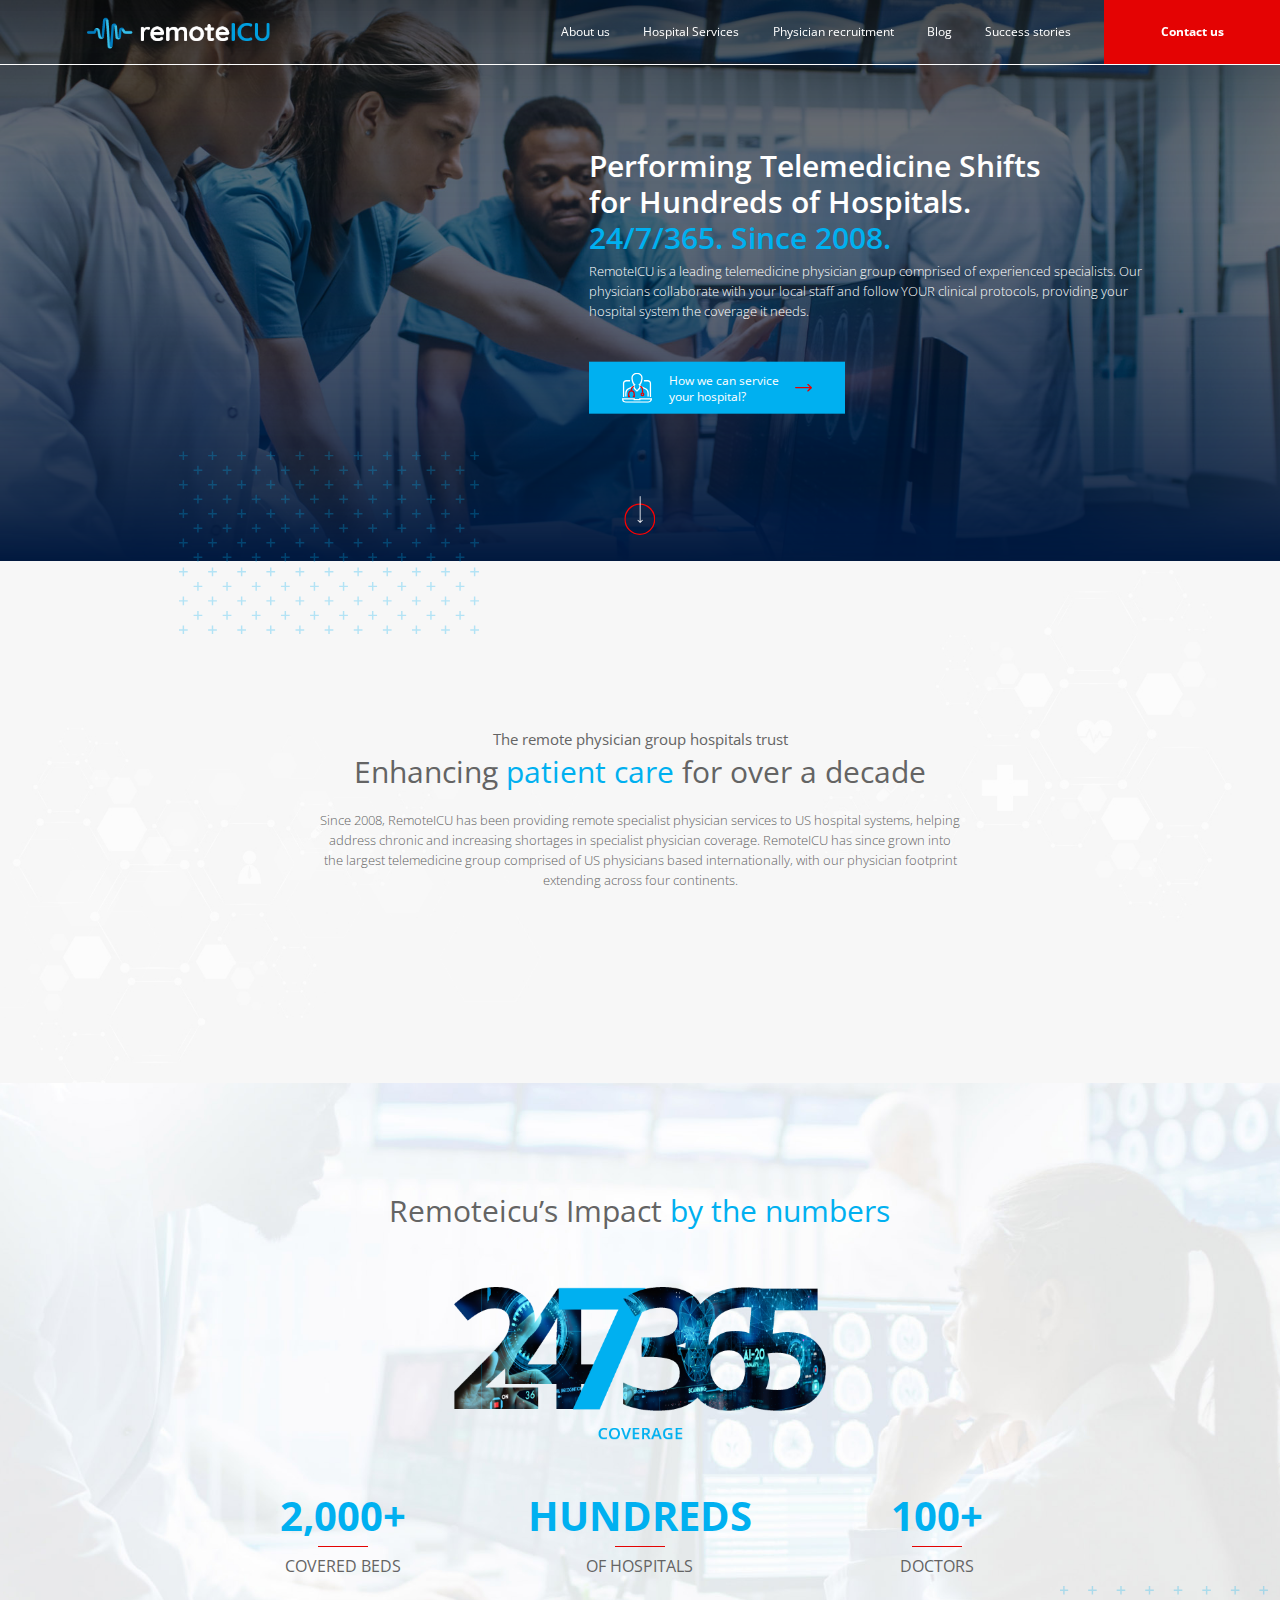
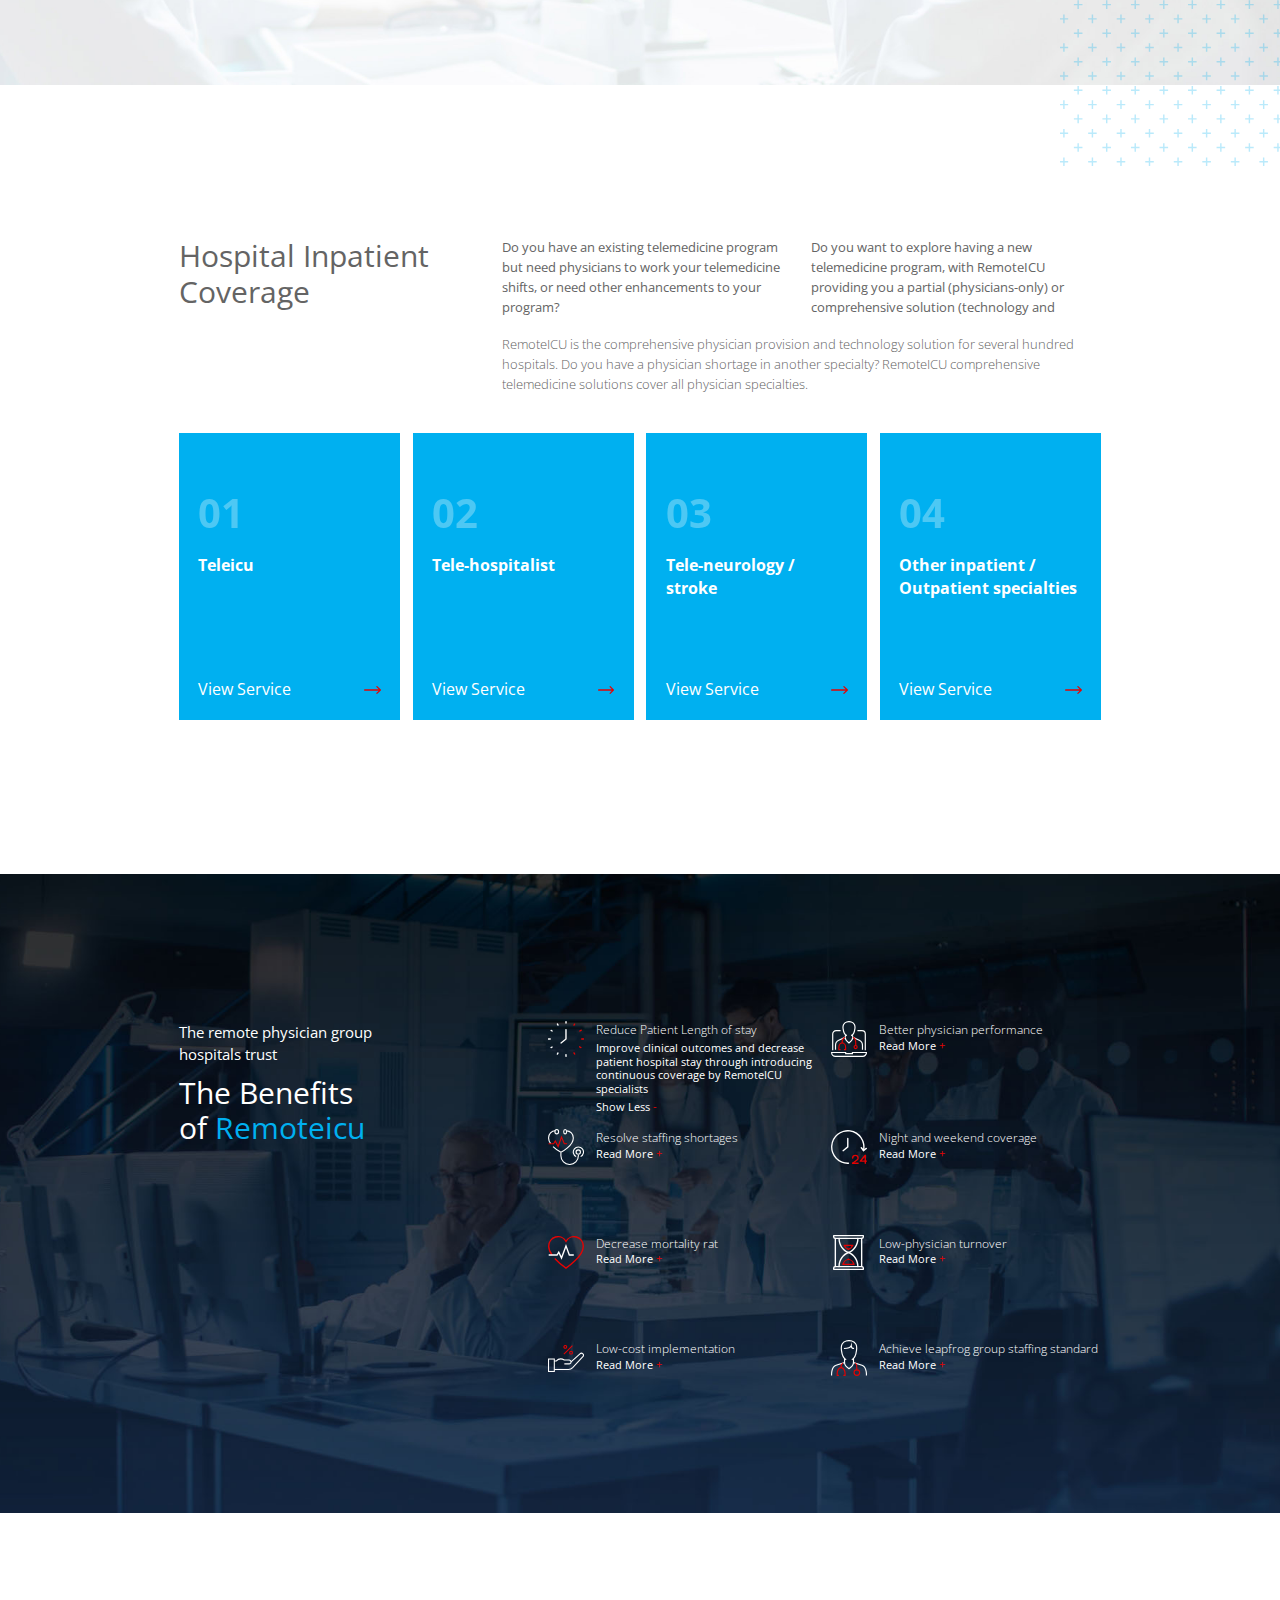
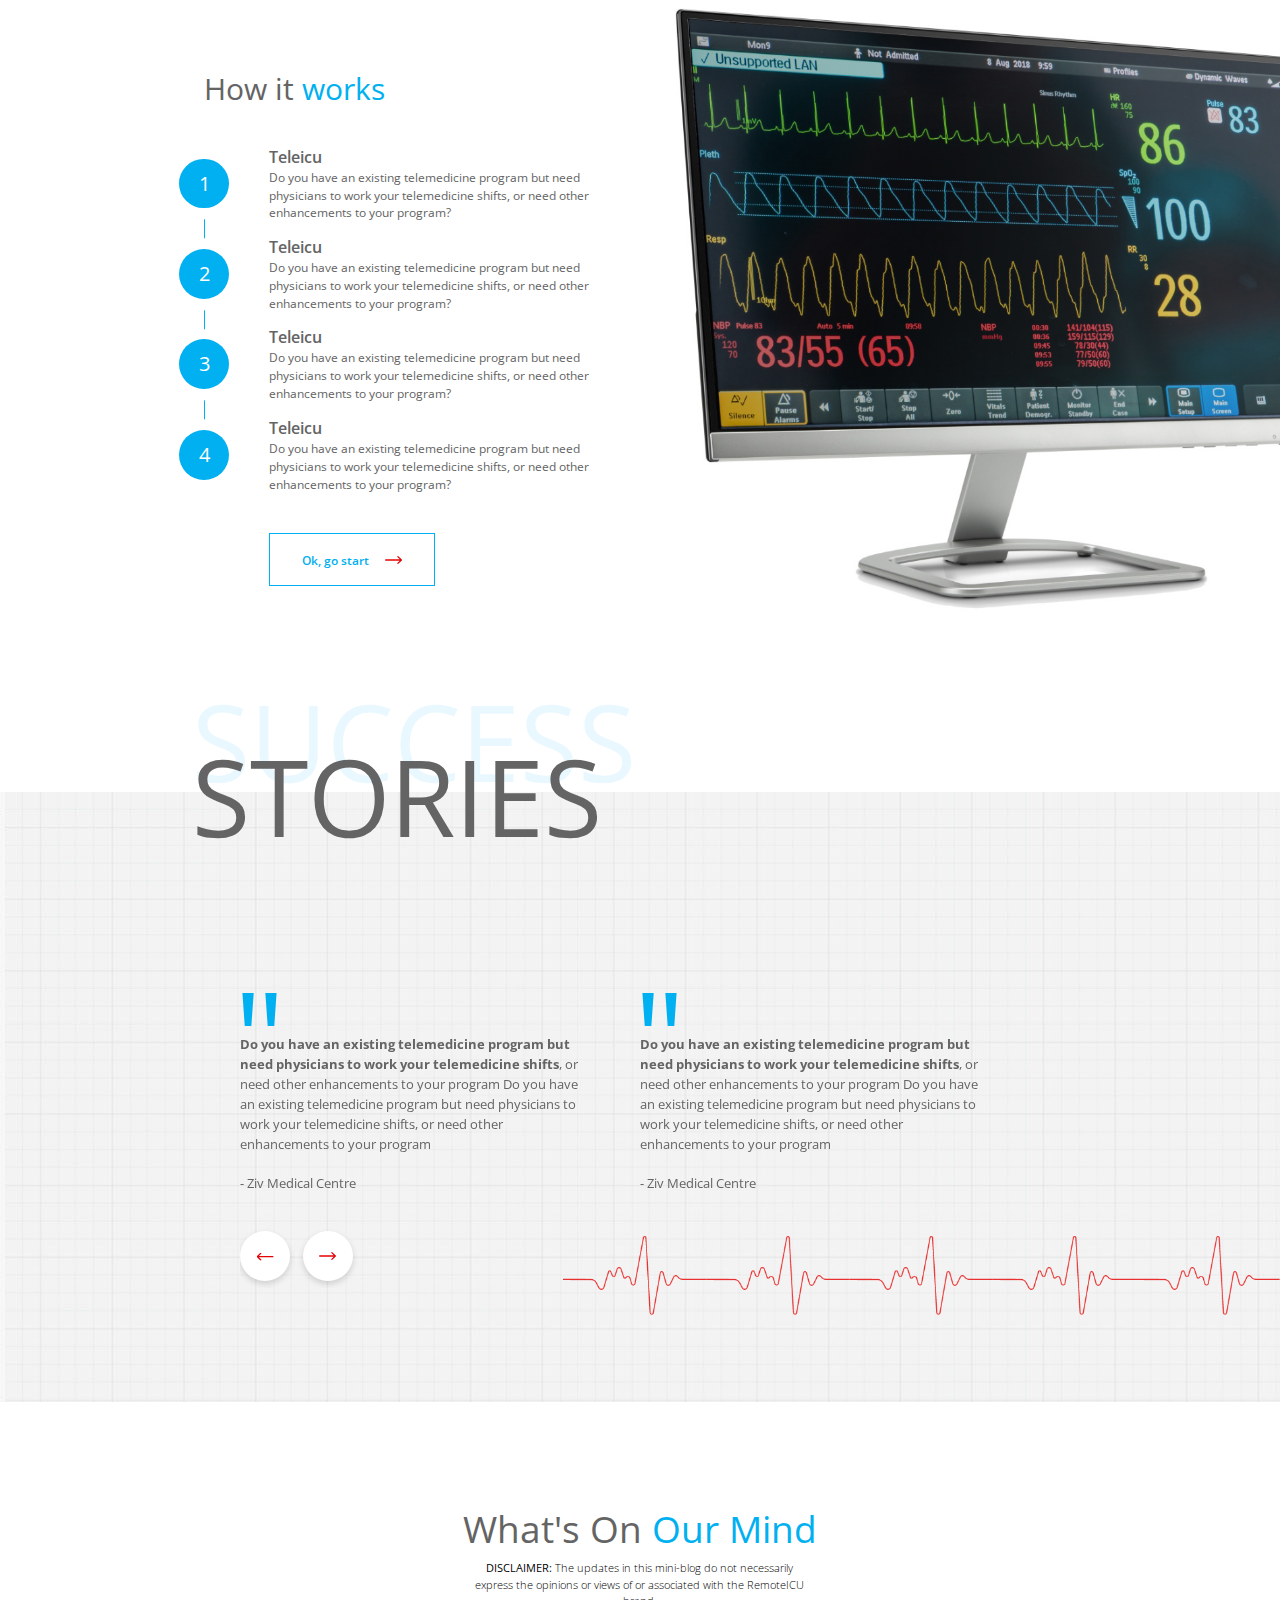
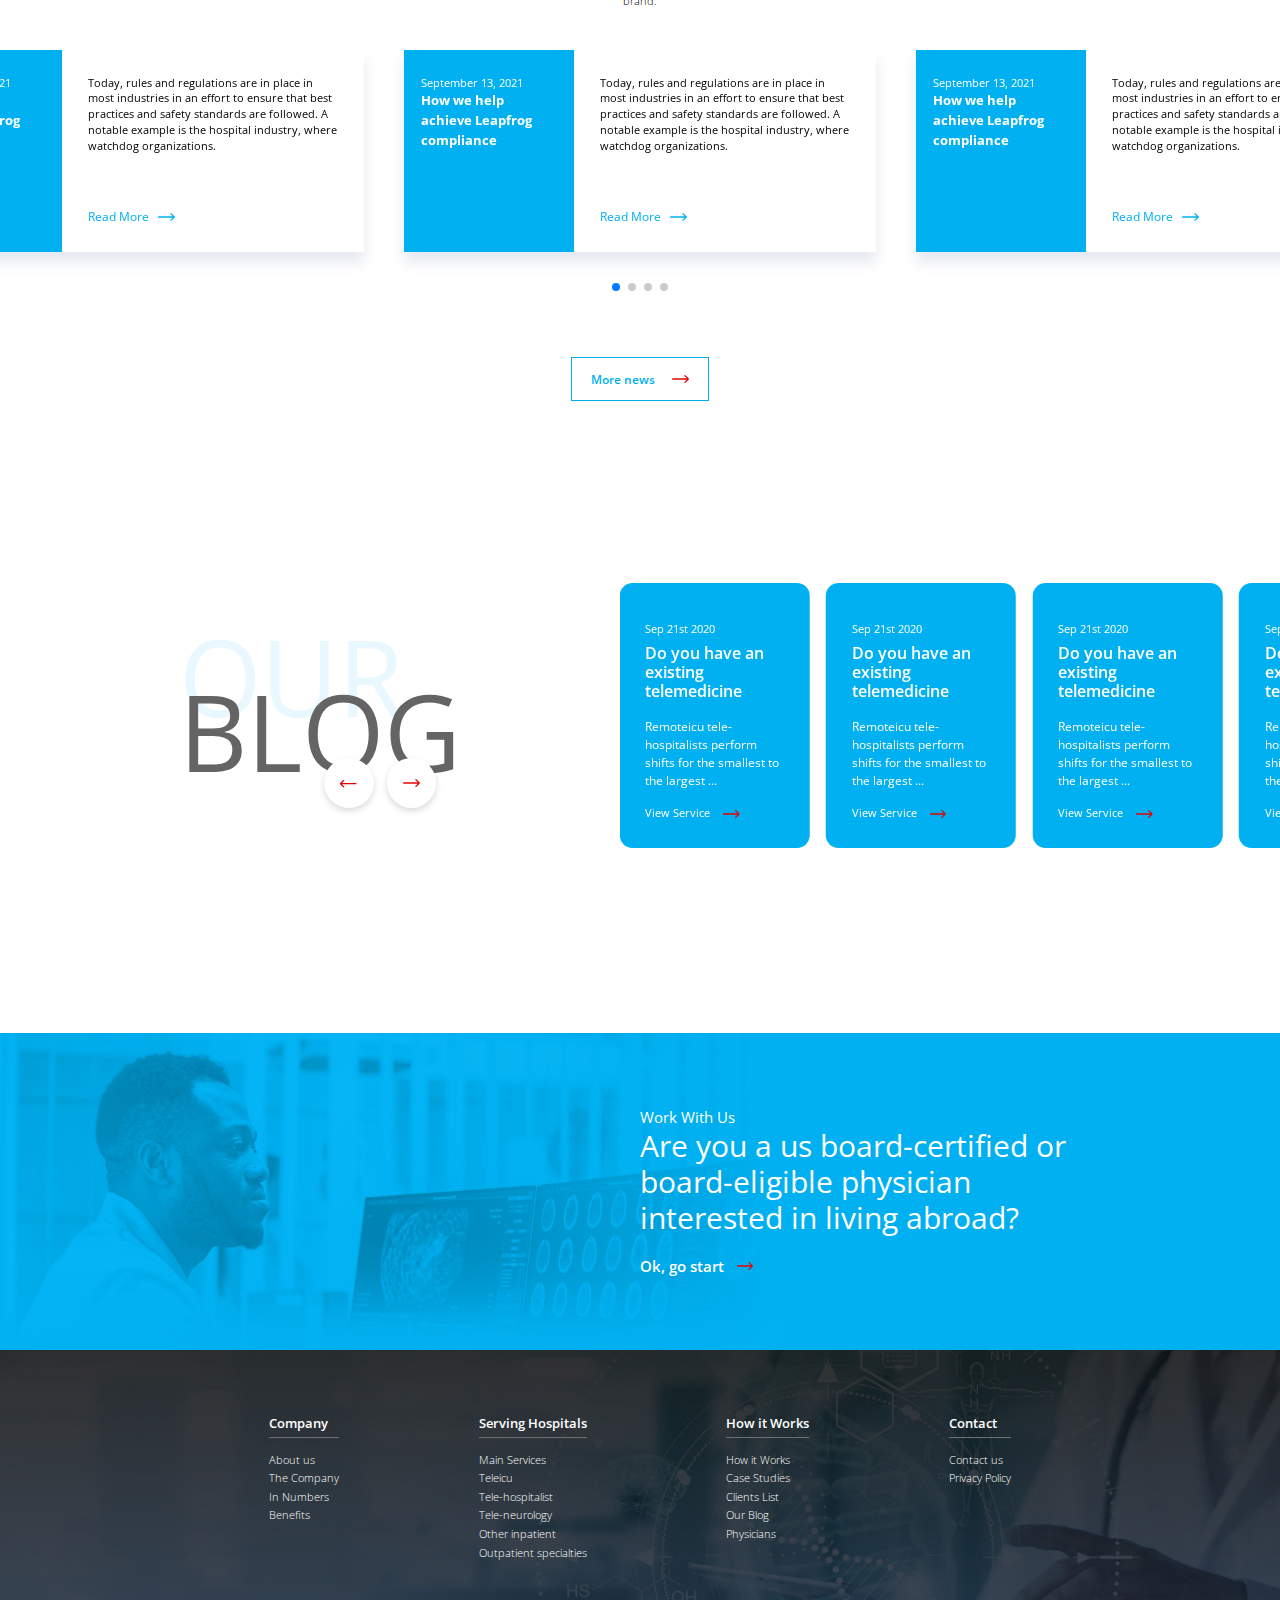
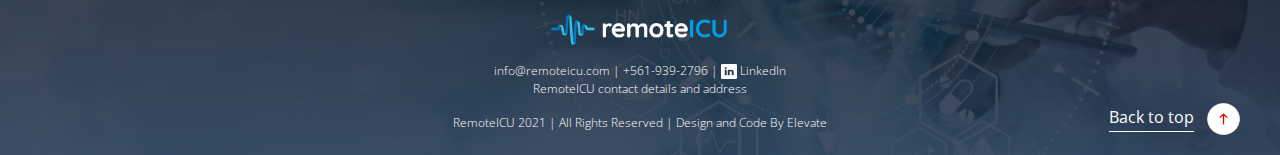
<file: index.html>
<!DOCTYPE html>
<html lang="en-US">

<head>
  <!-- Meta -->
  <meta charset="UTF-8">
  <meta name="viewport" content="width=device-width, initial-scale=1.0">
  <meta name="description" content="RemoteICU">
  <title>RemoteICU — Homepage</title>

  <!-- Fonts -->
  <link rel="preconnect" href="https://fonts.gstatic.com">
  <link href="https://fonts.googleapis.com/css2?family=Open+Sans:wght@300;400;600;700&display=swap" rel="stylesheet">

  <!-- Style (Vendor) -->
  <link rel="stylesheet" href="css/swiper-bundle.min.css">

  <!-- Style -->
  <link rel="stylesheet" href="css/style.css">
  <link rel="stylesheet" href="css/home.css">

  <!-- Favicon -->
  <link rel="icon" href="img/icons/favicon.png">
</head>

<body>

  <!-- Header -->
  <header class="header">
    <div class="container">
      <!-- Logo -->
      <div class="header-logo">
        <img src="img/icons/logo.png" alt="remote-icu-logo">
      </div>
      <!-- Links -->
      <div class="header-links f-d-2 f-m-2">
        <ul>
          <!-- Item -->
          <li>
            <a href="#">About us</a>
          </li>
          <!-- Item -->
          <li>
            <a href="#">Hospital Services</a>
          </li>
          <!-- Item -->
          <li>
            <a href="#">Physician recruitment</a>
          </li>
          <!-- Item -->
          <li>
            <a href="#">Blog</a>
          </li>
          <!-- Item -->
          <li>
            <a href="#">Success stories </a>
          </li>
          <!-- Item -->
          <li>
            <a href="#" class="header-btn bold">Contact us</a>
          </li>
        </ul>
      </div>
      <!-- Hamburger -->
      <div class="header-hamburger">
        <button class="hamburger hamburger--slider" type="button" aria-label="hamburger-menu-button">
          <span class="hamburger-box">
            <span class="hamburger-inner"></span>
          </span>
        </button>
      </div>
    </div>
  </header>

  <!-- Banner -->
  <div class="banner">
    <!-- Img -->
    <div class="banner-img">
      <picture>
        <source media="(min-width:1024px)" srcset="img/home/banner.jpg">
        <img src="img/home/banner-mobile.jpg" alt="banner-img">
      </picture>
    </div>
    <!-- Overlay -->
    <div class="banner-overlay"></div>
    <!-- Stars -->
    <div class="banner-stars">
      <img src="img/global/stars-blue.svg" alt="stars-img">
    </div>
    <!-- Scroll -->
    <div class="banner-scroll">
      <img src="img/icons/scroll-arrow.svg" alt="scroll-arrow-icon">
    </div>
    <!-- Container -->
    <div class="container">
      <!-- Text -->
      <div class="banner-text right">
        <h1 class="f-d-7 f-m-3 medium">
          Performing Telemedicine Shifts<br> for Hundreds of Hospitals. 
          <span class="text-blue d-block">24/7/365. Since 2008.</span>
        </h1>
        <p class="f-d-3 f-m-1 light">
          RemoteICU is a leading telemedicine physician group comprised of experienced specialists.  Our physicians collaborate with your local staff and follow YOUR clinical protocols, providing your hospital system the coverage it needs.
        </p>
        <a href="#" class="btn btn-primary btn-large f-d-2 f-m-1">
          <img class="btn-icon" src="img/icons/doctor.svg" alt="doctor-icon">
          <span>
            How we can service<br>
            your hospital? 
          </span>
          <img class="btn-arrow" src="img/icons/arrow-right-red.svg" alt="arrow-right">
        </a>
      </div>
    </div>
  </div>

  <!-- About -->
  <div class="about">
    <div class="container">
      <p class="f-d-4 f-m-1">The remote physician group hospitals trust</p>
      <h2 class="f-d-7 f-m-4 regular">Enhancing <span class="text-blue">patient care</span> for over a decade</h2>
      <p class="f-d-3 f-m-2 light">Since 2008, RemoteICU has been providing remote specialist physician services to US hospital systems, helping address chronic and increasing shortages in specialist physician coverage. RemoteICU has since grown into the largest telemedicine group comprised of US physicians based internationally, with our physician footprint extending across four continents.</p>
    </div>
  </div>

  <!-- Numbers -->
  <div class="numbers">
    <div class="container">
      <h2 class="f-d-7 f-m-4 regular">Remoteicu’s Impact <span class="text-blue">by the numbers</span></h2>
      <img src="img/global/numbers.png" alt="numbers-img">
      <ul>
        <!-- Item -->
        <li>
          <h3 class="f-d-8 f-m-4 text-blue">2,000+</h3>
          <div class="line"></div>
          <p class="f-d-5 f-m-1">COVERED BEDS</p>
        </li>
        <!-- Item -->
        <li>
          <h3 class="f-d-8 f-m-4 text-blue">HUNDREDS</h3>
          <div class="line"></div>
          <p class="f-d-5 f-m-1">OF HOSPITALS</p>
        </li>
        <!-- Item -->
        <li>
          <h3 class="f-d-8 f-m-4 text-blue">100+</h3>
          <div class="line"></div>
          <p class="f-d-5 f-m-1">DOCTORS</p>
        </li>
      </ul>
    </div>
    <!-- Stars -->
    <div class="numbers-stars">
      <img src="img/global/stars-blue.svg" alt="stars-img">
    </div>
  </div>

  <!-- Services -->
  <div class="home-services">
    <div class="container">
      <!-- Text -->
      <div class="text text-gray">
        <h2 class="f-d-7 f-m-4 regular">Hospital Inpatient<br> Coverage
        </h2>
        <div class="text-grid">
          <p class="f-d-3 f-m-2">Do you have an existing telemedicine program but need physicians to work your telemedicine shifts, or need other enhancements to your program?
          </p>
          <p class="f-d-3 f-m-2">Do you want to explore having a new telemedicine program, with RemoteICU providing you a partial (physicians-only) or comprehensive solution (technology and
          </p>
          <p class="f-d-3 f-m-2 light">RemoteICU is the comprehensive physician provision and technology solution for several hundred hospitals. Do you have a physician shortage in another specialty? RemoteICU comprehensive telemedicine solutions cover all physician specialties.
          </p>
        </div>
      </div>
      <!-- Cards -->
      <div class="service-cards">
        <ul>
          <!-- Item -->
          <li>
            <div class="text">
              <p class="f-d-8 f-m-5 number bold">01</p>
              <h3 class="f-d-5 f-m-2">Teleicu</h3>
              <p class="f-d-2 f-m-1 desc">Remoteicu tele-hospitalists perform shifts for the smallest to the largest telemedicine programs in the united states.</p>
              <a href="#">View Service <img src="img/icons/arrow-right-red.svg" alt="arrow-icon"></a>
            </div>
            <div class="img">
              <img src="img/global/service-cards-bg.jpg" alt="bg-img">
            </div>
          </li>
          <!-- Item -->
          <li>
            <div class="text">
              <p class="f-d-8 f-m-5 number bold">02</p>
              <h3 class="f-d-5 f-m-2">Tele-hospitalist</h3>
              <p class="f-d-2 f-m-1 desc">Remoteicu tele-hospitalists perform shifts for the smallest to the largest telemedicine programs in the united states.</p>
              <a href="#">View Service <img src="img/icons/arrow-right-red.svg" alt="arrow-icon"></a>
            </div>
            <div class="img">
              <img src="img/global/service-cards-bg.jpg" alt="bg-img">
            </div>
          </li>
          <!-- Item -->
          <li>
            <div class="text">
              <p class="f-d-8 f-m-5 number bold">03</p>
              <h3 class="f-d-5 f-m-2">Tele-neurology / stroke</h3>
              <p class="f-d-2 f-m-1 desc">Remoteicu tele-hospitalists perform shifts for the smallest to the largest telemedicine programs in the united states.</p>
              <a href="#">View Service <img src="img/icons/arrow-right-red.svg" alt="arrow-icon"></a>
            </div>
            <div class="img">
              <img src="img/global/service-cards-bg.jpg" alt="bg-img">
            </div>
          </li>
          <!-- Item -->
          <li>
            <div class="text">
              <p class="f-d-8 f-m-5 number bold">04</p>
              <h3 class="f-d-5 f-m-2">Other inpatient / Outpatient specialties</h3>
              <p class="f-d-2 f-m-1 desc">Remoteicu tele-hospitalists perform shifts for the smallest to the largest telemedicine programs in the united states.</p>
              <a href="#">View Service <img src="img/icons/arrow-right-red.svg" alt="arrow-icon"></a>
            </div>
            <div class="img">
              <img src="img/global/service-cards-bg.jpg" alt="bg-img">
            </div>
          </li>
        </ul>
      </div>
    </div>
  </div>

  <!-- Benefits -->
  <div class="benefits">
    <div class="container">
      <!-- Text -->
      <div class="text">
        <p class="f-d-4 f-m-1">
          The remote physician group<br>
          hospitals trust
        </p>
        <h2 class="f-d-7 f-m-4 regular">
          The Benefits <br>
          of <span class="text-blue">Remoteicu</span>
        </h2>
      </div>
      <!-- Img -->
      <div class="img">
        <ul>
          <!-- Item -->
          <li>
            <div class="img">
              <img src="img/icons/benefits-icon-1.svg" alt="benefit-icon">
            </div>
            <div class="text">
              <div class="collapsible show">
                <h3 class="f-d-2 f-m-1 light">Reduce Patient Length of stay</h3>
                <!-- Collapse -->
                <div class="collapse">
                  <p class="f-d-1 f-m-1">Improve clinical outcomes and decrease patient hospital stay through introducing continuous coverage by RemoteICU specialists</p>
                </div>
                <!-- Toggler -->
                <div class="collapse-toggler f-d-1 f-m-1">
                  <span class="more">
                    Read More <span class="text-red">+</span>
                  </span>
                  <span class="less">
                    Show Less <span class="text-red">-</span>
                  </span>
                </div>
              </div>
            </div>
          </li>
          <!-- Item -->
          <li>
            <div class="img">
              <img src="img/icons/benefits-icon-2.svg" alt="benefit-icon">
            </div>
            <div class="text">
              <div class="collapsible">
                <h3 class="f-d-2 f-m-1 light">Better physician performance</h3>
                <!-- Collapse -->
                <div class="collapse">
                  <p class="f-d-1 f-m-1">Improve clinical outcomes and decrease patient hospital stay through introducing continuous coverage by RemoteICU specialists</p>
                </div>
                <!-- Toggler -->
                <div class="collapse-toggler f-d-1 f-m-1">
                  <span class="more">
                    Read More <span class="text-red">+</span>
                  </span>
                  <span class="less">
                    Show Less <span class="text-red">-</span>
                  </span>
                </div>
              </div>
            </div>
          </li>
          <!-- Item -->
          <li>
            <div class="img">
              <img src="img/icons/benefits-icon-3.svg" alt="benefit-icon">
            </div>
            <div class="text">
              <div class="collapsible">
                <h3 class="f-d-2 f-m-1 light">Resolve staffing shortages</h3>
                <!-- Collapse -->
                <div class="collapse">
                  <p class="f-d-1 f-m-1">Improve clinical outcomes and decrease patient hospital stay through introducing continuous coverage by RemoteICU specialists</p>
                </div>
                <!-- Toggler -->
                <div class="collapse-toggler f-d-1 f-m-1">
                  <span class="more">
                    Read More <span class="text-red">+</span>
                  </span>
                  <span class="less">
                    Show Less <span class="text-red">-</span>
                  </span>
                </div>
              </div>
            </div>
          </li>
          <!-- Item -->
          <li>
            <div class="img">
              <img src="img/icons/benefits-icon-4.svg" alt="benefit-icon">
            </div>
            <div class="text">
              <div class="collapsible">
                <h3 class="f-d-2 f-m-1 light">Night and weekend coverage</h3>
                <!-- Collapse -->
                <div class="collapse">
                  <p class="f-d-1 f-m-1">Improve clinical outcomes and decrease patient hospital stay through introducing continuous coverage by RemoteICU specialists</p>
                </div>
                <!-- Toggler -->
                <div class="collapse-toggler f-d-1 f-m-1">
                  <span class="more">
                    Read More <span class="text-red">+</span>
                  </span>
                  <span class="less">
                    Show Less <span class="text-red">-</span>
                  </span>
                </div>
              </div>
            </div>
          </li>
          <!-- Item -->
          <li>
            <div class="img">
              <img src="img/icons/benefits-icon-5.svg" alt="benefit-icon">
            </div>
            <div class="text">
              <div class="collapsible">
                <h3 class="f-d-2 f-m-1 light">Decrease mortality rat</h3>
                <!-- Collapse -->
                <div class="collapse">
                  <p class="f-d-1 f-m-1">Improve clinical outcomes and decrease patient hospital stay through introducing continuous coverage by RemoteICU specialists</p>
                </div>
                <!-- Toggler -->
                <div class="collapse-toggler f-d-1 f-m-1">
                  <span class="more">
                    Read More <span class="text-red">+</span>
                  </span>
                  <span class="less">
                    Show Less <span class="text-red">-</span>
                  </span>
                </div>
              </div>
            </div>
          </li>
          <!-- Item -->
          <li>
            <div class="img">
              <img src="img/icons/benefits-icon-6.svg" alt="benefit-icon">
            </div>
            <div class="text">
              <div class="collapsible">
                <h3 class="f-d-2 f-m-1 light">Low-physician turnover</h3>
                <!-- Collapse -->
                <div class="collapse">
                  <p class="f-d-1 f-m-1">Improve clinical outcomes and decrease patient hospital stay through introducing continuous coverage by RemoteICU specialists</p>
                </div>
                <!-- Toggler -->
                <div class="collapse-toggler f-d-1 f-m-1">
                  <span class="more">
                    Read More <span class="text-red">+</span>
                  </span>
                  <span class="less">
                    Show Less <span class="text-red">-</span>
                  </span>
                </div>
              </div>
            </div>
          </li>
          <!-- Item -->
          <li>
            <div class="img">
              <img src="img/icons/benefits-icon-7.svg" alt="benefit-icon">
            </div>
            <div class="text">
              <div class="collapsible">
                <h3 class="f-d-2 f-m-1 light">Low-cost implementation</h3>
                <!-- Collapse -->
                <div class="collapse">
                  <p class="f-d-1 f-m-1">Improve clinical outcomes and decrease patient hospital stay through introducing continuous coverage by RemoteICU specialists</p>
                </div>
                <!-- Toggler -->
                <div class="collapse-toggler f-d-1 f-m-1">
                  <span class="more">
                    Read More <span class="text-red">+</span>
                  </span>
                  <span class="less">
                    Show Less <span class="text-red">-</span>
                  </span>
                </div>
              </div>
            </div>
          </li>
          <!-- Item -->
          <li>
            <div class="img">
              <img src="img/icons/benefits-icon-8.svg" alt="benefit-icon">
            </div>
            <div class="text">
              <div class="collapsible">
                <h3 class="f-d-2 f-m-1 light">Achieve leapfrog group staffing standard</h3>
                <!-- Collapse -->
                <div class="collapse">
                  <p class="f-d-1 f-m-1">Improve clinical outcomes and decrease patient hospital stay through introducing continuous coverage by RemoteICU specialists</p>
                </div>
                <!-- Toggler -->
                <div class="collapse-toggler f-d-1 f-m-1">
                  <span class="more">
                    Read More <span class="text-red">+</span>
                  </span>
                  <span class="less">
                    Show Less <span class="text-red">-</span>
                  </span>
                </div>
              </div>
            </div>
          </li>
        </ul>
      </div>
    </div>
  </div>

  <!-- How It Works -->
  <div class="how-it-works">
    <div class="container">
      <!-- Text -->
      <div class="text">
        <h2 class="f-d-7 f-m-4 regular">How it <span class="text-blue">works</span></h2>
        <ul>
          <!-- Item -->
          <li>
            <!-- Number -->
            <div class="number f-d-6 f-m-2">1</div>
            <!-- Text -->
            <div class="text">
              <h3 class="f-d-5 f-m-2 medium">Teleicu</h3>
              <p class="f-d-2 f-m-1">Do you have an existing telemedicine program but need physicians to work your telemedicine shifts, or need other enhancements to your program?</p>
            </div>
          </li>
          <!-- Item -->
          <li>
            <!-- Number -->
            <div class="number f-d-6 f-m-2">2</div>
            <!-- Text -->
            <div class="text">
              <h3 class="f-d-5 f-m-2 medium">Teleicu</h3>
              <p class="f-d-2 f-m-1">Do you have an existing telemedicine program but need physicians to work your telemedicine shifts, or need other enhancements to your program?</p>
            </div>
          </li>
          <!-- Item -->
          <li>
            <!-- Number -->
            <div class="number f-d-6 f-m-2">3</div>
            <!-- Text -->
            <div class="text">
              <h3 class="f-d-5 f-m-2 medium">Teleicu</h3>
              <p class="f-d-2 f-m-1">Do you have an existing telemedicine program but need physicians to work your telemedicine shifts, or need other enhancements to your program?</p>
            </div>
          </li>
          <!-- Item -->
          <li>
            <!-- Number -->
            <div class="number f-d-6 f-m-2">4</div>
            <!-- Text -->
            <div class="text">
              <h3 class="f-d-5 f-m-2 medium">Teleicu</h3>
              <p class="f-d-2 f-m-1">Do you have an existing telemedicine program but need physicians to work your telemedicine shifts, or need other enhancements to your program?</p>
            </div>
          </li>
        </ul>
        <a href="#" class="btn btn-secondary btn-large medium f-d-2 f-m-2">Ok, go start <img src="img/icons/arrow-right-red.svg" alt="arrow-icon" class="btn-arrow"></a>
      </div>
      <!-- Img -->
      <div class="img">
        <img src="img/global/how-it-works.jpg" alt="how-it-works-img">
      </div>
    </div>
  </div>

  <!-- Stories -->
  <div class="stories">
    <div class="container">
      <h2 class="regular">
        <span>SUCCESS</span>
        <span>STORIES</span>
      </h2>
      <div class="box">
        <!-- Swiper -->
        <div class="swiper-container">
          <div class="swiper-wrapper">
            <!-- Swiper Slide -->
            <div class="swiper-slide">
              <div class="story">
                <p class="quote text-blue">"</p>
                <p class="f-d-3 f-m-2">
                  <span class="bold">Do you have an existing telemedicine program but need physicians to work your telemedicine shifts</span>, or need other enhancements to your program
                  Do you have an existing telemedicine program but need physicians to work your telemedicine shifts, or need other enhancements to your program
                </p>
                <p class="f-d-3 f-m-1">- Ziv Medical Centre</p>
              </div>
            </div>
            <!-- Swiper Slide -->
            <div class="swiper-slide">
              <div class="story">
                <p class="quote text-blue">"</p>
                <p class="f-d-3 f-m-2">
                  <span class="bold">Do you have an existing telemedicine program but need physicians to work your telemedicine shifts</span>, or need other enhancements to your program
                  Do you have an existing telemedicine program but need physicians to work your telemedicine shifts, or need other enhancements to your program
                </p>
                <p class="f-d-3 f-m-1">- Ziv Medical Centre</p>
              </div>
            </div>
            <!-- Swiper Slide -->
            <div class="swiper-slide">
              <div class="story">
                <p class="quote text-blue">"</p>
                <p class="f-d-3 f-m-2">
                  <span class="bold">Do you have an existing telemedicine program but need physicians to work your telemedicine shifts</span>, or need other enhancements to your program
                  Do you have an existing telemedicine program but need physicians to work your telemedicine shifts, or need other enhancements to your program
                </p>
                <p class="f-d-3 f-m-1">- Ziv Medical Centre</p>
              </div>
            </div>
          </div>
          <!-- Add Arrows -->
          <div class="swiper-arrows">
            <div class="swiper-button-next"></div>
            <div class="swiper-button-prev"></div>
          </div>
        </div>
        <!-- Red Line -->
        <div class="red-line">
          <img src="img/global/red-line.png" alt="red-line-img">
        </div>
      </div>
    </div>
  </div>

  <!-- Mini Blog Slider -->
  <div class="mini-blog-slider">
    <div class="container">
      <div class="heading">
        <h2 class="f-d-55 f-m-50 regular text-gray">What's On <span class="text-blue">Our Mind</span></h2>
        <p class="f-d-1 f-m-2">DISCLAIMER: <span class="light">The updates in this mini-blog do not necessarily express 
          the opinions or views of or associated with the RemoteICU brand.</span></p>
      </div>
      <div class="swiper-container">
        <div class="swiper-wrapper">
          <!-- Slide -->
          <div class="swiper-slide">
            <div class="mini-blog-card">
              <div class="title">
                <p class="f-d-1 f-m-1">September 13, 2021</p>
                <h3 class="f-d-3 f-m-2">How we help achieve Leapfrog compliance</h3>
              </div>
              <div class="text">
                <p class="f-d-1 f-m-2">Today, rules and regulations are in place in most industries in an effort to ensure that best practices and safety standards are followed. A notable example is the hospital industry, where watchdog organizations.</p>
                <a href="#" class="text-blue f-d-2 f-m-1">Read More <img src="img/icons/arrow-right-blue.svg" alt="arrow-icon" class="btn-arrow"></a>
              </div>
            </div>
          </div>
          <!-- Slide -->
          <div class="swiper-slide">
            <div class="mini-blog-card">
              <div class="title">
                <p class="f-d-1 f-m-1">September 13, 2021</p>
                <h3 class="f-d-3 f-m-2">How we help achieve Leapfrog compliance</h3>
              </div>
              <div class="text">
                <p class="f-d-1 f-m-2">Today, rules and regulations are in place in most industries in an effort to ensure that best practices and safety standards are followed. A notable example is the hospital industry, where watchdog organizations.</p>
                <a href="#" class="text-blue f-d-2 f-m-1">Read More <img src="img/icons/arrow-right-blue.svg" alt="arrow-icon" class="btn-arrow"></a>
              </div>
            </div>
          </div>
          <!-- Slide -->
          <div class="swiper-slide">
            <div class="mini-blog-card">
              <div class="title">
                <p class="f-d-1 f-m-1">September 13, 2021</p>
                <h3 class="f-d-3 f-m-2">How we help achieve Leapfrog compliance</h3>
              </div>
              <div class="text">
                <p class="f-d-1 f-m-2">Today, rules and regulations are in place in most industries in an effort to ensure that best practices and safety standards are followed. A notable example is the hospital industry, where watchdog organizations.</p>
                <a href="#" class="text-blue f-d-2 f-m-1">Read More <img src="img/icons/arrow-right-blue.svg" alt="arrow-icon" class="btn-arrow"></a>
              </div>
            </div>
          </div>
          <!-- Slide -->
          <div class="swiper-slide">
            <div class="mini-blog-card">
              <div class="title">
                <p class="f-d-1 f-m-1">September 13, 2021</p>
                <h3 class="f-d-3 f-m-2">How we help achieve Leapfrog compliance</h3>
              </div>
              <div class="text">
                <p class="f-d-1 f-m-2">Today, rules and regulations are in place in most industries in an effort to ensure that best practices and safety standards are followed. A notable example is the hospital industry, where watchdog organizations.</p>
                <a href="#" class="text-blue f-d-2 f-m-1">Read More <img src="img/icons/arrow-right-blue.svg" alt="arrow-icon" class="btn-arrow"></a>
              </div>
            </div>
          </div>
        </div>
        <div class="swiper-pagination"></div>
      </div>
      <a href="#" class="btn btn-secondary medium f-d-2 f-m-2">More news <img src="img/icons/arrow-right-red.svg" alt="arrow-icon" class="btn-arrow"></a>
    </div>
  </div>

  <!-- Our Blog -->
  <div class="our-blog">
    <div class="container">
      <div class="text">
        <h2 class="regular">
          <span>OUR</span>
          <span>BLOG</span>
        </h2>
        <!-- Add Arrows -->
        <div class="swiper-arrows">
          <div class="swiper-button-next"></div>
          <div class="swiper-button-prev"></div>
        </div>
      </div>
      <!-- Swiper -->
      <div class="swiper-container">
        <div class="swiper-wrapper">
          <!-- Swiper Slide -->
          <div class="swiper-slide">
            <div class="blog-post">
              <p class="f-d-1 f-m-1">Sep 21st 2020</p>
              <h3 class="f-d-5 f-m-2 medium">Do you have an existing telemedicine</h3>
              <p class="f-d-2 f-m-2">Remoteicu tele-hospitalists perform shifts for the smallest to the largest ...</p>
              <a href="#" class="f-d-1 f-m-1">View Service <img src="img/icons/arrow-right-red.svg" alt="arrow-icon"></a>
            </div>
          </div>
          <!-- Swiper Slide -->
          <div class="swiper-slide">
            <div class="blog-post">
              <p class="f-d-1 f-m-1">Sep 21st 2020</p>
              <h3 class="f-d-5 f-m-2 medium">Do you have an existing telemedicine</h3>
              <p class="f-d-2 f-m-2">Remoteicu tele-hospitalists perform shifts for the smallest to the largest ...</p>
              <a href="#" class="f-d-1 f-m-1">View Service <img src="img/icons/arrow-right-red.svg" alt="arrow-icon"></a>
            </div>
          </div>
          <!-- Swiper Slide -->
          <div class="swiper-slide">
            <div class="blog-post">
              <p class="f-d-1 f-m-1">Sep 21st 2020</p>
              <h3 class="f-d-5 f-m-2 medium">Do you have an existing telemedicine</h3>
              <p class="f-d-2 f-m-2">Remoteicu tele-hospitalists perform shifts for the smallest to the largest ...</p>
              <a href="#" class="f-d-1 f-m-1">View Service <img src="img/icons/arrow-right-red.svg" alt="arrow-icon"></a>
            </div>
          </div>
          <!-- Swiper Slide -->
          <div class="swiper-slide">
            <div class="blog-post">
              <p class="f-d-1 f-m-1">Sep 21st 2020</p>
              <h3 class="f-d-5 f-m-2 medium">Do you have an existing telemedicine</h3>
              <p class="f-d-2 f-m-2">Remoteicu tele-hospitalists perform shifts for the smallest to the largest ...</p>
              <a href="#" class="f-d-1 f-m-1">View Service <img src="img/icons/arrow-right-red.svg" alt="arrow-icon"></a>
            </div>
          </div>
        </div>
      </div>
    </div>
  </div>

  <!-- Work With Us -->
  <div class="work-with-us">
    <div class="container">
      <div class="text">
        <p class="f-d-4 f-m-2">Work With Us</p>
        <h2 class="f-d-7 f-m-4 regular">Are you a us board-certified
          or board-eligible physician interested in living abroad?</h2>
        <a href="#" class="f-d-4 f-m-2 medium">Ok, go start <img src="img/icons/arrow-right-red.svg" alt="arrow-icon"></a>
      </div>
    </div>
  </div>

  <!-- Footer -->
  <footer class="footer">
    <div class="container">
      <!-- Links -->
      <div class="footer-links">
        <ul>
          <!-- Item -->
          <li>
            <!-- Collapse -->
            <div class="collapsible">
              <!-- Toggler -->
              <div class="collapse-toggler f-d-3 f-m-2 medium">
                Company
                <span class="d-mobile f-m-4 text-blue">+</span>
              </div>
              <!-- Collapse -->
              <div class="collapse f-d-1 f-m-1 light">
                <ul>
                  <!-- Item -->
                  <li>
                    <a href="#">About us</a>
                  </li>
                  <!-- Item -->
                  <li>
                    <a href="#">The Company</a>
                  </li>
                  <!-- Item -->
                  <li>
                    <a href="#">In Numbers</a>
                  </li>
                  <!-- Item -->
                  <li>
                    <a href="#">Benefits</a>
                  </li>
                </ul>
              </div>
            </div>
          </li>
          <!-- Item -->
          <li>
            <!-- Collapse -->
            <div class="collapsible">
              <!-- Toggler -->
              <div class="collapse-toggler f-d-3 f-m-2 medium">
                Serving Hospitals
                <span class="d-mobile f-m-4 text-blue">+</span>
              </div>
              <!-- Collapse -->
              <div class="collapse f-d-1 f-m-1 light">
                <ul>
                  <!-- Item -->
                  <li>
                    <a href="#">Main Services</a>
                  </li>
                  <!-- Item -->
                  <li>
                    <a href="#">Teleicu</a>
                  </li>
                  <!-- Item -->
                  <li>
                    <a href="#">Tele-hospitalist</a>
                  </li>
                  <!-- Item -->
                  <li>
                    <a href="#">Tele-neurology</a>
                  </li>
                  <!-- Item -->
                  <li>
                    <a href="#">Other inpatient</a>
                  </li>
                  <!-- Item -->
                  <li>
                    <a href="#">Outpatient specialties</a>
                  </li>
                </ul>
              </div>
            </div>
          </li>
          <!-- Item -->
          <li>
            <!-- Collapse -->
            <div class="collapsible">
              <!-- Toggler -->
              <div class="collapse-toggler f-d-3 f-m-2 medium">
                How it Works
                <span class="d-mobile f-m-4 text-blue">+</span>
              </div>
              <!-- Collapse -->
              <div class="collapse f-d-1 f-m-1 light">
                <ul>
                  <!-- Item -->
                  <li>
                    <a href="#">How it Works</a>
                  </li>
                  <!-- Item -->
                  <li>
                    <a href="#">Case Studies</a>
                  </li>
                  <!-- Item -->
                  <li>
                    <a href="#">Clients List</a>
                  </li>
                  <!-- Item -->
                  <li>
                    <a href="#">Our Blog</a>
                  </li>
                  <!-- Item -->
                  <li>
                    <a href="#">Physicians</a>
                  </li>
                </ul>
              </div>
            </div>
          </li>
          <!-- Item -->
          <li>
            <!-- Collapse -->
            <div class="collapsible">
              <!-- Toggler -->
              <div class="collapse-toggler f-d-3 f-m-2 medium">
                Contact
                <span class="d-mobile f-m-4 text-blue">+</span>
              </div>
              <!-- Collapse -->
              <div class="collapse f-d-1 f-m-1 light">
                <ul>
                  <!-- Item -->
                  <li>
                    <a href="#">Contact us</a>
                  </li>
                  <!-- Item -->
                  <li>
                    <a href="#">Privacy Policy</a>
                  </li>
                </ul>
              </div>
            </div>
          </li>
        </ul>
      </div>
      <!-- Logo -->
      <div class="footer-logo">
        <img src="img/icons/logo.png" alt="remote-icu-logo">
      </div>
      <!-- Copy -->
      <div class="footer-copy f-d-2 f-m-1 light">
        <p>
          info@remoteicu.com | +561-939-2796  | <img src="img/icons/linkedin-white.svg" alt="linkedin-icon"> LinkedIn
          <br>
          RemoteICU contact details and address
        </p>
        <p>RemoteICU 2021 | All Rights Reserved | Design and Code By Elevate</p>
      </div>
      <!-- Back To Top -->
      <div class="footer-back d-desktop">
        <a href="#">
          <span>Back to top</span>
          <img src="img/icons/back-to-top.svg" alt="back-to-top-icon">
        </a>
      </div>
    </div>
  </footer>

  <!-- Script (vendor) -->
  <script src="js/swiper-bundle.min.js"></script>

  <!-- Script -->
  <script src="js/app.js"></script>

</body>

</html>
</file>
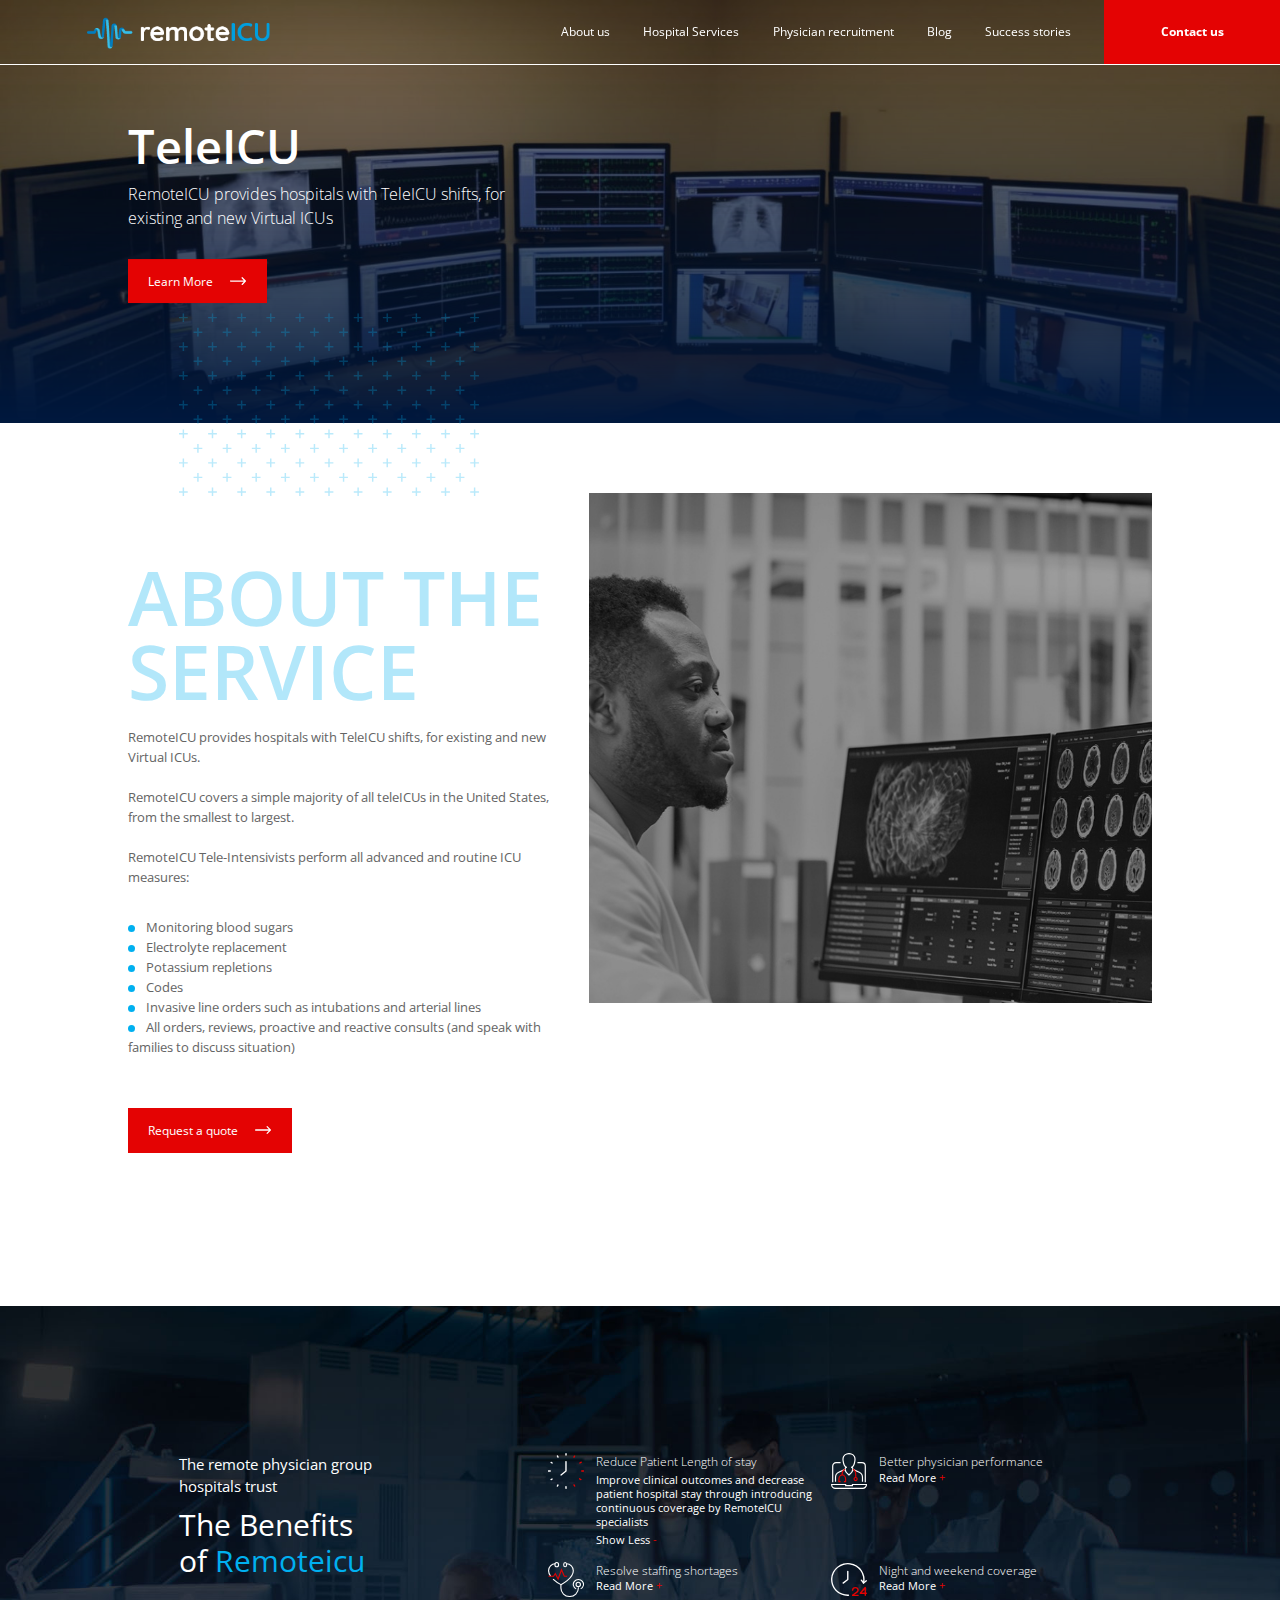
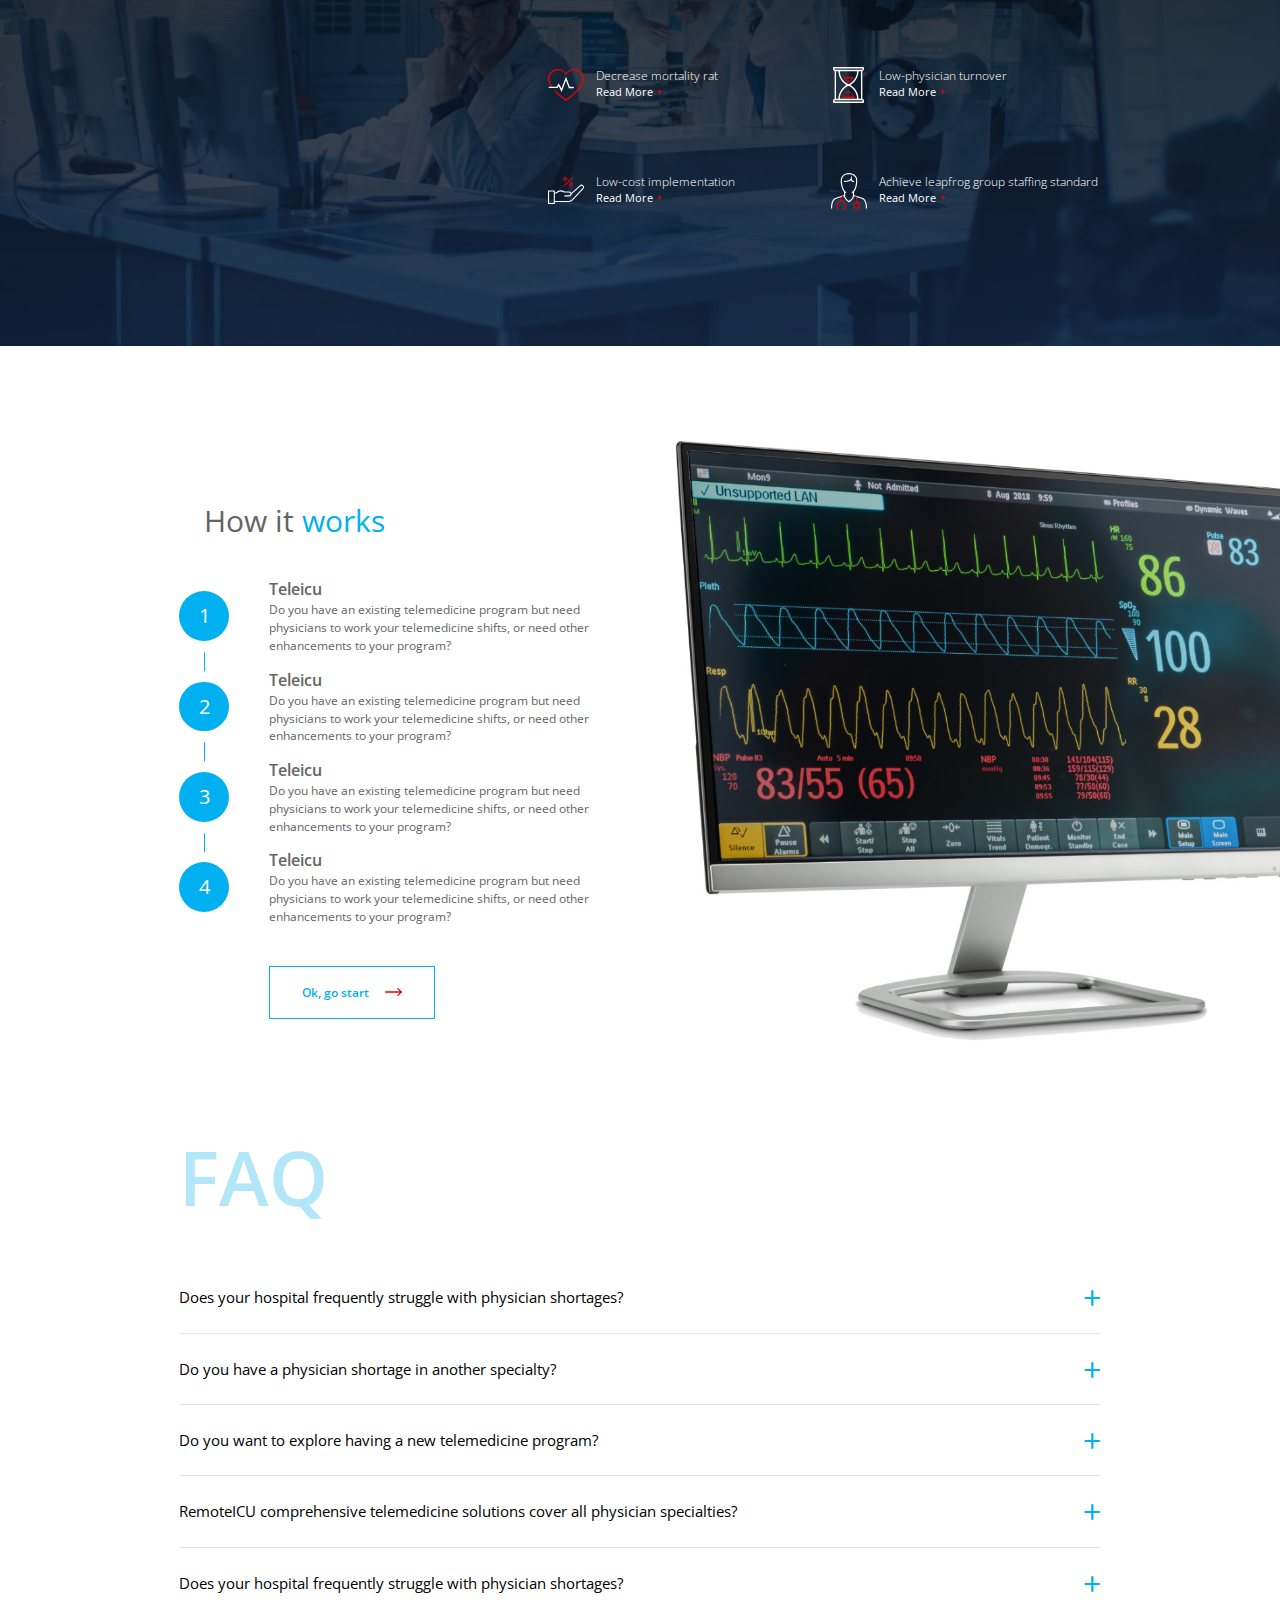
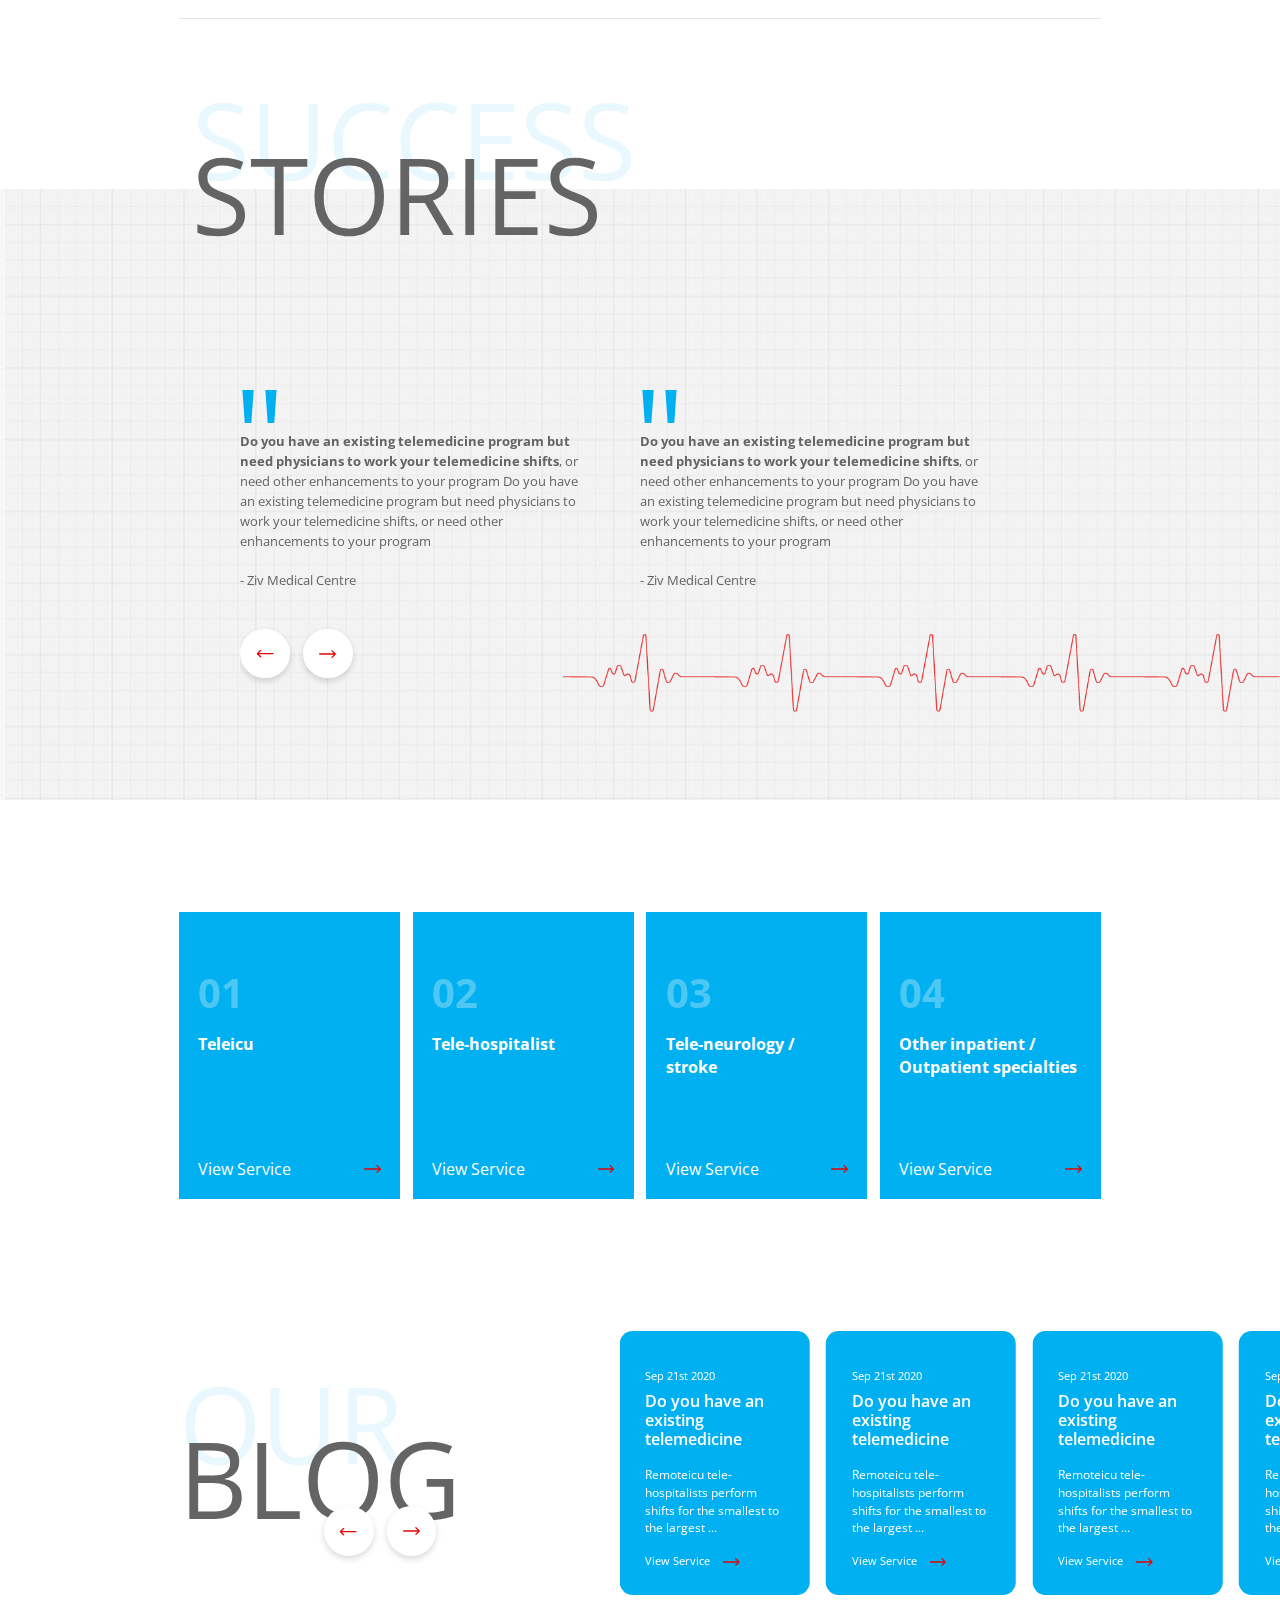
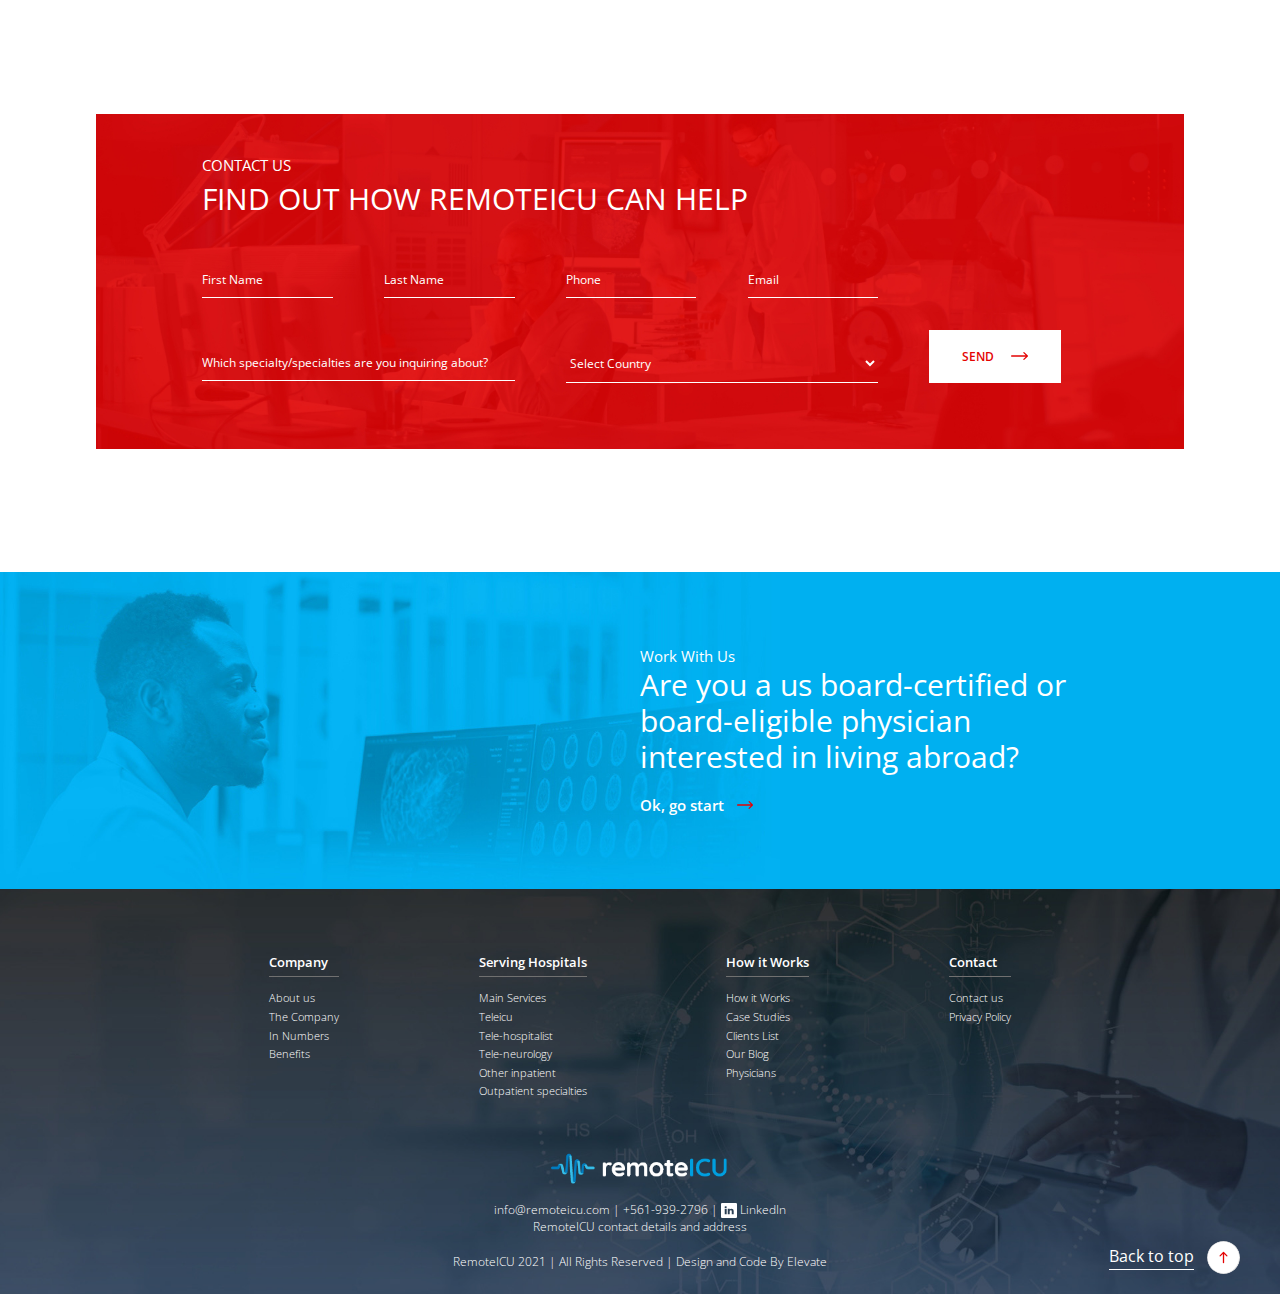
<file: about-service.html>
<!DOCTYPE html>
<html lang="en-US">

<head>
  <!-- Meta -->
  <meta charset="UTF-8">
  <meta name="viewport" content="width=device-width, initial-scale=1.0">
  <meta name="description" content="RemoteICU">
  <title>RemoteICU — About Service</title>

  <!-- Fonts -->
  <link rel="preconnect" href="https://fonts.gstatic.com">
  <link href="https://fonts.googleapis.com/css2?family=Open+Sans:wght@300;400;600;700&display=swap" rel="stylesheet">

  <!-- Style (Vendor) -->
  <link rel="stylesheet" href="css/swiper-bundle.min.css">

  <!-- Style -->
  <link rel="stylesheet" href="css/style.css">
  <link rel="stylesheet" href="css/about-service.css">
  
  <!-- Favicon -->
  <link rel="icon" href="img/icons/favicon.png">
</head>

<body>

  <!-- Header -->
  <header class="header">
    <div class="container">
      <!-- Logo -->
      <div class="header-logo">
        <img src="img/icons/logo.png" alt="remote-icu-logo">
      </div>
      <!-- Links -->
      <div class="header-links f-d-2 f-m-2">
        <ul>
          <!-- Item -->
          <li>
            <a href="#">About us</a>
          </li>
          <!-- Item -->
          <li>
            <a href="#">Hospital Services</a>
          </li>
          <!-- Item -->
          <li>
            <a href="#">Physician recruitment</a>
          </li>
          <!-- Item -->
          <li>
            <a href="#">Blog</a>
          </li>
          <!-- Item -->
          <li>
            <a href="#">Success stories </a>
          </li>
          <!-- Item -->
          <li>
            <a href="#" class="header-btn bold">Contact us</a>
          </li>
        </ul>
      </div>
      <!-- Hamburger -->
      <div class="header-hamburger">
        <button class="hamburger hamburger--slider" type="button" aria-label="hamburger-menu-button">
          <span class="hamburger-box">
            <span class="hamburger-inner"></span>
          </span>
        </button>
      </div>
    </div>
  </header>

  <!-- Banner -->
  <div class="banner">
    <!-- Img -->
    <div class="banner-img">
      <picture>
        <source media="(min-width:1024px)" srcset="img/about-service/banner.jpg">
        <img src="img/about-service/banner-mobile.jpg" alt="banner-img">
      </picture>
    </div>
    <!-- Overlay -->
    <div class="banner-overlay"></div>
    <!-- Stars -->
    <div class="banner-stars">
      <img src="img/global/stars-blue.svg" alt="stars-img">
    </div>
    <!-- Container -->
    <div class="container">
      <!-- Text -->
      <div class="banner-text">
        <h1 class="f-d-9 f-m-6 medium">
          TeleICU
        </h1>
        <p class="f-d-5 f-m-1 light">
          RemoteICU provides hospitals with TeleICU shifts, for<br> existing and new Virtual ICUs
        </p>
        <a href="#" class="btn btn-tertiary f-d-2 f-m-1">Learn More <img src="img/icons/arrow-right-white.svg" alt="arrow-icon" class="btn-arrow"></a>
      </div>
    </div>
  </div>

  <!-- About Service -->
  <div class="about-service">
    <div class="container">
      <!-- Text -->
      <div class="text">
        <h2 class="medium">ABOUT THE SERVICE</h2>
        <p class="f-d-3 f-m-2">
          RemoteICU provides hospitals with TeleICU shifts, for existing and new Virtual ICUs.
          <br><br>
          RemoteICU covers a simple majority of all teleICUs in the United States, from the smallest to largest.
          <br><br>
          RemoteICU Tele-Intensivists perform all advanced and routine ICU measures:
        </p>
        <ul class="f-d-3 f-m-2">
          <!-- Item -->
          <li>
            <img src="img/icons/circle-blue.svg" alt="circle-icon" class="bullet-icon">
            Monitoring blood sugars
          </li>
          <!-- Item -->
          <li>
            <img src="img/icons/circle-blue.svg" alt="circle-icon" class="bullet-icon">
            Electrolyte replacement
          </li>
          <!-- Item -->
          <li>
            <img src="img/icons/circle-blue.svg" alt="circle-icon" class="bullet-icon">
            Potassium repletions
          </li>
          <!-- Item -->
          <li>
            <img src="img/icons/circle-blue.svg" alt="circle-icon" class="bullet-icon">
            Codes
          </li>
          <!-- Item -->
          <li>
            <img src="img/icons/circle-blue.svg" alt="circle-icon" class="bullet-icon">
            Invasive line orders such as intubations and arterial lines
          </li>
          <!-- Item -->
          <li>
            <img src="img/icons/circle-blue.svg" alt="circle-icon" class="bullet-icon">
            All orders, reviews, proactive and reactive consults (and speak with families to discuss situation)
          </li>
        </ul>
        <a href="#" class="btn btn-tertiary f-d-2 f-m-1">
          Request a quote
          <img src="img/icons/arrow-right-white.svg" alt="arrow-icon" class="btn-arrow">
        </a>
      </div>
      <!-- Img -->
      <div class="img">
        <picture>
          <source media="(min-width:1024px)" srcset="img/about-service/about-service.jpg">
          <img src="img/about-service/about-service-mobile.jpg" alt="banner-img">
        </picture>
      </div>
    </div>
  </div>

  <!-- Benefits -->
  <div class="benefits">
    <div class="container">
      <!-- Text -->
      <div class="text">
        <p class="f-d-4 f-m-1">
          The remote physician group<br>
          hospitals trust
        </p>
        <h2 class="f-d-7 f-m-4 regular">
          The Benefits <br>
          of <span class="text-blue">Remoteicu</span>
        </h2>
      </div>
      <!-- Img -->
      <div class="img">
        <ul>
          <!-- Item -->
          <li>
            <div class="img">
              <img src="img/icons/benefits-icon-1.svg" alt="benefit-icon">
            </div>
            <div class="text">
              <div class="collapsible show">
                <h3 class="f-d-2 f-m-1 light">Reduce Patient Length of stay</h3>
                <!-- Collapse -->
                <div class="collapse">
                  <p class="f-d-1 f-m-1">Improve clinical outcomes and decrease patient hospital stay through introducing continuous coverage by RemoteICU specialists</p>
                </div>
                <!-- Toggler -->
                <div class="collapse-toggler f-d-1 f-m-1">
                  <span class="more">
                    Read More <span class="text-red">+</span>
                  </span>
                  <span class="less">
                    Show Less <span class="text-red">-</span>
                  </span>
                </div>
              </div>
            </div>
          </li>
          <!-- Item -->
          <li>
            <div class="img">
              <img src="img/icons/benefits-icon-2.svg" alt="benefit-icon">
            </div>
            <div class="text">
              <div class="collapsible">
                <h3 class="f-d-2 f-m-1 light">Better physician performance</h3>
                <!-- Collapse -->
                <div class="collapse">
                  <p class="f-d-1 f-m-1">Improve clinical outcomes and decrease patient hospital stay through introducing continuous coverage by RemoteICU specialists</p>
                </div>
                <!-- Toggler -->
                <div class="collapse-toggler f-d-1 f-m-1">
                  <span class="more">
                    Read More <span class="text-red">+</span>
                  </span>
                  <span class="less">
                    Show Less <span class="text-red">-</span>
                  </span>
                </div>
              </div>
            </div>
          </li>
          <!-- Item -->
          <li>
            <div class="img">
              <img src="img/icons/benefits-icon-3.svg" alt="benefit-icon">
            </div>
            <div class="text">
              <div class="collapsible">
                <h3 class="f-d-2 f-m-1 light">Resolve staffing shortages</h3>
                <!-- Collapse -->
                <div class="collapse">
                  <p class="f-d-1 f-m-1">Improve clinical outcomes and decrease patient hospital stay through introducing continuous coverage by RemoteICU specialists</p>
                </div>
                <!-- Toggler -->
                <div class="collapse-toggler f-d-1 f-m-1">
                  <span class="more">
                    Read More <span class="text-red">+</span>
                  </span>
                  <span class="less">
                    Show Less <span class="text-red">-</span>
                  </span>
                </div>
              </div>
            </div>
          </li>
          <!-- Item -->
          <li>
            <div class="img">
              <img src="img/icons/benefits-icon-4.svg" alt="benefit-icon">
            </div>
            <div class="text">
              <div class="collapsible">
                <h3 class="f-d-2 f-m-1 light">Night and weekend coverage</h3>
                <!-- Collapse -->
                <div class="collapse">
                  <p class="f-d-1 f-m-1">Improve clinical outcomes and decrease patient hospital stay through introducing continuous coverage by RemoteICU specialists</p>
                </div>
                <!-- Toggler -->
                <div class="collapse-toggler f-d-1 f-m-1">
                  <span class="more">
                    Read More <span class="text-red">+</span>
                  </span>
                  <span class="less">
                    Show Less <span class="text-red">-</span>
                  </span>
                </div>
              </div>
            </div>
          </li>
          <!-- Item -->
          <li>
            <div class="img">
              <img src="img/icons/benefits-icon-5.svg" alt="benefit-icon">
            </div>
            <div class="text">
              <div class="collapsible">
                <h3 class="f-d-2 f-m-1 light">Decrease mortality rat</h3>
                <!-- Collapse -->
                <div class="collapse">
                  <p class="f-d-1 f-m-1">Improve clinical outcomes and decrease patient hospital stay through introducing continuous coverage by RemoteICU specialists</p>
                </div>
                <!-- Toggler -->
                <div class="collapse-toggler f-d-1 f-m-1">
                  <span class="more">
                    Read More <span class="text-red">+</span>
                  </span>
                  <span class="less">
                    Show Less <span class="text-red">-</span>
                  </span>
                </div>
              </div>
            </div>
          </li>
          <!-- Item -->
          <li>
            <div class="img">
              <img src="img/icons/benefits-icon-6.svg" alt="benefit-icon">
            </div>
            <div class="text">
              <div class="collapsible">
                <h3 class="f-d-2 f-m-1 light">Low-physician turnover</h3>
                <!-- Collapse -->
                <div class="collapse">
                  <p class="f-d-1 f-m-1">Improve clinical outcomes and decrease patient hospital stay through introducing continuous coverage by RemoteICU specialists</p>
                </div>
                <!-- Toggler -->
                <div class="collapse-toggler f-d-1 f-m-1">
                  <span class="more">
                    Read More <span class="text-red">+</span>
                  </span>
                  <span class="less">
                    Show Less <span class="text-red">-</span>
                  </span>
                </div>
              </div>
            </div>
          </li>
          <!-- Item -->
          <li>
            <div class="img">
              <img src="img/icons/benefits-icon-7.svg" alt="benefit-icon">
            </div>
            <div class="text">
              <div class="collapsible">
                <h3 class="f-d-2 f-m-1 light">Low-cost implementation</h3>
                <!-- Collapse -->
                <div class="collapse">
                  <p class="f-d-1 f-m-1">Improve clinical outcomes and decrease patient hospital stay through introducing continuous coverage by RemoteICU specialists</p>
                </div>
                <!-- Toggler -->
                <div class="collapse-toggler f-d-1 f-m-1">
                  <span class="more">
                    Read More <span class="text-red">+</span>
                  </span>
                  <span class="less">
                    Show Less <span class="text-red">-</span>
                  </span>
                </div>
              </div>
            </div>
          </li>
          <!-- Item -->
          <li>
            <div class="img">
              <img src="img/icons/benefits-icon-8.svg" alt="benefit-icon">
            </div>
            <div class="text">
              <div class="collapsible">
                <h3 class="f-d-2 f-m-1 light">Achieve leapfrog group staffing standard</h3>
                <!-- Collapse -->
                <div class="collapse">
                  <p class="f-d-1 f-m-1">Improve clinical outcomes and decrease patient hospital stay through introducing continuous coverage by RemoteICU specialists</p>
                </div>
                <!-- Toggler -->
                <div class="collapse-toggler f-d-1 f-m-1">
                  <span class="more">
                    Read More <span class="text-red">+</span>
                  </span>
                  <span class="less">
                    Show Less <span class="text-red">-</span>
                  </span>
                </div>
              </div>
            </div>
          </li>
        </ul>
      </div>
    </div>
  </div>

  <!-- How It Works -->
  <div class="how-it-works">
    <div class="container">
      <!-- Text -->
      <div class="text">
        <h2 class="f-d-7 f-m-4 regular">How it <span class="text-blue">works</span></h2>
        <ul>
          <!-- Item -->
          <li>
            <!-- Number -->
            <div class="number f-d-6 f-m-2">1</div>
            <!-- Text -->
            <div class="text">
              <h3 class="f-d-5 f-m-2 medium">Teleicu</h3>
              <p class="f-d-2 f-m-1">Do you have an existing telemedicine program but need physicians to work your
                telemedicine shifts, or need other enhancements to your program?</p>
            </div>
          </li>
          <!-- Item -->
          <li>
            <!-- Number -->
            <div class="number f-d-6 f-m-2">2</div>
            <!-- Text -->
            <div class="text">
              <h3 class="f-d-5 f-m-2 medium">Teleicu</h3>
              <p class="f-d-2 f-m-1">Do you have an existing telemedicine program but need physicians to work your
                telemedicine shifts, or need other enhancements to your program?</p>
            </div>
          </li>
          <!-- Item -->
          <li>
            <!-- Number -->
            <div class="number f-d-6 f-m-2">3</div>
            <!-- Text -->
            <div class="text">
              <h3 class="f-d-5 f-m-2 medium">Teleicu</h3>
              <p class="f-d-2 f-m-1">Do you have an existing telemedicine program but need physicians to work your
                telemedicine shifts, or need other enhancements to your program?</p>
            </div>
          </li>
          <!-- Item -->
          <li>
            <!-- Number -->
            <div class="number f-d-6 f-m-2">4</div>
            <!-- Text -->
            <div class="text">
              <h3 class="f-d-5 f-m-2 medium">Teleicu</h3>
              <p class="f-d-2 f-m-1">Do you have an existing telemedicine program but need physicians to work your
                telemedicine shifts, or need other enhancements to your program?</p>
            </div>
          </li>
        </ul>
        <a href="#" class="btn btn-secondary btn-large medium f-d-2 f-m-2">Ok, go start <img
            src="img/icons/arrow-right-red.svg" alt="arrow-icon" class="btn-arrow"></a>
      </div>
      <!-- Img -->
      <div class="img">
        <img src="img/global/how-it-works.jpg" alt="how-it-works-img">
      </div>
    </div>
  </div>

  <!-- FAQ -->
  <div class="faq">
    <div class="container">
      <h2 class="medium">FAQ</h2>
      <ul>
        <!-- Item -->
        <li>
          <div class="collapsible">
            <div class="collapse-toggler f-d-4 f-m-2">
              Does your hospital frequently struggle with physician shortages?
              <div class="symbol">
                <span class="plus">+</span>
                <span class="minus">-</span>
              </div>
            </div>
            <div class="collapse">
              <p class="f-d-2 f-m-1">
                Do you have an existing telemedicine program but need physicians to work your telemedicine shifts, or need other enhancements to your program? Do you have an existing telemedicine program but need physicians to work your telemedicine shifts, or need other enhancements to your program?
                <br><br>
                Do you have an existing telemedicine program but need physicians to work your telemedicine shifts, or need other enhancements to your program?
              </p>
            </div>
          </div>
        </li>
        <!-- Item -->
        <li>
          <div class="collapsible">
            <div class="collapse-toggler f-d-4 f-m-2">
              Do you have a physician shortage in another specialty?
              <div class="symbol">
                <span class="plus">+</span>
                <span class="minus">-</span>
              </div>
            </div>
            <div class="collapse">
              <p class="f-d-2 f-m-1">
                Do you have an existing telemedicine program but need physicians to work your telemedicine shifts, or need other enhancements to your program? Do you have an existing telemedicine program but need physicians to work your telemedicine shifts, or need other enhancements to your program?
                <br><br>
                Do you have an existing telemedicine program but need physicians to work your telemedicine shifts, or need other enhancements to your program?
              </p>
            </div>
          </div>
        </li>
        <!-- Item -->
        <li>
          <div class="collapsible">
            <div class="collapse-toggler f-d-4 f-m-2">
              Do you want to explore having a new telemedicine program?
              <div class="symbol">
                <span class="plus">+</span>
                <span class="minus">-</span>
              </div>
            </div>
            <div class="collapse">
              <p class="f-d-2 f-m-1">
                Do you have an existing telemedicine program but need physicians to work your telemedicine shifts, or need other enhancements to your program? Do you have an existing telemedicine program but need physicians to work your telemedicine shifts, or need other enhancements to your program?
                <br><br>
                Do you have an existing telemedicine program but need physicians to work your telemedicine shifts, or need other enhancements to your program?
              </p>
            </div>
          </div>
        </li>
        <!-- Item -->
        <li>
          <div class="collapsible">
            <div class="collapse-toggler f-d-4 f-m-2">
              RemoteICU comprehensive telemedicine solutions cover all physician specialties?
              <div class="symbol">
                <span class="plus">+</span>
                <span class="minus">-</span>
              </div>
            </div>
            <div class="collapse">
              <p class="f-d-2 f-m-1">
                Do you have an existing telemedicine program but need physicians to work your telemedicine shifts, or need other enhancements to your program? Do you have an existing telemedicine program but need physicians to work your telemedicine shifts, or need other enhancements to your program?
                <br><br>
                Do you have an existing telemedicine program but need physicians to work your telemedicine shifts, or need other enhancements to your program?
              </p>
            </div>
          </div>
        </li>
        <!-- Item -->
        <li>
          <div class="collapsible">
            <div class="collapse-toggler f-d-4 f-m-2">
              Does your hospital frequently struggle with physician shortages?
              <div class="symbol">
                <span class="plus">+</span>
                <span class="minus">-</span>
              </div>
            </div>
            <div class="collapse">
              <p class="f-d-2 f-m-1">
                Do you have an existing telemedicine program but need physicians to work your telemedicine shifts, or need other enhancements to your program? Do you have an existing telemedicine program but need physicians to work your telemedicine shifts, or need other enhancements to your program?
                <br><br>
                Do you have an existing telemedicine program but need physicians to work your telemedicine shifts, or need other enhancements to your program?
              </p>
            </div>
          </div>
        </li>
      </ul>
    </div>
  </div>

  <!-- Stories -->
  <div class="stories">
    <div class="container">
      <h2 class="regular">
        <span>SUCCESS</span>
        <span>STORIES</span>
      </h2>
      <div class="box">
        <!-- Swiper -->
        <div class="swiper-container">
          <div class="swiper-wrapper">
            <!-- Swiper Slide -->
            <div class="swiper-slide">
              <div class="story">
                <p class="quote text-blue">"</p>
                <p class="f-d-3 f-m-2">
                  <span class="bold">Do you have an existing telemedicine program but need physicians to work your
                    telemedicine shifts</span>, or need other enhancements to your program
                  Do you have an existing telemedicine program but need physicians to work your telemedicine shifts, or
                  need other enhancements to your program
                </p>
                <p class="f-d-3 f-m-1">- Ziv Medical Centre</p>
              </div>
            </div>
            <!-- Swiper Slide -->
            <div class="swiper-slide">
              <div class="story">
                <p class="quote text-blue">"</p>
                <p class="f-d-3 f-m-2">
                  <span class="bold">Do you have an existing telemedicine program but need physicians to work your
                    telemedicine shifts</span>, or need other enhancements to your program
                  Do you have an existing telemedicine program but need physicians to work your telemedicine shifts, or
                  need other enhancements to your program
                </p>
                <p class="f-d-3 f-m-1">- Ziv Medical Centre</p>
              </div>
            </div>
            <!-- Swiper Slide -->
            <div class="swiper-slide">
              <div class="story">
                <p class="quote text-blue">"</p>
                <p class="f-d-3 f-m-2">
                  <span class="bold">Do you have an existing telemedicine program but need physicians to work your
                    telemedicine shifts</span>, or need other enhancements to your program
                  Do you have an existing telemedicine program but need physicians to work your telemedicine shifts, or
                  need other enhancements to your program
                </p>
                <p class="f-d-3 f-m-1">- Ziv Medical Centre</p>
              </div>
            </div>
          </div>
          <!-- Add Arrows -->
          <div class="swiper-arrows">
            <div class="swiper-button-next"></div>
            <div class="swiper-button-prev"></div>
          </div>
        </div>
        <!-- Red Line -->
        <div class="red-line">
          <img src="img/global/red-line.png" alt="red-line-img">
        </div>
      </div>
    </div>
  </div>

  <!-- About Service Cards -->
  <div class="about-service-cards">
    <div class="container">
      <!-- Cards -->
      <div class="service-cards">
        <ul>
          <!-- Item -->
          <li>
            <div class="text">
              <p class="f-d-8 f-m-5 number bold">01</p>
              <h3 class="f-d-5 f-m-2">Teleicu</h3>
              <p class="f-d-2 f-m-1 desc">Remoteicu tele-hospitalists perform shifts for the smallest to the largest
                telemedicine programs in the united states.</p>
              <a href="#">View Service <img src="img/icons/arrow-right-red.svg" alt="arrow-icon"></a>
            </div>
            <div class="img">
              <img src="img/global/service-cards-bg.jpg" alt="bg-img">
            </div>
          </li>
          <!-- Item -->
          <li>
            <div class="text">
              <p class="f-d-8 f-m-5 number bold">02</p>
              <h3 class="f-d-5 f-m-2">Tele-hospitalist</h3>
              <p class="f-d-2 f-m-1 desc">Remoteicu tele-hospitalists perform shifts for the smallest to the largest
                telemedicine programs in the united states.</p>
              <a href="#">View Service <img src="img/icons/arrow-right-red.svg" alt="arrow-icon"></a>
            </div>
            <div class="img">
              <img src="img/global/service-cards-bg.jpg" alt="bg-img">
            </div>
          </li>
          <!-- Item -->
          <li>
            <div class="text">
              <p class="f-d-8 f-m-5 number bold">03</p>
              <h3 class="f-d-5 f-m-2">Tele-neurology / stroke</h3>
              <p class="f-d-2 f-m-1 desc">Remoteicu tele-hospitalists perform shifts for the smallest to the largest
                telemedicine programs in the united states.</p>
              <a href="#">View Service <img src="img/icons/arrow-right-red.svg" alt="arrow-icon"></a>
            </div>
            <div class="img">
              <img src="img/global/service-cards-bg.jpg" alt="bg-img">
            </div>
          </li>
          <!-- Item -->
          <li>
            <div class="text">
              <p class="f-d-8 f-m-5 number bold">04</p>
              <h3 class="f-d-5 f-m-2">Other inpatient / Outpatient specialties</h3>
              <p class="f-d-2 f-m-1 desc">Remoteicu tele-hospitalists perform shifts for the smallest to the largest
                telemedicine programs in the united states.</p>
              <a href="#">View Service <img src="img/icons/arrow-right-red.svg" alt="arrow-icon"></a>
            </div>
            <div class="img">
              <img src="img/global/service-cards-bg.jpg" alt="bg-img">
            </div>
          </li>
        </ul>
      </div>
    </div>
  </div>

  <!-- Our Blog -->
  <div class="our-blog">
    <div class="container">
      <div class="text">
        <h2 class="regular">
          <span>OUR</span>
          <span>BLOG</span>
        </h2>
        <!-- Add Arrows -->
        <div class="swiper-arrows">
          <div class="swiper-button-next"></div>
          <div class="swiper-button-prev"></div>
        </div>
      </div>
      <!-- Swiper -->
      <div class="swiper-container">
        <div class="swiper-wrapper">
          <!-- Swiper Slide -->
          <div class="swiper-slide">
            <div class="blog-post">
              <p class="f-d-1 f-m-1">Sep 21st 2020</p>
              <h3 class="f-d-5 f-m-2 medium">Do you have an existing telemedicine</h3>
              <p class="f-d-2 f-m-2">Remoteicu tele-hospitalists perform shifts for the smallest to the largest ...</p>
              <a href="#" class="f-d-1 f-m-1">View Service <img src="img/icons/arrow-right-red.svg"
                  alt="arrow-icon"></a>
            </div>
          </div>
          <!-- Swiper Slide -->
          <div class="swiper-slide">
            <div class="blog-post">
              <p class="f-d-1 f-m-1">Sep 21st 2020</p>
              <h3 class="f-d-5 f-m-2 medium">Do you have an existing telemedicine</h3>
              <p class="f-d-2 f-m-2">Remoteicu tele-hospitalists perform shifts for the smallest to the largest ...</p>
              <a href="#" class="f-d-1 f-m-1">View Service <img src="img/icons/arrow-right-red.svg"
                  alt="arrow-icon"></a>
            </div>
          </div>
          <!-- Swiper Slide -->
          <div class="swiper-slide">
            <div class="blog-post">
              <p class="f-d-1 f-m-1">Sep 21st 2020</p>
              <h3 class="f-d-5 f-m-2 medium">Do you have an existing telemedicine</h3>
              <p class="f-d-2 f-m-2">Remoteicu tele-hospitalists perform shifts for the smallest to the largest ...</p>
              <a href="#" class="f-d-1 f-m-1">View Service <img src="img/icons/arrow-right-red.svg"
                  alt="arrow-icon"></a>
            </div>
          </div>
          <!-- Swiper Slide -->
          <div class="swiper-slide">
            <div class="blog-post">
              <p class="f-d-1 f-m-1">Sep 21st 2020</p>
              <h3 class="f-d-5 f-m-2 medium">Do you have an existing telemedicine</h3>
              <p class="f-d-2 f-m-2">Remoteicu tele-hospitalists perform shifts for the smallest to the largest ...</p>
              <a href="#" class="f-d-1 f-m-1">View Service <img src="img/icons/arrow-right-red.svg"
                  alt="arrow-icon"></a>
            </div>
          </div>
        </div>
      </div>
    </div>
  </div>

  <!-- Contact Form -->
  <div class="contact-form contact-form-red">
    <!-- Text -->
    <div class="text">
      <p class="f-d-4 f-m-2">CONTACT US</p>
      <h2 class="f-d-7 f-m-4 regular">FIND OUT HOW REMOTEICU CAN HELP</h2>
      <form class="f-d-2 f-m-1">
        <div>
          <!-- Group -->
          <div class="form-group double">
            <div>
              <input type="text" placeholder="First Name">
            </div>
            <div>
              <input type="text" placeholder="Last Name">
            </div>
          </div>
          <!-- Group -->
          <div class="form-group double">
            <div>
              <input type="text" placeholder="Phone">
            </div>
            <div>
              <input type="text" placeholder="Email">
            </div>
          </div>
          <!-- Group -->
          <div class="form-group">
            <input type="text" placeholder="Which specialty/specialties are you inquiring about?">
          </div>
          <!-- Group -->
          <div class="form-group">
            <select>
              <option>Select Country</option>
              <option value="1">US</option>
              <option value="2">UK</option>
            </select>
          </div>
        </div>
        <div>
          <button type="submit" class="btn btn-quintary btn-large f-d-2 f-m-2 medium">SEND <img
              src="img/icons/arrow-right-red.svg" alt="arrow-icon" class="btn-arrow"></button>
        </div>
      </form>
    </div>
    <!-- Bg Img -->
    <div class="bg">
      <img src="img/global/contact-bg-red.jpg" alt="bg-img">
    </div>
  </div>

  <!-- Work With Us -->
  <div class="work-with-us">
    <div class="container">
      <div class="text">
        <p class="f-d-4 f-m-2">Work With Us</p>
        <h2 class="f-d-7 f-m-4 regular">Are you a us board-certified
          or board-eligible physician interested in living abroad?</h2>
        <a href="#" class="f-d-4 f-m-2 medium">Ok, go start <img src="img/icons/arrow-right-red.svg"
            alt="arrow-icon"></a>
      </div>
    </div>
  </div>

  <!-- Footer -->
  <footer class="footer">
    <div class="container">
      <!-- Links -->
      <div class="footer-links">
        <ul>
          <!-- Item -->
          <li>
            <!-- Collapse -->
            <div class="collapsible">
              <!-- Toggler -->
              <div class="collapse-toggler f-d-3 f-m-2 medium">
                Company
                <span class="d-mobile f-m-4 text-blue">+</span>
              </div>
              <!-- Collapse -->
              <div class="collapse f-d-1 f-m-1 light">
                <ul>
                  <!-- Item -->
                  <li>
                    <a href="#">About us</a>
                  </li>
                  <!-- Item -->
                  <li>
                    <a href="#">The Company</a>
                  </li>
                  <!-- Item -->
                  <li>
                    <a href="#">In Numbers</a>
                  </li>
                  <!-- Item -->
                  <li>
                    <a href="#">Benefits</a>
                  </li>
                </ul>
              </div>
            </div>
          </li>
          <!-- Item -->
          <li>
            <!-- Collapse -->
            <div class="collapsible">
              <!-- Toggler -->
              <div class="collapse-toggler f-d-3 f-m-2 medium">
                Serving Hospitals
                <span class="d-mobile f-m-4 text-blue">+</span>
              </div>
              <!-- Collapse -->
              <div class="collapse f-d-1 f-m-1 light">
                <ul>
                  <!-- Item -->
                  <li>
                    <a href="#">Main Services</a>
                  </li>
                  <!-- Item -->
                  <li>
                    <a href="#">Teleicu</a>
                  </li>
                  <!-- Item -->
                  <li>
                    <a href="#">Tele-hospitalist</a>
                  </li>
                  <!-- Item -->
                  <li>
                    <a href="#">Tele-neurology</a>
                  </li>
                  <!-- Item -->
                  <li>
                    <a href="#">Other inpatient</a>
                  </li>
                  <!-- Item -->
                  <li>
                    <a href="#">Outpatient specialties</a>
                  </li>
                </ul>
              </div>
            </div>
          </li>
          <!-- Item -->
          <li>
            <!-- Collapse -->
            <div class="collapsible">
              <!-- Toggler -->
              <div class="collapse-toggler f-d-3 f-m-2 medium">
                How it Works
                <span class="d-mobile f-m-4 text-blue">+</span>
              </div>
              <!-- Collapse -->
              <div class="collapse f-d-1 f-m-1 light">
                <ul>
                  <!-- Item -->
                  <li>
                    <a href="#">How it Works</a>
                  </li>
                  <!-- Item -->
                  <li>
                    <a href="#">Case Studies</a>
                  </li>
                  <!-- Item -->
                  <li>
                    <a href="#">Clients List</a>
                  </li>
                  <!-- Item -->
                  <li>
                    <a href="#">Our Blog</a>
                  </li>
                  <!-- Item -->
                  <li>
                    <a href="#">Physicians</a>
                  </li>
                </ul>
              </div>
            </div>
          </li>
          <!-- Item -->
          <li>
            <!-- Collapse -->
            <div class="collapsible">
              <!-- Toggler -->
              <div class="collapse-toggler f-d-3 f-m-2 medium">
                Contact
                <span class="d-mobile f-m-4 text-blue">+</span>
              </div>
              <!-- Collapse -->
              <div class="collapse f-d-1 f-m-1 light">
                <ul>
                  <!-- Item -->
                  <li>
                    <a href="#">Contact us</a>
                  </li>
                  <!-- Item -->
                  <li>
                    <a href="#">Privacy Policy</a>
                  </li>
                </ul>
              </div>
            </div>
          </li>
        </ul>
      </div>
      <!-- Logo -->
      <div class="footer-logo">
        <img src="img/icons/logo.png" alt="remote-icu-logo">
      </div>
      <!-- Copy -->
      <div class="footer-copy f-d-2 f-m-1 light">
        <p>
          info@remoteicu.com | +561-939-2796 | <img src="img/icons/linkedin-white.svg" alt="linkedin-icon"> LinkedIn
          <br>
          RemoteICU contact details and address
        </p>
        <p>RemoteICU 2021 | All Rights Reserved | Design and Code By Elevate</p>
      </div>
      <!-- Back To Top -->
      <div class="footer-back d-desktop">
        <a href="#">
          <span>Back to top</span>
          <img src="img/icons/back-to-top.svg" alt="back-to-top-icon">
        </a>
      </div>
    </div>
  </footer>

  <!-- Script (vendor) -->
  <script src="js/swiper-bundle.min.js"></script>

  <!-- Script -->
  <script src="js/app.js"></script>

</body>

</html>
</file>
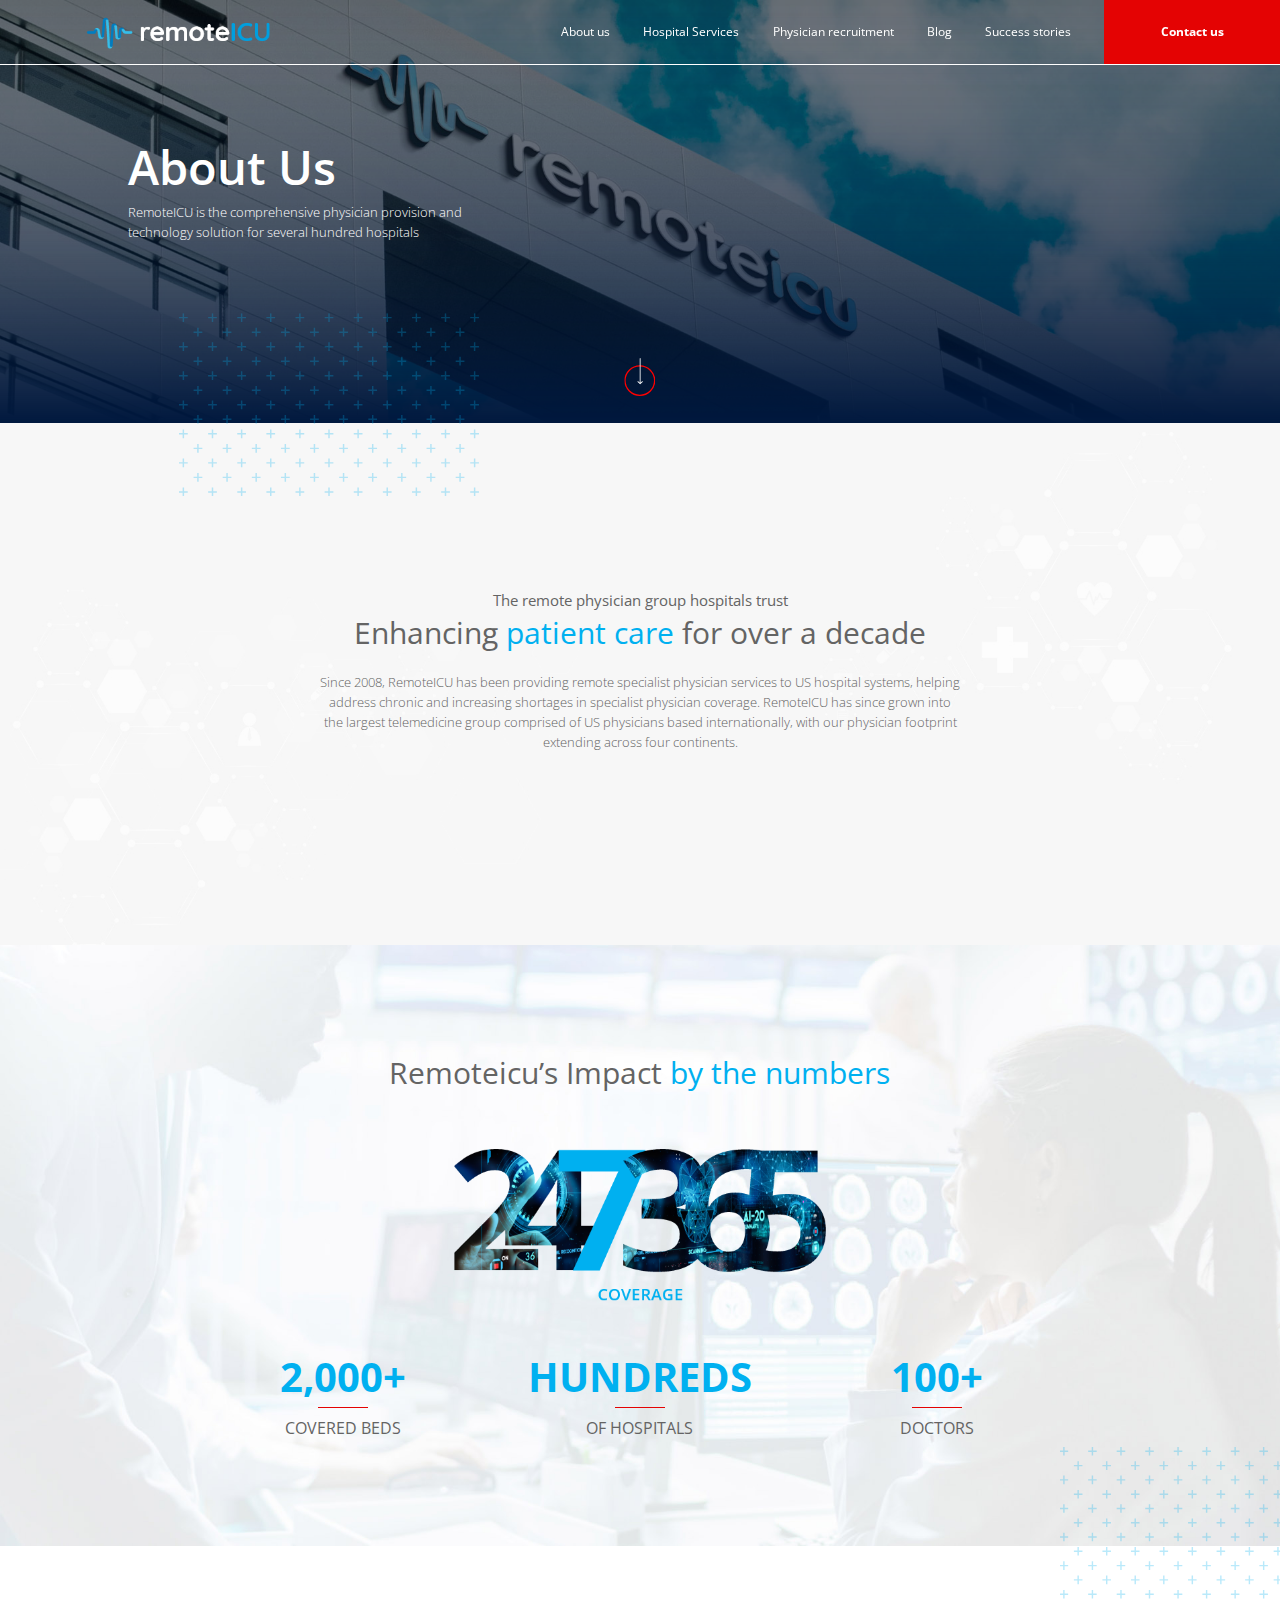
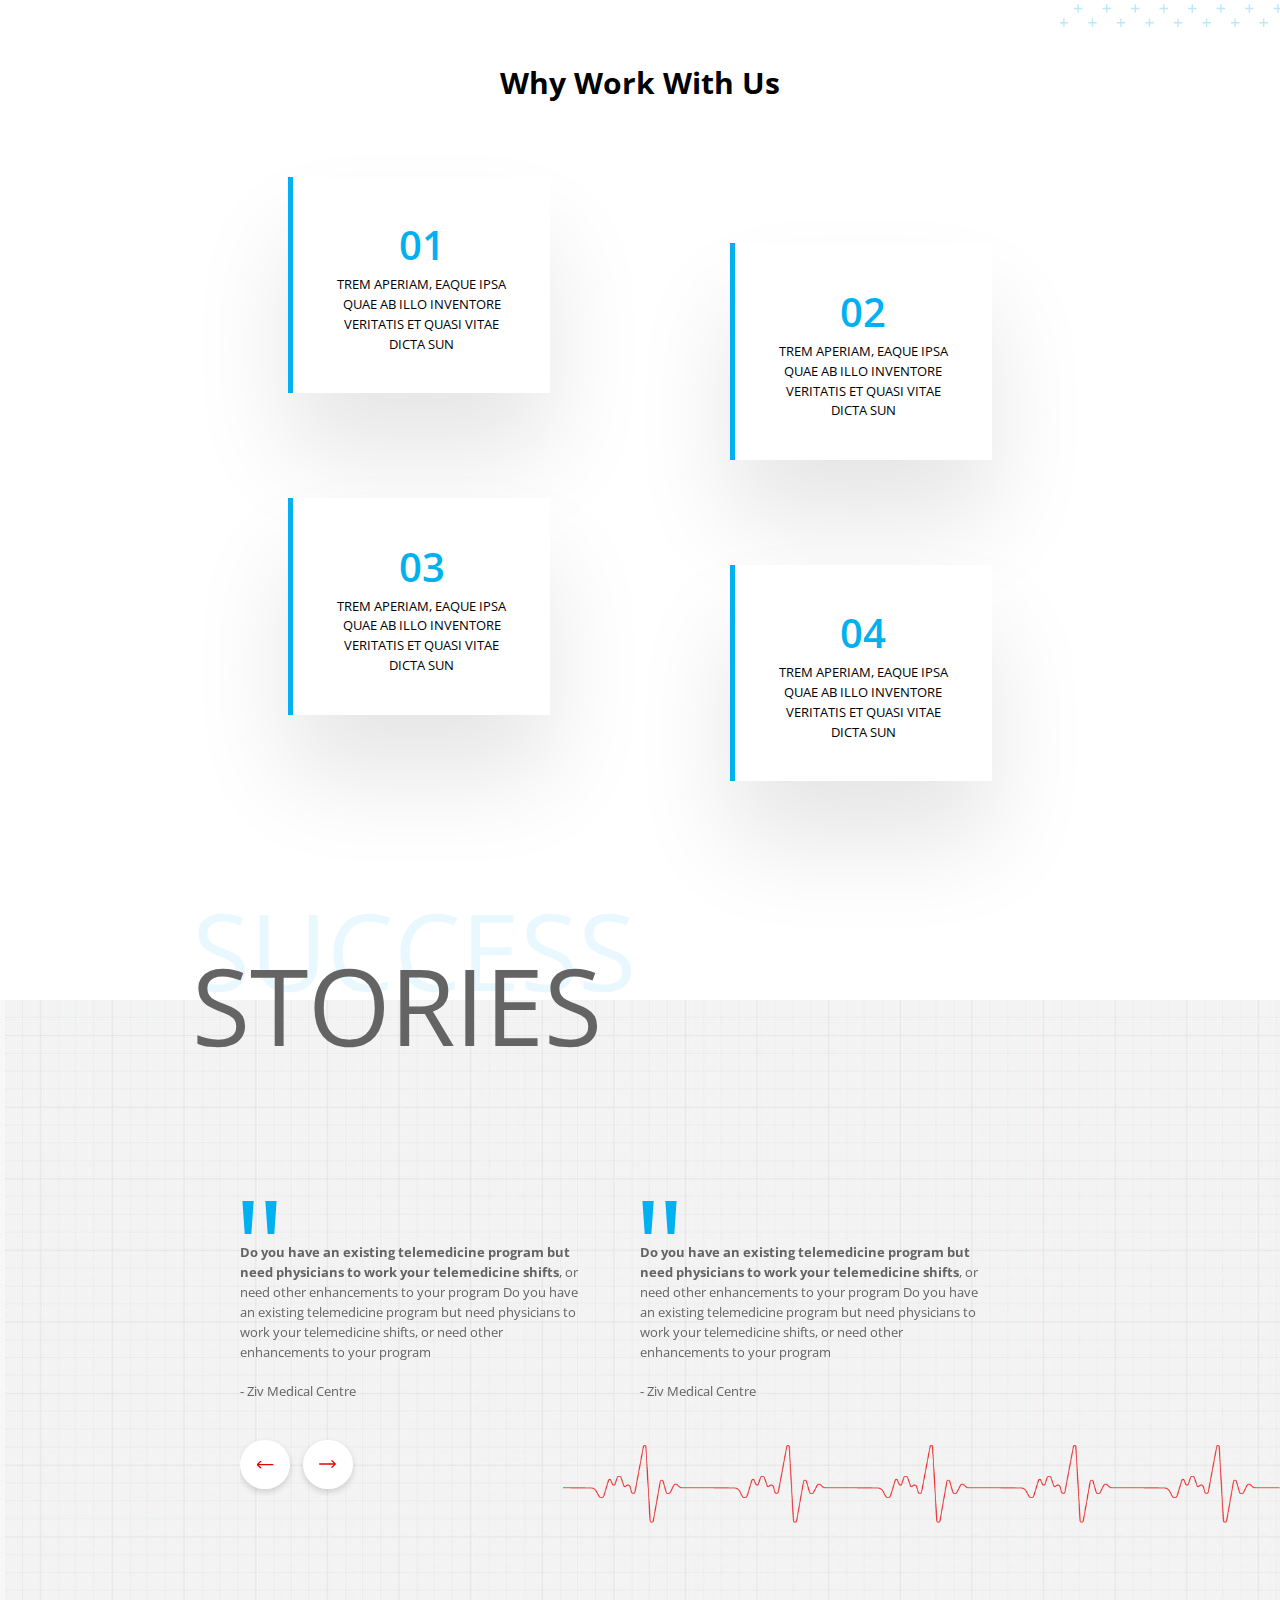
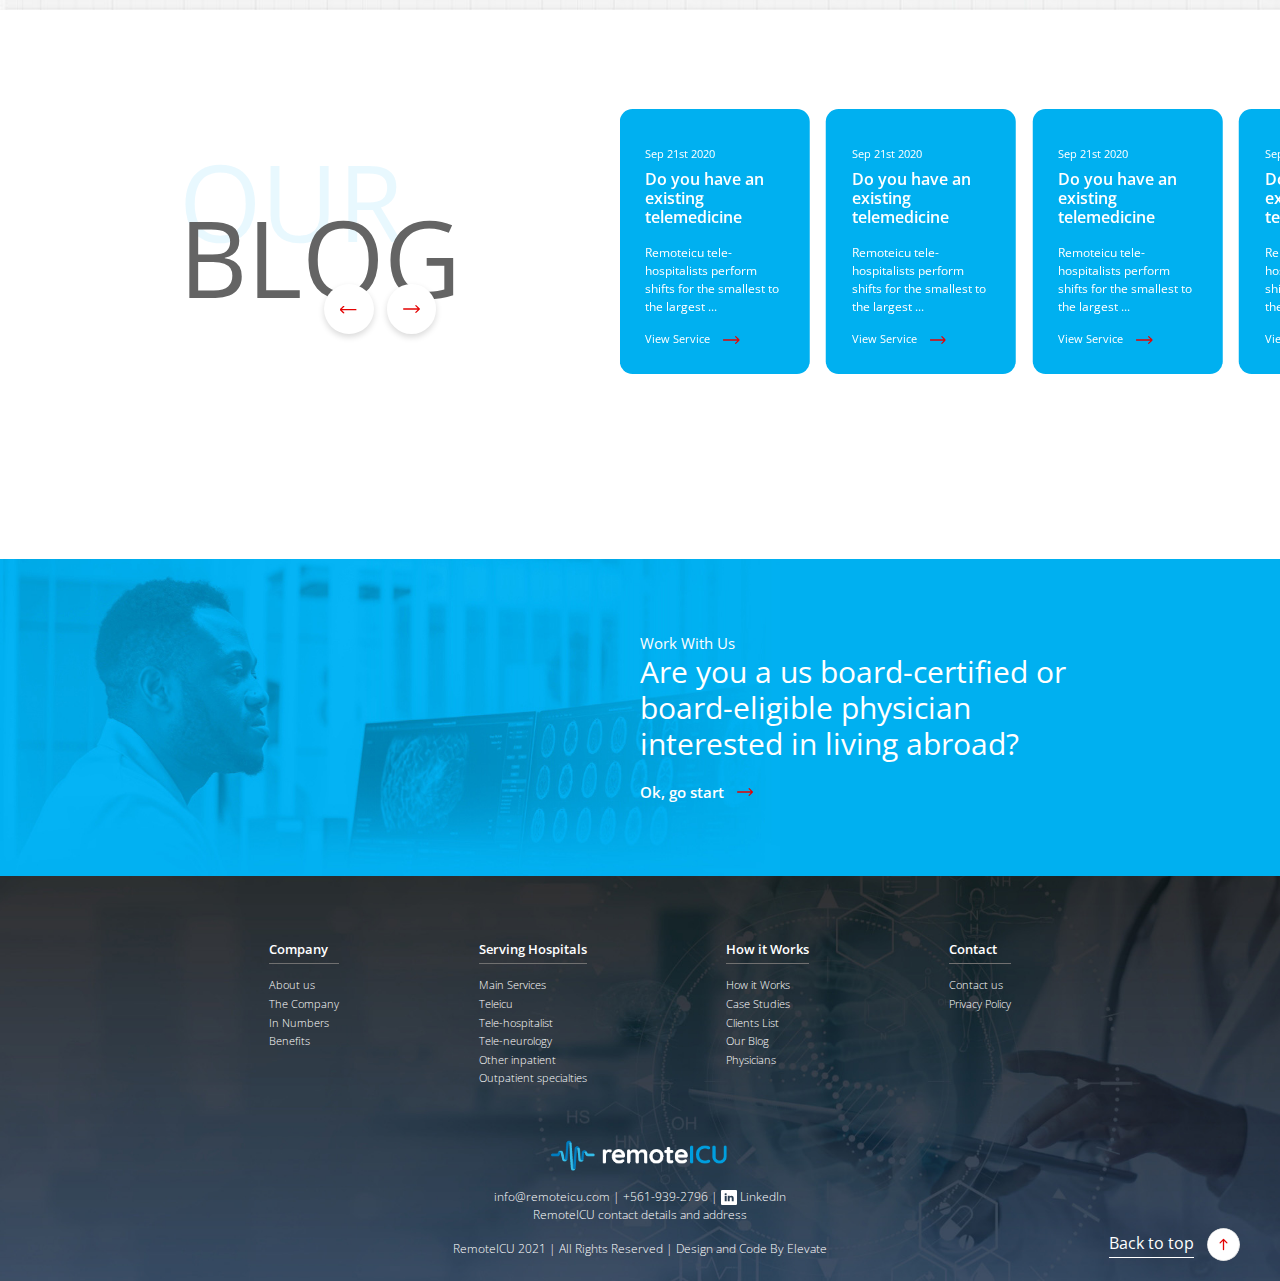
<file: about-us.html>
<!DOCTYPE html>
<html lang="en-US">

<head>
  <!-- Meta -->
  <meta charset="UTF-8">
  <meta name="viewport" content="width=device-width, initial-scale=1.0">
  <meta name="description" content="RemoteICU">
  <title>RemoteICU — About Us</title>

  <!-- Fonts -->
  <link rel="preconnect" href="https://fonts.gstatic.com">
  <link href="https://fonts.googleapis.com/css2?family=Open+Sans:wght@300;400;600;700&display=swap" rel="stylesheet">

  <!-- Style (Vendor) -->
  <link rel="stylesheet" href="css/swiper-bundle.min.css">

  <!-- Style -->
  <link rel="stylesheet" href="css/style.css">
  <link rel="stylesheet" href="css/about-us.css">
  
  <!-- Favicon -->
  <link rel="icon" href="img/icons/favicon.png">
</head>

<body>

  <!-- Header -->
  <header class="header">
    <div class="container">
      <!-- Logo -->
      <div class="header-logo">
        <img src="img/icons/logo.png" alt="remote-icu-logo">
      </div>
      <!-- Links -->
      <div class="header-links f-d-2 f-m-2">
        <ul>
          <!-- Item -->
          <li>
            <a href="#">About us</a>
          </li>
          <!-- Item -->
          <li>
            <a href="#">Hospital Services</a>
          </li>
          <!-- Item -->
          <li>
            <a href="#">Physician recruitment</a>
          </li>
          <!-- Item -->
          <li>
            <a href="#">Blog</a>
          </li>
          <!-- Item -->
          <li>
            <a href="#">Success stories </a>
          </li>
          <!-- Item -->
          <li>
            <a href="#" class="header-btn bold">Contact us</a>
          </li>
        </ul>
      </div>
      <!-- Hamburger -->
      <div class="header-hamburger">
        <button class="hamburger hamburger--slider" type="button" aria-label="hamburger-menu-button">
          <span class="hamburger-box">
            <span class="hamburger-inner"></span>
          </span>
        </button>
      </div>
    </div>
  </header>

  <!-- Banner -->
  <div class="banner">
    <!-- Img -->
    <div class="banner-img">
      <picture>
        <source media="(min-width:1024px)" srcset="img/about-us/banner.jpg">
        <img src="img/about-us/banner-mobile.jpg" alt="banner-img">
      </picture>
    </div>
    <!-- Overlay -->
    <div class="banner-overlay"></div>
    <!-- Stars -->
    <div class="banner-stars">
      <img src="img/global/stars-blue.svg" alt="stars-img">
    </div>
    <!-- Scroll -->
    <div class="banner-scroll">
      <img src="img/icons/scroll-arrow.svg" alt="scroll-arrow-icon">
    </div>
    <!-- Container -->
    <div class="container">
      <!-- Text -->
      <div class="banner-text">
        <h1 class="f-d-9 f-m-6 medium">
          About Us
        </h1>
        <p class="f-d-3 f-m-1 light">
          RemoteICU is the comprehensive physician provision and<br> technology solution for several hundred hospitals
        </p>
      </div>
    </div>
  </div>

  <!-- About -->
  <div class="about">
    <div class="container">
      <p class="f-d-4 f-m-1">The remote physician group hospitals trust</p>
      <h2 class="f-d-7 f-m-4 regular">Enhancing <span class="text-blue">patient care</span> for over a decade</h2>
      <p class="f-d-3 f-m-2 light">Since 2008, RemoteICU has been providing remote specialist physician services to US hospital systems, helping address chronic and increasing shortages in specialist physician coverage. RemoteICU has since grown into the largest telemedicine group comprised of US physicians based internationally, with our physician footprint extending across four continents.</p>
    </div>
  </div>

  <!-- Numbers -->
  <div class="numbers">
    <div class="container">
      <h2 class="f-d-7 f-m-4 regular">Remoteicu’s Impact <span class="text-blue">by the numbers</span></h2>
      <img src="img/global/numbers.png" alt="numbers-img">
      <ul>
        <!-- Item -->
        <li>
          <h3 class="f-d-8 f-m-4 text-blue">2,000+</h3>
          <div class="line"></div>
          <p class="f-d-5 f-m-1">COVERED BEDS</p>
        </li>
        <!-- Item -->
        <li>
          <h3 class="f-d-8 f-m-4 text-blue">HUNDREDS</h3>
          <div class="line"></div>
          <p class="f-d-5 f-m-1">OF HOSPITALS</p>
        </li>
        <!-- Item -->
        <li>
          <h3 class="f-d-8 f-m-4 text-blue">100+</h3>
          <div class="line"></div>
          <p class="f-d-5 f-m-1">DOCTORS</p>
        </li>
      </ul>
    </div>
    <!-- Stars -->
    <div class="numbers-stars">
      <img src="img/global/stars-blue.svg" alt="stars-img">
    </div>
  </div>

  <!-- Why Work -->
  <div class="why-work">
    <div class="container">
      <h2 class="f-d-7 f-m-4">Why Work With Us</h2>
      <!-- Grid -->
      <div class="why-work-grid">
        <ul>
          <!-- Item -->
          <li>
            <div class="number text-blue f-d-8 f-m-6 medium">01</div>
            <p class="f-d-3 f-m-2">Trem aperiam, eaque ipsa quae ab illo inventore veritatis et quasi  vitae dicta sun</p>
          </li>
          <!-- Item -->
          <li>
            <div class="number text-blue f-d-8 f-m-6 medium">02</div>
            <p class="f-d-3 f-m-2">Trem aperiam, eaque ipsa quae ab illo inventore veritatis et quasi  vitae dicta sun</p>
          </li>
          <!-- Item -->
          <li>
            <div class="number text-blue f-d-8 f-m-6 medium">03</div>
            <p class="f-d-3 f-m-2">Trem aperiam, eaque ipsa quae ab illo inventore veritatis et quasi  vitae dicta sun</p>
          </li>
          <!-- Item -->
          <li>
            <div class="number text-blue f-d-8 f-m-6 medium">04</div>
            <p class="f-d-3 f-m-2">Trem aperiam, eaque ipsa quae ab illo inventore veritatis et quasi  vitae dicta sun</p>
          </li>
        </ul>
      </div>
    </div>
  </div>

  <!-- Stories -->
  <div class="stories">
    <div class="container">
      <h2 class="regular">
        <span>SUCCESS</span>
        <span>STORIES</span>
      </h2>
      <div class="box">
        <!-- Swiper -->
        <div class="swiper-container">
          <div class="swiper-wrapper">
            <!-- Swiper Slide -->
            <div class="swiper-slide">
              <div class="story">
                <p class="quote text-blue">"</p>
                <p class="f-d-3 f-m-2">
                  <span class="bold">Do you have an existing telemedicine program but need physicians to work your telemedicine shifts</span>, or need other enhancements to your program
                  Do you have an existing telemedicine program but need physicians to work your telemedicine shifts, or need other enhancements to your program
                </p>
                <p class="f-d-3 f-m-1">- Ziv Medical Centre</p>
              </div>
            </div>
            <!-- Swiper Slide -->
            <div class="swiper-slide">
              <div class="story">
                <p class="quote text-blue">"</p>
                <p class="f-d-3 f-m-2">
                  <span class="bold">Do you have an existing telemedicine program but need physicians to work your telemedicine shifts</span>, or need other enhancements to your program
                  Do you have an existing telemedicine program but need physicians to work your telemedicine shifts, or need other enhancements to your program
                </p>
                <p class="f-d-3 f-m-1">- Ziv Medical Centre</p>
              </div>
            </div>
            <!-- Swiper Slide -->
            <div class="swiper-slide">
              <div class="story">
                <p class="quote text-blue">"</p>
                <p class="f-d-3 f-m-2">
                  <span class="bold">Do you have an existing telemedicine program but need physicians to work your telemedicine shifts</span>, or need other enhancements to your program
                  Do you have an existing telemedicine program but need physicians to work your telemedicine shifts, or need other enhancements to your program
                </p>
                <p class="f-d-3 f-m-1">- Ziv Medical Centre</p>
              </div>
            </div>
          </div>
          <!-- Add Arrows -->
          <div class="swiper-arrows">
            <div class="swiper-button-next"></div>
            <div class="swiper-button-prev"></div>
          </div>
        </div>
        <!-- Red Line -->
        <div class="red-line">
          <img src="img/global/red-line.png" alt="red-line-img">
        </div>
      </div>
    </div>
  </div>

  <!-- Our Blog -->
  <div class="our-blog">
    <div class="container">
      <div class="text">
        <h2 class="regular">
          <span>OUR</span>
          <span>BLOG</span>
        </h2>
        <!-- Add Arrows -->
        <div class="swiper-arrows">
          <div class="swiper-button-next"></div>
          <div class="swiper-button-prev"></div>
        </div>
      </div>
      <!-- Swiper -->
      <div class="swiper-container">
        <div class="swiper-wrapper">
          <!-- Swiper Slide -->
          <div class="swiper-slide">
            <div class="blog-post">
              <p class="f-d-1 f-m-1">Sep 21st 2020</p>
              <h3 class="f-d-5 f-m-2 medium">Do you have an existing telemedicine</h3>
              <p class="f-d-2 f-m-2">Remoteicu tele-hospitalists perform shifts for the smallest to the largest ...</p>
              <a href="#" class="f-d-1 f-m-1">View Service <img src="img/icons/arrow-right-red.svg" alt="arrow-icon"></a>
            </div>
          </div>
          <!-- Swiper Slide -->
          <div class="swiper-slide">
            <div class="blog-post">
              <p class="f-d-1 f-m-1">Sep 21st 2020</p>
              <h3 class="f-d-5 f-m-2 medium">Do you have an existing telemedicine</h3>
              <p class="f-d-2 f-m-2">Remoteicu tele-hospitalists perform shifts for the smallest to the largest ...</p>
              <a href="#" class="f-d-1 f-m-1">View Service <img src="img/icons/arrow-right-red.svg" alt="arrow-icon"></a>
            </div>
          </div>
          <!-- Swiper Slide -->
          <div class="swiper-slide">
            <div class="blog-post">
              <p class="f-d-1 f-m-1">Sep 21st 2020</p>
              <h3 class="f-d-5 f-m-2 medium">Do you have an existing telemedicine</h3>
              <p class="f-d-2 f-m-2">Remoteicu tele-hospitalists perform shifts for the smallest to the largest ...</p>
              <a href="#" class="f-d-1 f-m-1">View Service <img src="img/icons/arrow-right-red.svg" alt="arrow-icon"></a>
            </div>
          </div>
          <!-- Swiper Slide -->
          <div class="swiper-slide">
            <div class="blog-post">
              <p class="f-d-1 f-m-1">Sep 21st 2020</p>
              <h3 class="f-d-5 f-m-2 medium">Do you have an existing telemedicine</h3>
              <p class="f-d-2 f-m-2">Remoteicu tele-hospitalists perform shifts for the smallest to the largest ...</p>
              <a href="#" class="f-d-1 f-m-1">View Service <img src="img/icons/arrow-right-red.svg" alt="arrow-icon"></a>
            </div>
          </div>
        </div>
      </div>
    </div>
  </div>

  <!-- Work With Us -->
  <div class="work-with-us">
    <div class="container">
      <div class="text">
        <p class="f-d-4 f-m-2">Work With Us</p>
        <h2 class="f-d-7 f-m-4 regular">Are you a us board-certified
          or board-eligible physician interested in living abroad?</h2>
        <a href="#" class="f-d-4 f-m-2 medium">Ok, go start <img src="img/icons/arrow-right-red.svg" alt="arrow-icon"></a>
      </div>
    </div>
  </div>

  <!-- Footer -->
  <footer class="footer">
    <div class="container">
      <!-- Links -->
      <div class="footer-links">
        <ul>
          <!-- Item -->
          <li>
            <!-- Collapse -->
            <div class="collapsible">
              <!-- Toggler -->
              <div class="collapse-toggler f-d-3 f-m-2 medium">
                Company
                <span class="d-mobile f-m-4 text-blue">+</span>
              </div>
              <!-- Collapse -->
              <div class="collapse f-d-1 f-m-1 light">
                <ul>
                  <!-- Item -->
                  <li>
                    <a href="#">About us</a>
                  </li>
                  <!-- Item -->
                  <li>
                    <a href="#">The Company</a>
                  </li>
                  <!-- Item -->
                  <li>
                    <a href="#">In Numbers</a>
                  </li>
                  <!-- Item -->
                  <li>
                    <a href="#">Benefits</a>
                  </li>
                </ul>
              </div>
            </div>
          </li>
          <!-- Item -->
          <li>
            <!-- Collapse -->
            <div class="collapsible">
              <!-- Toggler -->
              <div class="collapse-toggler f-d-3 f-m-2 medium">
                Serving Hospitals
                <span class="d-mobile f-m-4 text-blue">+</span>
              </div>
              <!-- Collapse -->
              <div class="collapse f-d-1 f-m-1 light">
                <ul>
                  <!-- Item -->
                  <li>
                    <a href="#">Main Services</a>
                  </li>
                  <!-- Item -->
                  <li>
                    <a href="#">Teleicu</a>
                  </li>
                  <!-- Item -->
                  <li>
                    <a href="#">Tele-hospitalist</a>
                  </li>
                  <!-- Item -->
                  <li>
                    <a href="#">Tele-neurology</a>
                  </li>
                  <!-- Item -->
                  <li>
                    <a href="#">Other inpatient</a>
                  </li>
                  <!-- Item -->
                  <li>
                    <a href="#">Outpatient specialties</a>
                  </li>
                </ul>
              </div>
            </div>
          </li>
          <!-- Item -->
          <li>
            <!-- Collapse -->
            <div class="collapsible">
              <!-- Toggler -->
              <div class="collapse-toggler f-d-3 f-m-2 medium">
                How it Works
                <span class="d-mobile f-m-4 text-blue">+</span>
              </div>
              <!-- Collapse -->
              <div class="collapse f-d-1 f-m-1 light">
                <ul>
                  <!-- Item -->
                  <li>
                    <a href="#">How it Works</a>
                  </li>
                  <!-- Item -->
                  <li>
                    <a href="#">Case Studies</a>
                  </li>
                  <!-- Item -->
                  <li>
                    <a href="#">Clients List</a>
                  </li>
                  <!-- Item -->
                  <li>
                    <a href="#">Our Blog</a>
                  </li>
                  <!-- Item -->
                  <li>
                    <a href="#">Physicians</a>
                  </li>
                </ul>
              </div>
            </div>
          </li>
          <!-- Item -->
          <li>
            <!-- Collapse -->
            <div class="collapsible">
              <!-- Toggler -->
              <div class="collapse-toggler f-d-3 f-m-2 medium">
                Contact
                <span class="d-mobile f-m-4 text-blue">+</span>
              </div>
              <!-- Collapse -->
              <div class="collapse f-d-1 f-m-1 light">
                <ul>
                  <!-- Item -->
                  <li>
                    <a href="#">Contact us</a>
                  </li>
                  <!-- Item -->
                  <li>
                    <a href="#">Privacy Policy</a>
                  </li>
                </ul>
              </div>
            </div>
          </li>
        </ul>
      </div>
      <!-- Logo -->
      <div class="footer-logo">
        <img src="img/icons/logo.png" alt="remote-icu-logo">
      </div>
      <!-- Copy -->
      <div class="footer-copy f-d-2 f-m-1 light">
        <p>
          info@remoteicu.com | +561-939-2796  | <img src="img/icons/linkedin-white.svg" alt="linkedin-icon"> LinkedIn
          <br>
          RemoteICU contact details and address
        </p>
        <p>RemoteICU 2021 | All Rights Reserved | Design and Code By Elevate</p>
      </div>
      <!-- Back To Top -->
      <div class="footer-back d-desktop">
        <a href="#">
          <span>Back to top</span>
          <img src="img/icons/back-to-top.svg" alt="back-to-top-icon">
        </a>
      </div>
    </div>
  </footer>

  <!-- Script (vendor) -->
  <script src="js/swiper-bundle.min.js"></script>

  <!-- Script -->
  <script src="js/app.js"></script>

</body>

</html>
</file>
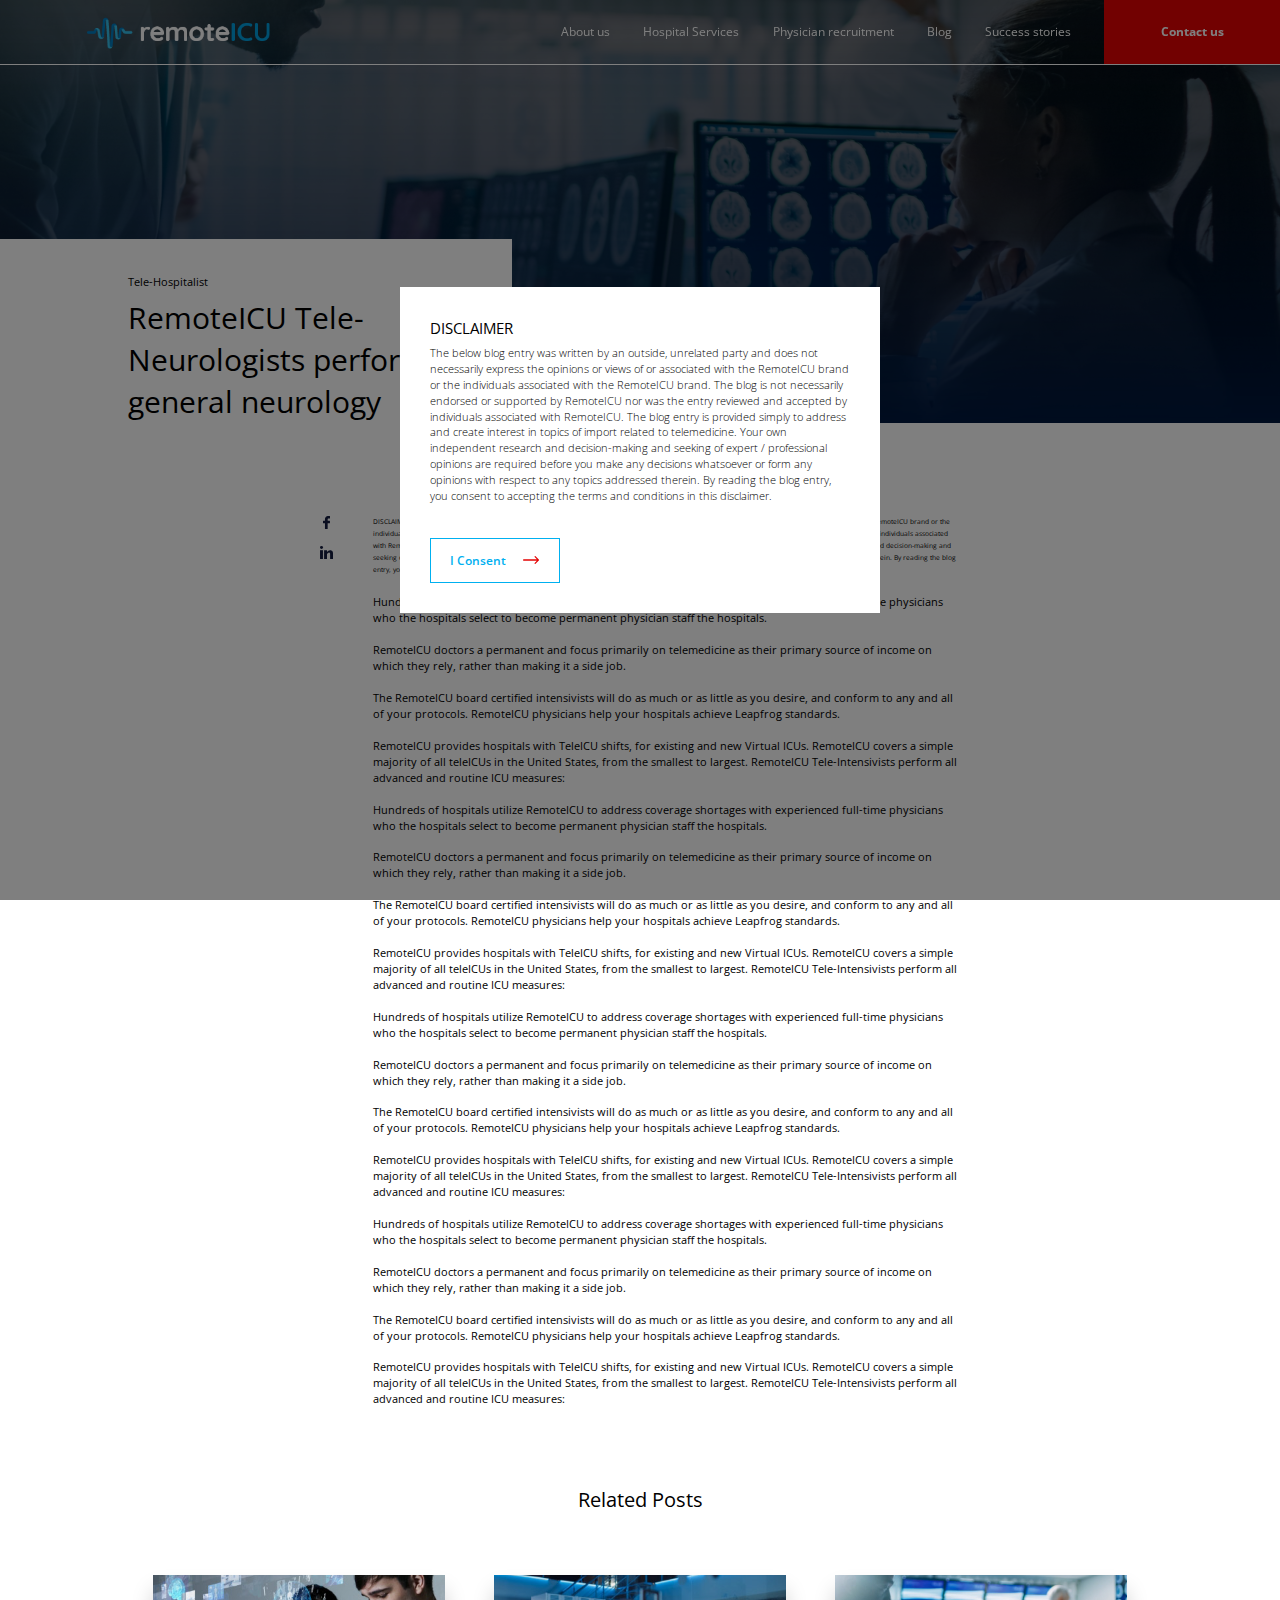
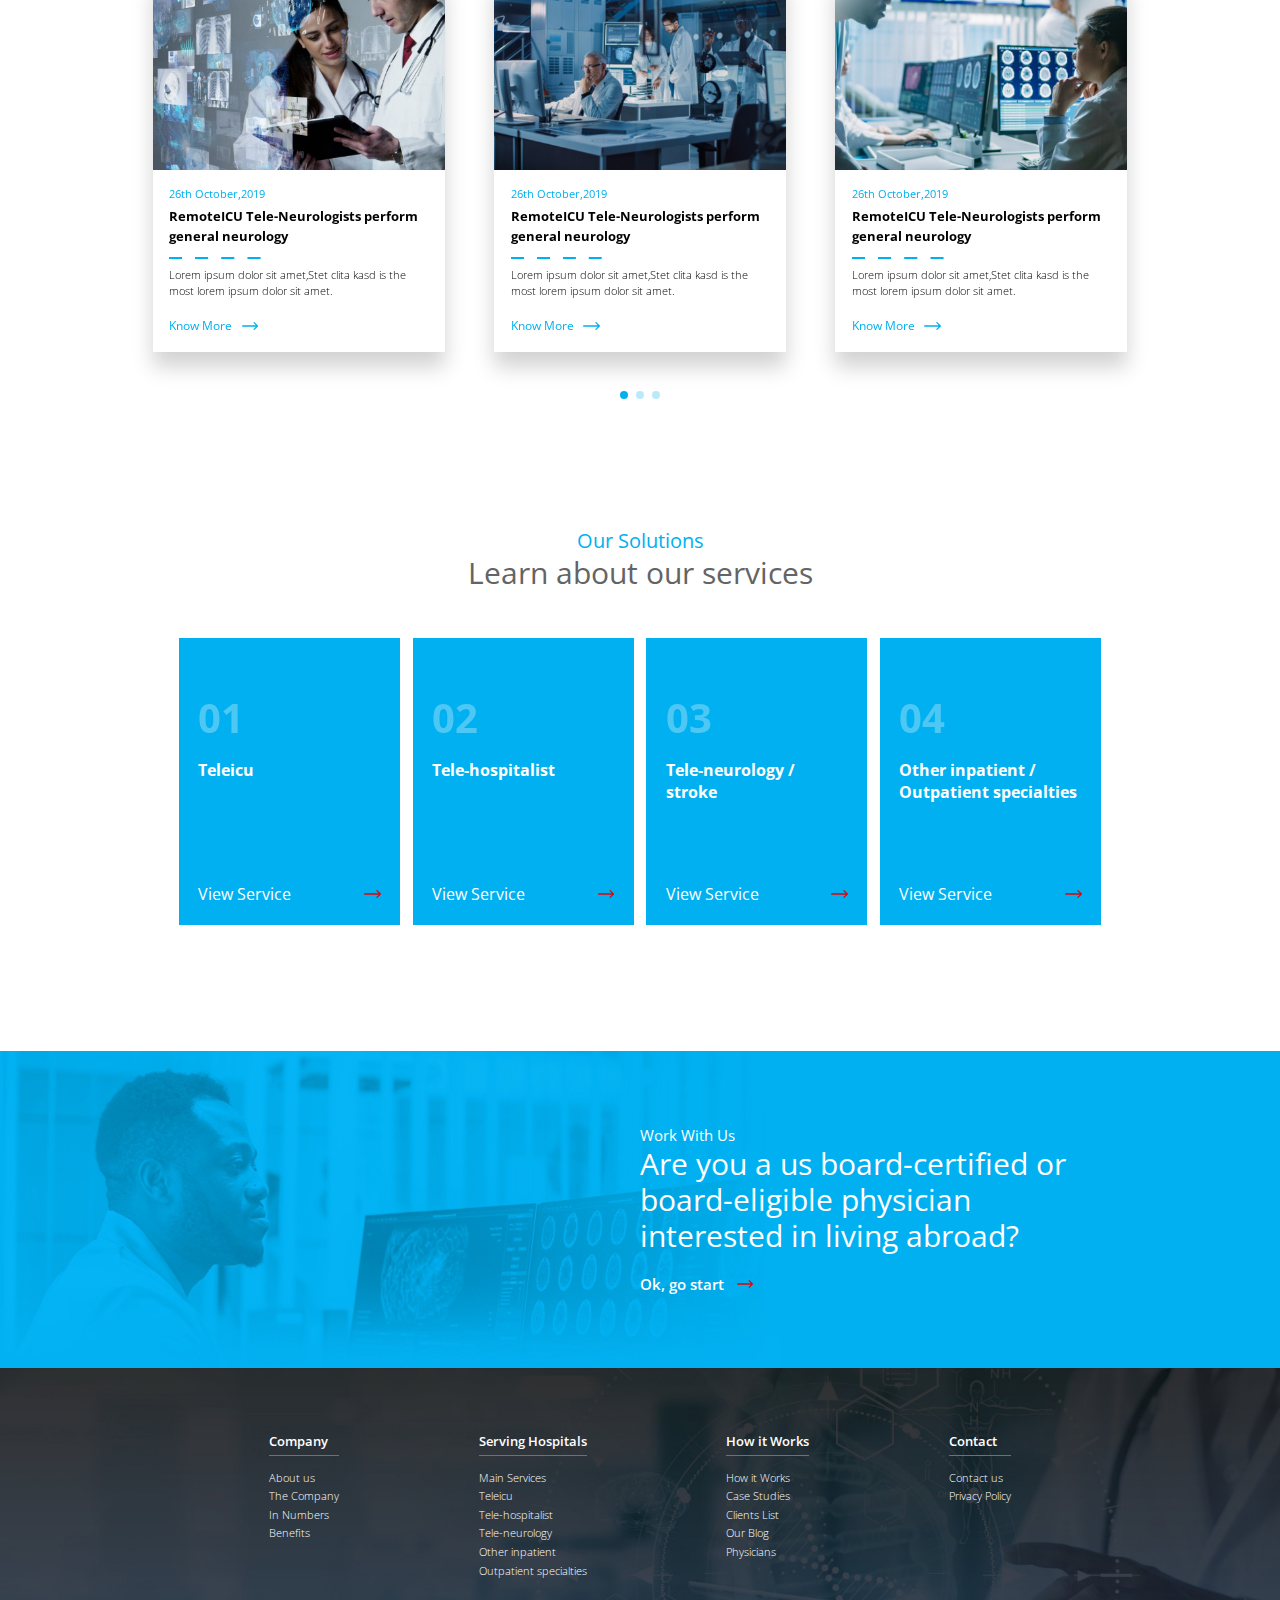
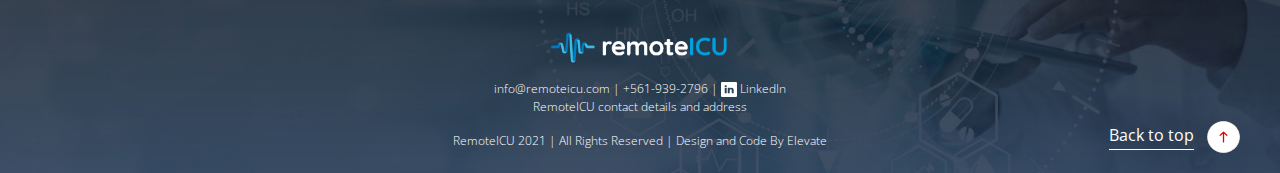
<file: blog-single.html>
<!DOCTYPE html>
<html lang="en-US">

<head>
  <!-- Meta -->
  <meta charset="UTF-8">
  <meta name="viewport" content="width=device-width, initial-scale=1.0">
  <meta name="description" content="RemoteICU">
  <title>RemoteICU — Blog Single</title>

  <!-- Fonts -->
  <link rel="preconnect" href="https://fonts.gstatic.com">
  <link href="https://fonts.googleapis.com/css2?family=Open+Sans:wght@300;400;600;700&display=swap" rel="stylesheet">

  <!-- Style (Vendor) -->
  <link rel="stylesheet" href="css/swiper-bundle.min.css">

  <!-- Style -->
  <link rel="stylesheet" href="css/style.css">
  <link rel="stylesheet" href="css/blog-single.css">
  
  <!-- Favicon -->
  <link rel="icon" href="img/icons/favicon.png">
</head>

<body>

  <!-- Header -->
  <header class="header">
    <div class="container">
      <!-- Logo -->
      <div class="header-logo">
        <img src="img/icons/logo.png" alt="remote-icu-logo">
      </div>
      <!-- Links -->
      <div class="header-links f-d-2 f-m-2">
        <ul>
          <!-- Item -->
          <li>
            <a href="#">About us</a>
          </li>
          <!-- Item -->
          <li>
            <a href="#">Hospital Services</a>
          </li>
          <!-- Item -->
          <li>
            <a href="#">Physician recruitment</a>
          </li>
          <!-- Item -->
          <li>
            <a href="#">Blog</a>
          </li>
          <!-- Item -->
          <li>
            <a href="#">Success stories </a>
          </li>
          <!-- Item -->
          <li>
            <a href="#" class="header-btn bold">Contact us</a>
          </li>
        </ul>
      </div>
      <!-- Hamburger -->
      <div class="header-hamburger">
        <button class="hamburger hamburger--slider" type="button" aria-label="hamburger-menu-button">
          <span class="hamburger-box">
            <span class="hamburger-inner"></span>
          </span>
        </button>
      </div>
    </div>
  </header>

  <!-- Blog Single Banner -->
  <div class="blog-single-banner">
    <!-- Img -->
    <div class="banner-img">
      <picture>
        <source media="(min-width:1024px)" srcset="img/blog-single/banner.jpg">
        <img src="img/blog-single/banner-mobile.jpg" alt="banner-img">
      </picture>
    </div>
    <!-- Overlay -->
    <div class="banner-overlay"></div>
    <!-- Text -->
    <div class="banner-text">
      <p class="f-d-1 f-m-1">Tele-Hospitalist</p>
      <h1 class="f-d-7 f-m-4 regular">RemoteICU Tele-Neurologists perform general neurology</h1>
    </div>
  </div>

  <!-- Blog Single -->
  <div class="blog-single">
    <div class="container">
      <!-- Icons -->
      <div class="blog-single-icons">
        <ul>
          <!-- Item -->
          <li>
            <a href="#">
              <img src="img/icons/facebook-dark-blue.svg" alt="facebook-icon">
            </a>
          </li>
          <!-- Item -->
          <li>
            <a href="#">
              <img src="img/icons/linkedin-dark-blue.svg" alt="linkedin-icon">
            </a>
          </li>
        </ul>
      </div>
      <!-- Text -->
      <div class="blog-single-text">
        <div class="blog-single-disclaimer">
          <p class="f-d-10 f-m-20">DISCLAIMER: The below blog entry was written by an outside, unrelated party and does not necessarily express the opinions or views of or associated with the RemoteICU brand or 
            the individuals associated with the RemoteICU brand. The blog is not necessarily endorsed or supported by RemoteICU nor was the entry reviewed and accepted by individuals 
            associated with RemoteICU. The blog entry is provided simply to address and create interest in topics of import related to telemedicine. Your own independent research and 
            decision-making and seeking of expert / professional opinions are required before you make any decisions whatsoever or form any opinions with respect to any topics addressed 
            therein. By reading the blog entry, you consent to accepting the terms and conditions in this disclaimer.</p>
        </div>
        <p class="f-d-1 f-m-2">Hundreds of hospitals utilize RemoteICU to address coverage shortages with experienced full-time physicians
          who the hospitals select to become permanent physician staff the hospitals.
          <br><br>
          RemoteICU doctors a permanent and focus primarily on telemedicine as their primary source of income on which
          they rely, rather than making it a side job.
          <br><br>
          The RemoteICU board certified intensivists will do as much or as little as you desire, and conform to any and
          all of your protocols. RemoteICU physicians help your hospitals achieve Leapfrog standards.
          <br><br>
          RemoteICU provides hospitals with TeleICU shifts, for existing and new Virtual ICUs.
          RemoteICU covers a simple majority of all teleICUs in the United States, from the smallest to largest.
          RemoteICU Tele-Intensivists perform all advanced and routine ICU measures:
          <br><br>
          Hundreds of hospitals utilize RemoteICU to address coverage shortages with experienced full-time physicians
          who the hospitals select to become permanent physician staff the hospitals.
          <br><br>
          RemoteICU doctors a permanent and focus primarily on telemedicine as their primary source of income on which
          they rely, rather than making it a side job.
          <br><br>
          The RemoteICU board certified intensivists will do as much or as little as you desire, and conform to any and
          all of your protocols. RemoteICU physicians help your hospitals achieve Leapfrog standards.
          <br><br>
          RemoteICU provides hospitals with TeleICU shifts, for existing and new Virtual ICUs.
          RemoteICU covers a simple majority of all teleICUs in the United States, from the smallest to largest.
          RemoteICU Tele-Intensivists perform all advanced and routine ICU measures:
          <br><br>
          Hundreds of hospitals utilize RemoteICU to address coverage shortages with experienced full-time physicians
          who the hospitals select to become permanent physician staff the hospitals.
          <br><br>
          RemoteICU doctors a permanent and focus primarily on telemedicine as their primary source of income on which
          they rely, rather than making it a side job.
          <br><br>
          The RemoteICU board certified intensivists will do as much or as little as you desire, and conform to any and
          all of your protocols. RemoteICU physicians help your hospitals achieve Leapfrog standards.
          <br><br>
          RemoteICU provides hospitals with TeleICU shifts, for existing and new Virtual ICUs.
          RemoteICU covers a simple majority of all teleICUs in the United States, from the smallest to largest.
          RemoteICU Tele-Intensivists perform all advanced and routine ICU measures:
          <br><br>
          Hundreds of hospitals utilize RemoteICU to address coverage shortages with experienced full-time physicians
          who the hospitals select to become permanent physician staff the hospitals.
          <br><br>
          RemoteICU doctors a permanent and focus primarily on telemedicine as their primary source of income on which
          they rely, rather than making it a side job.
          <br><br>
          The RemoteICU board certified intensivists will do as much or as little as you desire, and conform to any and
          all of your protocols. RemoteICU physicians help your hospitals achieve Leapfrog standards.
          <br><br>
          RemoteICU provides hospitals with TeleICU shifts, for existing and new Virtual ICUs.
          RemoteICU covers a simple majority of all teleICUs in the United States, from the smallest to largest.
          RemoteICU Tele-Intensivists perform all advanced and routine ICU measures:
        </p>
      </div>
    </div>
  </div>

  <!-- Related Posts -->
  <div class="related-posts">
    <div class="container">
      <h2 class="f-d-6 f-m-4 regular">Related Posts</h2>
      <!-- Swiper -->
      <div class="swiper-container">
        <div class="swiper-wrapper">
          <!-- Swiper Slide -->
          <div class="swiper-slide">
            <!-- Blog Card -->
            <div class="blog-card">
              <div class="img">
                <img src="img/blog/blog-post-thumbnail-1.jpg" alt="blog-post-thumbnail">
              </div>
              <div class="text">
                <p class="f-d-1 f-m-1 text-blue">26th October,2019</p>
                <h2 class="f-d-3 f-m-2 bold">RemoteICU Tele-Neurologists perform general neurology</h2>
                <img src="img/icons/dashed-line.png" alt="line-icon" class="blog-line">
                <p class="f-d-1 f-m-1 light">Lorem ipsum dolor sit amet,Stet clita kasd is the most lorem ipsum dolor
                  sit
                  amet.</p>
                <a href="#" class="text-blue f-d-2 f-m-1">Know More <img src="img/icons/arrow-right-blue.svg"
                    alt="arrow-icon" class="btn-arrow"></a>
              </div>
            </div>
          </div>
          <!-- Swiper Slide -->
          <div class="swiper-slide">
            <!-- Blog Card -->
            <div class="blog-card">
              <div class="img">
                <img src="img/blog/blog-post-thumbnail-2.jpg" alt="blog-post-thumbnail">
              </div>
              <div class="text">
                <p class="f-d-1 f-m-1 text-blue">26th October,2019</p>
                <h2 class="f-d-3 f-m-2 bold">RemoteICU Tele-Neurologists perform general neurology</h2>
                <img src="img/icons/dashed-line.png" alt="line-icon" class="blog-line">
                <p class="f-d-1 f-m-1 light">Lorem ipsum dolor sit amet,Stet clita kasd is the most lorem ipsum dolor
                  sit
                  amet.</p>
                <a href="#" class="text-blue f-d-2 f-m-1">Know More <img src="img/icons/arrow-right-blue.svg"
                    alt="arrow-icon" class="btn-arrow"></a>
              </div>
            </div>
          </div>
          <!-- Swiper Slide -->
          <div class="swiper-slide">
            <!-- Blog Card -->
            <div class="blog-card">
              <div class="img">
                <img src="img/blog/blog-post-thumbnail-3.jpg" alt="blog-post-thumbnail">
              </div>
              <div class="text">
                <p class="f-d-1 f-m-1 text-blue">26th October,2019</p>
                <h2 class="f-d-3 f-m-2 bold">RemoteICU Tele-Neurologists perform general neurology</h2>
                <img src="img/icons/dashed-line.png" alt="line-icon" class="blog-line">
                <p class="f-d-1 f-m-1 light">Lorem ipsum dolor sit amet,Stet clita kasd is the most lorem ipsum dolor
                  sit
                  amet.</p>
                <a href="#" class="text-blue f-d-2 f-m-1">Know More <img src="img/icons/arrow-right-blue.svg"
                    alt="arrow-icon" class="btn-arrow"></a>
              </div>
            </div>
          </div>
        </div>
        <!-- Add Pagination -->
        <div class="swiper-pagination"></div>
      </div>
    </div>
  </div>

  <!-- Blog Services -->
  <div class="blog-services">
    <div class="container">
      <p class="text-blue f-d-6 f-m-1">Our Solutions</p>
      <h2 class="f-d-7 f-m-4 regular">Learn about our services</h2>
      <!-- Cards -->
      <div class="service-cards">
        <ul>
          <!-- Item -->
          <li>
            <div class="text">
              <p class="f-d-8 f-m-5 number bold">01</p>
              <h3 class="f-d-5 f-m-2">Teleicu</h3>
              <p class="f-d-2 f-m-1 desc">Remoteicu tele-hospitalists perform shifts for the smallest to the largest
                telemedicine programs in the united states.</p>
              <a href="#">View Service <img src="img/icons/arrow-right-red.svg" alt="arrow-icon"></a>
            </div>
            <div class="img">
              <img src="img/global/service-cards-bg.jpg" alt="bg-img">
            </div>
          </li>
          <!-- Item -->
          <li>
            <div class="text">
              <p class="f-d-8 f-m-5 number bold">02</p>
              <h3 class="f-d-5 f-m-2">Tele-hospitalist</h3>
              <p class="f-d-2 f-m-1 desc">Remoteicu tele-hospitalists perform shifts for the smallest to the largest
                telemedicine programs in the united states.</p>
              <a href="#">View Service <img src="img/icons/arrow-right-red.svg" alt="arrow-icon"></a>
            </div>
            <div class="img">
              <img src="img/global/service-cards-bg.jpg" alt="bg-img">
            </div>
          </li>
          <!-- Item -->
          <li>
            <div class="text">
              <p class="f-d-8 f-m-5 number bold">03</p>
              <h3 class="f-d-5 f-m-2">Tele-neurology / stroke</h3>
              <p class="f-d-2 f-m-1 desc">Remoteicu tele-hospitalists perform shifts for the smallest to the largest
                telemedicine programs in the united states.</p>
              <a href="#">View Service <img src="img/icons/arrow-right-red.svg" alt="arrow-icon"></a>
            </div>
            <div class="img">
              <img src="img/global/service-cards-bg.jpg" alt="bg-img">
            </div>
          </li>
          <!-- Item -->
          <li>
            <div class="text">
              <p class="f-d-8 f-m-5 number bold">04</p>
              <h3 class="f-d-5 f-m-2">Other inpatient / Outpatient specialties</h3>
              <p class="f-d-2 f-m-1 desc">Remoteicu tele-hospitalists perform shifts for the smallest to the largest
                telemedicine programs in the united states.</p>
              <a href="#">View Service <img src="img/icons/arrow-right-red.svg" alt="arrow-icon"></a>
            </div>
            <div class="img">
              <img src="img/global/service-cards-bg.jpg" alt="bg-img">
            </div>
          </li>
        </ul>
      </div>
    </div>
  </div>

  <!-- Work With Us -->
  <div class="work-with-us">
    <div class="container">
      <div class="text">
        <p class="f-d-4 f-m-2">Work With Us</p>
        <h2 class="f-d-7 f-m-4 regular">Are you a us board-certified
          or board-eligible physician interested in living abroad?</h2>
        <a href="#" class="f-d-4 f-m-2 medium">Ok, go start <img src="img/icons/arrow-right-red.svg"
            alt="arrow-icon"></a>
      </div>
    </div>
  </div>

  <!-- Footer -->
  <footer class="footer">
    <div class="container">
      <!-- Links -->
      <div class="footer-links">
        <ul>
          <!-- Item -->
          <li>
            <!-- Collapse -->
            <div class="collapsible">
              <!-- Toggler -->
              <div class="collapse-toggler f-d-3 f-m-2 medium">
                Company
                <span class="d-mobile f-m-4 text-blue">+</span>
              </div>
              <!-- Collapse -->
              <div class="collapse f-d-1 f-m-1 light">
                <ul>
                  <!-- Item -->
                  <li>
                    <a href="#">About us</a>
                  </li>
                  <!-- Item -->
                  <li>
                    <a href="#">The Company</a>
                  </li>
                  <!-- Item -->
                  <li>
                    <a href="#">In Numbers</a>
                  </li>
                  <!-- Item -->
                  <li>
                    <a href="#">Benefits</a>
                  </li>
                </ul>
              </div>
            </div>
          </li>
          <!-- Item -->
          <li>
            <!-- Collapse -->
            <div class="collapsible">
              <!-- Toggler -->
              <div class="collapse-toggler f-d-3 f-m-2 medium">
                Serving Hospitals
                <span class="d-mobile f-m-4 text-blue">+</span>
              </div>
              <!-- Collapse -->
              <div class="collapse f-d-1 f-m-1 light">
                <ul>
                  <!-- Item -->
                  <li>
                    <a href="#">Main Services</a>
                  </li>
                  <!-- Item -->
                  <li>
                    <a href="#">Teleicu</a>
                  </li>
                  <!-- Item -->
                  <li>
                    <a href="#">Tele-hospitalist</a>
                  </li>
                  <!-- Item -->
                  <li>
                    <a href="#">Tele-neurology</a>
                  </li>
                  <!-- Item -->
                  <li>
                    <a href="#">Other inpatient</a>
                  </li>
                  <!-- Item -->
                  <li>
                    <a href="#">Outpatient specialties</a>
                  </li>
                </ul>
              </div>
            </div>
          </li>
          <!-- Item -->
          <li>
            <!-- Collapse -->
            <div class="collapsible">
              <!-- Toggler -->
              <div class="collapse-toggler f-d-3 f-m-2 medium">
                How it Works
                <span class="d-mobile f-m-4 text-blue">+</span>
              </div>
              <!-- Collapse -->
              <div class="collapse f-d-1 f-m-1 light">
                <ul>
                  <!-- Item -->
                  <li>
                    <a href="#">How it Works</a>
                  </li>
                  <!-- Item -->
                  <li>
                    <a href="#">Case Studies</a>
                  </li>
                  <!-- Item -->
                  <li>
                    <a href="#">Clients List</a>
                  </li>
                  <!-- Item -->
                  <li>
                    <a href="#">Our Blog</a>
                  </li>
                  <!-- Item -->
                  <li>
                    <a href="#">Physicians</a>
                  </li>
                </ul>
              </div>
            </div>
          </li>
          <!-- Item -->
          <li>
            <!-- Collapse -->
            <div class="collapsible">
              <!-- Toggler -->
              <div class="collapse-toggler f-d-3 f-m-2 medium">
                Contact
                <span class="d-mobile f-m-4 text-blue">+</span>
              </div>
              <!-- Collapse -->
              <div class="collapse f-d-1 f-m-1 light">
                <ul>
                  <!-- Item -->
                  <li>
                    <a href="#">Contact us</a>
                  </li>
                  <!-- Item -->
                  <li>
                    <a href="#">Privacy Policy</a>
                  </li>
                </ul>
              </div>
            </div>
          </li>
        </ul>
      </div>
      <!-- Logo -->
      <div class="footer-logo">
        <img src="img/icons/logo.png" alt="remote-icu-logo">
      </div>
      <!-- Copy -->
      <div class="footer-copy f-d-2 f-m-1 light">
        <p>
          info@remoteicu.com | +561-939-2796 | <img src="img/icons/linkedin-white.svg" alt="linkedin-icon"> LinkedIn
          <br>
          RemoteICU contact details and address
        </p>
        <p>RemoteICU 2021 | All Rights Reserved | Design and Code By Elevate</p>
      </div>
      <!-- Back To Top -->
      <div class="footer-back d-desktop">
        <a href="#">
          <span>Back to top</span>
          <img src="img/icons/back-to-top.svg" alt="back-to-top-icon">
        </a>
      </div>
    </div>
  </footer>

  <!-- Popup -->
  <div class="popup show">
    <div class="popup-content">
      <h2 class="f-d-4 f-m-4 regular">DISCLAIMER</h2>
      <p class="f-d-1 f-m-2 light">The below blog entry was written by an outside, unrelated party and does not necessarily express the opinions or views of or associated with the RemoteICU brand or the individuals associated with the RemoteICU brand. The blog is not necessarily endorsed or supported by RemoteICU nor was the entry reviewed and accepted by individuals associated with RemoteICU. The blog entry is provided simply to address and create interest in topics of import related to telemedicine. Your own independent research and decision-making and seeking of expert / professional opinions are required before you make any decisions whatsoever or form any opinions with respect to any topics addressed therein. By reading the blog entry, you consent to accepting the terms and conditions in this disclaimer.</p>
      <a href="#" class="btn btn-secondary medium f-d-2 f-m-2 popup-close">I Consent <img src="img/icons/arrow-right-red.svg" alt="arrow-icon" class="btn-arrow"></a>
    </div>
  </div>

  <!-- Script (vendor) -->
  <script src="js/swiper-bundle.min.js"></script>

  <!-- Script -->
  <script src="js/app.js"></script>

</body>

</html>
</file>
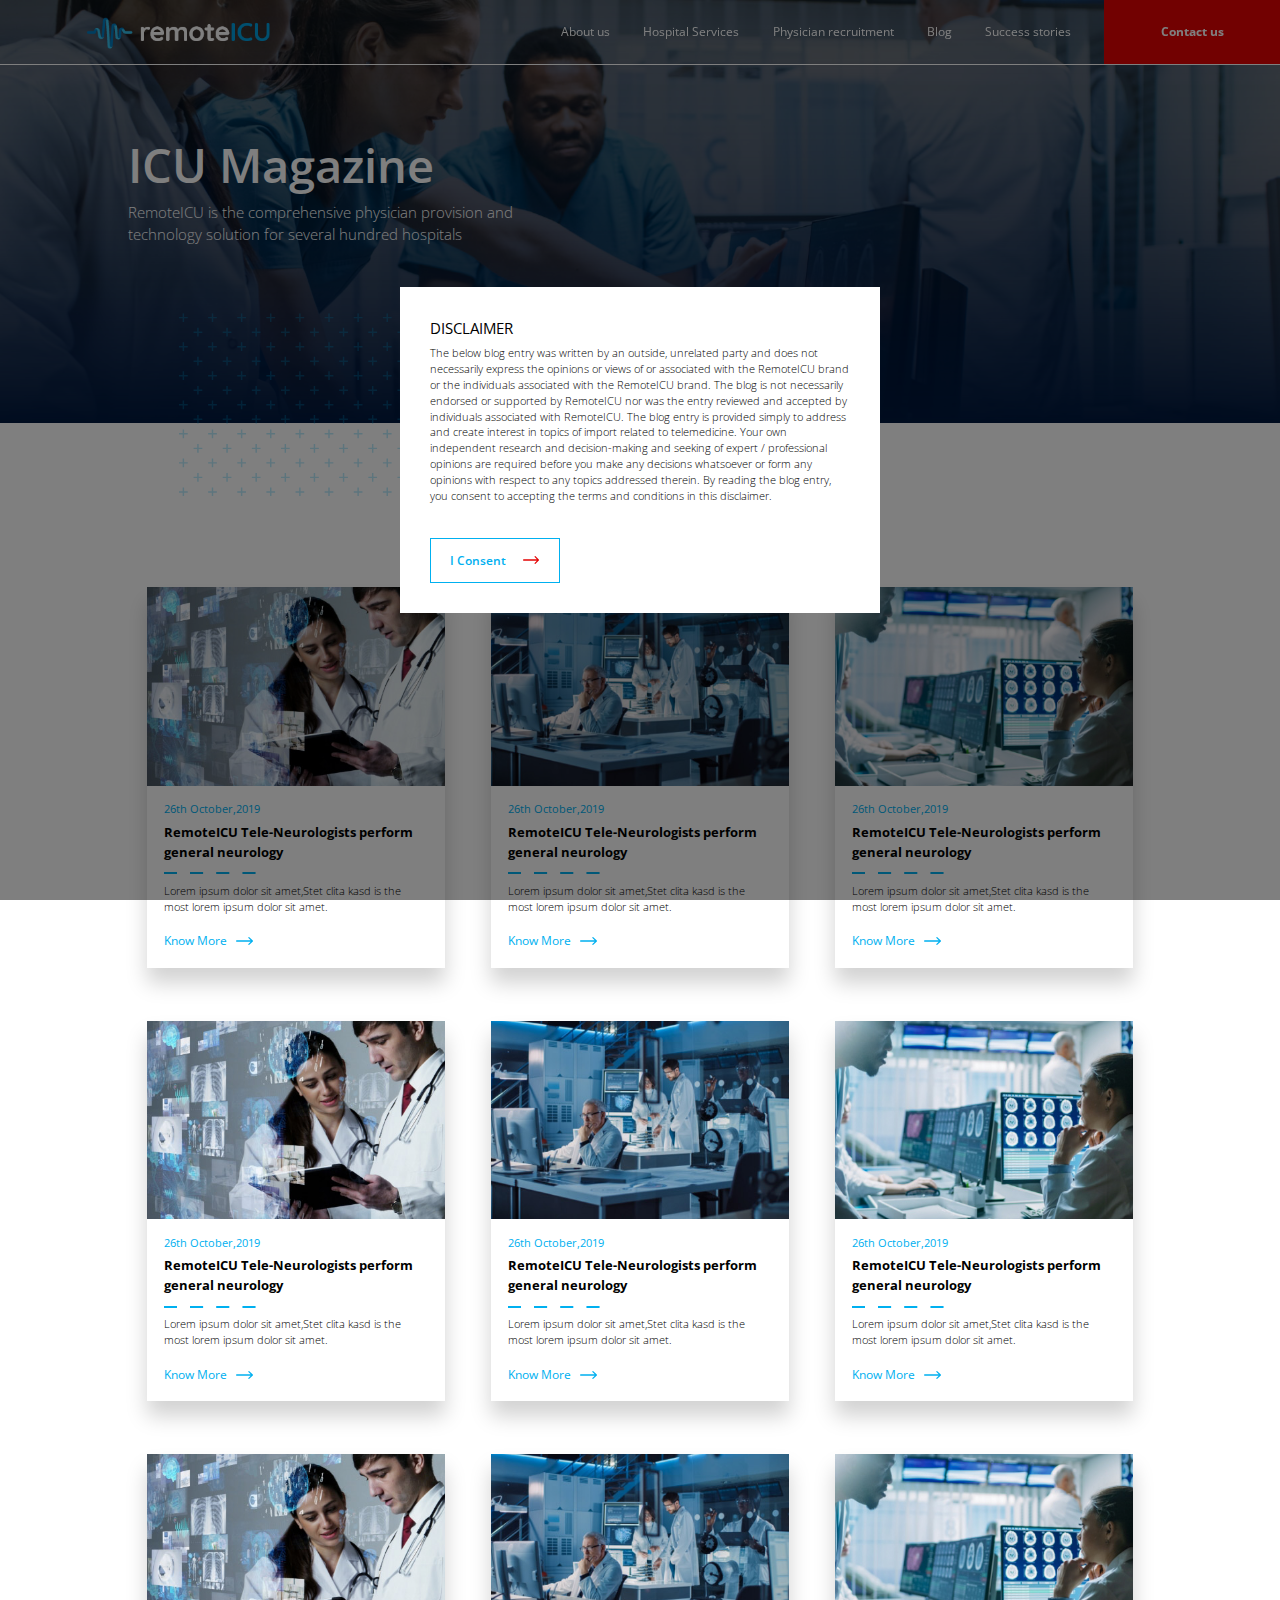
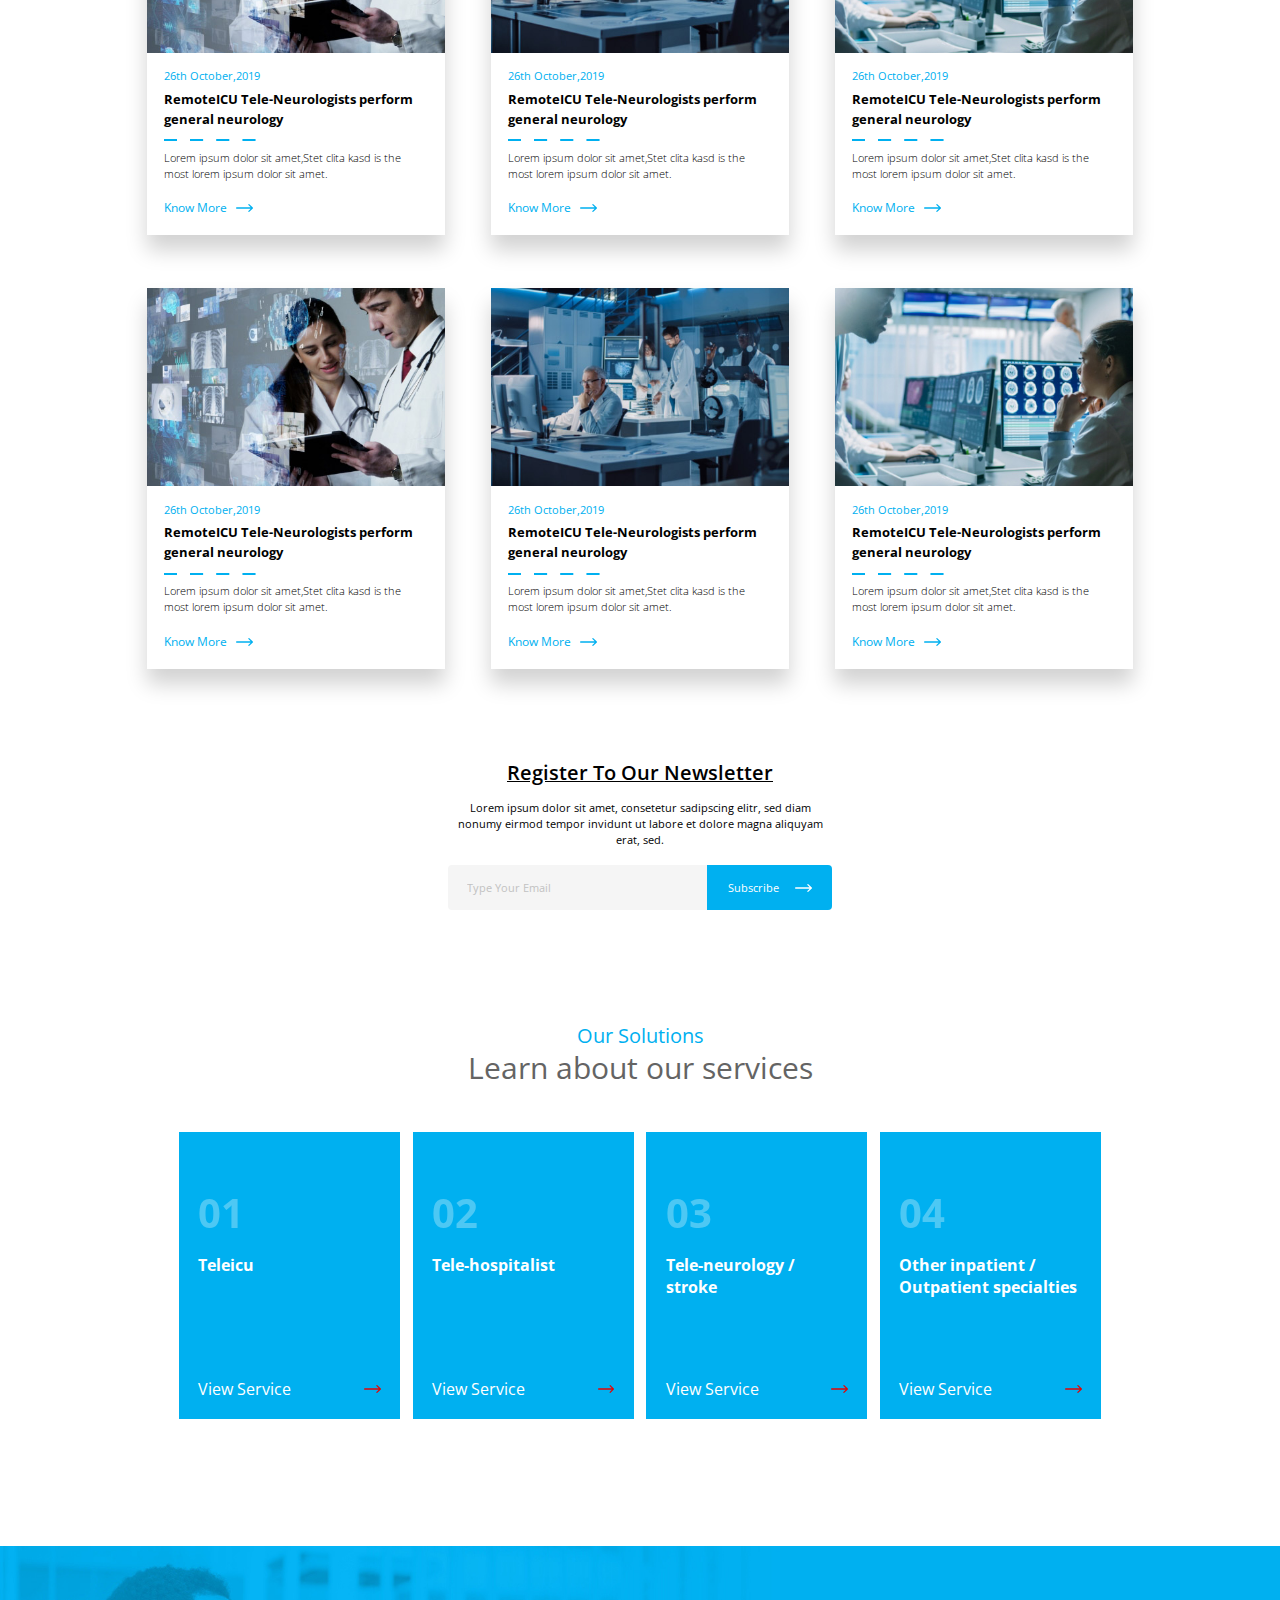
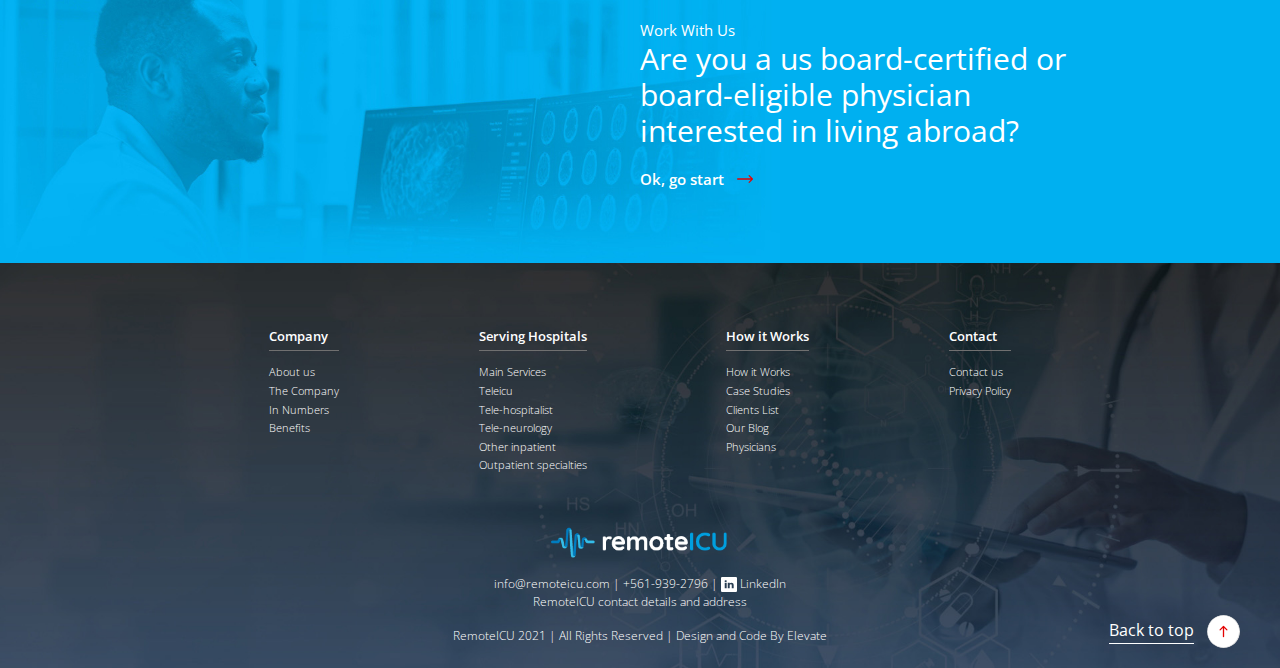
<file: blog.html>
<!DOCTYPE html>
<html lang="en-US">

<head>
  <!-- Meta -->
  <meta charset="UTF-8">
  <meta name="viewport" content="width=device-width, initial-scale=1.0">
  <meta name="description" content="RemoteICU">
  <title>RemoteICU — Blog</title>

  <!-- Fonts -->
  <link rel="preconnect" href="https://fonts.gstatic.com">
  <link href="https://fonts.googleapis.com/css2?family=Open+Sans:wght@300;400;600;700&display=swap" rel="stylesheet">

  <!-- Style (Vendor) -->
  <link rel="stylesheet" href="css/swiper-bundle.min.css">

  <!-- Style -->
  <link rel="stylesheet" href="css/style.css">
  <link rel="stylesheet" href="css/blog.css">
  
  <!-- Favicon -->
  <link rel="icon" href="img/icons/favicon.png">
</head>

<body>

  <!-- Header -->
  <header class="header">
    <div class="container">
      <!-- Logo -->
      <div class="header-logo">
        <img src="img/icons/logo.png" alt="remote-icu-logo">
      </div>
      <!-- Links -->
      <div class="header-links f-d-2 f-m-2">
        <ul>
          <!-- Item -->
          <li>
            <a href="#">About us</a>
          </li>
          <!-- Item -->
          <li>
            <a href="#">Hospital Services</a>
          </li>
          <!-- Item -->
          <li>
            <a href="#">Physician recruitment</a>
          </li>
          <!-- Item -->
          <li>
            <a href="#">Blog</a>
          </li>
          <!-- Item -->
          <li>
            <a href="#">Success stories </a>
          </li>
          <!-- Item -->
          <li>
            <a href="#" class="header-btn bold">Contact us</a>
          </li>
        </ul>
      </div>
      <!-- Hamburger -->
      <div class="header-hamburger">
        <button class="hamburger hamburger--slider" type="button" aria-label="hamburger-menu-button">
          <span class="hamburger-box">
            <span class="hamburger-inner"></span>
          </span>
        </button>
      </div>
    </div>
  </header>

  <!-- Banner -->
  <div class="banner">
    <!-- Img -->
    <div class="banner-img">
      <picture>
        <source media="(min-width:1024px)" srcset="img/blog/banner.jpg">
        <img src="img/blog/banner-mobile.jpg" alt="banner-img">
      </picture>
    </div>
    <!-- Overlay -->
    <div class="banner-overlay"></div>
    <!-- Stars -->
    <div class="banner-stars">
      <img src="img/global/stars-blue.svg" alt="stars-img">
    </div>
    <!-- Scroll -->
    <div class="banner-scroll">
      <img src="img/icons/scroll-arrow.svg" alt="scroll-arrow-icon">
    </div>
    <!-- Container -->
    <div class="container">
      <!-- Text -->
      <div class="banner-text">
        <h1 class="f-d-9 f-m-6 medium">
          ICU Magazine
        </h1>
        <p class="f-d-4 f-m-1 light">
          RemoteICU is the comprehensive physician provision and<br> technology solution for several hundred hospitals
        </p>
      </div>
    </div>
  </div>

  <!-- Blog -->
  <div class="blog">
    <div class="container">
      <!-- Navigation -->
      <div class="blog-navigation">
        <ul class="f-d-2 f-m-1">
          <!-- Item -->
          <li class="active">
            <a href="#">
              ALL
            </a>
          </li>
          <!-- Item -->
          <li>
            <a href="#">
              TeleICU
            </a>
          </li>
          <!-- Item -->
          <li>
            <a href="#">
              Tele-Hospitalist
            </a>
          </li>
          <!-- Item -->
          <li>
            <a href="#">
              Tele-Neurology
            </a>
          </li>
        </ul>
      </div>
      <!-- Blog Posts -->
      <ul class="blog-posts">
        <!-- Item -->
        <li class="blog-card">
          <div class="img">
            <img src="img/blog/blog-post-thumbnail-1.jpg" alt="blog-post-thumbnail">
          </div>
          <div class="text">
            <p class="f-d-1 f-m-1 text-blue">26th October,2019</p>
            <h2 class="f-d-3 f-m-2 bold">RemoteICU Tele-Neurologists perform general neurology</h2>
            <img src="img/icons/dashed-line.png" alt="line-icon" class="blog-line">
            <p class="f-d-1 f-m-1 light">Lorem ipsum dolor sit amet,Stet clita kasd is the most lorem ipsum dolor sit amet.</p>
            <a href="#" class="text-blue f-d-2 f-m-1">Know More <img src="img/icons/arrow-right-blue.svg" alt="arrow-icon" class="btn-arrow"></a>
          </div>
        </li>
        <!-- Item -->
        <li class="blog-card">
          <div class="img">
            <img src="img/blog/blog-post-thumbnail-2.jpg" alt="blog-post-thumbnail">
          </div>
          <div class="text">
            <p class="f-d-1 f-m-1 text-blue">26th October,2019</p>
            <h2 class="f-d-3 f-m-2 bold">RemoteICU Tele-Neurologists perform general neurology</h2>
            <img src="img/icons/dashed-line.png" alt="line-icon" class="blog-line">
            <p class="f-d-1 f-m-1 light">Lorem ipsum dolor sit amet,Stet clita kasd is the most lorem ipsum dolor sit amet.</p>
            <a href="#" class="text-blue f-d-2 f-m-1">Know More <img src="img/icons/arrow-right-blue.svg" alt="arrow-icon" class="btn-arrow"></a>
          </div>
        </li>
        <!-- Item -->
        <li class="blog-card">
          <div class="img">
            <img src="img/blog/blog-post-thumbnail-3.jpg" alt="blog-post-thumbnail">
          </div>
          <div class="text">
            <p class="f-d-1 f-m-1 text-blue">26th October,2019</p>
            <h2 class="f-d-3 f-m-2 bold">RemoteICU Tele-Neurologists perform general neurology</h2>
            <img src="img/icons/dashed-line.png" alt="line-icon" class="blog-line">
            <p class="f-d-1 f-m-1 light">Lorem ipsum dolor sit amet,Stet clita kasd is the most lorem ipsum dolor sit amet.</p>
            <a href="#" class="text-blue f-d-2 f-m-1">Know More <img src="img/icons/arrow-right-blue.svg" alt="arrow-icon" class="btn-arrow"></a>
          </div>
        </li>
        <!-- Item -->
        <li class="blog-card">
          <div class="img">
            <img src="img/blog/blog-post-thumbnail-1.jpg" alt="blog-post-thumbnail">
          </div>
          <div class="text">
            <p class="f-d-1 f-m-1 text-blue">26th October,2019</p>
            <h2 class="f-d-3 f-m-2 bold">RemoteICU Tele-Neurologists perform general neurology</h2>
            <img src="img/icons/dashed-line.png" alt="line-icon" class="blog-line">
            <p class="f-d-1 f-m-1 light">Lorem ipsum dolor sit amet,Stet clita kasd is the most lorem ipsum dolor sit amet.</p>
            <a href="#" class="text-blue f-d-2 f-m-1">Know More <img src="img/icons/arrow-right-blue.svg" alt="arrow-icon" class="btn-arrow"></a>
          </div>
        </li>
        <!-- Item -->
        <li class="blog-card">
          <div class="img">
            <img src="img/blog/blog-post-thumbnail-2.jpg" alt="blog-post-thumbnail">
          </div>
          <div class="text">
            <p class="f-d-1 f-m-1 text-blue">26th October,2019</p>
            <h2 class="f-d-3 f-m-2 bold">RemoteICU Tele-Neurologists perform general neurology</h2>
            <img src="img/icons/dashed-line.png" alt="line-icon" class="blog-line">
            <p class="f-d-1 f-m-1 light">Lorem ipsum dolor sit amet,Stet clita kasd is the most lorem ipsum dolor sit amet.</p>
            <a href="#" class="text-blue f-d-2 f-m-1">Know More <img src="img/icons/arrow-right-blue.svg" alt="arrow-icon" class="btn-arrow"></a>
          </div>
        </li>
        <!-- Item -->
        <li class="blog-card">
          <div class="img">
            <img src="img/blog/blog-post-thumbnail-3.jpg" alt="blog-post-thumbnail">
          </div>
          <div class="text">
            <p class="f-d-1 f-m-1 text-blue">26th October,2019</p>
            <h2 class="f-d-3 f-m-2 bold">RemoteICU Tele-Neurologists perform general neurology</h2>
            <img src="img/icons/dashed-line.png" alt="line-icon" class="blog-line">
            <p class="f-d-1 f-m-1 light">Lorem ipsum dolor sit amet,Stet clita kasd is the most lorem ipsum dolor sit amet.</p>
            <a href="#" class="text-blue f-d-2 f-m-1">Know More <img src="img/icons/arrow-right-blue.svg" alt="arrow-icon" class="btn-arrow"></a>
          </div>
        </li>
        <!-- Item -->
        <li class="blog-card">
          <div class="img">
            <img src="img/blog/blog-post-thumbnail-1.jpg" alt="blog-post-thumbnail">
          </div>
          <div class="text">
            <p class="f-d-1 f-m-1 text-blue">26th October,2019</p>
            <h2 class="f-d-3 f-m-2 bold">RemoteICU Tele-Neurologists perform general neurology</h2>
            <img src="img/icons/dashed-line.png" alt="line-icon" class="blog-line">
            <p class="f-d-1 f-m-1 light">Lorem ipsum dolor sit amet,Stet clita kasd is the most lorem ipsum dolor sit amet.</p>
            <a href="#" class="text-blue f-d-2 f-m-1">Know More <img src="img/icons/arrow-right-blue.svg" alt="arrow-icon" class="btn-arrow"></a>
          </div>
        </li>
        <!-- Item -->
        <li class="blog-card">
          <div class="img">
            <img src="img/blog/blog-post-thumbnail-2.jpg" alt="blog-post-thumbnail">
          </div>
          <div class="text">
            <p class="f-d-1 f-m-1 text-blue">26th October,2019</p>
            <h2 class="f-d-3 f-m-2 bold">RemoteICU Tele-Neurologists perform general neurology</h2>
            <img src="img/icons/dashed-line.png" alt="line-icon" class="blog-line">
            <p class="f-d-1 f-m-1 light">Lorem ipsum dolor sit amet,Stet clita kasd is the most lorem ipsum dolor sit amet.</p>
            <a href="#" class="text-blue f-d-2 f-m-1">Know More <img src="img/icons/arrow-right-blue.svg" alt="arrow-icon" class="btn-arrow"></a>
          </div>
        </li>
        <!-- Item -->
        <li class="blog-card">
          <div class="img">
            <img src="img/blog/blog-post-thumbnail-3.jpg" alt="blog-post-thumbnail">
          </div>
          <div class="text">
            <p class="f-d-1 f-m-1 text-blue">26th October,2019</p>
            <h2 class="f-d-3 f-m-2 bold">RemoteICU Tele-Neurologists perform general neurology</h2>
            <img src="img/icons/dashed-line.png" alt="line-icon" class="blog-line">
            <p class="f-d-1 f-m-1 light">Lorem ipsum dolor sit amet,Stet clita kasd is the most lorem ipsum dolor sit amet.</p>
            <a href="#" class="text-blue f-d-2 f-m-1">Know More <img src="img/icons/arrow-right-blue.svg" alt="arrow-icon" class="btn-arrow"></a>
          </div>
        </li>
        <!-- Item -->
        <li class="blog-card">
          <div class="img">
            <img src="img/blog/blog-post-thumbnail-1.jpg" alt="blog-post-thumbnail">
          </div>
          <div class="text">
            <p class="f-d-1 f-m-1 text-blue">26th October,2019</p>
            <h2 class="f-d-3 f-m-2 bold">RemoteICU Tele-Neurologists perform general neurology</h2>
            <img src="img/icons/dashed-line.png" alt="line-icon" class="blog-line">
            <p class="f-d-1 f-m-1 light">Lorem ipsum dolor sit amet,Stet clita kasd is the most lorem ipsum dolor sit amet.</p>
            <a href="#" class="text-blue f-d-2 f-m-1">Know More <img src="img/icons/arrow-right-blue.svg" alt="arrow-icon" class="btn-arrow"></a>
          </div>
        </li>
        <!-- Item -->
        <li class="blog-card">
          <div class="img">
            <img src="img/blog/blog-post-thumbnail-2.jpg" alt="blog-post-thumbnail">
          </div>
          <div class="text">
            <p class="f-d-1 f-m-1 text-blue">26th October,2019</p>
            <h2 class="f-d-3 f-m-2 bold">RemoteICU Tele-Neurologists perform general neurology</h2>
            <img src="img/icons/dashed-line.png" alt="line-icon" class="blog-line">
            <p class="f-d-1 f-m-1 light">Lorem ipsum dolor sit amet,Stet clita kasd is the most lorem ipsum dolor sit amet.</p>
            <a href="#" class="text-blue f-d-2 f-m-1">Know More <img src="img/icons/arrow-right-blue.svg" alt="arrow-icon" class="btn-arrow"></a>
          </div>
        </li>
        <!-- Item -->
        <li class="blog-card">
          <div class="img">
            <img src="img/blog/blog-post-thumbnail-3.jpg" alt="blog-post-thumbnail">
          </div>
          <div class="text">
            <p class="f-d-1 f-m-1 text-blue">26th October,2019</p>
            <h2 class="f-d-3 f-m-2 bold">RemoteICU Tele-Neurologists perform general neurology</h2>
            <img src="img/icons/dashed-line.png" alt="line-icon" class="blog-line">
            <p class="f-d-1 f-m-1 light">Lorem ipsum dolor sit amet,Stet clita kasd is the most lorem ipsum dolor sit amet.</p>
            <a href="#" class="text-blue f-d-2 f-m-1">Know More <img src="img/icons/arrow-right-blue.svg" alt="arrow-icon" class="btn-arrow"></a>
          </div>
        </li>
      </ul>
    </div>
  </div>

  <!-- Newsletter -->
  <div class="newsletter">
    <div class="container">
      <h2 class="f-d-6 f-m-4 text-underline medium">Register To Our Newsletter</h2>
      <p class="f-d-1 f-m-2">Lorem ipsum dolor sit amet, consetetur sadipscing elitr, sed diam nonumy 
        eirmod tempor invidunt ut labore et dolore magna aliquyam erat, sed.</p>
      <form class="f-d-1 f-m-2">
        <input type="text" placeholder="Type Your Email">
        <button type="submit" class="btn btn-primary">
          Subscribe 
          <img src="img/icons/arrow-right-white.svg" alt="arrow-icon" class="btn-arrow">
        </button>
      </form>
    </div>
  </div>

  <!-- Blog Services -->
  <div class="blog-services">
    <div class="container">
      <p class="text-blue f-d-6 f-m-1">Our Solutions</p>
      <h2 class="f-d-7 f-m-4 regular">Learn about our services</h2>
      <!-- Cards -->
      <div class="service-cards">
        <ul>
          <!-- Item -->
          <li>
            <div class="text">
              <p class="f-d-8 f-m-5 number bold">01</p>
              <h3 class="f-d-5 f-m-2">Teleicu</h3>
              <p class="f-d-2 f-m-1 desc">Remoteicu tele-hospitalists perform shifts for the smallest to the largest telemedicine programs in the united states.</p>
              <a href="#">View Service <img src="img/icons/arrow-right-red.svg" alt="arrow-icon"></a>
            </div>
            <div class="img">
              <img src="img/global/service-cards-bg.jpg" alt="bg-img">
            </div>
          </li>
          <!-- Item -->
          <li>
            <div class="text">
              <p class="f-d-8 f-m-5 number bold">02</p>
              <h3 class="f-d-5 f-m-2">Tele-hospitalist</h3>
              <p class="f-d-2 f-m-1 desc">Remoteicu tele-hospitalists perform shifts for the smallest to the largest telemedicine programs in the united states.</p>
              <a href="#">View Service <img src="img/icons/arrow-right-red.svg" alt="arrow-icon"></a>
            </div>
            <div class="img">
              <img src="img/global/service-cards-bg.jpg" alt="bg-img">
            </div>
          </li>
          <!-- Item -->
          <li>
            <div class="text">
              <p class="f-d-8 f-m-5 number bold">03</p>
              <h3 class="f-d-5 f-m-2">Tele-neurology / stroke</h3>
              <p class="f-d-2 f-m-1 desc">Remoteicu tele-hospitalists perform shifts for the smallest to the largest telemedicine programs in the united states.</p>
              <a href="#">View Service <img src="img/icons/arrow-right-red.svg" alt="arrow-icon"></a>
            </div>
            <div class="img">
              <img src="img/global/service-cards-bg.jpg" alt="bg-img">
            </div>
          </li>
          <!-- Item -->
          <li>
            <div class="text">
              <p class="f-d-8 f-m-5 number bold">04</p>
              <h3 class="f-d-5 f-m-2">Other inpatient / Outpatient specialties</h3>
              <p class="f-d-2 f-m-1 desc">Remoteicu tele-hospitalists perform shifts for the smallest to the largest telemedicine programs in the united states.</p>
              <a href="#">View Service <img src="img/icons/arrow-right-red.svg" alt="arrow-icon"></a>
            </div>
            <div class="img">
              <img src="img/global/service-cards-bg.jpg" alt="bg-img">
            </div>
          </li>
        </ul>
      </div>
    </div>
  </div>

  <!-- Work With Us -->
  <div class="work-with-us">
    <div class="container">
      <div class="text">
        <p class="f-d-4 f-m-2">Work With Us</p>
        <h2 class="f-d-7 f-m-4 regular">Are you a us board-certified
          or board-eligible physician interested in living abroad?</h2>
        <a href="#" class="f-d-4 f-m-2 medium">Ok, go start <img src="img/icons/arrow-right-red.svg" alt="arrow-icon"></a>
      </div>
    </div>
  </div>

  <!-- Footer -->
  <footer class="footer">
    <div class="container">
      <!-- Links -->
      <div class="footer-links">
        <ul>
          <!-- Item -->
          <li>
            <!-- Collapse -->
            <div class="collapsible">
              <!-- Toggler -->
              <div class="collapse-toggler f-d-3 f-m-2 medium">
                Company
                <span class="d-mobile f-m-4 text-blue">+</span>
              </div>
              <!-- Collapse -->
              <div class="collapse f-d-1 f-m-1 light">
                <ul>
                  <!-- Item -->
                  <li>
                    <a href="#">About us</a>
                  </li>
                  <!-- Item -->
                  <li>
                    <a href="#">The Company</a>
                  </li>
                  <!-- Item -->
                  <li>
                    <a href="#">In Numbers</a>
                  </li>
                  <!-- Item -->
                  <li>
                    <a href="#">Benefits</a>
                  </li>
                </ul>
              </div>
            </div>
          </li>
          <!-- Item -->
          <li>
            <!-- Collapse -->
            <div class="collapsible">
              <!-- Toggler -->
              <div class="collapse-toggler f-d-3 f-m-2 medium">
                Serving Hospitals
                <span class="d-mobile f-m-4 text-blue">+</span>
              </div>
              <!-- Collapse -->
              <div class="collapse f-d-1 f-m-1 light">
                <ul>
                  <!-- Item -->
                  <li>
                    <a href="#">Main Services</a>
                  </li>
                  <!-- Item -->
                  <li>
                    <a href="#">Teleicu</a>
                  </li>
                  <!-- Item -->
                  <li>
                    <a href="#">Tele-hospitalist</a>
                  </li>
                  <!-- Item -->
                  <li>
                    <a href="#">Tele-neurology</a>
                  </li>
                  <!-- Item -->
                  <li>
                    <a href="#">Other inpatient</a>
                  </li>
                  <!-- Item -->
                  <li>
                    <a href="#">Outpatient specialties</a>
                  </li>
                </ul>
              </div>
            </div>
          </li>
          <!-- Item -->
          <li>
            <!-- Collapse -->
            <div class="collapsible">
              <!-- Toggler -->
              <div class="collapse-toggler f-d-3 f-m-2 medium">
                How it Works
                <span class="d-mobile f-m-4 text-blue">+</span>
              </div>
              <!-- Collapse -->
              <div class="collapse f-d-1 f-m-1 light">
                <ul>
                  <!-- Item -->
                  <li>
                    <a href="#">How it Works</a>
                  </li>
                  <!-- Item -->
                  <li>
                    <a href="#">Case Studies</a>
                  </li>
                  <!-- Item -->
                  <li>
                    <a href="#">Clients List</a>
                  </li>
                  <!-- Item -->
                  <li>
                    <a href="#">Our Blog</a>
                  </li>
                  <!-- Item -->
                  <li>
                    <a href="#">Physicians</a>
                  </li>
                </ul>
              </div>
            </div>
          </li>
          <!-- Item -->
          <li>
            <!-- Collapse -->
            <div class="collapsible">
              <!-- Toggler -->
              <div class="collapse-toggler f-d-3 f-m-2 medium">
                Contact
                <span class="d-mobile f-m-4 text-blue">+</span>
              </div>
              <!-- Collapse -->
              <div class="collapse f-d-1 f-m-1 light">
                <ul>
                  <!-- Item -->
                  <li>
                    <a href="#">Contact us</a>
                  </li>
                  <!-- Item -->
                  <li>
                    <a href="#">Privacy Policy</a>
                  </li>
                </ul>
              </div>
            </div>
          </li>
        </ul>
      </div>
      <!-- Logo -->
      <div class="footer-logo">
        <img src="img/icons/logo.png" alt="remote-icu-logo">
      </div>
      <!-- Copy -->
      <div class="footer-copy f-d-2 f-m-1 light">
        <p>
          info@remoteicu.com | +561-939-2796  | <img src="img/icons/linkedin-white.svg" alt="linkedin-icon"> LinkedIn
          <br>
          RemoteICU contact details and address
        </p>
        <p>RemoteICU 2021 | All Rights Reserved | Design and Code By Elevate</p>
      </div>
      <!-- Back To Top -->
      <div class="footer-back d-desktop">
        <a href="#">
          <span>Back to top</span>
          <img src="img/icons/back-to-top.svg" alt="back-to-top-icon">
        </a>
      </div>
    </div>
  </footer>

  <!-- Popup -->
  <div class="popup show">
    <div class="popup-content">
      <h2 class="f-d-4 f-m-4 regular">DISCLAIMER</h2>
      <p class="f-d-1 f-m-2 light">The below blog entry was written by an outside, unrelated party and does not necessarily express the opinions or views of or associated with the RemoteICU brand or the individuals associated with the RemoteICU brand. The blog is not necessarily endorsed or supported by RemoteICU nor was the entry reviewed and accepted by individuals associated with RemoteICU. The blog entry is provided simply to address and create interest in topics of import related to telemedicine. Your own independent research and decision-making and seeking of expert / professional opinions are required before you make any decisions whatsoever or form any opinions with respect to any topics addressed therein. By reading the blog entry, you consent to accepting the terms and conditions in this disclaimer.</p>
      <a href="#" class="btn btn-secondary medium f-d-2 f-m-2 popup-close">I Consent <img src="img/icons/arrow-right-red.svg" alt="arrow-icon" class="btn-arrow"></a>
    </div>
  </div>

  <!-- Script (vendor) -->
  <script src="js/swiper-bundle.min.js"></script>

  <!-- Script -->
  <script src="js/app.js"></script>

</body>

</html>
</file>
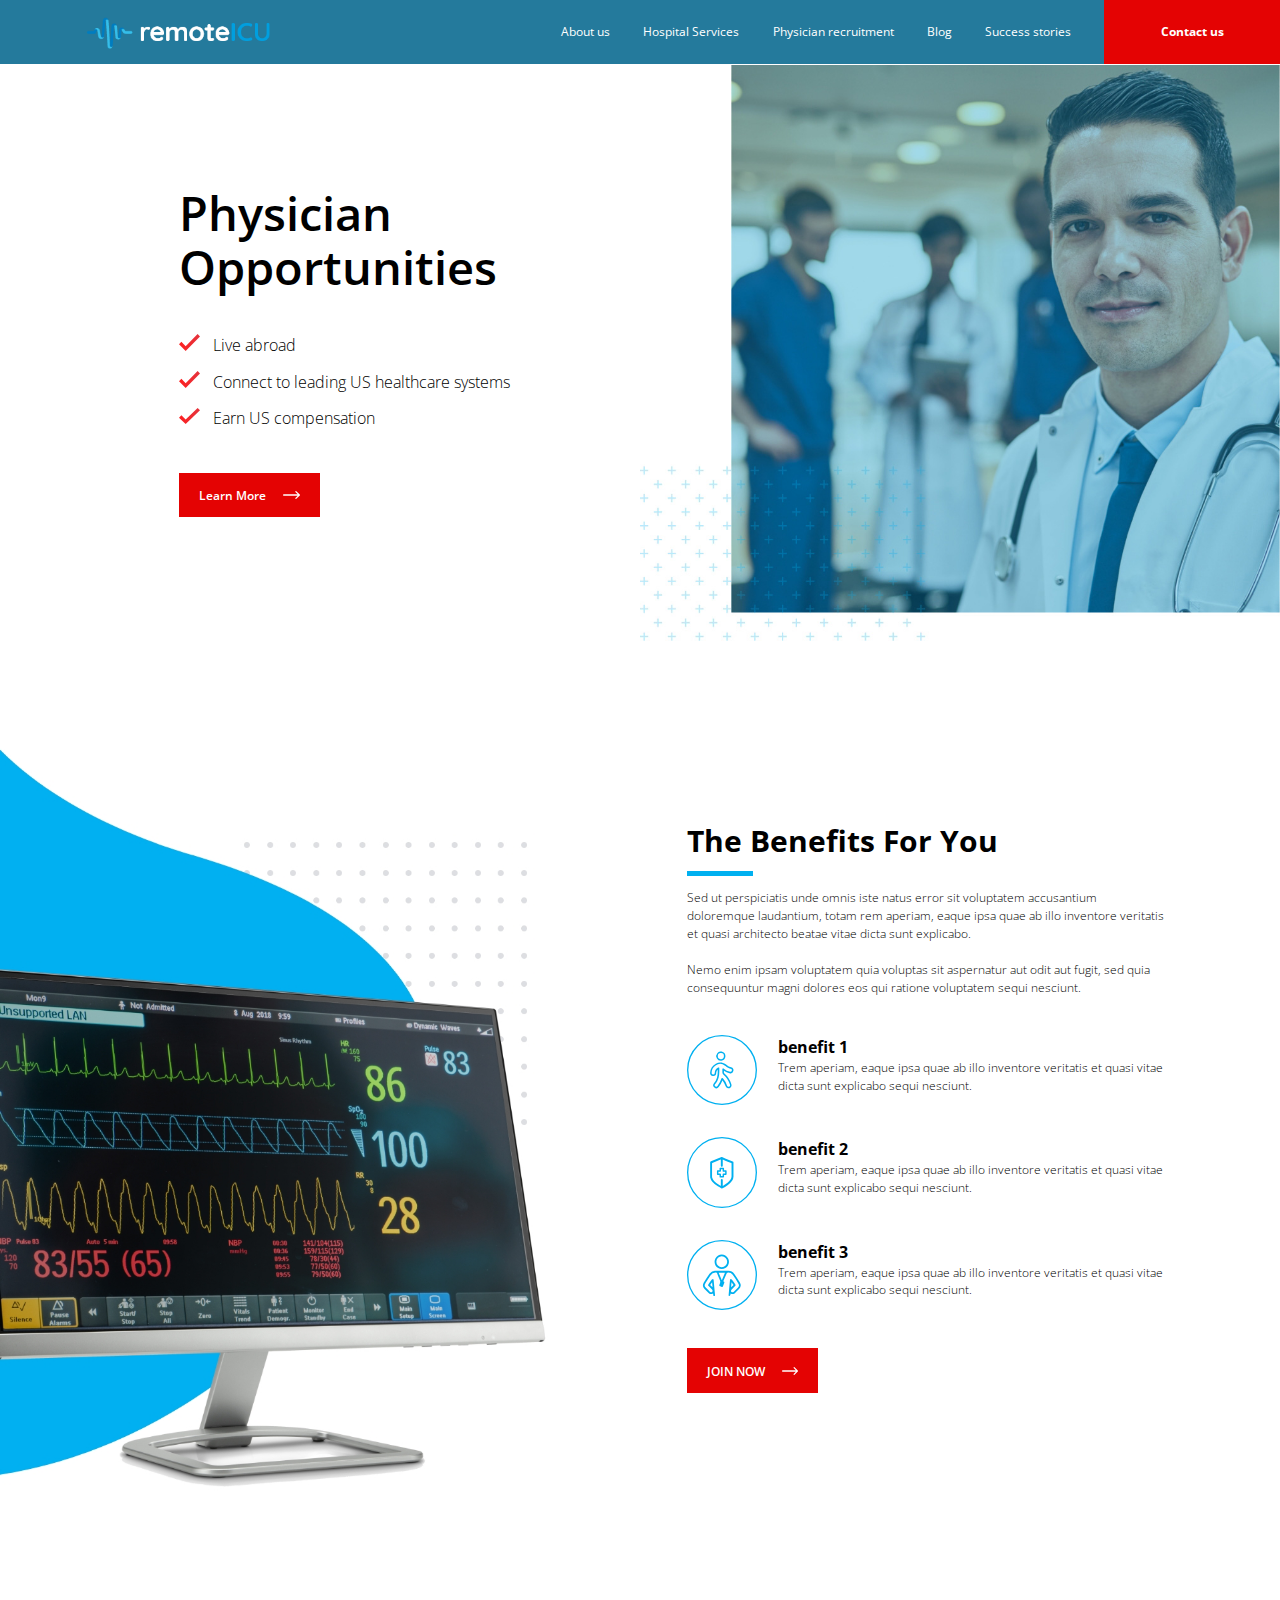
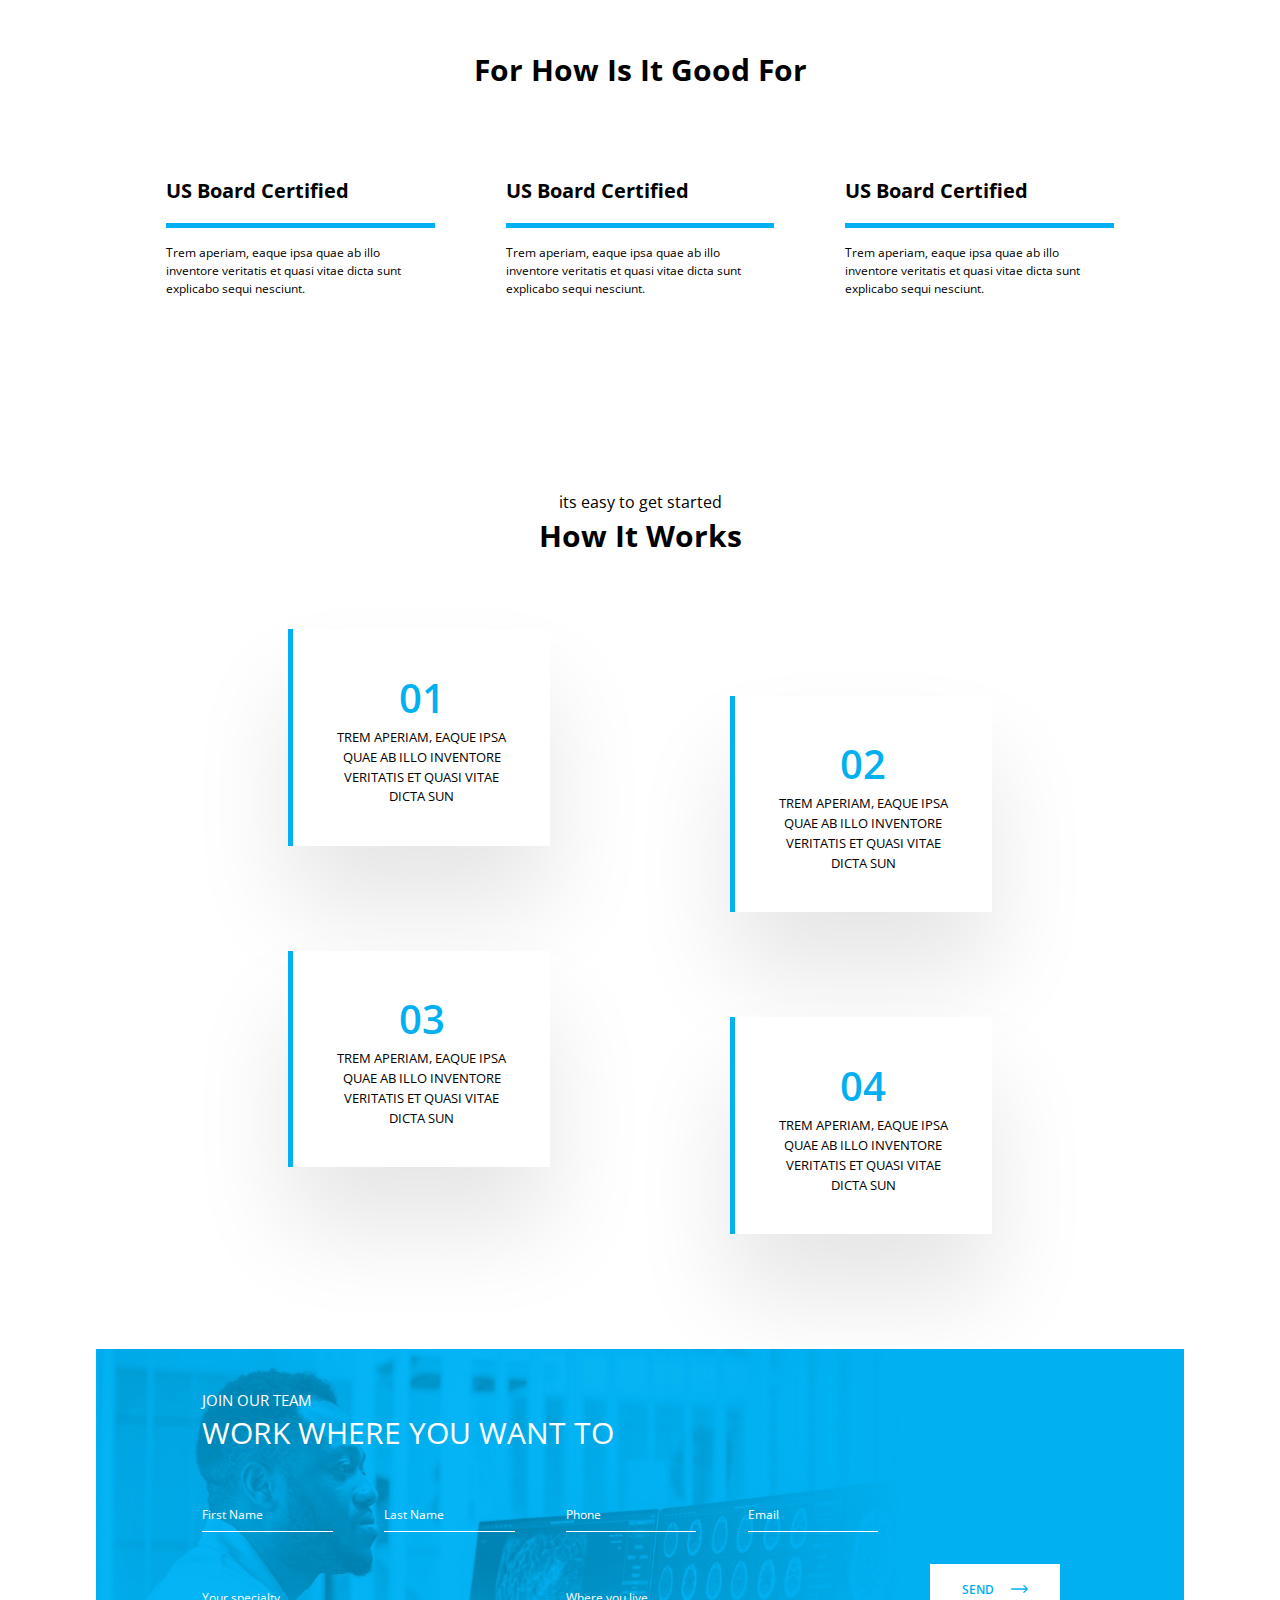
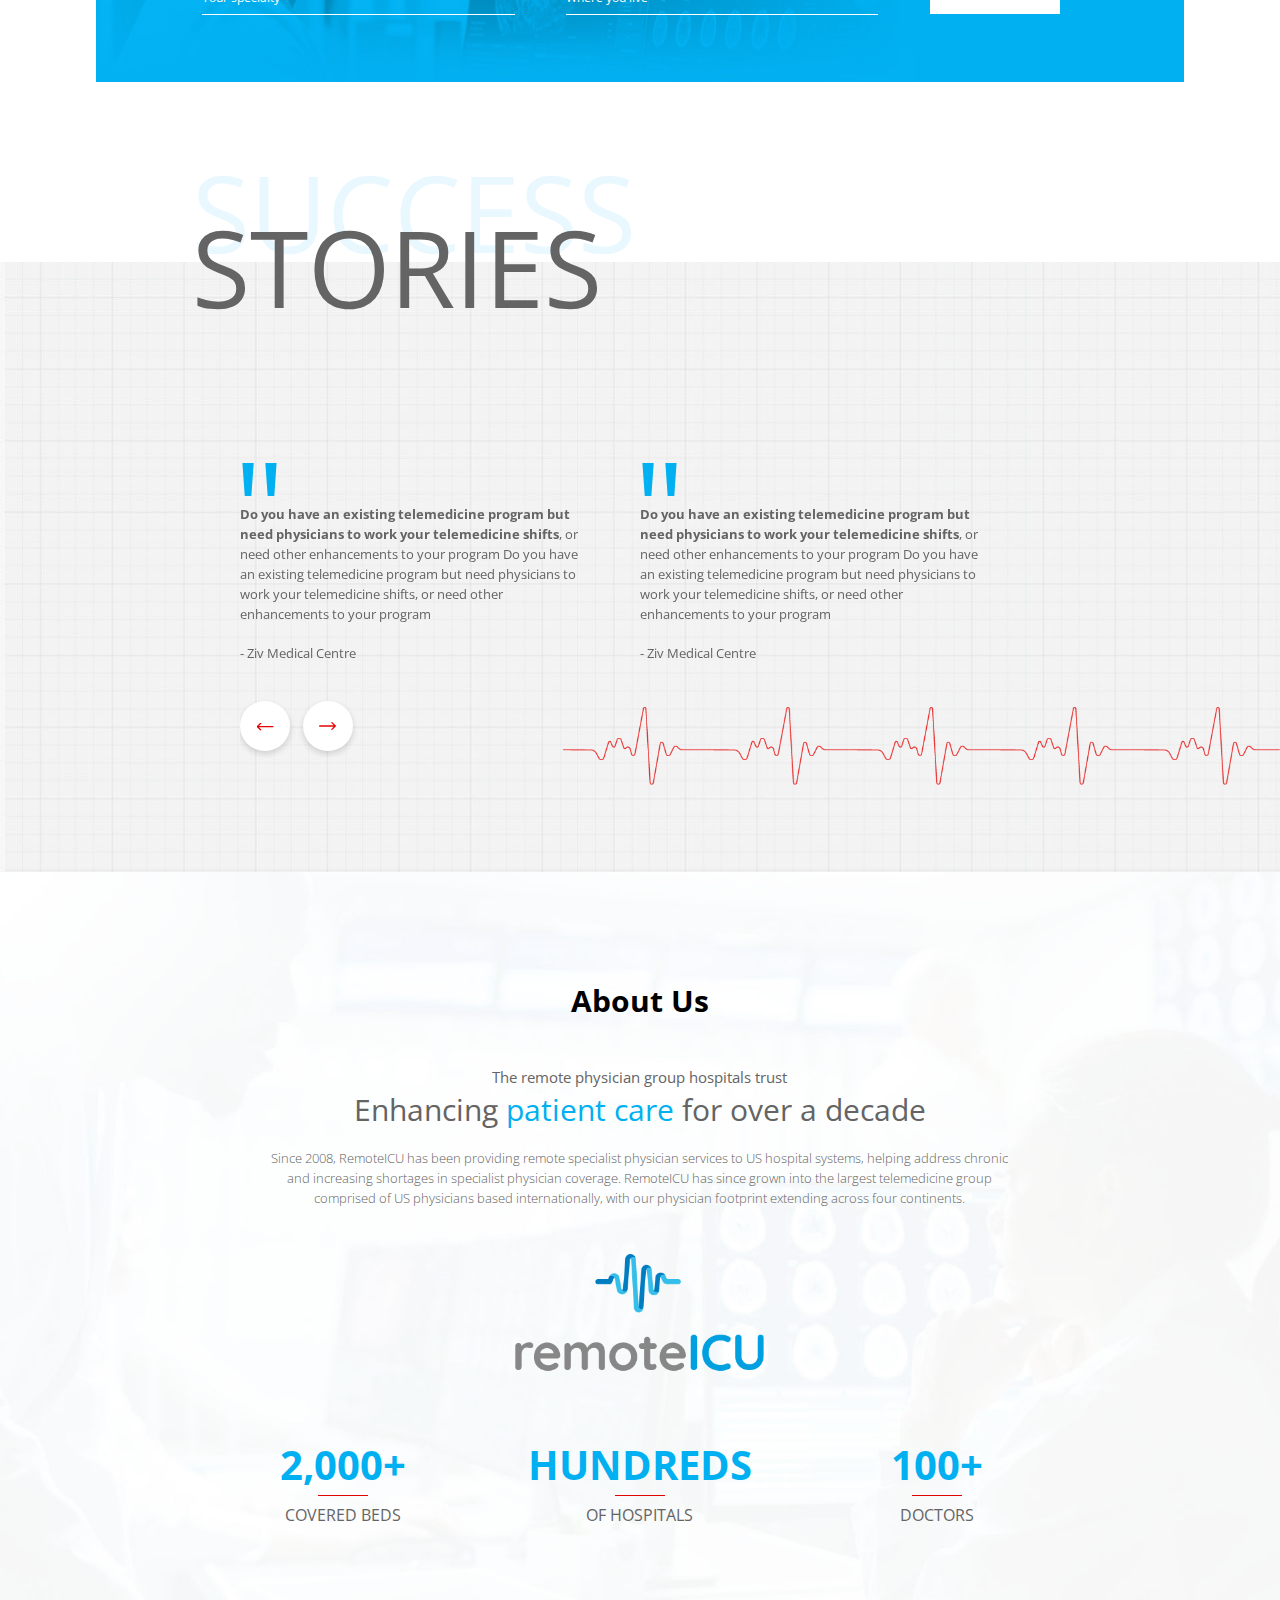
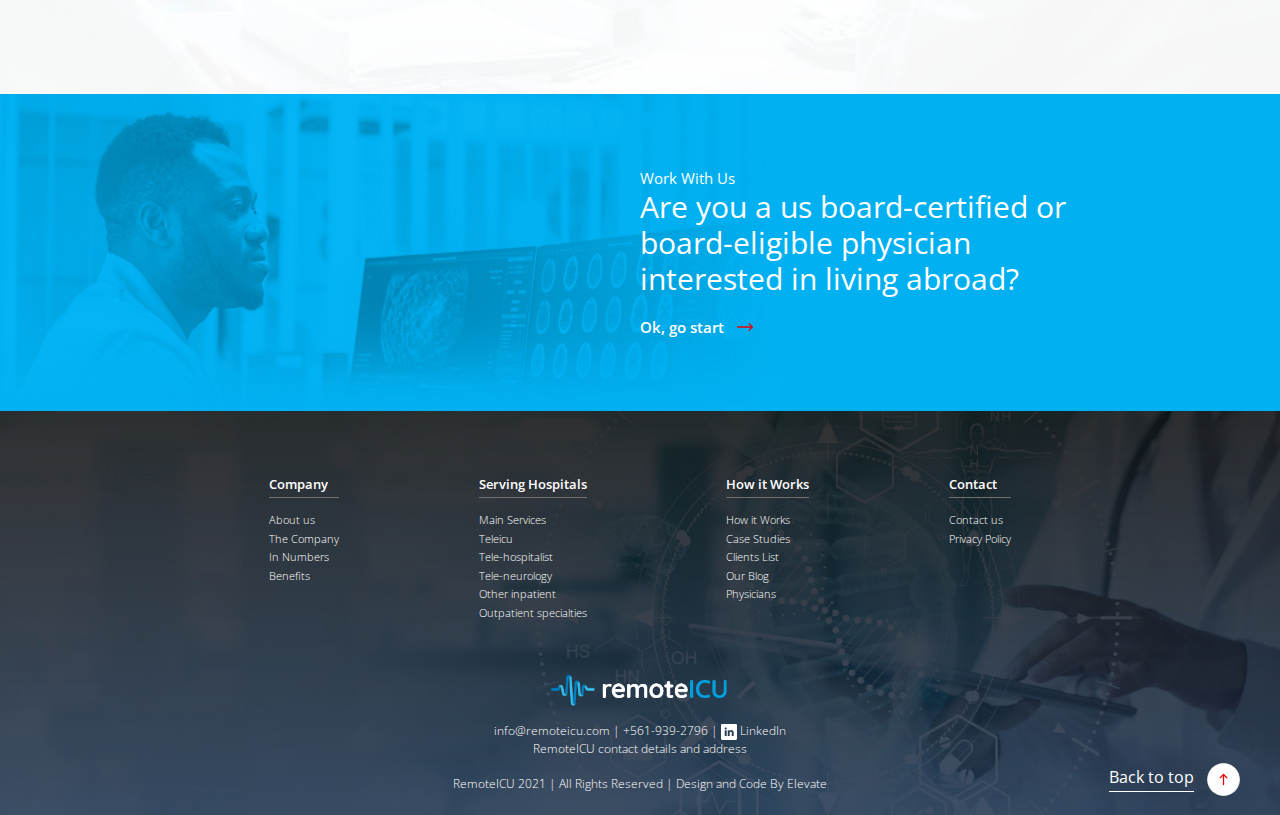
<file: careers.html>
<!DOCTYPE html>
<html lang="en-US">

<head>
  <!-- Meta -->
  <meta charset="UTF-8">
  <meta name="viewport" content="width=device-width, initial-scale=1.0">
  <meta name="description" content="RemoteICU">
  <title>RemoteICU — Careers</title>

  <!-- Fonts -->
  <link rel="preconnect" href="https://fonts.gstatic.com">
  <link href="https://fonts.googleapis.com/css2?family=Open+Sans:wght@300;400;600;700&display=swap" rel="stylesheet">

  <!-- Style (Vendor) -->
  <link rel="stylesheet" href="css/swiper-bundle.min.css">

  <!-- Style -->
  <link rel="stylesheet" href="css/style.css">
  <link rel="stylesheet" href="css/careers.css">
  
  <!-- Favicon -->
  <link rel="icon" href="img/icons/favicon.png">
</head>

<body>

  <!-- Header -->
  <header class="header header-non-transition">
    <div class="container">
      <!-- Logo -->
      <div class="header-logo">
        <img src="img/icons/logo.png" alt="remote-icu-logo">
      </div>
      <!-- Links -->
      <div class="header-links f-d-2 f-m-2">
        <ul>
          <!-- Item -->
          <li>
            <a href="#">About us</a>
          </li>
          <!-- Item -->
          <li>
            <a href="#">Hospital Services</a>
          </li>
          <!-- Item -->
          <li>
            <a href="#">Physician recruitment</a>
          </li>
          <!-- Item -->
          <li>
            <a href="#">Blog</a>
          </li>
          <!-- Item -->
          <li>
            <a href="#">Success stories </a>
          </li>
          <!-- Item -->
          <li>
            <a href="#" class="header-btn bold">Contact us</a>
          </li>
        </ul>
      </div>
      <!-- Hamburger -->
      <div class="header-hamburger">
        <button class="hamburger hamburger--slider" type="button" aria-label="hamburger-menu-button">
          <span class="hamburger-box">
            <span class="hamburger-inner"></span>
          </span>
        </button>
      </div>
    </div>
  </header>

  <!-- Banner -->
  <div class="careers-banner">
    <div class="container">
      <!-- Text -->
      <div class="text">
        <h1 class="f-d-9 f-m-6 medium">Physician<br> Opportunities</h1>
        <ul class="f-d-5 f-m-2 light">
          <!-- Item -->
          <li>
            <img src="img/icons/checkmark-red.svg" alt="checkmark-icon">
            Live abroad
          </li>
          <!-- Item -->
          <li>
            <img src="img/icons/checkmark-red.svg" alt="checkmark-icon">
            Connect to leading US healthcare systems
          </li>
          <!-- Item -->
          <li>
            <img src="img/icons/checkmark-red.svg" alt="checkmark-icon">
            Earn US compensation
          </li>
        </ul>
        <a href="#" class="btn btn-tertiary f-d-2 f-m-2 medium">
          Learn More
          <img src="img/icons/arrow-right-white.svg" alt="arrow-icon" class="btn-arrow">
        </a>
      </div>
      <!-- Img -->
      <div class="img">
        <picture>
          <source media="(min-width:1024px)" srcset="img/careers/banner.jpg">
          <img src="img/careers/banner-mobile.jpg" alt="banner-img">
        </picture>
      </div>
    </div>
  </div>

  <!-- Careers Benefits -->
  <div class="careers-benefits">
    <div class="container">
      <!-- Img -->
      <div class="img">
        <img src="img/careers/benefits.jpg" alt="benefits-img">
      </div>
      <!-- Text -->
      <div class="text">
        <h2 class="f-d-7 f-m-4">The Benefits For You</h2>
        <p class="f-d-2 f-m-2 light">
          Sed ut perspiciatis unde omnis iste natus error sit voluptatem accusantium doloremque laudantium, totam rem
          aperiam, eaque ipsa quae ab illo inventore veritatis et quasi architecto beatae vitae dicta sunt explicabo.
          <br><br>
          Nemo enim ipsam voluptatem quia voluptas sit aspernatur aut odit aut fugit, sed quia consequuntur magni
          dolores eos qui ratione voluptatem sequi nesciunt.
        </p>
        <ul>
          <!-- Item -->
          <li>
            <img src="img/icons/benefits-icon-9.svg" alt="benefits-icon">
            <div>
              <h3 class="f-d-5 f-m-2">benefit 1</h3>
              <p class="f-d-2 f-m-2 light">
                Trem aperiam, eaque ipsa quae ab illo inventore veritatis et quasi vitae dicta sunt explicabo sequi
                nesciunt.
              </p>
            </div>
          </li>
          <!-- Item -->
          <li>
            <img src="img/icons/benefits-icon-10.svg" alt="benefits-icon">
            <div>
              <h3 class="f-d-5 f-m-2">benefit 2</h3>
              <p class="f-d-2 f-m-2 light">
                Trem aperiam, eaque ipsa quae ab illo inventore veritatis et quasi vitae dicta sunt explicabo sequi
                nesciunt.
              </p>
            </div>
          </li>
          <!-- Item -->
          <li>
            <img src="img/icons/benefits-icon-11.svg" alt="benefits-icon">
            <div>
              <h3 class="f-d-5 f-m-2">benefit 3</h3>
              <p class="f-d-2 f-m-2 light">
                Trem aperiam, eaque ipsa quae ab illo inventore veritatis et quasi vitae dicta sunt explicabo sequi
                nesciunt.
              </p>
            </div>
          </li>
        </ul>
        <a href="#" class="btn btn-tertiary f-d-2 f-m-2 medium">
          JOIN NOW
          <img src="img/icons/arrow-right-white.svg" alt="arrow-icon" class="btn-arrow">
        </a>
      </div>
    </div>
  </div>

  <!-- Careers Who -->
  <div class="careers-who">
    <div class="container">
      <h2 class="f-d-7 f-m-4">For How Is It Good For</h2>
      <ul>
        <!-- Item -->
        <li>
          <h3 class="f-d-6 f-m-2">US Board Certified</h3>
          <p class="f-d-2 f-m-2">Trem aperiam, eaque ipsa quae ab illo inventore veritatis et quasi vitae dicta sunt
            explicabo sequi nesciunt. </p>
        </li>
        <!-- Item -->
        <li>
          <h3 class="f-d-6 f-m-2">US Board Certified</h3>
          <p class="f-d-2 f-m-2">Trem aperiam, eaque ipsa quae ab illo inventore veritatis et quasi vitae dicta sunt
            explicabo sequi nesciunt. </p>
        </li>
        <!-- Item -->
        <li>
          <h3 class="f-d-6 f-m-2">US Board Certified</h3>
          <p class="f-d-2 f-m-2">Trem aperiam, eaque ipsa quae ab illo inventore veritatis et quasi vitae dicta sunt
            explicabo sequi nesciunt. </p>
        </li>
      </ul>
    </div>
  </div>

  <!-- Why Work -->
  <div class="why-work">
    <div class="container">
      <p class="f-d-5 f-m-1">its easy to get started</p>
      <h2 class="f-d-7 f-m-4">How It Works</h2>
      <!-- Grid -->
      <div class="why-work-grid">
        <ul>
          <!-- Item -->
          <li>
            <div class="number text-blue f-d-8 f-m-6 medium">01</div>
            <p class="f-d-3 f-m-2">Trem aperiam, eaque ipsa quae ab illo inventore veritatis et quasi vitae dicta sun
            </p>
          </li>
          <!-- Item -->
          <li>
            <div class="number text-blue f-d-8 f-m-6 medium">02</div>
            <p class="f-d-3 f-m-2">Trem aperiam, eaque ipsa quae ab illo inventore veritatis et quasi vitae dicta sun
            </p>
          </li>
          <!-- Item -->
          <li>
            <div class="number text-blue f-d-8 f-m-6 medium">03</div>
            <p class="f-d-3 f-m-2">Trem aperiam, eaque ipsa quae ab illo inventore veritatis et quasi vitae dicta sun
            </p>
          </li>
          <!-- Item -->
          <li>
            <div class="number text-blue f-d-8 f-m-6 medium">04</div>
            <p class="f-d-3 f-m-2">Trem aperiam, eaque ipsa quae ab illo inventore veritatis et quasi vitae dicta sun
            </p>
          </li>
        </ul>
      </div>
    </div>
  </div>

  <!-- Contact Form -->
  <div class="contact-form contact-form-blue">
    <!-- Text -->
    <div class="text">
      <p class="f-d-4 f-m-2">JOIN OUR TEAM</p>
      <h2 class="f-d-7 f-m-4 regular">WORK WHERE YOU WANT TO</h2>
      <form class="f-d-2 f-m-1">
        <div>
          <!-- Group -->
          <div class="form-group double">
            <div>
              <input type="text" placeholder="First Name">
            </div>
            <div>
              <input type="text" placeholder="Last Name">
            </div>
          </div>
          <!-- Group -->
          <div class="form-group double">
            <div>
              <input type="text" placeholder="Phone">
            </div>
            <div>
              <input type="text" placeholder="Email">
            </div>
          </div>
          <!-- Group -->
          <div class="form-group">
            <input type="text" placeholder="Your specialty">
          </div>
          <!-- Group -->
          <div class="form-group">
            <input type="text" placeholder="Where you live">
          </div>
        </div>
        <div>
          <button type="submit" class="btn btn-secondary btn-large f-d-2 f-m-2 medium">SEND <img src="img/icons/arrow-right-blue.svg" alt="arrow-icon" class="btn-arrow"></button>
        </div>
      </form>
    </div>
    <!-- Bg Img -->
    <div class="bg">
      <img src="img/global/work-with-us-bg.jpg" alt="bg-img">
    </div>
  </div>

  <!-- Stories -->
  <div class="stories">
    <div class="container">
      <h2 class="regular">
        <span>SUCCESS</span>
        <span>STORIES</span>
      </h2>
      <div class="box">
        <!-- Swiper -->
        <div class="swiper-container">
          <div class="swiper-wrapper">
            <!-- Swiper Slide -->
            <div class="swiper-slide">
              <div class="story">
                <p class="quote text-blue">"</p>
                <p class="f-d-3 f-m-2">
                  <span class="bold">Do you have an existing telemedicine program but need physicians to work your
                    telemedicine shifts</span>, or need other enhancements to your program
                  Do you have an existing telemedicine program but need physicians to work your telemedicine shifts, or
                  need other enhancements to your program
                </p>
                <p class="f-d-3 f-m-1">- Ziv Medical Centre</p>
              </div>
            </div>
            <!-- Swiper Slide -->
            <div class="swiper-slide">
              <div class="story">
                <p class="quote text-blue">"</p>
                <p class="f-d-3 f-m-2">
                  <span class="bold">Do you have an existing telemedicine program but need physicians to work your
                    telemedicine shifts</span>, or need other enhancements to your program
                  Do you have an existing telemedicine program but need physicians to work your telemedicine shifts, or
                  need other enhancements to your program
                </p>
                <p class="f-d-3 f-m-1">- Ziv Medical Centre</p>
              </div>
            </div>
            <!-- Swiper Slide -->
            <div class="swiper-slide">
              <div class="story">
                <p class="quote text-blue">"</p>
                <p class="f-d-3 f-m-2">
                  <span class="bold">Do you have an existing telemedicine program but need physicians to work your
                    telemedicine shifts</span>, or need other enhancements to your program
                  Do you have an existing telemedicine program but need physicians to work your telemedicine shifts, or
                  need other enhancements to your program
                </p>
                <p class="f-d-3 f-m-1">- Ziv Medical Centre</p>
              </div>
            </div>
          </div>
          <!-- Add Arrows -->
          <div class="swiper-arrows">
            <div class="swiper-button-next"></div>
            <div class="swiper-button-prev"></div>
          </div>
        </div>
        <!-- Red Line -->
        <div class="red-line">
          <img src="img/global/red-line.png" alt="red-line-img">
        </div>
      </div>
    </div>
  </div>

  <!-- Careers About -->
  <div class="careers-about">
    <div class="container">
      <h2 class="f-d-7 f-m-5">About Us</h2>
      <p class="f-d-4 f-m-1">The remote physician group hospitals trust</p>
      <h3 class="f-d-7 f-m-4 regular">Enhancing <span class="text-blue">patient care</span> for over a decade</h3>
      <p class="f-d-3 f-m-2 light">Since 2008, RemoteICU has been providing remote specialist physician services to US
        hospital systems, helping address chronic and increasing shortages in specialist physician coverage. RemoteICU
        has since grown into the largest telemedicine group comprised of US physicians based internationally, with our
        physician footprint extending across four continents.</p>
      <div class="img">
        <img src="img/icons/logo-alt.png" alt="remote-icu-logo">
      </div>
      <ul>
        <!-- Item -->
        <li>
          <h3 class="f-d-8 f-m-4 text-blue">2,000+</h3>
          <div class="line"></div>
          <p class="f-d-5 f-m-1">COVERED BEDS</p>
        </li>
        <!-- Item -->
        <li>
          <h3 class="f-d-8 f-m-4 text-blue">HUNDREDS</h3>
          <div class="line"></div>
          <p class="f-d-5 f-m-1">OF HOSPITALS</p>
        </li>
        <!-- Item -->
        <li>
          <h3 class="f-d-8 f-m-4 text-blue">100+</h3>
          <div class="line"></div>
          <p class="f-d-5 f-m-1">DOCTORS</p>
        </li>
      </ul>
    </div>
  </div>

  <!-- Work With Us -->
  <div class="work-with-us">
    <div class="container">
      <div class="text">
        <p class="f-d-4 f-m-2">Work With Us</p>
        <h2 class="f-d-7 f-m-4 regular">Are you a us board-certified
          or board-eligible physician interested in living abroad?</h2>
        <a href="#" class="f-d-4 f-m-2 medium">Ok, go start <img src="img/icons/arrow-right-red.svg"
            alt="arrow-icon"></a>
      </div>
    </div>
  </div>

  <!-- Footer -->
  <footer class="footer">
    <div class="container">
      <!-- Links -->
      <div class="footer-links">
        <ul>
          <!-- Item -->
          <li>
            <!-- Collapse -->
            <div class="collapsible">
              <!-- Toggler -->
              <div class="collapse-toggler f-d-3 f-m-2 medium">
                Company
                <span class="d-mobile f-m-4 text-blue">+</span>
              </div>
              <!-- Collapse -->
              <div class="collapse f-d-1 f-m-1 light">
                <ul>
                  <!-- Item -->
                  <li>
                    <a href="#">About us</a>
                  </li>
                  <!-- Item -->
                  <li>
                    <a href="#">The Company</a>
                  </li>
                  <!-- Item -->
                  <li>
                    <a href="#">In Numbers</a>
                  </li>
                  <!-- Item -->
                  <li>
                    <a href="#">Benefits</a>
                  </li>
                </ul>
              </div>
            </div>
          </li>
          <!-- Item -->
          <li>
            <!-- Collapse -->
            <div class="collapsible">
              <!-- Toggler -->
              <div class="collapse-toggler f-d-3 f-m-2 medium">
                Serving Hospitals
                <span class="d-mobile f-m-4 text-blue">+</span>
              </div>
              <!-- Collapse -->
              <div class="collapse f-d-1 f-m-1 light">
                <ul>
                  <!-- Item -->
                  <li>
                    <a href="#">Main Services</a>
                  </li>
                  <!-- Item -->
                  <li>
                    <a href="#">Teleicu</a>
                  </li>
                  <!-- Item -->
                  <li>
                    <a href="#">Tele-hospitalist</a>
                  </li>
                  <!-- Item -->
                  <li>
                    <a href="#">Tele-neurology</a>
                  </li>
                  <!-- Item -->
                  <li>
                    <a href="#">Other inpatient</a>
                  </li>
                  <!-- Item -->
                  <li>
                    <a href="#">Outpatient specialties</a>
                  </li>
                </ul>
              </div>
            </div>
          </li>
          <!-- Item -->
          <li>
            <!-- Collapse -->
            <div class="collapsible">
              <!-- Toggler -->
              <div class="collapse-toggler f-d-3 f-m-2 medium">
                How it Works
                <span class="d-mobile f-m-4 text-blue">+</span>
              </div>
              <!-- Collapse -->
              <div class="collapse f-d-1 f-m-1 light">
                <ul>
                  <!-- Item -->
                  <li>
                    <a href="#">How it Works</a>
                  </li>
                  <!-- Item -->
                  <li>
                    <a href="#">Case Studies</a>
                  </li>
                  <!-- Item -->
                  <li>
                    <a href="#">Clients List</a>
                  </li>
                  <!-- Item -->
                  <li>
                    <a href="#">Our Blog</a>
                  </li>
                  <!-- Item -->
                  <li>
                    <a href="#">Physicians</a>
                  </li>
                </ul>
              </div>
            </div>
          </li>
          <!-- Item -->
          <li>
            <!-- Collapse -->
            <div class="collapsible">
              <!-- Toggler -->
              <div class="collapse-toggler f-d-3 f-m-2 medium">
                Contact
                <span class="d-mobile f-m-4 text-blue">+</span>
              </div>
              <!-- Collapse -->
              <div class="collapse f-d-1 f-m-1 light">
                <ul>
                  <!-- Item -->
                  <li>
                    <a href="#">Contact us</a>
                  </li>
                  <!-- Item -->
                  <li>
                    <a href="#">Privacy Policy</a>
                  </li>
                </ul>
              </div>
            </div>
          </li>
        </ul>
      </div>
      <!-- Logo -->
      <div class="footer-logo">
        <img src="img/icons/logo.png" alt="remote-icu-logo">
      </div>
      <!-- Copy -->
      <div class="footer-copy f-d-2 f-m-1 light">
        <p>
          info@remoteicu.com | +561-939-2796 | <img src="img/icons/linkedin-white.svg" alt="linkedin-icon"> LinkedIn
          <br>
          RemoteICU contact details and address
        </p>
        <p>RemoteICU 2021 | All Rights Reserved | Design and Code By Elevate</p>
      </div>
      <!-- Back To Top -->
      <div class="footer-back d-desktop">
        <a href="#">
          <span>Back to top</span>
          <img src="img/icons/back-to-top.svg" alt="back-to-top-icon">
        </a>
      </div>
    </div>
  </footer>

  <!-- Script (vendor) -->
  <script src="js/swiper-bundle.min.js"></script>

  <!-- Script -->
  <script src="js/app.js"></script>

</body>

</html>
</file>
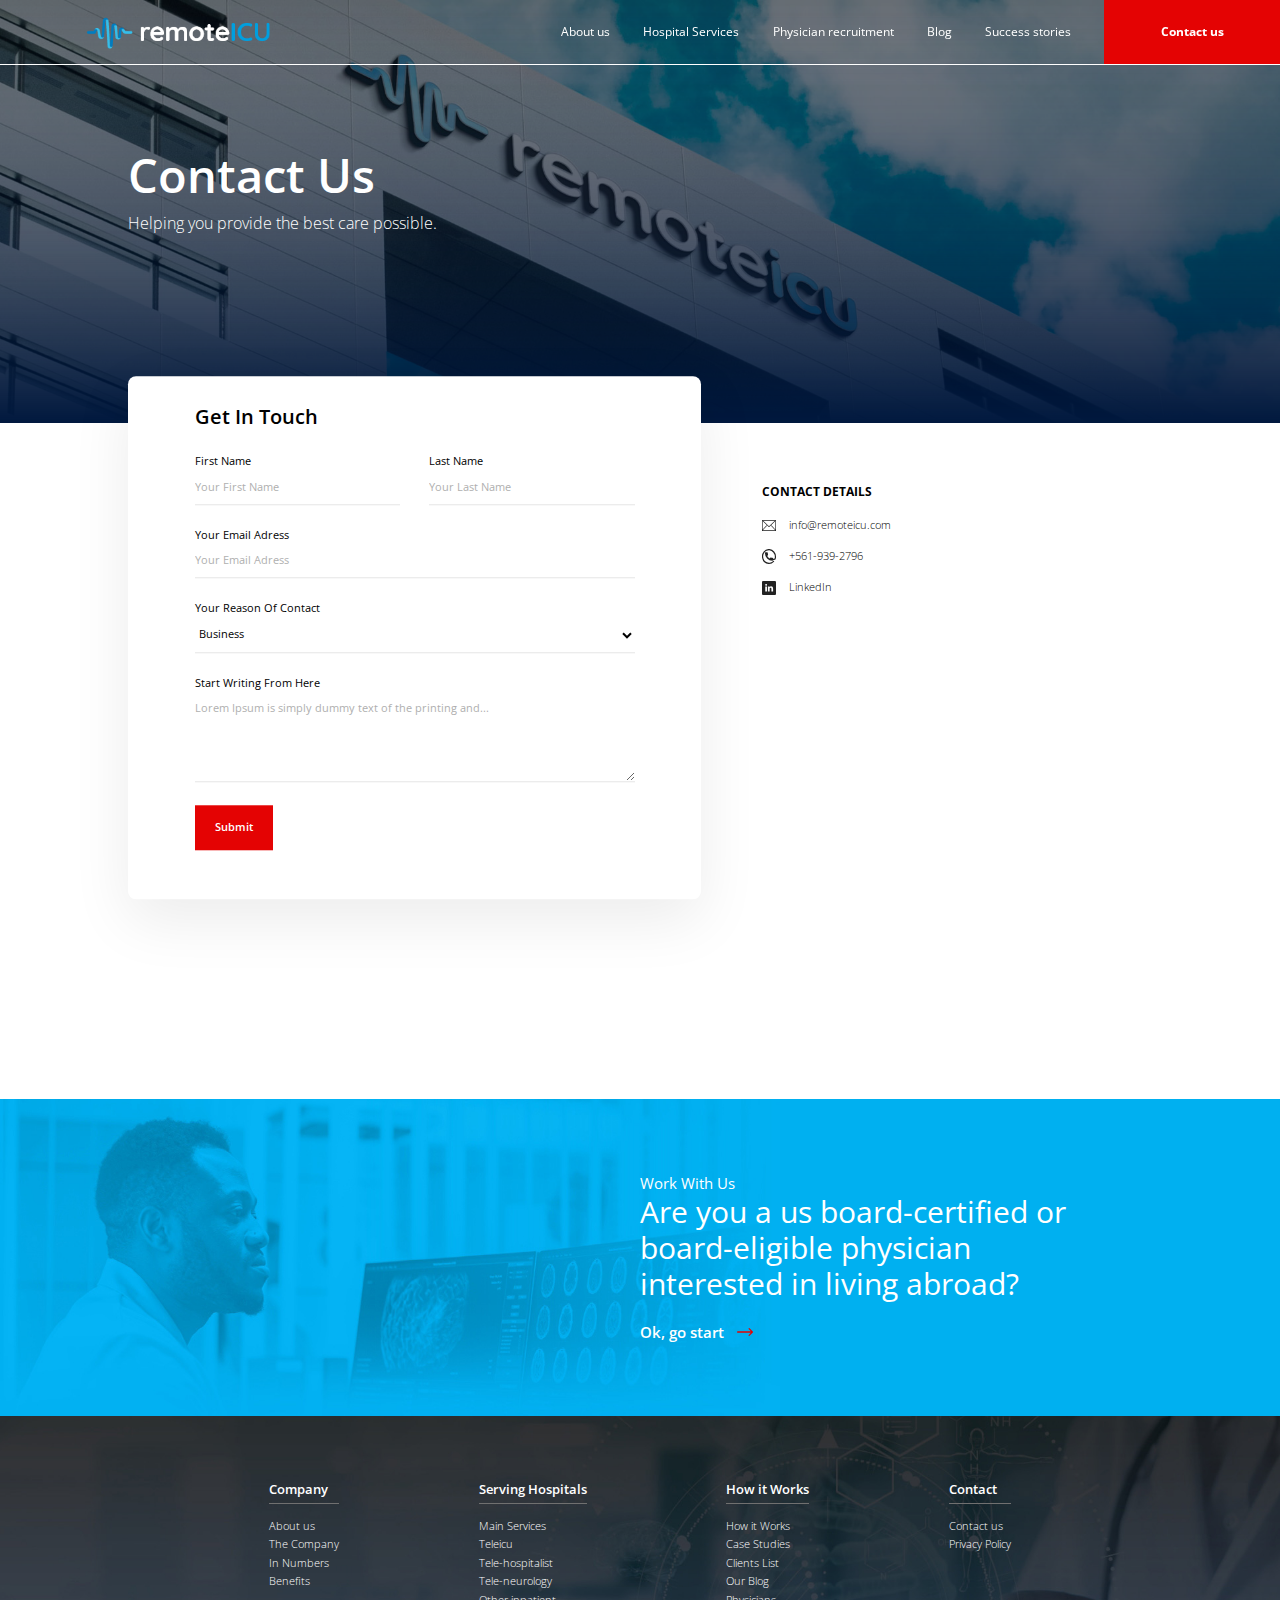
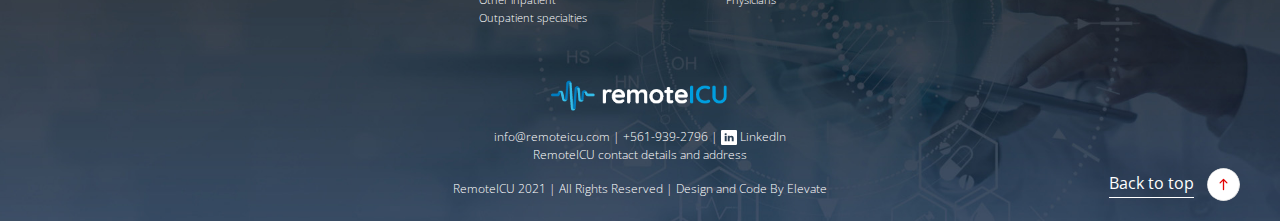
<file: contact.html>
<!DOCTYPE html>
<html lang="en-US">

<head>
  <!-- Meta -->
  <meta charset="UTF-8">
  <meta name="viewport" content="width=device-width, initial-scale=1.0">
  <meta name="description" content="RemoteICU">
  <title>RemoteICU — Contact</title>

  <!-- Fonts -->
  <link rel="preconnect" href="https://fonts.gstatic.com">
  <link href="https://fonts.googleapis.com/css2?family=Open+Sans:wght@300;400;600;700&display=swap" rel="stylesheet">

  <!-- Style (Vendor) -->
  <link rel="stylesheet" href="css/swiper-bundle.min.css">

  <!-- Style -->
  <link rel="stylesheet" href="css/style.css">
  <link rel="stylesheet" href="css/contact.css">
  
  <!-- Favicon -->
  <link rel="icon" href="img/icons/favicon.png">
</head>

<body>

  <!-- Header -->
  <header class="header">
    <div class="container">
      <!-- Logo -->
      <div class="header-logo">
        <img src="img/icons/logo.png" alt="remote-icu-logo">
      </div>
      <!-- Links -->
      <div class="header-links f-d-2 f-m-2">
        <ul>
          <!-- Item -->
          <li>
            <a href="#">About us</a>
          </li>
          <!-- Item -->
          <li>
            <a href="#">Hospital Services</a>
          </li>
          <!-- Item -->
          <li>
            <a href="#">Physician recruitment</a>
          </li>
          <!-- Item -->
          <li>
            <a href="#">Blog</a>
          </li>
          <!-- Item -->
          <li>
            <a href="#">Success stories </a>
          </li>
          <!-- Item -->
          <li>
            <a href="#" class="header-btn bold">Contact us</a>
          </li>
        </ul>
      </div>
      <!-- Hamburger -->
      <div class="header-hamburger">
        <button class="hamburger hamburger--slider" type="button" aria-label="hamburger-menu-button">
          <span class="hamburger-box">
            <span class="hamburger-inner"></span>
          </span>
        </button>
      </div>
    </div>
  </header>

  <!-- Banner -->
  <div class="banner">
    <!-- Img -->
    <div class="banner-img">
      <picture>
        <source media="(min-width:1024px)" srcset="img/contact/banner.jpg">
        <img src="img/contact/banner-mobile.jpg" alt="banner-img">
      </picture>
    </div>
    <!-- Overlay -->
    <div class="banner-overlay"></div>
    <!-- Container -->
    <div class="container">
      <!-- Text -->
      <div class="banner-text">
        <h1 class="f-d-9 f-m-6 medium">
          Contact Us
        </h1>
        <p class="f-d-5 f-m-1 light">
          Helping you provide the best care possible.
        </p>
      </div>
    </div>
  </div>

  <!-- Contact Page -->
  <div class="contact-page">
    <div class="container">
      <!-- Get In Touch -->
      <div class="get-in-touch">
        <h2 class="f-d-6 f-m-4 medium">Get In Touch</h2>
        <form class="f-d-1 f-m-1">
          <!-- Group -->
          <div class="form-group double">
            <div>
              <label>First Name</label>
              <input type="text" placeholder="Your First Name">
            </div>
            <div>
              <label>Last Name</label>
              <input type="text" placeholder="Your Last Name">
            </div>
          </div>
          <!-- Group -->
          <div class="form-group">
            <label>Your Email Adress</label>
            <input type="text" placeholder="Your Email Adress">
          </div>
          <!-- Group -->
          <div class="form-group">
            <label>Your Reason Of Contact</label>
            <select>
              <option value="business">Business</option>
              <option value="other">Other</option>
            </select>
          </div>
          <!-- Group -->
          <div class="form-group">
            <label>Start Writing From Here</label>
            <textarea rows="5" placeholder="Lorem Ipsum is simply dummy text of the printing and..."></textarea>
          </div>
          <!-- Group -->
          <div class="form-group">
            <button type="submit" class="btn btn-tertiary f-d-1 f-m-2 medium">Submit</button>
          </div>
        </form>
      </div>
      <!-- Contact Details -->
      <div class="contact-details">
        <p class="f-d-2 f-m-4 bold">CONTACT DETAILS</p>
        <ul class="f-d-1 f-m-1 light">
          <!-- Item -->
          <li>
            <a href="#">
              <img src="img/icons/mail-black.svg" alt="mail-icon">
              info@remoteicu.com
            </a>
          </li>
          <!-- Item -->
          <li>
            <a href="#">
              <img src="img/icons/phone-black.svg" alt="phone-icon">
              +561-939-2796
            </a>
          </li>
          <!-- Item -->
          <li>
            <a href="#">
              <img src="img/icons/linkedin-black.svg" alt="linkedin-icon">
              LinkedIn
            </a>
          </li>
        </ul>
      </div>
    </div>
  </div>

  <!-- Work With Us -->
  <div class="work-with-us">
    <div class="container">
      <div class="text">
        <p class="f-d-4 f-m-2">Work With Us</p>
        <h2 class="f-d-7 f-m-4 regular">Are you a us board-certified
          or board-eligible physician interested in living abroad?</h2>
        <a href="#" class="f-d-4 f-m-2 medium">Ok, go start <img src="img/icons/arrow-right-red.svg" alt="arrow-icon"></a>
      </div>
    </div>
  </div>

  <!-- Footer -->
  <footer class="footer">
    <div class="container">
      <!-- Links -->
      <div class="footer-links">
        <ul>
          <!-- Item -->
          <li>
            <!-- Collapse -->
            <div class="collapsible">
              <!-- Toggler -->
              <div class="collapse-toggler f-d-3 f-m-2 medium">
                Company
                <span class="d-mobile f-m-4 text-blue">+</span>
              </div>
              <!-- Collapse -->
              <div class="collapse f-d-1 f-m-1 light">
                <ul>
                  <!-- Item -->
                  <li>
                    <a href="#">About us</a>
                  </li>
                  <!-- Item -->
                  <li>
                    <a href="#">The Company</a>
                  </li>
                  <!-- Item -->
                  <li>
                    <a href="#">In Numbers</a>
                  </li>
                  <!-- Item -->
                  <li>
                    <a href="#">Benefits</a>
                  </li>
                </ul>
              </div>
            </div>
          </li>
          <!-- Item -->
          <li>
            <!-- Collapse -->
            <div class="collapsible">
              <!-- Toggler -->
              <div class="collapse-toggler f-d-3 f-m-2 medium">
                Serving Hospitals
                <span class="d-mobile f-m-4 text-blue">+</span>
              </div>
              <!-- Collapse -->
              <div class="collapse f-d-1 f-m-1 light">
                <ul>
                  <!-- Item -->
                  <li>
                    <a href="#">Main Services</a>
                  </li>
                  <!-- Item -->
                  <li>
                    <a href="#">Teleicu</a>
                  </li>
                  <!-- Item -->
                  <li>
                    <a href="#">Tele-hospitalist</a>
                  </li>
                  <!-- Item -->
                  <li>
                    <a href="#">Tele-neurology</a>
                  </li>
                  <!-- Item -->
                  <li>
                    <a href="#">Other inpatient</a>
                  </li>
                  <!-- Item -->
                  <li>
                    <a href="#">Outpatient specialties</a>
                  </li>
                </ul>
              </div>
            </div>
          </li>
          <!-- Item -->
          <li>
            <!-- Collapse -->
            <div class="collapsible">
              <!-- Toggler -->
              <div class="collapse-toggler f-d-3 f-m-2 medium">
                How it Works
                <span class="d-mobile f-m-4 text-blue">+</span>
              </div>
              <!-- Collapse -->
              <div class="collapse f-d-1 f-m-1 light">
                <ul>
                  <!-- Item -->
                  <li>
                    <a href="#">How it Works</a>
                  </li>
                  <!-- Item -->
                  <li>
                    <a href="#">Case Studies</a>
                  </li>
                  <!-- Item -->
                  <li>
                    <a href="#">Clients List</a>
                  </li>
                  <!-- Item -->
                  <li>
                    <a href="#">Our Blog</a>
                  </li>
                  <!-- Item -->
                  <li>
                    <a href="#">Physicians</a>
                  </li>
                </ul>
              </div>
            </div>
          </li>
          <!-- Item -->
          <li>
            <!-- Collapse -->
            <div class="collapsible">
              <!-- Toggler -->
              <div class="collapse-toggler f-d-3 f-m-2 medium">
                Contact
                <span class="d-mobile f-m-4 text-blue">+</span>
              </div>
              <!-- Collapse -->
              <div class="collapse f-d-1 f-m-1 light">
                <ul>
                  <!-- Item -->
                  <li>
                    <a href="#">Contact us</a>
                  </li>
                  <!-- Item -->
                  <li>
                    <a href="#">Privacy Policy</a>
                  </li>
                </ul>
              </div>
            </div>
          </li>
        </ul>
      </div>
      <!-- Logo -->
      <div class="footer-logo">
        <img src="img/icons/logo.png" alt="remote-icu-logo">
      </div>
      <!-- Copy -->
      <div class="footer-copy f-d-2 f-m-1 light">
        <p>
          info@remoteicu.com | +561-939-2796  | <img src="img/icons/linkedin-white.svg" alt="linkedin-icon"> LinkedIn
          <br>
          RemoteICU contact details and address
        </p>
        <p>RemoteICU 2021 | All Rights Reserved | Design and Code By Elevate</p>
      </div>
      <!-- Back To Top -->
      <div class="footer-back d-desktop">
        <a href="#">
          <span>Back to top</span>
          <img src="img/icons/back-to-top.svg" alt="back-to-top-icon">
        </a>
      </div>
    </div>
  </footer>

  <!-- Script -->
  <script src="js/app.js"></script>

</body>

</html>
</file>
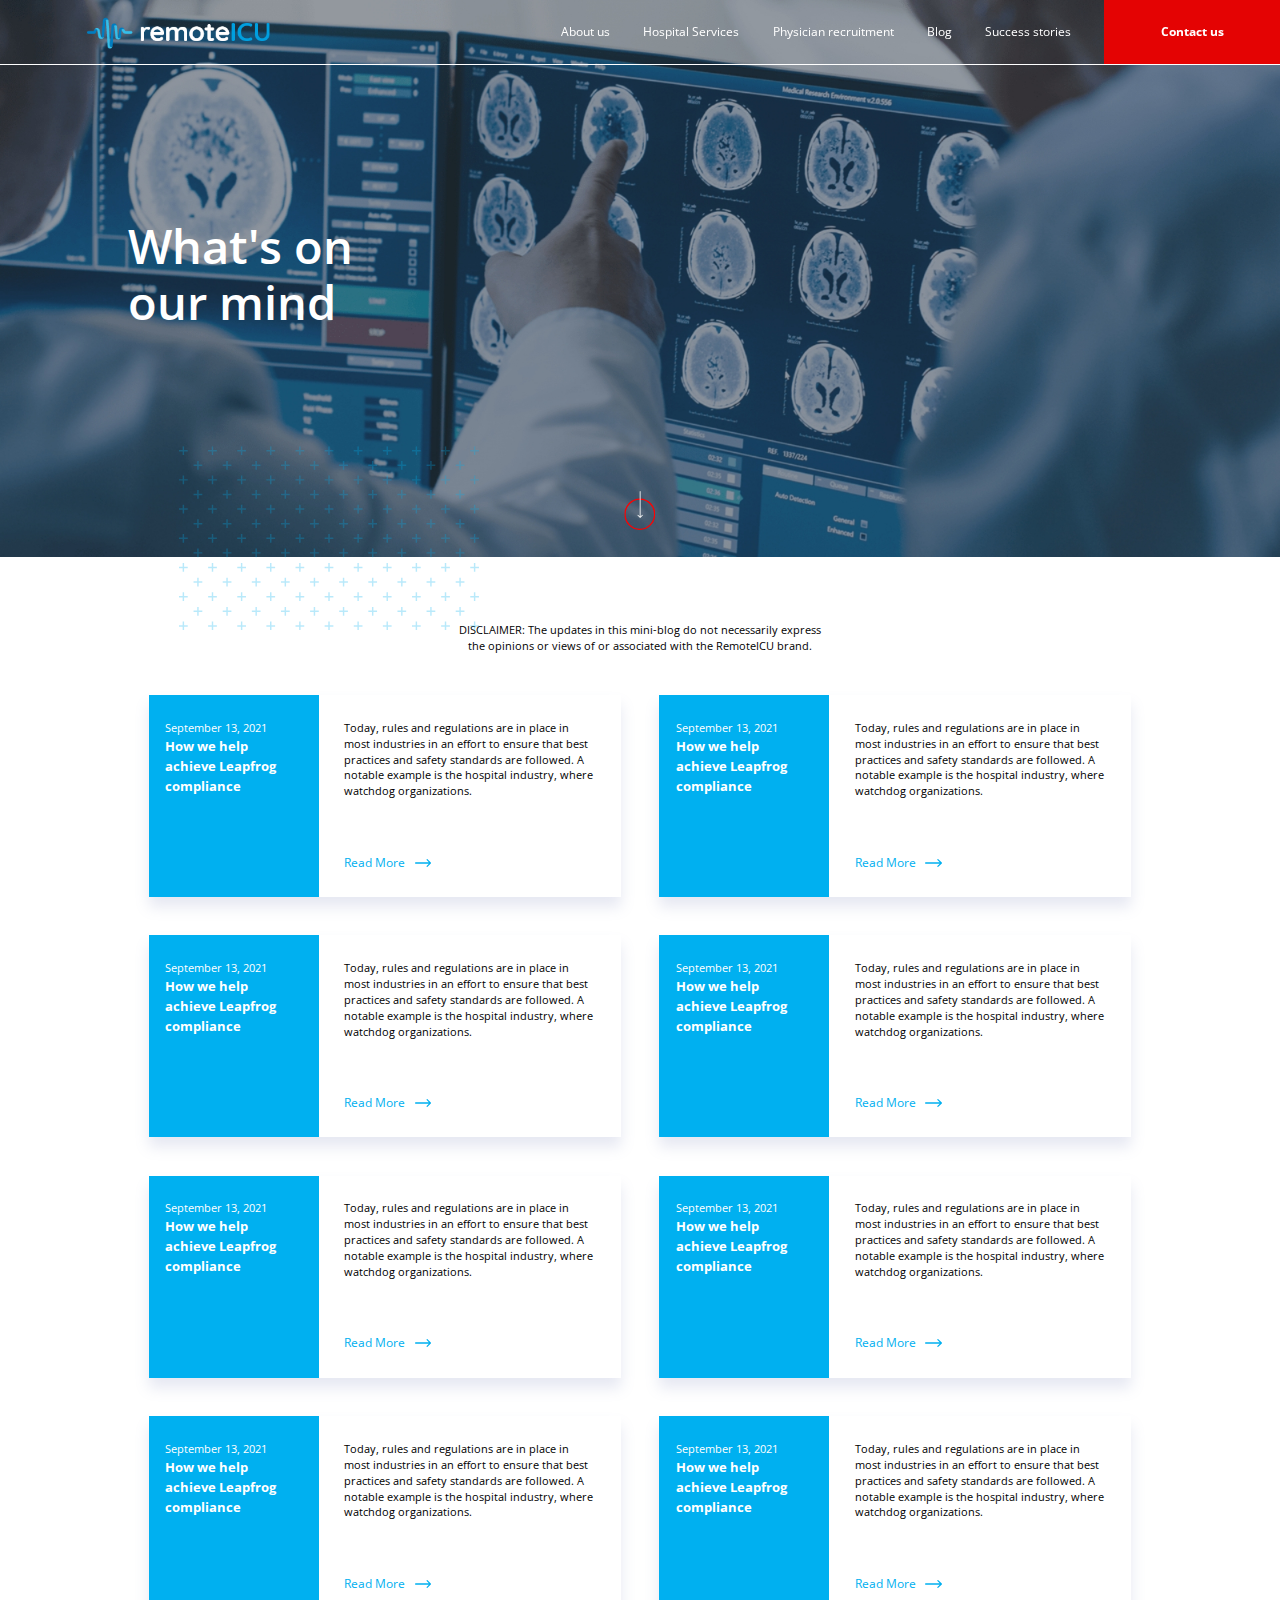
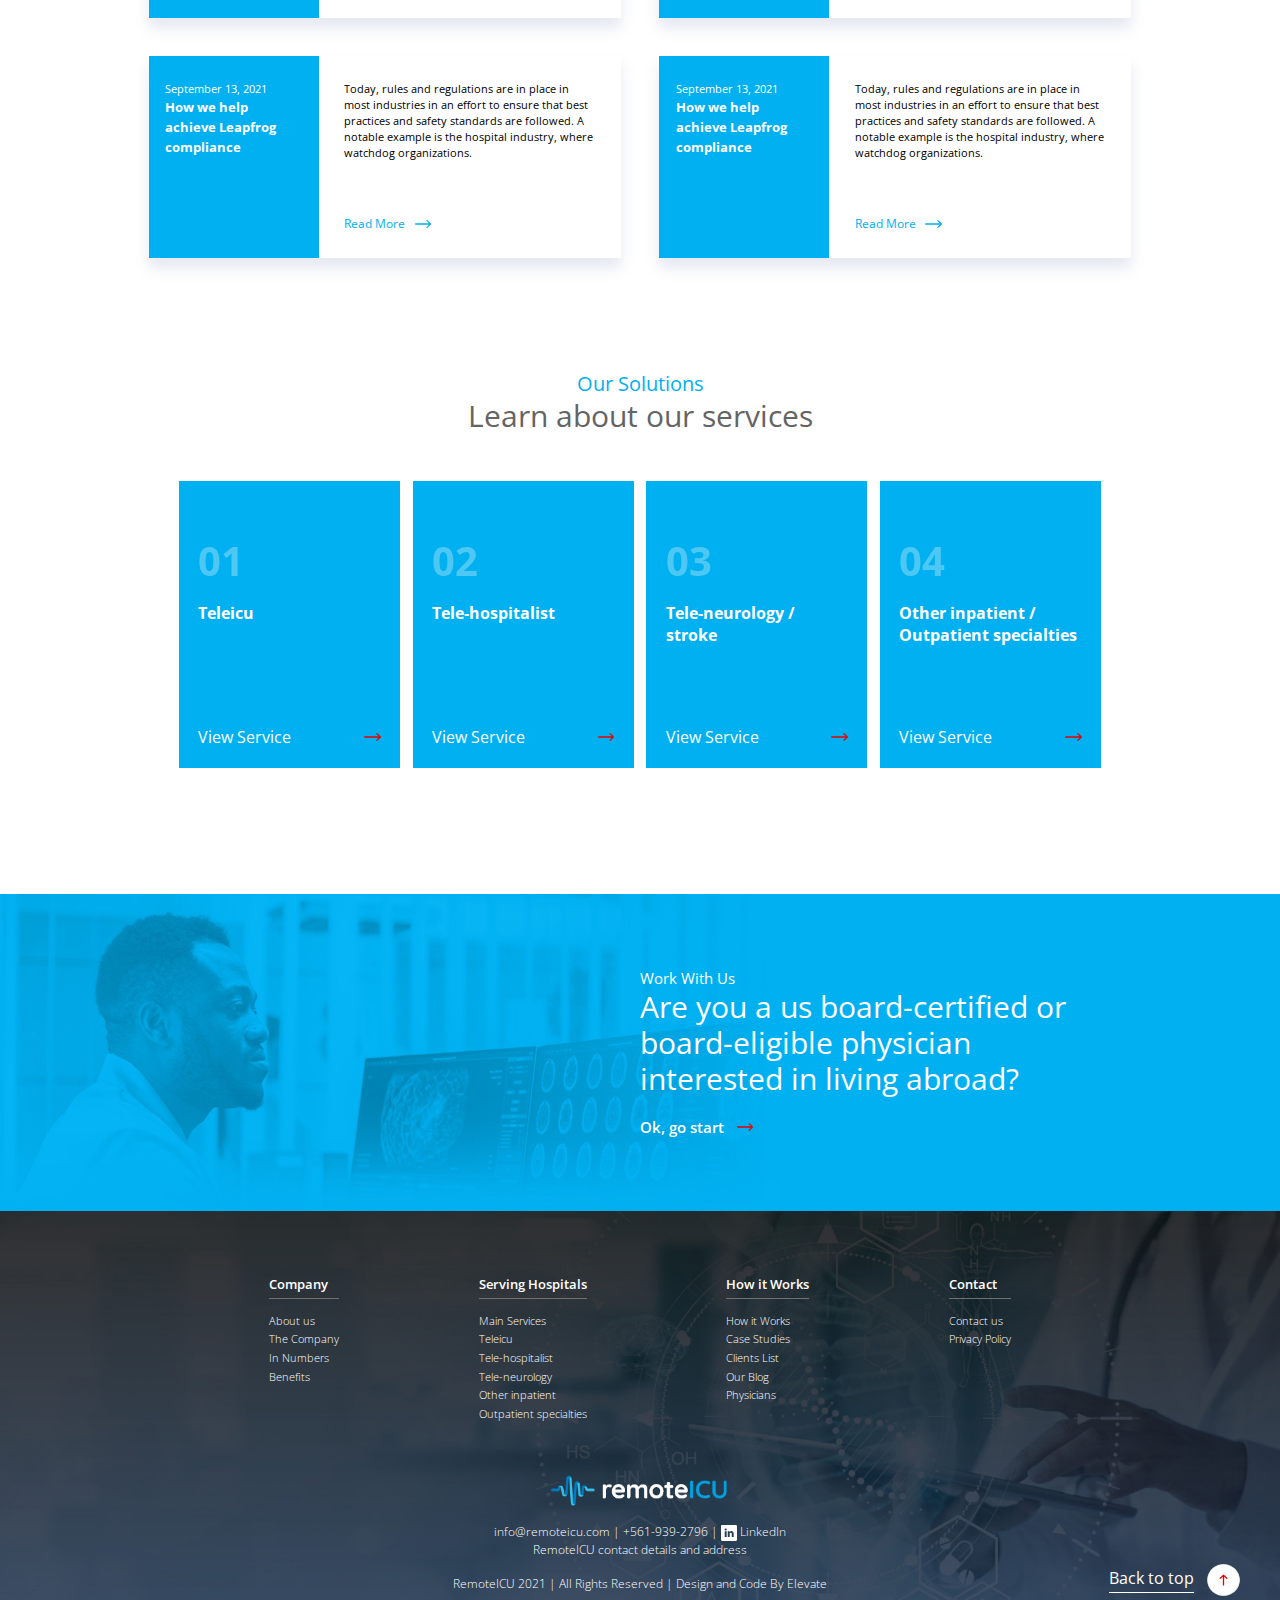
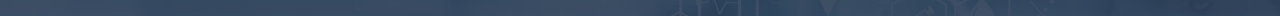
<file: mini-blog.html>
<!DOCTYPE html>
<html lang="en-US">

<head>
  <!-- Meta -->
  <meta charset="UTF-8">
  <meta name="viewport" content="width=device-width, initial-scale=1.0">
  <meta name="description" content="RemoteICU">
  <title>RemoteICU — Blog</title>

  <!-- Fonts -->
  <link rel="preconnect" href="https://fonts.gstatic.com">
  <link href="https://fonts.googleapis.com/css2?family=Open+Sans:wght@300;400;600;700&display=swap" rel="stylesheet">

  <!-- Style (Vendor) -->
  <link rel="stylesheet" href="css/swiper-bundle.min.css">

  <!-- Style -->
  <link rel="stylesheet" href="css/style.css">
  <link rel="stylesheet" href="css/blog.css">

  <!-- Favicon -->
  <link rel="icon" href="img/icons/favicon.png">
</head>

<body class="mini-blog-page">

  <!-- Header -->
  <header class="header">
    <div class="container">
      <!-- Logo -->
      <div class="header-logo">
        <img src="img/icons/logo.png" alt="remote-icu-logo">
      </div>
      <!-- Links -->
      <div class="header-links f-d-2 f-m-2">
        <ul>
          <!-- Item -->
          <li>
            <a href="#">About us</a>
          </li>
          <!-- Item -->
          <li>
            <a href="#">Hospital Services</a>
          </li>
          <!-- Item -->
          <li>
            <a href="#">Physician recruitment</a>
          </li>
          <!-- Item -->
          <li>
            <a href="#">Blog</a>
          </li>
          <!-- Item -->
          <li>
            <a href="#">Success stories </a>
          </li>
          <!-- Item -->
          <li>
            <a href="#" class="header-btn bold">Contact us</a>
          </li>
        </ul>
      </div>
      <!-- Hamburger -->
      <div class="header-hamburger">
        <button class="hamburger hamburger--slider" type="button" aria-label="hamburger-menu-button">
          <span class="hamburger-box">
            <span class="hamburger-inner"></span>
          </span>
        </button>
      </div>
    </div>
  </header>

  <!-- Banner -->
  <div class="banner">
    <!-- Img -->
    <div class="banner-img">
      <picture>
        <source media="(min-width:1024px)" srcset="img/mini-blog/banner.jpg">
        <img src="img/mini-blog/banner-mobile.jpg" alt="banner-img">
      </picture>
    </div>
    <!-- Stars -->
    <div class="banner-stars">
      <img src="img/global/stars-blue.svg" alt="stars-img">
    </div>
    <!-- Scroll -->
    <div class="banner-scroll">
      <img src="img/icons/scroll-arrow.svg" alt="scroll-arrow-icon">
    </div>
    <!-- Container -->
    <div class="container">
      <!-- Text -->
      <div class="banner-text">
        <h1 class="f-d-9 f-m-6 medium">
          What's on<br> our mind
        </h1>
      </div>
    </div>
  </div>

  <!-- Mini Blog -->
  <div class="mini-blog">
    <div class="container">
      <div class="heading">
        <p class="f-d-1 f-m-2">DISCLAIMER: The updates in this mini-blog do not necessarily express
          <br>the opinions or views of or associated with the RemoteICU brand. </p>
      </div>
      <ul>
        <!-- Item -->
        <li>
          <div class="mini-blog-card">
            <div class="title">
              <p class="f-d-1 f-m-1">September 13, 2021</p>
              <h3 class="f-d-3 f-m-2">How we help achieve Leapfrog compliance</h3>
            </div>
            <div class="text">
              <p class="f-d-1 f-m-2">Today, rules and regulations are in place in most industries in an effort to ensure
                that best practices and safety standards are followed. A notable example is the hospital industry, where
                watchdog organizations.</p>
              <a href="#" class="text-blue f-d-2 f-m-1">Read More <img src="img/icons/arrow-right-blue.svg"
                  alt="arrow-icon" class="btn-arrow"></a>
            </div>
          </div>
        </li>
        <!-- Item -->
        <li>
          <div class="mini-blog-card">
            <div class="title">
              <p class="f-d-1 f-m-1">September 13, 2021</p>
              <h3 class="f-d-3 f-m-2">How we help achieve Leapfrog compliance</h3>
            </div>
            <div class="text">
              <p class="f-d-1 f-m-2">Today, rules and regulations are in place in most industries in an effort to ensure
                that best practices and safety standards are followed. A notable example is the hospital industry, where
                watchdog organizations.</p>
              <a href="#" class="text-blue f-d-2 f-m-1">Read More <img src="img/icons/arrow-right-blue.svg"
                  alt="arrow-icon" class="btn-arrow"></a>
            </div>
          </div>
        </li>
        <!-- Item -->
        <li>
          <div class="mini-blog-card">
            <div class="title">
              <p class="f-d-1 f-m-1">September 13, 2021</p>
              <h3 class="f-d-3 f-m-2">How we help achieve Leapfrog compliance</h3>
            </div>
            <div class="text">
              <p class="f-d-1 f-m-2">Today, rules and regulations are in place in most industries in an effort to ensure
                that best practices and safety standards are followed. A notable example is the hospital industry, where
                watchdog organizations.</p>
              <a href="#" class="text-blue f-d-2 f-m-1">Read More <img src="img/icons/arrow-right-blue.svg"
                  alt="arrow-icon" class="btn-arrow"></a>
            </div>
          </div>
        </li>
        <!-- Item -->
        <li>
          <div class="mini-blog-card">
            <div class="title">
              <p class="f-d-1 f-m-1">September 13, 2021</p>
              <h3 class="f-d-3 f-m-2">How we help achieve Leapfrog compliance</h3>
            </div>
            <div class="text">
              <p class="f-d-1 f-m-2">Today, rules and regulations are in place in most industries in an effort to ensure
                that best practices and safety standards are followed. A notable example is the hospital industry, where
                watchdog organizations.</p>
              <a href="#" class="text-blue f-d-2 f-m-1">Read More <img src="img/icons/arrow-right-blue.svg"
                  alt="arrow-icon" class="btn-arrow"></a>
            </div>
          </div>
        </li>
        <!-- Item -->
        <li>
          <div class="mini-blog-card">
            <div class="title">
              <p class="f-d-1 f-m-1">September 13, 2021</p>
              <h3 class="f-d-3 f-m-2">How we help achieve Leapfrog compliance</h3>
            </div>
            <div class="text">
              <p class="f-d-1 f-m-2">Today, rules and regulations are in place in most industries in an effort to ensure
                that best practices and safety standards are followed. A notable example is the hospital industry, where
                watchdog organizations.</p>
              <a href="#" class="text-blue f-d-2 f-m-1">Read More <img src="img/icons/arrow-right-blue.svg"
                  alt="arrow-icon" class="btn-arrow"></a>
            </div>
          </div>
        </li>
        <!-- Item -->
        <li>
          <div class="mini-blog-card">
            <div class="title">
              <p class="f-d-1 f-m-1">September 13, 2021</p>
              <h3 class="f-d-3 f-m-2">How we help achieve Leapfrog compliance</h3>
            </div>
            <div class="text">
              <p class="f-d-1 f-m-2">Today, rules and regulations are in place in most industries in an effort to ensure
                that best practices and safety standards are followed. A notable example is the hospital industry, where
                watchdog organizations.</p>
              <a href="#" class="text-blue f-d-2 f-m-1">Read More <img src="img/icons/arrow-right-blue.svg"
                  alt="arrow-icon" class="btn-arrow"></a>
            </div>
          </div>
        </li>
        <!-- Item -->
        <li>
          <div class="mini-blog-card">
            <div class="title">
              <p class="f-d-1 f-m-1">September 13, 2021</p>
              <h3 class="f-d-3 f-m-2">How we help achieve Leapfrog compliance</h3>
            </div>
            <div class="text">
              <p class="f-d-1 f-m-2">Today, rules and regulations are in place in most industries in an effort to ensure
                that best practices and safety standards are followed. A notable example is the hospital industry, where
                watchdog organizations.</p>
              <a href="#" class="text-blue f-d-2 f-m-1">Read More <img src="img/icons/arrow-right-blue.svg"
                  alt="arrow-icon" class="btn-arrow"></a>
            </div>
          </div>
        </li>
        <!-- Item -->
        <li>
          <div class="mini-blog-card">
            <div class="title">
              <p class="f-d-1 f-m-1">September 13, 2021</p>
              <h3 class="f-d-3 f-m-2">How we help achieve Leapfrog compliance</h3>
            </div>
            <div class="text">
              <p class="f-d-1 f-m-2">Today, rules and regulations are in place in most industries in an effort to ensure
                that best practices and safety standards are followed. A notable example is the hospital industry, where
                watchdog organizations.</p>
              <a href="#" class="text-blue f-d-2 f-m-1">Read More <img src="img/icons/arrow-right-blue.svg"
                  alt="arrow-icon" class="btn-arrow"></a>
            </div>
          </div>
        </li>
        <!-- Item -->
        <li>
          <div class="mini-blog-card">
            <div class="title">
              <p class="f-d-1 f-m-1">September 13, 2021</p>
              <h3 class="f-d-3 f-m-2">How we help achieve Leapfrog compliance</h3>
            </div>
            <div class="text">
              <p class="f-d-1 f-m-2">Today, rules and regulations are in place in most industries in an effort to ensure
                that best practices and safety standards are followed. A notable example is the hospital industry, where
                watchdog organizations.</p>
              <a href="#" class="text-blue f-d-2 f-m-1">Read More <img src="img/icons/arrow-right-blue.svg"
                  alt="arrow-icon" class="btn-arrow"></a>
            </div>
          </div>
        </li>
        <!-- Item -->
        <li>
          <div class="mini-blog-card">
            <div class="title">
              <p class="f-d-1 f-m-1">September 13, 2021</p>
              <h3 class="f-d-3 f-m-2">How we help achieve Leapfrog compliance</h3>
            </div>
            <div class="text">
              <p class="f-d-1 f-m-2">Today, rules and regulations are in place in most industries in an effort to ensure
                that best practices and safety standards are followed. A notable example is the hospital industry, where
                watchdog organizations.</p>
              <a href="#" class="text-blue f-d-2 f-m-1">Read More <img src="img/icons/arrow-right-blue.svg"
                  alt="arrow-icon" class="btn-arrow"></a>
            </div>
          </div>
        </li>
      </ul>
    </div>
  </div>

  <!-- Blog Services -->
  <div class="blog-services">
    <div class="container">
      <p class="text-blue f-d-6 f-m-1">Our Solutions</p>
      <h2 class="f-d-7 f-m-4 regular">Learn about our services</h2>
      <!-- Cards -->
      <div class="service-cards">
        <ul>
          <!-- Item -->
          <li>
            <div class="text">
              <p class="f-d-8 f-m-5 number bold">01</p>
              <h3 class="f-d-5 f-m-2">Teleicu</h3>
              <p class="f-d-2 f-m-1 desc">Remoteicu tele-hospitalists perform shifts for the smallest to the largest
                telemedicine programs in the united states.</p>
              <a href="#">View Service <img src="img/icons/arrow-right-red.svg" alt="arrow-icon"></a>
            </div>
            <div class="img">
              <img src="img/global/service-cards-bg.jpg" alt="bg-img">
            </div>
          </li>
          <!-- Item -->
          <li>
            <div class="text">
              <p class="f-d-8 f-m-5 number bold">02</p>
              <h3 class="f-d-5 f-m-2">Tele-hospitalist</h3>
              <p class="f-d-2 f-m-1 desc">Remoteicu tele-hospitalists perform shifts for the smallest to the largest
                telemedicine programs in the united states.</p>
              <a href="#">View Service <img src="img/icons/arrow-right-red.svg" alt="arrow-icon"></a>
            </div>
            <div class="img">
              <img src="img/global/service-cards-bg.jpg" alt="bg-img">
            </div>
          </li>
          <!-- Item -->
          <li>
            <div class="text">
              <p class="f-d-8 f-m-5 number bold">03</p>
              <h3 class="f-d-5 f-m-2">Tele-neurology / stroke</h3>
              <p class="f-d-2 f-m-1 desc">Remoteicu tele-hospitalists perform shifts for the smallest to the largest
                telemedicine programs in the united states.</p>
              <a href="#">View Service <img src="img/icons/arrow-right-red.svg" alt="arrow-icon"></a>
            </div>
            <div class="img">
              <img src="img/global/service-cards-bg.jpg" alt="bg-img">
            </div>
          </li>
          <!-- Item -->
          <li>
            <div class="text">
              <p class="f-d-8 f-m-5 number bold">04</p>
              <h3 class="f-d-5 f-m-2">Other inpatient / Outpatient specialties</h3>
              <p class="f-d-2 f-m-1 desc">Remoteicu tele-hospitalists perform shifts for the smallest to the largest
                telemedicine programs in the united states.</p>
              <a href="#">View Service <img src="img/icons/arrow-right-red.svg" alt="arrow-icon"></a>
            </div>
            <div class="img">
              <img src="img/global/service-cards-bg.jpg" alt="bg-img">
            </div>
          </li>
        </ul>
      </div>
    </div>
  </div>

  <!-- Work With Us -->
  <div class="work-with-us">
    <div class="container">
      <div class="text">
        <p class="f-d-4 f-m-2">Work With Us</p>
        <h2 class="f-d-7 f-m-4 regular">Are you a us board-certified
          or board-eligible physician interested in living abroad?</h2>
        <a href="#" class="f-d-4 f-m-2 medium">Ok, go start <img src="img/icons/arrow-right-red.svg"
            alt="arrow-icon"></a>
      </div>
    </div>
  </div>

  <!-- Footer -->
  <footer class="footer">
    <div class="container">
      <!-- Links -->
      <div class="footer-links">
        <ul>
          <!-- Item -->
          <li>
            <!-- Collapse -->
            <div class="collapsible">
              <!-- Toggler -->
              <div class="collapse-toggler f-d-3 f-m-2 medium">
                Company
                <span class="d-mobile f-m-4 text-blue">+</span>
              </div>
              <!-- Collapse -->
              <div class="collapse f-d-1 f-m-1 light">
                <ul>
                  <!-- Item -->
                  <li>
                    <a href="#">About us</a>
                  </li>
                  <!-- Item -->
                  <li>
                    <a href="#">The Company</a>
                  </li>
                  <!-- Item -->
                  <li>
                    <a href="#">In Numbers</a>
                  </li>
                  <!-- Item -->
                  <li>
                    <a href="#">Benefits</a>
                  </li>
                </ul>
              </div>
            </div>
          </li>
          <!-- Item -->
          <li>
            <!-- Collapse -->
            <div class="collapsible">
              <!-- Toggler -->
              <div class="collapse-toggler f-d-3 f-m-2 medium">
                Serving Hospitals
                <span class="d-mobile f-m-4 text-blue">+</span>
              </div>
              <!-- Collapse -->
              <div class="collapse f-d-1 f-m-1 light">
                <ul>
                  <!-- Item -->
                  <li>
                    <a href="#">Main Services</a>
                  </li>
                  <!-- Item -->
                  <li>
                    <a href="#">Teleicu</a>
                  </li>
                  <!-- Item -->
                  <li>
                    <a href="#">Tele-hospitalist</a>
                  </li>
                  <!-- Item -->
                  <li>
                    <a href="#">Tele-neurology</a>
                  </li>
                  <!-- Item -->
                  <li>
                    <a href="#">Other inpatient</a>
                  </li>
                  <!-- Item -->
                  <li>
                    <a href="#">Outpatient specialties</a>
                  </li>
                </ul>
              </div>
            </div>
          </li>
          <!-- Item -->
          <li>
            <!-- Collapse -->
            <div class="collapsible">
              <!-- Toggler -->
              <div class="collapse-toggler f-d-3 f-m-2 medium">
                How it Works
                <span class="d-mobile f-m-4 text-blue">+</span>
              </div>
              <!-- Collapse -->
              <div class="collapse f-d-1 f-m-1 light">
                <ul>
                  <!-- Item -->
                  <li>
                    <a href="#">How it Works</a>
                  </li>
                  <!-- Item -->
                  <li>
                    <a href="#">Case Studies</a>
                  </li>
                  <!-- Item -->
                  <li>
                    <a href="#">Clients List</a>
                  </li>
                  <!-- Item -->
                  <li>
                    <a href="#">Our Blog</a>
                  </li>
                  <!-- Item -->
                  <li>
                    <a href="#">Physicians</a>
                  </li>
                </ul>
              </div>
            </div>
          </li>
          <!-- Item -->
          <li>
            <!-- Collapse -->
            <div class="collapsible">
              <!-- Toggler -->
              <div class="collapse-toggler f-d-3 f-m-2 medium">
                Contact
                <span class="d-mobile f-m-4 text-blue">+</span>
              </div>
              <!-- Collapse -->
              <div class="collapse f-d-1 f-m-1 light">
                <ul>
                  <!-- Item -->
                  <li>
                    <a href="#">Contact us</a>
                  </li>
                  <!-- Item -->
                  <li>
                    <a href="#">Privacy Policy</a>
                  </li>
                </ul>
              </div>
            </div>
          </li>
        </ul>
      </div>
      <!-- Logo -->
      <div class="footer-logo">
        <img src="img/icons/logo.png" alt="remote-icu-logo">
      </div>
      <!-- Copy -->
      <div class="footer-copy f-d-2 f-m-1 light">
        <p>
          info@remoteicu.com | +561-939-2796 | <img src="img/icons/linkedin-white.svg" alt="linkedin-icon"> LinkedIn
          <br>
          RemoteICU contact details and address
        </p>
        <p>RemoteICU 2021 | All Rights Reserved | Design and Code By Elevate</p>
      </div>
      <!-- Back To Top -->
      <div class="footer-back d-desktop">
        <a href="#">
          <span>Back to top</span>
          <img src="img/icons/back-to-top.svg" alt="back-to-top-icon">
        </a>
      </div>
    </div>
  </footer>

  <!-- Script (vendor) -->
  <script src="js/swiper-bundle.min.js"></script>

  <!-- Script -->
  <script src="js/app.js"></script>

</body>

</html>
</file>
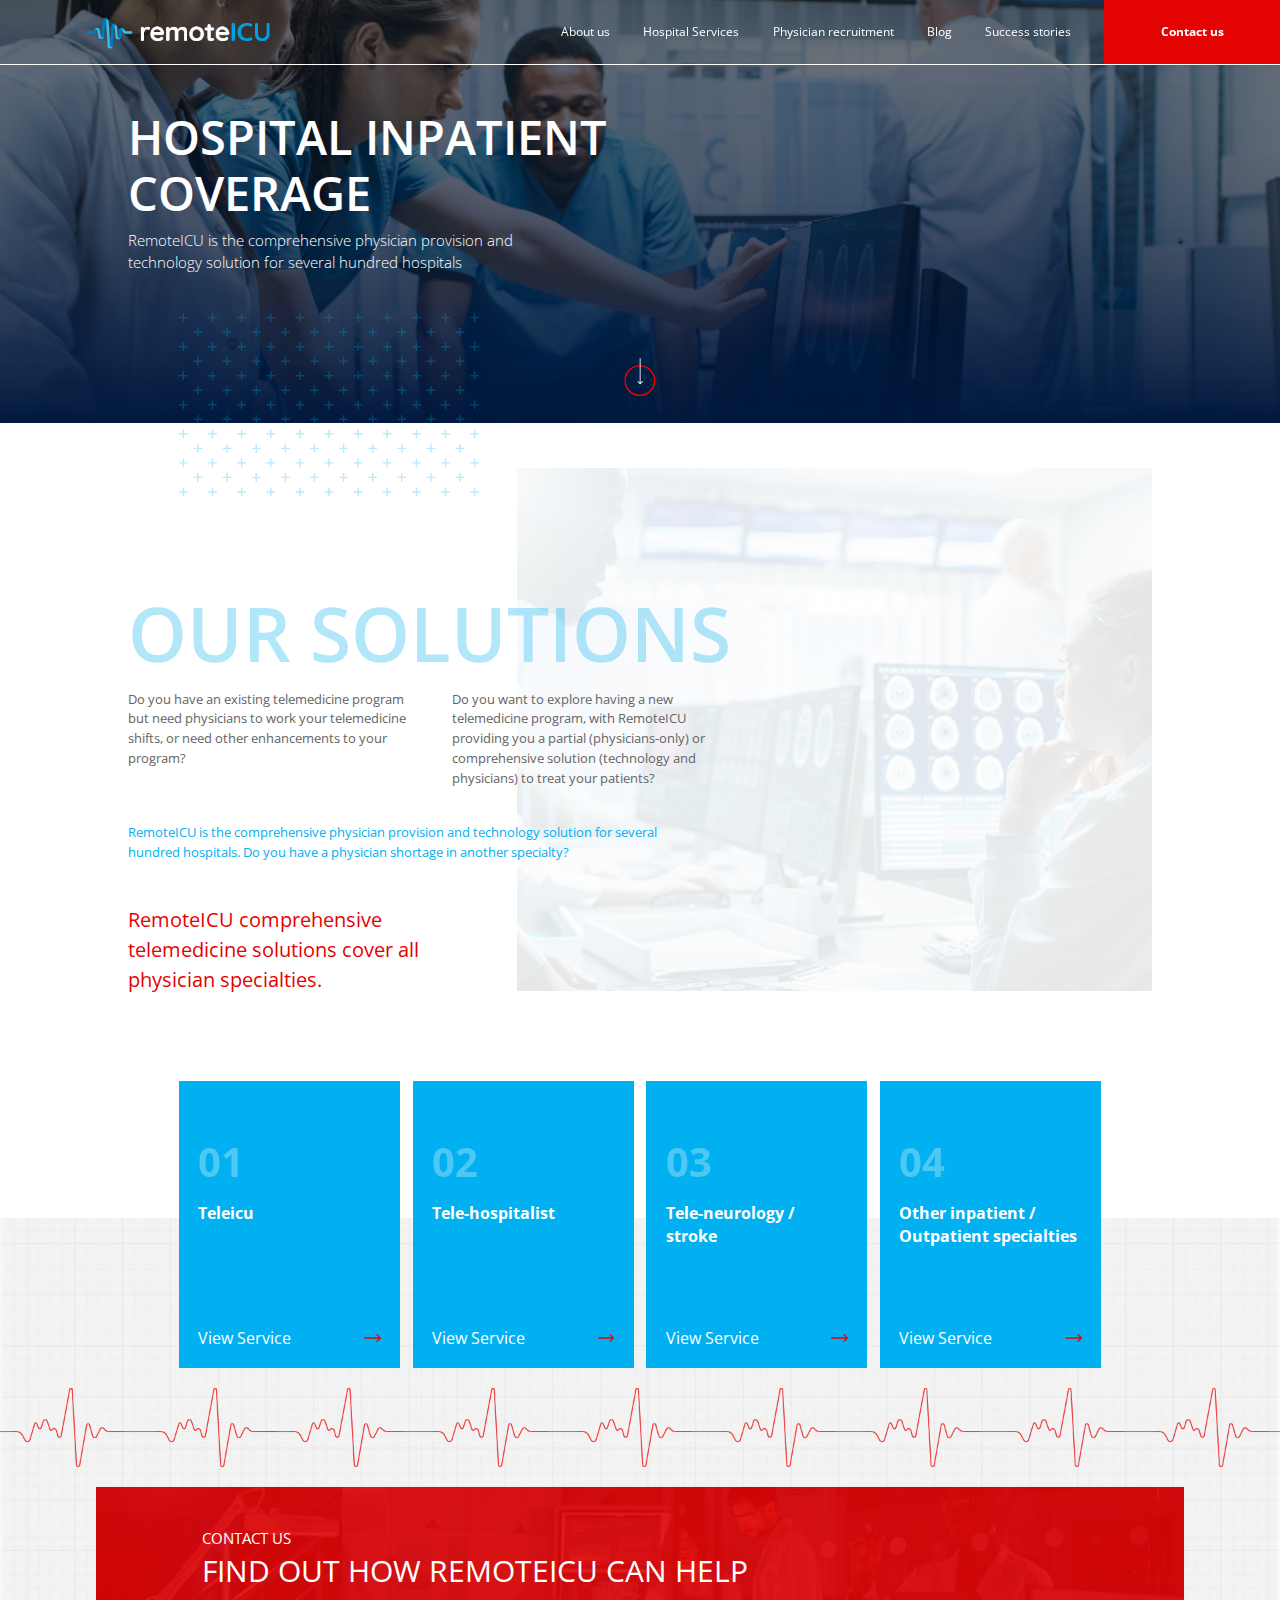
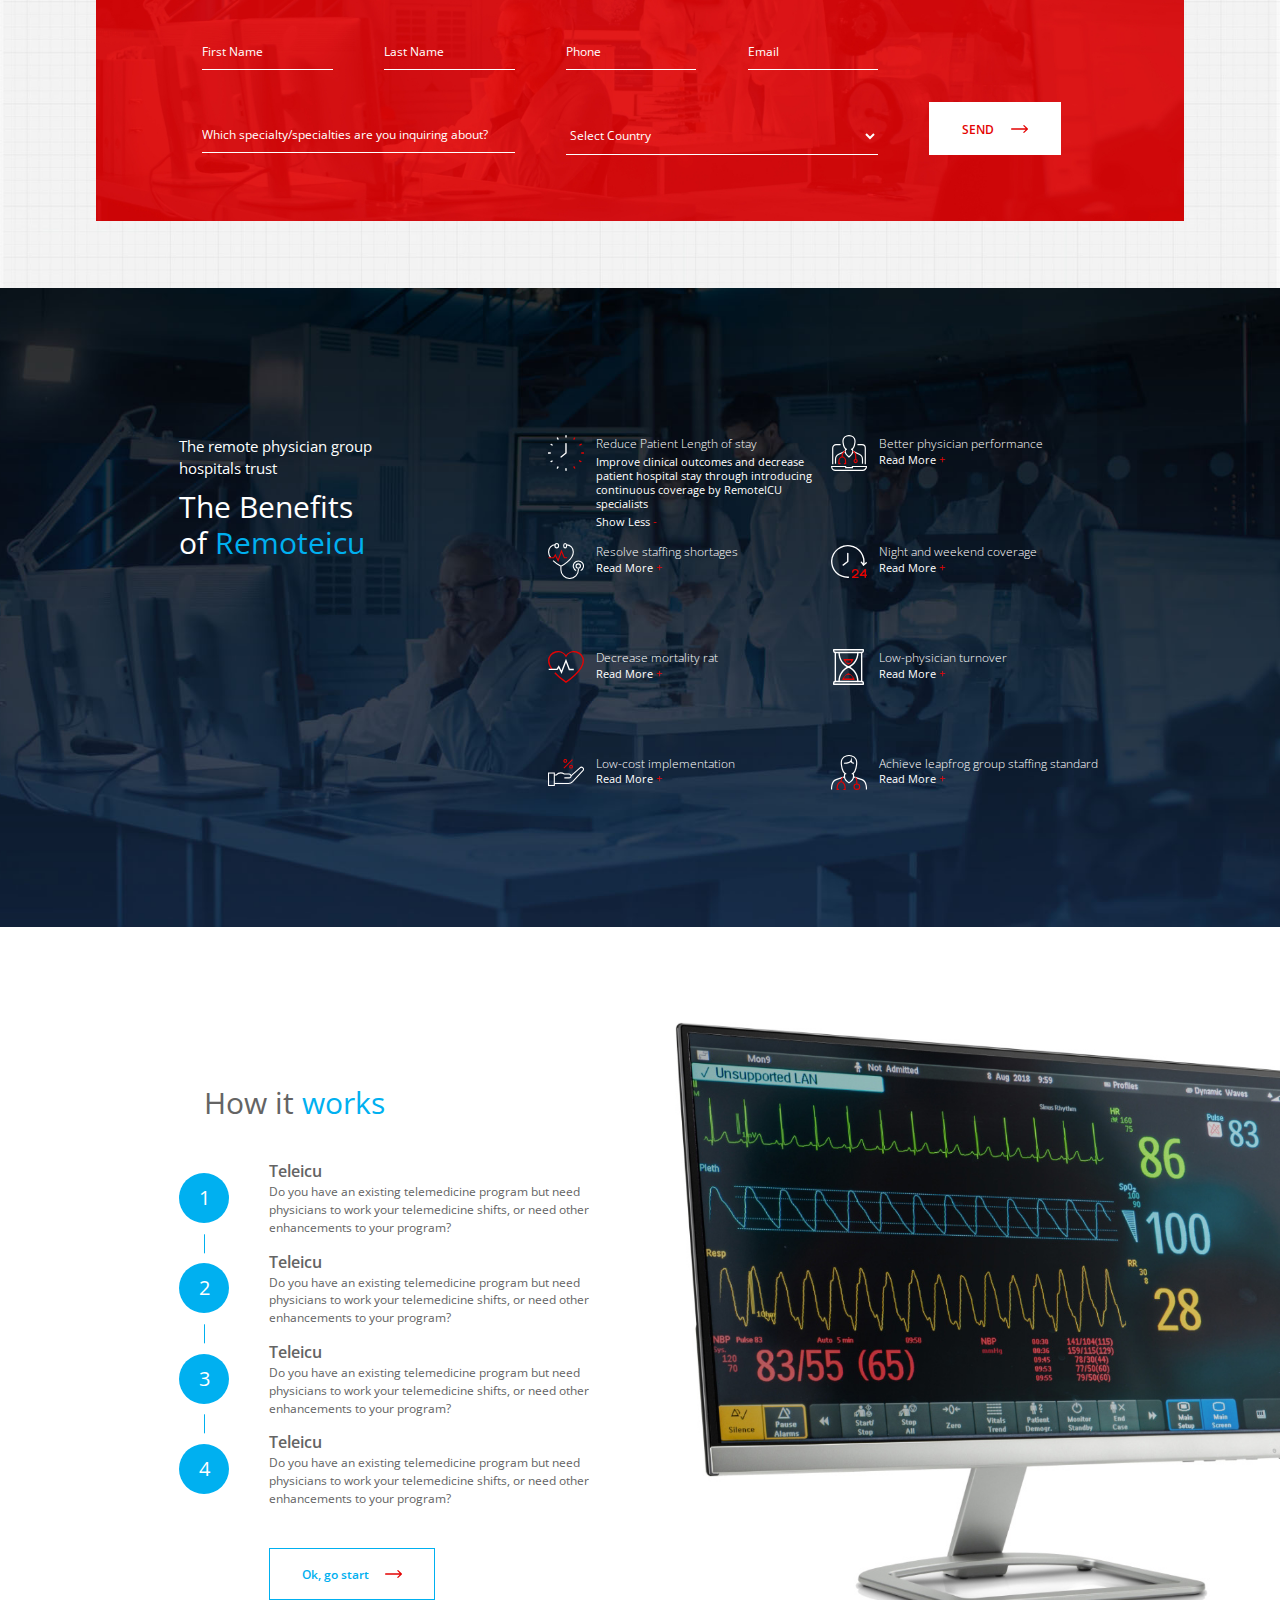
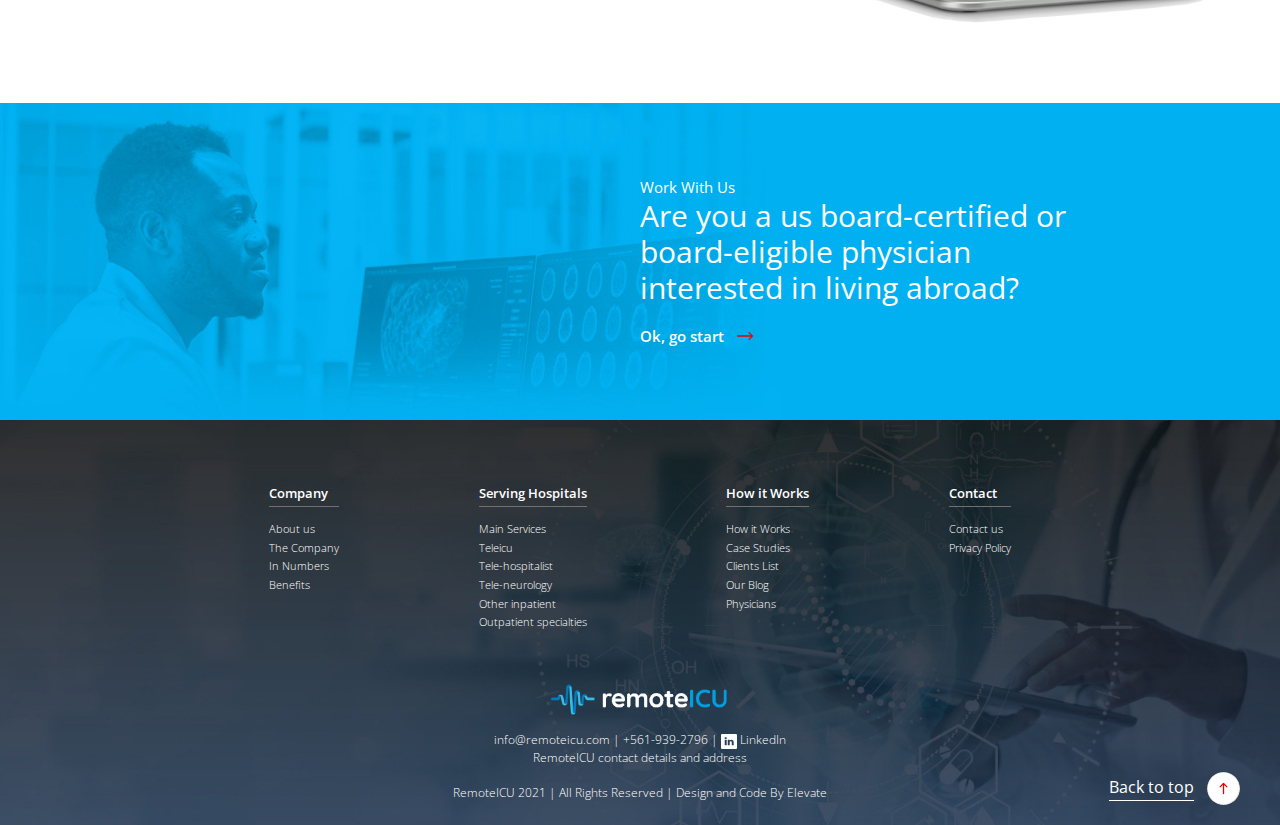
<file: solutions.html>
<!DOCTYPE html>
<html lang="en-US">

<head>
  <!-- Meta -->
  <meta charset="UTF-8">
  <meta name="viewport" content="width=device-width, initial-scale=1.0">
  <meta name="description" content="RemoteICU">
  <title>RemoteICU — Solutions</title>

  <!-- Fonts -->
  <link rel="preconnect" href="https://fonts.gstatic.com">
  <link href="https://fonts.googleapis.com/css2?family=Open+Sans:wght@300;400;600;700&display=swap" rel="stylesheet">

  <!-- Style (Vendor) -->
  <link rel="stylesheet" href="css/swiper-bundle.min.css">

  <!-- Style -->
  <link rel="stylesheet" href="css/style.css">
  <link rel="stylesheet" href="css/solutions.css">
  
  <!-- Favicon -->
  <link rel="icon" href="img/icons/favicon.png">
</head>

<body>

  <!-- Header -->
  <header class="header">
    <div class="container">
      <!-- Logo -->
      <div class="header-logo">
        <img src="img/icons/logo.png" alt="remote-icu-logo">
      </div>
      <!-- Links -->
      <div class="header-links f-d-2 f-m-2">
        <ul>
          <!-- Item -->
          <li>
            <a href="#">About us</a>
          </li>
          <!-- Item -->
          <li>
            <a href="#">Hospital Services</a>
          </li>
          <!-- Item -->
          <li>
            <a href="#">Physician recruitment</a>
          </li>
          <!-- Item -->
          <li>
            <a href="#">Blog</a>
          </li>
          <!-- Item -->
          <li>
            <a href="#">Success stories </a>
          </li>
          <!-- Item -->
          <li>
            <a href="#" class="header-btn bold">Contact us</a>
          </li>
        </ul>
      </div>
      <!-- Hamburger -->
      <div class="header-hamburger">
        <button class="hamburger hamburger--slider" type="button" aria-label="hamburger-menu-button">
          <span class="hamburger-box">
            <span class="hamburger-inner"></span>
          </span>
        </button>
      </div>
    </div>
  </header>

  <!-- Banner -->
  <div class="banner">
    <!-- Img -->
    <div class="banner-img">
      <picture>
        <source media="(min-width:1024px)" srcset="img/solutions/banner.jpg">
        <img src="img/solutions/banner-mobile.jpg" alt="banner-img">
      </picture>
    </div>
    <!-- Overlay -->
    <div class="banner-overlay"></div>
    <!-- Stars -->
    <div class="banner-stars">
      <img src="img/global/stars-blue.svg" alt="stars-img">
    </div>
    <!-- Scroll -->
    <div class="banner-scroll">
      <img src="img/icons/scroll-arrow.svg" alt="scroll-arrow-icon">
    </div>
    <!-- Container -->
    <div class="container">
      <!-- Text -->
      <div class="banner-text">
        <h1 class="f-d-9 f-m-6 medium">
          HOSPITAL INPATIENT<br> COVERAGE
        </h1>
        <p class="f-d-4 f-m-1 light">
          RemoteICU is the comprehensive physician provision and<br> technology solution for several hundred hospitals
        </p>
      </div>
    </div>
  </div>

  <!-- Our Solutions Top -->
  <div class="our-solutions-top">
    <div class="container">
      <!-- Text -->
      <div class="text">
        <h2 class="medium">OUR SOLUTIONS</h2>
        <div class="p-grid f-d-3 f-m-2 text-gray">
          <p>Do you have an existing telemedicine program but need physicians to work your telemedicine shifts, or need other enhancements to your program?
          </p>
          <p>Do you want to explore having a new telemedicine program, with RemoteICU providing you a partial (physicians-only) or comprehensive solution (technology and physicians) to treat your patients?
          </p>
        </div>
        <p class="f-d-3 f-m-2 text-blue">
          RemoteICU is the comprehensive physician provision and technology solution for several<br> hundred hospitals. Do you have a physician shortage in another specialty?
        </p>
        <p class="f-d-6 f-m-2 text-red">
          RemoteICU comprehensive<br> telemedicine solutions cover all<br> physician specialties.
        </p>
      </div>
      <!-- Img -->
      <div class="img">
        <picture>
          <source media="(min-width:1024px)" srcset="img/solutions/our-solutions.jpg">
          <img src="img/solutions/our-solutions-mobile.jpg" alt="our-solutions-img">
        </picture>
      </div>
    </div>
  </div>

  <!-- Our Solutions Bottom -->
  <div class="our-solutions-bottom">
    <!-- Cards -->
    <div class="solutions-cards">
      <div class="container">
        <div class="service-cards">
          <ul>
            <!-- Item -->
            <li>
              <div class="text">
                <p class="f-d-8 f-m-5 number bold">01</p>
                <h3 class="f-d-5 f-m-2">Teleicu</h3>
                <p class="f-d-2 f-m-1 desc">Remoteicu tele-hospitalists perform shifts for the smallest to the largest
                  telemedicine programs in the united states.</p>
                <a href="#">View Service <img src="img/icons/arrow-right-red.svg" alt="arrow-icon"></a>
              </div>
              <div class="img">
                <img src="img/global/service-cards-bg.jpg" alt="bg-img">
              </div>
            </li>
            <!-- Item -->
            <li>
              <div class="text">
                <p class="f-d-8 f-m-5 number bold">02</p>
                <h3 class="f-d-5 f-m-2">Tele-hospitalist</h3>
                <p class="f-d-2 f-m-1 desc">Remoteicu tele-hospitalists perform shifts for the smallest to the largest
                  telemedicine programs in the united states.</p>
                <a href="#">View Service <img src="img/icons/arrow-right-red.svg" alt="arrow-icon"></a>
              </div>
              <div class="img">
                <img src="img/global/service-cards-bg.jpg" alt="bg-img">
              </div>
            </li>
            <!-- Item -->
            <li>
              <div class="text">
                <p class="f-d-8 f-m-5 number bold">03</p>
                <h3 class="f-d-5 f-m-2">Tele-neurology / stroke</h3>
                <p class="f-d-2 f-m-1 desc">Remoteicu tele-hospitalists perform shifts for the smallest to the largest
                  telemedicine programs in the united states.</p>
                <a href="#">View Service <img src="img/icons/arrow-right-red.svg" alt="arrow-icon"></a>
              </div>
              <div class="img">
                <img src="img/global/service-cards-bg.jpg" alt="bg-img">
              </div>
            </li>
            <!-- Item -->
            <li>
              <div class="text">
                <p class="f-d-8 f-m-5 number bold">04</p>
                <h3 class="f-d-5 f-m-2">Other inpatient / Outpatient specialties</h3>
                <p class="f-d-2 f-m-1 desc">Remoteicu tele-hospitalists perform shifts for the smallest to the largest
                  telemedicine programs in the united states.</p>
                <a href="#">View Service <img src="img/icons/arrow-right-red.svg" alt="arrow-icon"></a>
              </div>
              <div class="img">
                <img src="img/global/service-cards-bg.jpg" alt="bg-img">
              </div>
            </li>
          </ul>
        </div>
      </div>
    </div>
  
    <!-- Red Line -->
    <div class="red-line">
      <picture>
        <source media="(min-width:1024px)" srcset="img/global/red-line-long.png">
        <img src="img/global/red-line-short.png" alt="red-line-img">
      </picture>
    </div>
  
    <!-- Contact Form -->
    <div class="contact-form contact-form-red">
      <!-- Text -->
      <div class="text">
        <p class="f-d-4 f-m-2">CONTACT US</p>
        <h2 class="f-d-7 f-m-4 regular">FIND OUT HOW REMOTEICU CAN HELP</h2>
        <form class="f-d-2 f-m-1">
          <div>
            <!-- Group -->
            <div class="form-group double">
              <div>
                <input type="text" placeholder="First Name">
              </div>
              <div>
                <input type="text" placeholder="Last Name">
              </div>
            </div>
            <!-- Group -->
            <div class="form-group double">
              <div>
                <input type="text" placeholder="Phone">
              </div>
              <div>
                <input type="text" placeholder="Email">
              </div>
            </div>
            <!-- Group -->
            <div class="form-group">
              <input type="text" placeholder="Which specialty/specialties are you inquiring about?">
            </div>
            <!-- Group -->
            <div class="form-group">
              <select>
                <option>Select Country</option>
                <option value="1">US</option>
                <option value="2">UK</option>
              </select>
            </div>
          </div>
          <div>
            <button type="submit" class="btn btn-quintary btn-large f-d-2 f-m-2 medium">SEND <img
                src="img/icons/arrow-right-red.svg" alt="arrow-icon" class="btn-arrow"></button>
          </div>
        </form>
      </div>
      <!-- Bg Img -->
      <div class="bg">
        <img src="img/global/contact-bg-red.jpg" alt="bg-img">
      </div>
    </div>
  </div>

  <!-- Benefits -->
  <div class="benefits">
    <div class="container">
      <!-- Text -->
      <div class="text">
        <p class="f-d-4 f-m-1">
          The remote physician group<br>
          hospitals trust
        </p>
        <h2 class="f-d-7 f-m-4 regular">
          The Benefits <br>
          of <span class="text-blue">Remoteicu</span>
        </h2>
      </div>
      <!-- Img -->
      <div class="img">
        <ul>
          <!-- Item -->
          <li>
            <div class="img">
              <img src="img/icons/benefits-icon-1.svg" alt="benefit-icon">
            </div>
            <div class="text">
              <div class="collapsible show">
                <h3 class="f-d-2 f-m-1 light">Reduce Patient Length of stay</h3>
                <!-- Collapse -->
                <div class="collapse">
                  <p class="f-d-1 f-m-1">Improve clinical outcomes and decrease patient hospital stay through introducing continuous coverage by RemoteICU specialists</p>
                </div>
                <!-- Toggler -->
                <div class="collapse-toggler f-d-1 f-m-1">
                  <span class="more">
                    Read More <span class="text-red">+</span>
                  </span>
                  <span class="less">
                    Show Less <span class="text-red">-</span>
                  </span>
                </div>
              </div>
            </div>
          </li>
          <!-- Item -->
          <li>
            <div class="img">
              <img src="img/icons/benefits-icon-2.svg" alt="benefit-icon">
            </div>
            <div class="text">
              <div class="collapsible">
                <h3 class="f-d-2 f-m-1 light">Better physician performance</h3>
                <!-- Collapse -->
                <div class="collapse">
                  <p class="f-d-1 f-m-1">Improve clinical outcomes and decrease patient hospital stay through introducing continuous coverage by RemoteICU specialists</p>
                </div>
                <!-- Toggler -->
                <div class="collapse-toggler f-d-1 f-m-1">
                  <span class="more">
                    Read More <span class="text-red">+</span>
                  </span>
                  <span class="less">
                    Show Less <span class="text-red">-</span>
                  </span>
                </div>
              </div>
            </div>
          </li>
          <!-- Item -->
          <li>
            <div class="img">
              <img src="img/icons/benefits-icon-3.svg" alt="benefit-icon">
            </div>
            <div class="text">
              <div class="collapsible">
                <h3 class="f-d-2 f-m-1 light">Resolve staffing shortages</h3>
                <!-- Collapse -->
                <div class="collapse">
                  <p class="f-d-1 f-m-1">Improve clinical outcomes and decrease patient hospital stay through introducing continuous coverage by RemoteICU specialists</p>
                </div>
                <!-- Toggler -->
                <div class="collapse-toggler f-d-1 f-m-1">
                  <span class="more">
                    Read More <span class="text-red">+</span>
                  </span>
                  <span class="less">
                    Show Less <span class="text-red">-</span>
                  </span>
                </div>
              </div>
            </div>
          </li>
          <!-- Item -->
          <li>
            <div class="img">
              <img src="img/icons/benefits-icon-4.svg" alt="benefit-icon">
            </div>
            <div class="text">
              <div class="collapsible">
                <h3 class="f-d-2 f-m-1 light">Night and weekend coverage</h3>
                <!-- Collapse -->
                <div class="collapse">
                  <p class="f-d-1 f-m-1">Improve clinical outcomes and decrease patient hospital stay through introducing continuous coverage by RemoteICU specialists</p>
                </div>
                <!-- Toggler -->
                <div class="collapse-toggler f-d-1 f-m-1">
                  <span class="more">
                    Read More <span class="text-red">+</span>
                  </span>
                  <span class="less">
                    Show Less <span class="text-red">-</span>
                  </span>
                </div>
              </div>
            </div>
          </li>
          <!-- Item -->
          <li>
            <div class="img">
              <img src="img/icons/benefits-icon-5.svg" alt="benefit-icon">
            </div>
            <div class="text">
              <div class="collapsible">
                <h3 class="f-d-2 f-m-1 light">Decrease mortality rat</h3>
                <!-- Collapse -->
                <div class="collapse">
                  <p class="f-d-1 f-m-1">Improve clinical outcomes and decrease patient hospital stay through introducing continuous coverage by RemoteICU specialists</p>
                </div>
                <!-- Toggler -->
                <div class="collapse-toggler f-d-1 f-m-1">
                  <span class="more">
                    Read More <span class="text-red">+</span>
                  </span>
                  <span class="less">
                    Show Less <span class="text-red">-</span>
                  </span>
                </div>
              </div>
            </div>
          </li>
          <!-- Item -->
          <li>
            <div class="img">
              <img src="img/icons/benefits-icon-6.svg" alt="benefit-icon">
            </div>
            <div class="text">
              <div class="collapsible">
                <h3 class="f-d-2 f-m-1 light">Low-physician turnover</h3>
                <!-- Collapse -->
                <div class="collapse">
                  <p class="f-d-1 f-m-1">Improve clinical outcomes and decrease patient hospital stay through introducing continuous coverage by RemoteICU specialists</p>
                </div>
                <!-- Toggler -->
                <div class="collapse-toggler f-d-1 f-m-1">
                  <span class="more">
                    Read More <span class="text-red">+</span>
                  </span>
                  <span class="less">
                    Show Less <span class="text-red">-</span>
                  </span>
                </div>
              </div>
            </div>
          </li>
          <!-- Item -->
          <li>
            <div class="img">
              <img src="img/icons/benefits-icon-7.svg" alt="benefit-icon">
            </div>
            <div class="text">
              <div class="collapsible">
                <h3 class="f-d-2 f-m-1 light">Low-cost implementation</h3>
                <!-- Collapse -->
                <div class="collapse">
                  <p class="f-d-1 f-m-1">Improve clinical outcomes and decrease patient hospital stay through introducing continuous coverage by RemoteICU specialists</p>
                </div>
                <!-- Toggler -->
                <div class="collapse-toggler f-d-1 f-m-1">
                  <span class="more">
                    Read More <span class="text-red">+</span>
                  </span>
                  <span class="less">
                    Show Less <span class="text-red">-</span>
                  </span>
                </div>
              </div>
            </div>
          </li>
          <!-- Item -->
          <li>
            <div class="img">
              <img src="img/icons/benefits-icon-8.svg" alt="benefit-icon">
            </div>
            <div class="text">
              <div class="collapsible">
                <h3 class="f-d-2 f-m-1 light">Achieve leapfrog group staffing standard</h3>
                <!-- Collapse -->
                <div class="collapse">
                  <p class="f-d-1 f-m-1">Improve clinical outcomes and decrease patient hospital stay through introducing continuous coverage by RemoteICU specialists</p>
                </div>
                <!-- Toggler -->
                <div class="collapse-toggler f-d-1 f-m-1">
                  <span class="more">
                    Read More <span class="text-red">+</span>
                  </span>
                  <span class="less">
                    Show Less <span class="text-red">-</span>
                  </span>
                </div>
              </div>
            </div>
          </li>
        </ul>
      </div>
    </div>
  </div>

  <!-- How It Works -->
  <div class="how-it-works">
    <div class="container">
      <!-- Text -->
      <div class="text">
        <h2 class="f-d-7 f-m-4 regular">How it <span class="text-blue">works</span></h2>
        <ul>
          <!-- Item -->
          <li>
            <!-- Number -->
            <div class="number f-d-6 f-m-2">1</div>
            <!-- Text -->
            <div class="text">
              <h3 class="f-d-5 f-m-2 medium">Teleicu</h3>
              <p class="f-d-2 f-m-1">Do you have an existing telemedicine program but need physicians to work your
                telemedicine shifts, or need other enhancements to your program?</p>
            </div>
          </li>
          <!-- Item -->
          <li>
            <!-- Number -->
            <div class="number f-d-6 f-m-2">2</div>
            <!-- Text -->
            <div class="text">
              <h3 class="f-d-5 f-m-2 medium">Teleicu</h3>
              <p class="f-d-2 f-m-1">Do you have an existing telemedicine program but need physicians to work your
                telemedicine shifts, or need other enhancements to your program?</p>
            </div>
          </li>
          <!-- Item -->
          <li>
            <!-- Number -->
            <div class="number f-d-6 f-m-2">3</div>
            <!-- Text -->
            <div class="text">
              <h3 class="f-d-5 f-m-2 medium">Teleicu</h3>
              <p class="f-d-2 f-m-1">Do you have an existing telemedicine program but need physicians to work your
                telemedicine shifts, or need other enhancements to your program?</p>
            </div>
          </li>
          <!-- Item -->
          <li>
            <!-- Number -->
            <div class="number f-d-6 f-m-2">4</div>
            <!-- Text -->
            <div class="text">
              <h3 class="f-d-5 f-m-2 medium">Teleicu</h3>
              <p class="f-d-2 f-m-1">Do you have an existing telemedicine program but need physicians to work your
                telemedicine shifts, or need other enhancements to your program?</p>
            </div>
          </li>
        </ul>
        <a href="#" class="btn btn-secondary btn-large medium f-d-2 f-m-2">Ok, go start <img
            src="img/icons/arrow-right-red.svg" alt="arrow-icon" class="btn-arrow"></a>
      </div>
      <!-- Img -->
      <div class="img">
        <img src="img/global/how-it-works.jpg" alt="how-it-works-img">
      </div>
    </div>
  </div>

  <!-- Work With Us -->
  <div class="work-with-us">
    <div class="container">
      <div class="text">
        <p class="f-d-4 f-m-2">Work With Us</p>
        <h2 class="f-d-7 f-m-4 regular">Are you a us board-certified
          or board-eligible physician interested in living abroad?</h2>
        <a href="#" class="f-d-4 f-m-2 medium">Ok, go start <img src="img/icons/arrow-right-red.svg"
            alt="arrow-icon"></a>
      </div>
    </div>
  </div>

  <!-- Footer -->
  <footer class="footer">
    <div class="container">
      <!-- Links -->
      <div class="footer-links">
        <ul>
          <!-- Item -->
          <li>
            <!-- Collapse -->
            <div class="collapsible">
              <!-- Toggler -->
              <div class="collapse-toggler f-d-3 f-m-2 medium">
                Company
                <span class="d-mobile f-m-4 text-blue">+</span>
              </div>
              <!-- Collapse -->
              <div class="collapse f-d-1 f-m-1 light">
                <ul>
                  <!-- Item -->
                  <li>
                    <a href="#">About us</a>
                  </li>
                  <!-- Item -->
                  <li>
                    <a href="#">The Company</a>
                  </li>
                  <!-- Item -->
                  <li>
                    <a href="#">In Numbers</a>
                  </li>
                  <!-- Item -->
                  <li>
                    <a href="#">Benefits</a>
                  </li>
                </ul>
              </div>
            </div>
          </li>
          <!-- Item -->
          <li>
            <!-- Collapse -->
            <div class="collapsible">
              <!-- Toggler -->
              <div class="collapse-toggler f-d-3 f-m-2 medium">
                Serving Hospitals
                <span class="d-mobile f-m-4 text-blue">+</span>
              </div>
              <!-- Collapse -->
              <div class="collapse f-d-1 f-m-1 light">
                <ul>
                  <!-- Item -->
                  <li>
                    <a href="#">Main Services</a>
                  </li>
                  <!-- Item -->
                  <li>
                    <a href="#">Teleicu</a>
                  </li>
                  <!-- Item -->
                  <li>
                    <a href="#">Tele-hospitalist</a>
                  </li>
                  <!-- Item -->
                  <li>
                    <a href="#">Tele-neurology</a>
                  </li>
                  <!-- Item -->
                  <li>
                    <a href="#">Other inpatient</a>
                  </li>
                  <!-- Item -->
                  <li>
                    <a href="#">Outpatient specialties</a>
                  </li>
                </ul>
              </div>
            </div>
          </li>
          <!-- Item -->
          <li>
            <!-- Collapse -->
            <div class="collapsible">
              <!-- Toggler -->
              <div class="collapse-toggler f-d-3 f-m-2 medium">
                How it Works
                <span class="d-mobile f-m-4 text-blue">+</span>
              </div>
              <!-- Collapse -->
              <div class="collapse f-d-1 f-m-1 light">
                <ul>
                  <!-- Item -->
                  <li>
                    <a href="#">How it Works</a>
                  </li>
                  <!-- Item -->
                  <li>
                    <a href="#">Case Studies</a>
                  </li>
                  <!-- Item -->
                  <li>
                    <a href="#">Clients List</a>
                  </li>
                  <!-- Item -->
                  <li>
                    <a href="#">Our Blog</a>
                  </li>
                  <!-- Item -->
                  <li>
                    <a href="#">Physicians</a>
                  </li>
                </ul>
              </div>
            </div>
          </li>
          <!-- Item -->
          <li>
            <!-- Collapse -->
            <div class="collapsible">
              <!-- Toggler -->
              <div class="collapse-toggler f-d-3 f-m-2 medium">
                Contact
                <span class="d-mobile f-m-4 text-blue">+</span>
              </div>
              <!-- Collapse -->
              <div class="collapse f-d-1 f-m-1 light">
                <ul>
                  <!-- Item -->
                  <li>
                    <a href="#">Contact us</a>
                  </li>
                  <!-- Item -->
                  <li>
                    <a href="#">Privacy Policy</a>
                  </li>
                </ul>
              </div>
            </div>
          </li>
        </ul>
      </div>
      <!-- Logo -->
      <div class="footer-logo">
        <img src="img/icons/logo.png" alt="remote-icu-logo">
      </div>
      <!-- Copy -->
      <div class="footer-copy f-d-2 f-m-1 light">
        <p>
          info@remoteicu.com | +561-939-2796 | <img src="img/icons/linkedin-white.svg" alt="linkedin-icon"> LinkedIn
          <br>
          RemoteICU contact details and address
        </p>
        <p>RemoteICU 2021 | All Rights Reserved | Design and Code By Elevate</p>
      </div>
      <!-- Back To Top -->
      <div class="footer-back d-desktop">
        <a href="#">
          <span>Back to top</span>
          <img src="img/icons/back-to-top.svg" alt="back-to-top-icon">
        </a>
      </div>
    </div>
  </footer>

  <!-- Script (vendor) -->
  <script src="js/swiper-bundle.min.js"></script>

  <!-- Script -->
  <script src="js/app.js"></script>

</body>

</html>
</file>
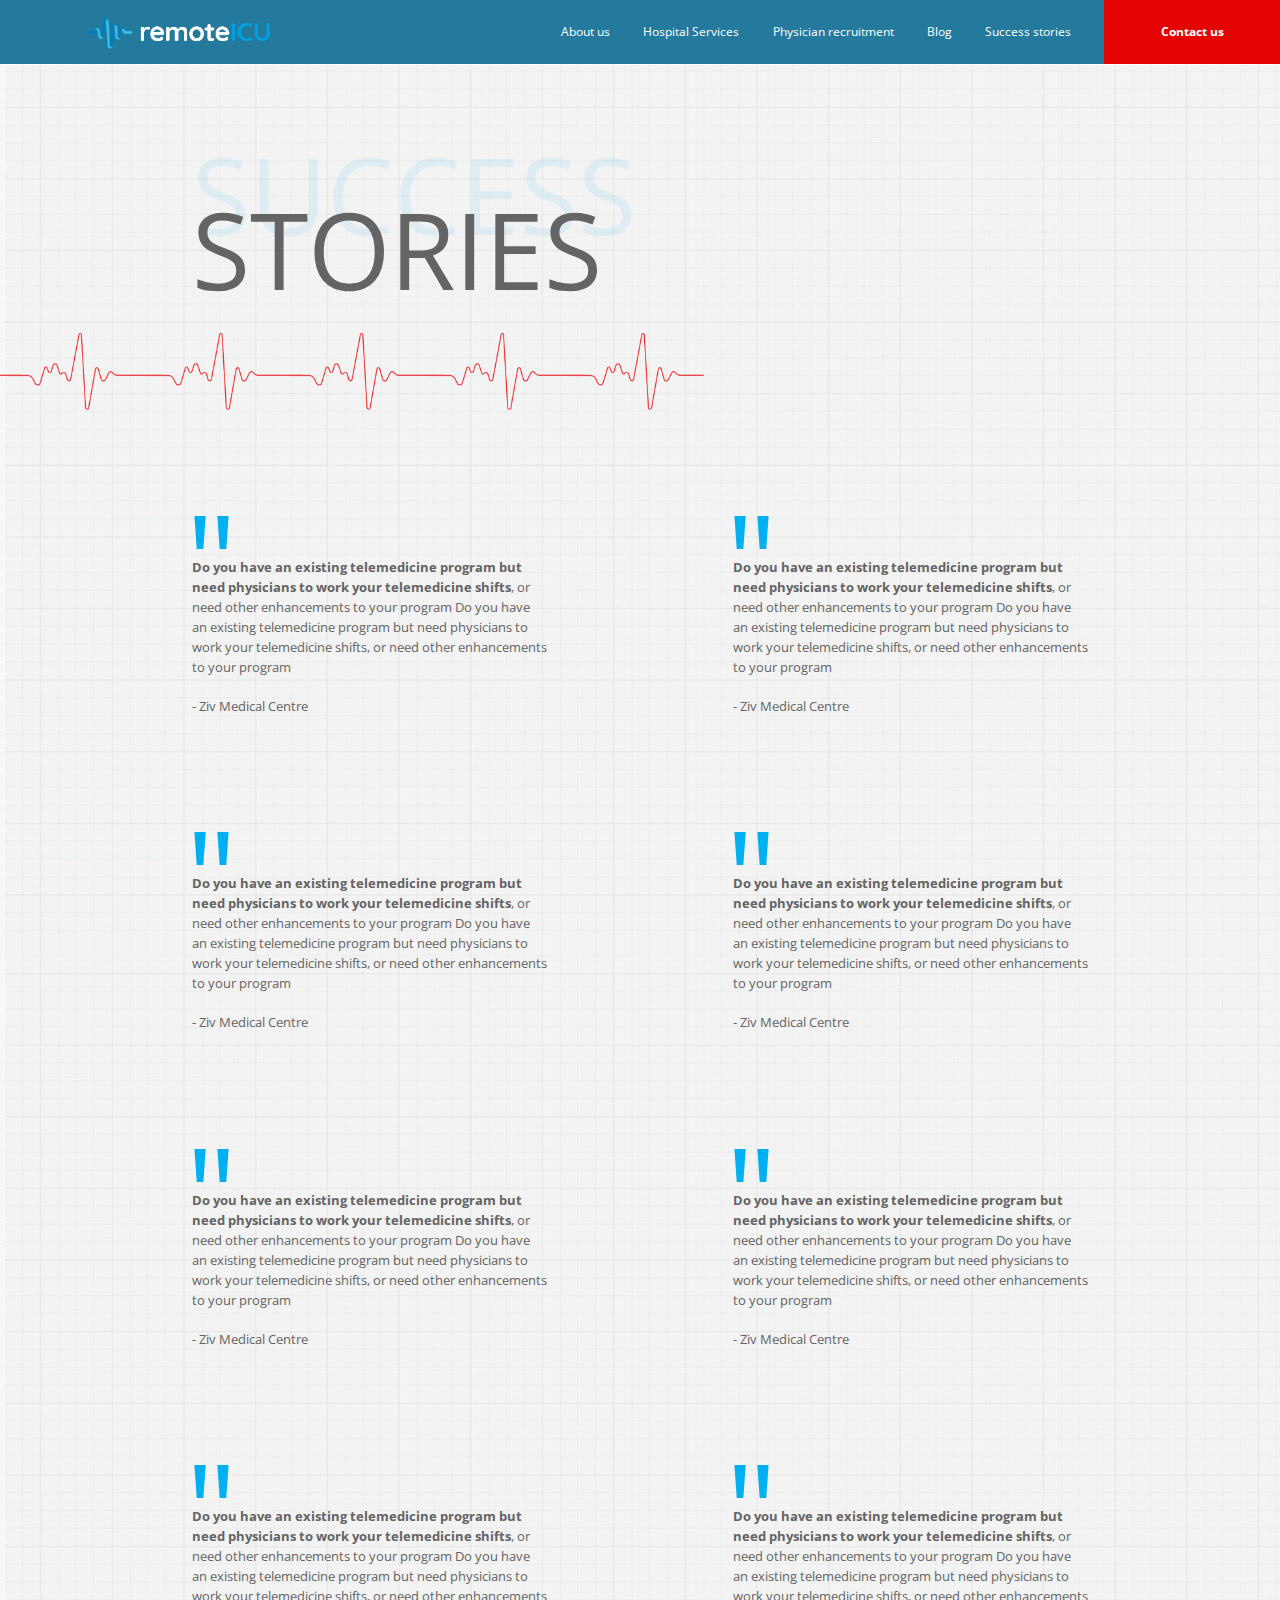
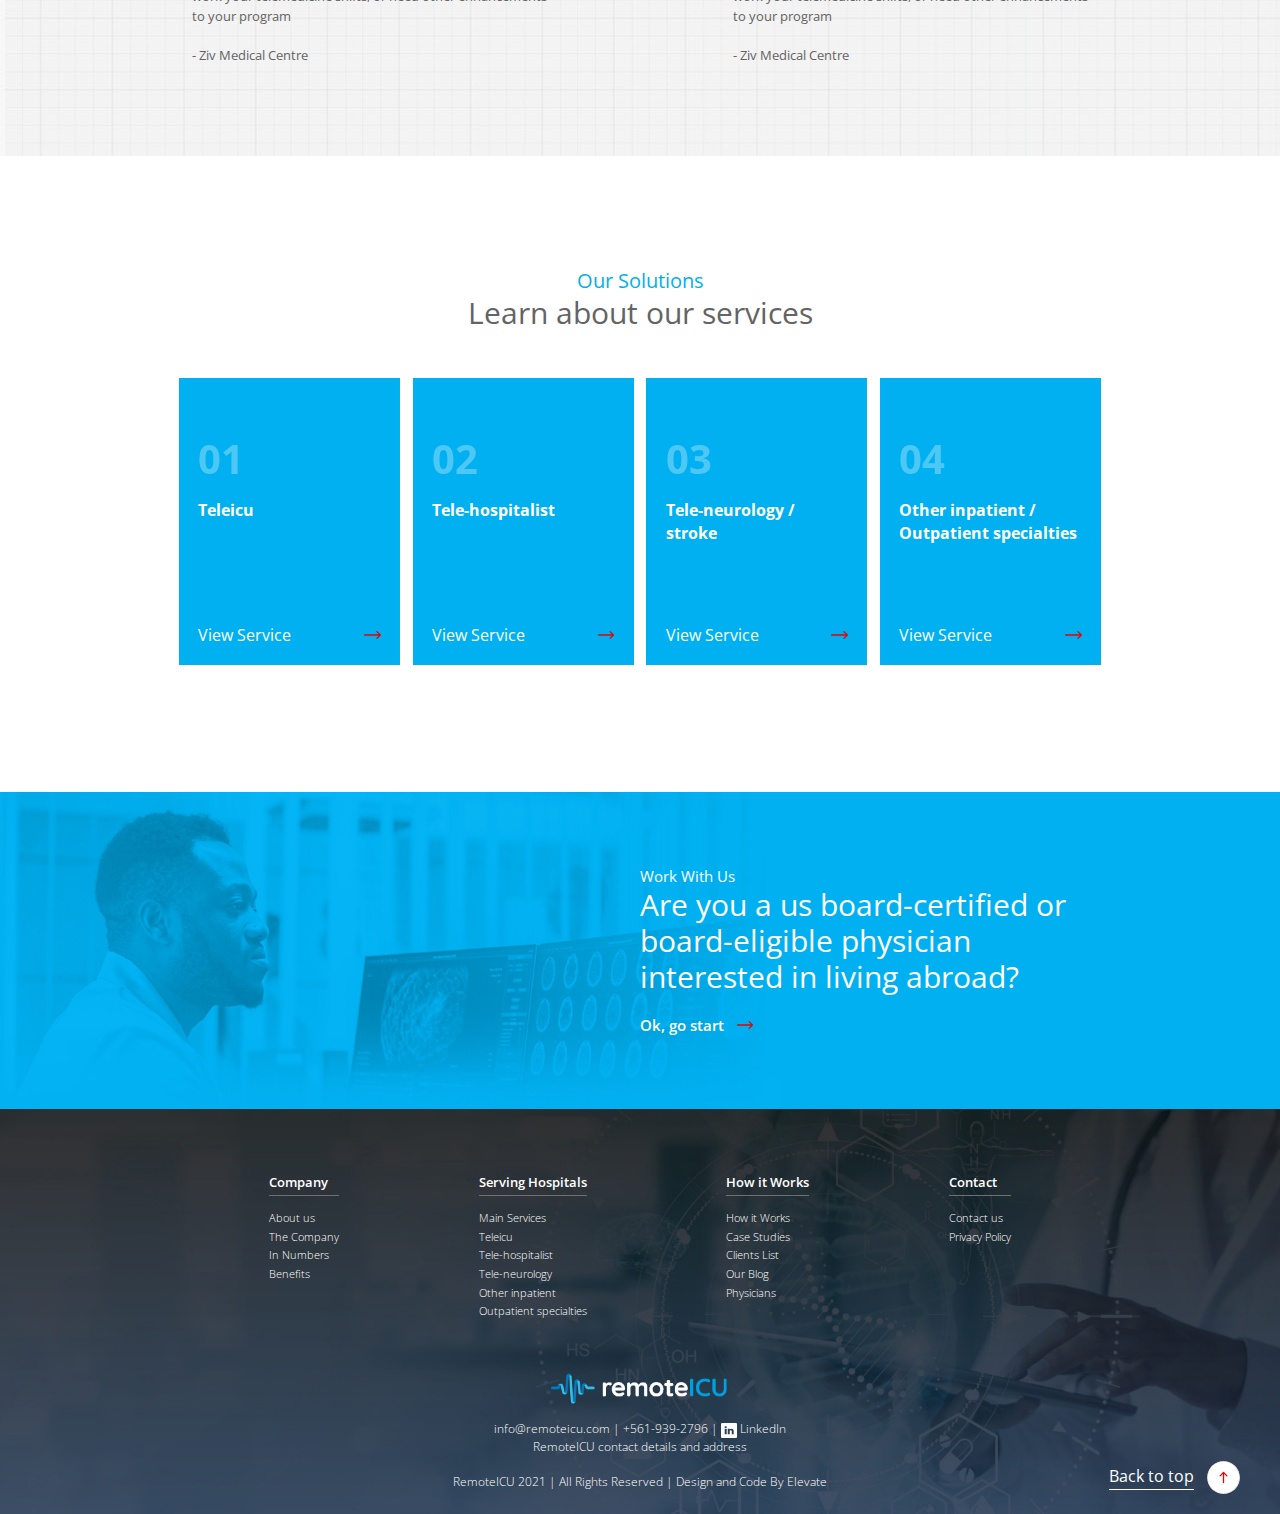
<file: stories.html>
<!DOCTYPE html>
<html lang="en-US">

<head>
  <!-- Meta -->
  <meta charset="UTF-8">
  <meta name="viewport" content="width=device-width, initial-scale=1.0">
  <meta name="description" content="RemoteICU">
  <title>RemoteICU — Stories</title>

  <!-- Fonts -->
  <link rel="preconnect" href="https://fonts.gstatic.com">
  <link href="https://fonts.googleapis.com/css2?family=Open+Sans:wght@300;400;600;700&display=swap" rel="stylesheet">

  <!-- Style (Vendor) -->
  <link rel="stylesheet" href="css/swiper-bundle.min.css">

  <!-- Style -->
  <link rel="stylesheet" href="css/style.css">
  <link rel="stylesheet" href="css/stories.css">
  
  <!-- Favicon -->
  <link rel="icon" href="img/icons/favicon.png">
</head>

<body>

  <!-- Header -->
  <header class="header header-non-transition">
    <div class="container">
      <!-- Logo -->
      <div class="header-logo">
        <img src="img/icons/logo.png" alt="remote-icu-logo">
      </div>
      <!-- Links -->
      <div class="header-links f-d-2 f-m-2">
        <ul>
          <!-- Item -->
          <li>
            <a href="#">About us</a>
          </li>
          <!-- Item -->
          <li>
            <a href="#">Hospital Services</a>
          </li>
          <!-- Item -->
          <li>
            <a href="#">Physician recruitment</a>
          </li>
          <!-- Item -->
          <li>
            <a href="#">Blog</a>
          </li>
          <!-- Item -->
          <li>
            <a href="#">Success stories </a>
          </li>
          <!-- Item -->
          <li>
            <a href="#" class="header-btn bold">Contact us</a>
          </li>
        </ul>
      </div>
      <!-- Hamburger -->
      <div class="header-hamburger">
        <button class="hamburger hamburger--slider" type="button" aria-label="hamburger-menu-button">
          <span class="hamburger-box">
            <span class="hamburger-inner"></span>
          </span>
        </button>
      </div>
    </div>
  </header>

    <!-- Stories Page -->
    <div class="stories-page">
      <div class="container">
        <h2 class="regular">
          <span>SUCCESS</span>
          <span>STORIES</span>
        </h2>
        <!-- Red Line -->
        <div class="red-line">
          <picture>
            <source media="(min-width:1024px)" srcset="img/global/red-line.png">
            <img src="img/global/red-line-short.png" alt="red-line-img">
          </picture>
        </div>
        <ul class="stories-grid">
          <!-- Item -->
          <li>
            <div class="story">
              <p class="quote text-blue">"</p>
              <p class="f-d-3 f-m-2">
                <span class="bold">Do you have an existing telemedicine program but need physicians to work your telemedicine shifts</span>, or need other enhancements to your program
                Do you have an existing telemedicine program but need physicians to work your telemedicine shifts, or need other enhancements to your program
              </p>
              <p class="f-d-3 f-m-1">- Ziv Medical Centre</p>
            </div>
          </li>
          <!-- Item -->
          <li>
            <div class="story">
              <p class="quote text-blue">"</p>
              <p class="f-d-3 f-m-2">
                <span class="bold">Do you have an existing telemedicine program but need physicians to work your telemedicine shifts</span>, or need other enhancements to your program
                Do you have an existing telemedicine program but need physicians to work your telemedicine shifts, or need other enhancements to your program
              </p>
              <p class="f-d-3 f-m-1">- Ziv Medical Centre</p>
            </div>
          </li>
          <!-- Item -->
          <li>
            <div class="story">
              <p class="quote text-blue">"</p>
              <p class="f-d-3 f-m-2">
                <span class="bold">Do you have an existing telemedicine program but need physicians to work your telemedicine shifts</span>, or need other enhancements to your program
                Do you have an existing telemedicine program but need physicians to work your telemedicine shifts, or need other enhancements to your program
              </p>
              <p class="f-d-3 f-m-1">- Ziv Medical Centre</p>
            </div>
          </li>
          <!-- Item -->
          <li>
            <div class="story">
              <p class="quote text-blue">"</p>
              <p class="f-d-3 f-m-2">
                <span class="bold">Do you have an existing telemedicine program but need physicians to work your telemedicine shifts</span>, or need other enhancements to your program
                Do you have an existing telemedicine program but need physicians to work your telemedicine shifts, or need other enhancements to your program
              </p>
              <p class="f-d-3 f-m-1">- Ziv Medical Centre</p>
            </div>
          </li>
          <!-- Item -->
          <li>
            <div class="story">
              <p class="quote text-blue">"</p>
              <p class="f-d-3 f-m-2">
                <span class="bold">Do you have an existing telemedicine program but need physicians to work your telemedicine shifts</span>, or need other enhancements to your program
                Do you have an existing telemedicine program but need physicians to work your telemedicine shifts, or need other enhancements to your program
              </p>
              <p class="f-d-3 f-m-1">- Ziv Medical Centre</p>
            </div>
          </li>
          <!-- Item -->
          <li>
            <div class="story">
              <p class="quote text-blue">"</p>
              <p class="f-d-3 f-m-2">
                <span class="bold">Do you have an existing telemedicine program but need physicians to work your telemedicine shifts</span>, or need other enhancements to your program
                Do you have an existing telemedicine program but need physicians to work your telemedicine shifts, or need other enhancements to your program
              </p>
              <p class="f-d-3 f-m-1">- Ziv Medical Centre</p>
            </div>
          </li>
          <!-- Item -->
          <li>
            <div class="story">
              <p class="quote text-blue">"</p>
              <p class="f-d-3 f-m-2">
                <span class="bold">Do you have an existing telemedicine program but need physicians to work your telemedicine shifts</span>, or need other enhancements to your program
                Do you have an existing telemedicine program but need physicians to work your telemedicine shifts, or need other enhancements to your program
              </p>
              <p class="f-d-3 f-m-1">- Ziv Medical Centre</p>
            </div>
          </li>
          <!-- Item -->
          <li>
            <div class="story">
              <p class="quote text-blue">"</p>
              <p class="f-d-3 f-m-2">
                <span class="bold">Do you have an existing telemedicine program but need physicians to work your telemedicine shifts</span>, or need other enhancements to your program
                Do you have an existing telemedicine program but need physicians to work your telemedicine shifts, or need other enhancements to your program
              </p>
              <p class="f-d-3 f-m-1">- Ziv Medical Centre</p>
            </div>
          </li>
        </ul>
      </div>
    </div>

  <!-- Stories Services -->
  <div class="stories-services">
    <div class="container">
      <p class="text-blue f-d-6 f-m-1">Our Solutions</p>
      <h2 class="f-d-7 f-m-4 regular">Learn about our services</h2>
      <!-- Cards -->
      <div class="service-cards">
        <ul>
          <!-- Item -->
          <li>
            <div class="text">
              <p class="f-d-8 f-m-5 number bold">01</p>
              <h3 class="f-d-5 f-m-2">Teleicu</h3>
              <p class="f-d-2 f-m-1 desc">Remoteicu tele-hospitalists perform shifts for the smallest to the largest
                telemedicine programs in the united states.</p>
              <a href="#">View Service <img src="img/icons/arrow-right-red.svg" alt="arrow-icon"></a>
            </div>
            <div class="img">
              <img src="img/global/service-cards-bg.jpg" alt="bg-img">
            </div>
          </li>
          <!-- Item -->
          <li>
            <div class="text">
              <p class="f-d-8 f-m-5 number bold">02</p>
              <h3 class="f-d-5 f-m-2">Tele-hospitalist</h3>
              <p class="f-d-2 f-m-1 desc">Remoteicu tele-hospitalists perform shifts for the smallest to the largest
                telemedicine programs in the united states.</p>
              <a href="#">View Service <img src="img/icons/arrow-right-red.svg" alt="arrow-icon"></a>
            </div>
            <div class="img">
              <img src="img/global/service-cards-bg.jpg" alt="bg-img">
            </div>
          </li>
          <!-- Item -->
          <li>
            <div class="text">
              <p class="f-d-8 f-m-5 number bold">03</p>
              <h3 class="f-d-5 f-m-2">Tele-neurology / stroke</h3>
              <p class="f-d-2 f-m-1 desc">Remoteicu tele-hospitalists perform shifts for the smallest to the largest
                telemedicine programs in the united states.</p>
              <a href="#">View Service <img src="img/icons/arrow-right-red.svg" alt="arrow-icon"></a>
            </div>
            <div class="img">
              <img src="img/global/service-cards-bg.jpg" alt="bg-img">
            </div>
          </li>
          <!-- Item -->
          <li>
            <div class="text">
              <p class="f-d-8 f-m-5 number bold">04</p>
              <h3 class="f-d-5 f-m-2">Other inpatient / Outpatient specialties</h3>
              <p class="f-d-2 f-m-1 desc">Remoteicu tele-hospitalists perform shifts for the smallest to the largest
                telemedicine programs in the united states.</p>
              <a href="#">View Service <img src="img/icons/arrow-right-red.svg" alt="arrow-icon"></a>
            </div>
            <div class="img">
              <img src="img/global/service-cards-bg.jpg" alt="bg-img">
            </div>
          </li>
        </ul>
      </div>
    </div>
  </div>

  <!-- Work With Us -->
  <div class="work-with-us">
    <div class="container">
      <div class="text">
        <p class="f-d-4 f-m-2">Work With Us</p>
        <h2 class="f-d-7 f-m-4 regular">Are you a us board-certified
          or board-eligible physician interested in living abroad?</h2>
        <a href="#" class="f-d-4 f-m-2 medium">Ok, go start <img src="img/icons/arrow-right-red.svg" alt="arrow-icon"></a>
      </div>
    </div>
  </div>

  <!-- Footer -->
  <footer class="footer">
    <div class="container">
      <!-- Links -->
      <div class="footer-links">
        <ul>
          <!-- Item -->
          <li>
            <!-- Collapse -->
            <div class="collapsible">
              <!-- Toggler -->
              <div class="collapse-toggler f-d-3 f-m-2 medium">
                Company
                <span class="d-mobile f-m-4 text-blue">+</span>
              </div>
              <!-- Collapse -->
              <div class="collapse f-d-1 f-m-1 light">
                <ul>
                  <!-- Item -->
                  <li>
                    <a href="#">About us</a>
                  </li>
                  <!-- Item -->
                  <li>
                    <a href="#">The Company</a>
                  </li>
                  <!-- Item -->
                  <li>
                    <a href="#">In Numbers</a>
                  </li>
                  <!-- Item -->
                  <li>
                    <a href="#">Benefits</a>
                  </li>
                </ul>
              </div>
            </div>
          </li>
          <!-- Item -->
          <li>
            <!-- Collapse -->
            <div class="collapsible">
              <!-- Toggler -->
              <div class="collapse-toggler f-d-3 f-m-2 medium">
                Serving Hospitals
                <span class="d-mobile f-m-4 text-blue">+</span>
              </div>
              <!-- Collapse -->
              <div class="collapse f-d-1 f-m-1 light">
                <ul>
                  <!-- Item -->
                  <li>
                    <a href="#">Main Services</a>
                  </li>
                  <!-- Item -->
                  <li>
                    <a href="#">Teleicu</a>
                  </li>
                  <!-- Item -->
                  <li>
                    <a href="#">Tele-hospitalist</a>
                  </li>
                  <!-- Item -->
                  <li>
                    <a href="#">Tele-neurology</a>
                  </li>
                  <!-- Item -->
                  <li>
                    <a href="#">Other inpatient</a>
                  </li>
                  <!-- Item -->
                  <li>
                    <a href="#">Outpatient specialties</a>
                  </li>
                </ul>
              </div>
            </div>
          </li>
          <!-- Item -->
          <li>
            <!-- Collapse -->
            <div class="collapsible">
              <!-- Toggler -->
              <div class="collapse-toggler f-d-3 f-m-2 medium">
                How it Works
                <span class="d-mobile f-m-4 text-blue">+</span>
              </div>
              <!-- Collapse -->
              <div class="collapse f-d-1 f-m-1 light">
                <ul>
                  <!-- Item -->
                  <li>
                    <a href="#">How it Works</a>
                  </li>
                  <!-- Item -->
                  <li>
                    <a href="#">Case Studies</a>
                  </li>
                  <!-- Item -->
                  <li>
                    <a href="#">Clients List</a>
                  </li>
                  <!-- Item -->
                  <li>
                    <a href="#">Our Blog</a>
                  </li>
                  <!-- Item -->
                  <li>
                    <a href="#">Physicians</a>
                  </li>
                </ul>
              </div>
            </div>
          </li>
          <!-- Item -->
          <li>
            <!-- Collapse -->
            <div class="collapsible">
              <!-- Toggler -->
              <div class="collapse-toggler f-d-3 f-m-2 medium">
                Contact
                <span class="d-mobile f-m-4 text-blue">+</span>
              </div>
              <!-- Collapse -->
              <div class="collapse f-d-1 f-m-1 light">
                <ul>
                  <!-- Item -->
                  <li>
                    <a href="#">Contact us</a>
                  </li>
                  <!-- Item -->
                  <li>
                    <a href="#">Privacy Policy</a>
                  </li>
                </ul>
              </div>
            </div>
          </li>
        </ul>
      </div>
      <!-- Logo -->
      <div class="footer-logo">
        <img src="img/icons/logo.png" alt="remote-icu-logo">
      </div>
      <!-- Copy -->
      <div class="footer-copy f-d-2 f-m-1 light">
        <p>
          info@remoteicu.com | +561-939-2796  | <img src="img/icons/linkedin-white.svg" alt="linkedin-icon"> LinkedIn
          <br>
          RemoteICU contact details and address
        </p>
        <p>RemoteICU 2021 | All Rights Reserved | Design and Code By Elevate</p>
      </div>
      <!-- Back To Top -->
      <div class="footer-back d-desktop">
        <a href="#">
          <span>Back to top</span>
          <img src="img/icons/back-to-top.svg" alt="back-to-top-icon">
        </a>
      </div>
    </div>
  </footer>

  <!-- Script (vendor) -->
  <script src="js/swiper-bundle.min.js"></script>

  <!-- Script -->
  <script src="js/app.js"></script>

</body>

</html>
</file>
<file: css/style.css>
/* #Variables
================================================== */
:root {
  --blue: #00B0F0;
  --red: #E40303;
  --gray: #646464;
  --dark: #181818;
}

/* #Global
================================================== */
body {
  font-family: 'Open Sans', sans-serif;
  font-weight: 400;
  line-height: 1.5;
}

body.no-scroll {
  overflow: hidden;
}

*,
*::after,
*::before {
  margin: 0;
  padding: 0;
  box-sizing: border-box;
}

*:focus {
  outline: none;
  box-shadow: none;
}

h1,
h2,
h3,
h4,
h5,
h6,
p {
  padding: 0;
  margin: 0;
}

figure {
  margin: 0;
  padding: 0;
}

img,
video {
  max-width: 100%;
  display: block;
}

ul {
  list-style: none;
}

a {
  text-decoration: none;
  color: inherit;
}

button {
  cursor: pointer;
}

input,
button,
select {
  font-family: inherit;
}

/* #Utilities
================================================== */
.container {
  margin: 0 auto;
}

.d-desktop {
  display: block;
}

.d-mobile {
  display: none;
}

.d-block {
  display: block;
}

@media (max-width: 1023.98px) {
  .container {
    width: 90%;
  }

  .d-desktop {
    display: none;
  }

  .d-mobile {
    display: block;
  }

  .d-none-mobile {
    display: none !important;
  }
}

/* #Typography
================================================== */
/* Font Desktop (f-d) */
.f-d-1 {
  font-size: 0.83vw !important; /* 16px */
}

.f-d-2 {
  font-size: 0.93vw !important; /* 18px */
}

.f-d-3 {
  font-size: 1.04vw !important; /* 20px */
}

.f-d-4 {
  font-size: 1.15vw !important; /* 22px */
}

.f-d-5 {
  font-size: 1.25vw !important; /* 24px */
}

.f-d-6 {
  font-size: 1.56vw !important; /* 30px */
}

.f-d-7 {
  font-size: 2.34vw !important; /* 45px */
}

.f-d-8 {
  font-size: 3.12vw !important; /* 60px */
}

.f-d-9 {
  font-size: 3.64vw !important; /* 70px */
}

.f-d-10 {font-size: 0.52vw !important; /* 10px */ }
.f-d-55 {font-size: 2.86vw !important; /* 55px */ }

/* Font Mobile (f-m) */
@media (max-width: 1023.98px) {
  .f-m-1 {
    font-size: 3.45vw !important; /* 26px */
  }

  .f-m-2 {
    font-size: 4vw !important; /* 30px */
  }

  .f-m-3 {
    font-size: 4.33vw !important; /* 40px */
  }

  .f-m-4 {
    font-size: 6vw !important; /* 45px */
  }

  .f-m-5 {
    font-size: 7.33vw !important; /* 55px */
  }

  .f-m-6 {
    font-size: 8vw !important; /* 60px */
  }
  
  .f-m-20 {font-size: 2.66vw !important; /* 20px */ }
  .f-m-50 {font-size: 6.66vw !important; /* 50px */ }
}

.light {
  font-weight: 300 !important;
}

.regular {
  font-weight: 400 !important;
}

.medium {
  font-weight: 600 !important;
}

.bold {
  font-weight: 700 !important;
}

.text-blue {
  color: var(--blue)!important;
}

.text-red {
  color: var(--red)!important;
}

.text-gray {
  color: var(--gray)!important;
}

.text-underline {
  text-decoration: underline!important;
}

/* #Buttons & Links
================================================== */
.btn {
  display: inline-flex;
  align-items: center;
  justify-content: center;
  height: 3.5vw;
  padding: 0 1.5vw;
  line-height: 1.35;
  border: 1px solid transparent;
}

.btn-small {
  height: 2.2vw;
  padding: 0 1.7vw;
}

.btn-large {
  height: 4.11vw;
  padding: 0 2.5vw;
}

.btn-primary {
  color: white;
  background-color: var(--blue);
}

.btn-secondary {
  color: var(--blue);
  background-color: white;
  border: 1px solid var(--blue);
}

.btn-tertiary {
  background-color: var(--red);
  color: white;
}

.btn-quintary {
  background-color: white;
  color: var(--red);
  border: 1px solid transparent;
}

.btn-arrow {
  width: 1.3vw;
  margin-left: 1.3vw;
}

.btn-icon {
  width: 2.35vw;
  height: 2.35vw;
  object-fit: contain;
  margin-right: 1.3vw;
}

@media (max-width: 1023.98px) {
  .btn {
    height: 15.3vw;
    padding: 0 6vw;
  }

  .btn-arrow {
    width: 5vw;
    margin-left: 4.5vw;
  }
  
  .btn-icon {
    width: 8.6vw;
    height: 8.6vw;
    margin-right: 4.5vw;
  }
}

/* #Collapse
================================================== */
.collapse {
  display: none;
}

.collapsible.show .collapse {
  display: block;
}

/* #Header
================================================== */
.header {
  position: fixed;
  top: 0;
  left: 0;
  width: 100%;
  transition: all .3s ease;
  color: white;
  text-align: center;
  border-bottom: 1px solid white;
  z-index: 10000;
}

.header.header-dark,
.header.show-menu {
  background-color: #247A9C;
}

.header.header-non-transition {
  background-color: #247A9C!important;
}

.header .container {
  display: flex;
  justify-content: space-between;
  padding-left: 6.77vw;
}

.header-logo {
  display: flex;
  align-items: center;
  justify-content: flex-start;
}

.header-logo img {
  width: 14.5vw;
}

.header-links ul {
  display: flex;
  height: 100%;
}

.header-links ul li:not(:last-child) {
  margin-right: 2.6vw;
}

.header-links ul li {
  display: flex;
  align-items: center;
  justify-content: center;
}

.header-links ul li a {
  height: 100%;
  display: flex;
  align-items: center;
  justify-content: center;
  padding-top: 1.8vw;
  padding-bottom: 1.8vw;
}

.header-links ul li .header-btn {
  padding: 0 4.4vw;
  padding-top: 1.15vw;
  padding-bottom: 1.15vw;
  background-color: var(--red);
}

@media (max-width: 1023.98px) {
  .header {
    padding: 4.5vw 0;
  }

  .header .container {
    padding-left: 0;
  }

  .header.show-menu .header-links {
    transform: translateY(100%) translateX(0);
    opacity: 1;
  }

  .header-logo img {
    width: 37vw;
  }

  .header-links {
    display: flex;

    height: 100vh;
    width: 100%;
    position: absolute;
    bottom: -1px;
    left: 0;
    transform: translateY(100%) translateX(-100%);
    opacity: 0;
    background-color: #247A9C;
    padding-top: 6vw;
    transition: all .3s ease;
  }

  .header-links ul {
    flex-direction: column;
    margin: 0 auto;
    width: 90%;
  }

  .header-links ul li {
    justify-content: flex-start;
  }

  .header-links ul li:not(:last-child) {
    margin-right: 0;
    margin-bottom: 4vw;
  }
  
  .header-links ul li a {
    padding-top: 0;
    padding-bottom: 0;
  }

  .header-links ul li .header-btn {
    padding: 2vw 6vw;
  }
}

/* #Hamburger
================================================== */
.header-hamburger {
  display: none;
}

@media (max-width: 1023.98px) {
  .header-hamburger {
    display: flex;
    align-items: center;
  }
}

.hamburger {
  font: inherit;
  display: inline-flex;
  align-items: center;
  overflow: visible;
  margin: 0;
  padding: 0;
  cursor: pointer;
  transition-timing-function: linear;
  transition-duration: .3s;
  transition-property: opacity, filter;
  text-transform: none;
  color: inherit;
  border: 0;
  background-color: transparent;
  outline: none!important;
}

.hamburger.is-active .hamburger-inner,
.hamburger.is-active .hamburger-inner:after,
.hamburger.is-active .hamburger-inner:before {
  background-color: white;
}

.hamburger-box {
  position: relative;
  display: inline-block;
  width: 9.2vw;
  height: 6.13vw;
}

.hamburger-inner {
  top: 50%;
  display: block;
  margin-top: -2px;
}

.hamburger-inner,
.hamburger-inner:after,
.hamburger-inner:before {
  position: absolute;
  width: 9.2vw;
  height: 0.53vw;
  transition-timing-function: ease;
  transition-duration: .3s;
  transition-property: transform;
  background-color: white;
}

.hamburger-inner:after,
.hamburger-inner:before {
  display: block;
  content: "";
}

.hamburger-inner:before {
  top: 0;
}

.hamburger-inner:after {
  bottom: 0;
}

.hamburger--slider .hamburger-inner {
  top: 0;
  margin-top: 0;
}

.hamburger--slider .hamburger-inner:before {
  top: 2.7vw;
  transition-timing-function: ease;
  transition-duration: .3s;
  transition-property: transform, opacity;
}

.hamburger--slider .hamburger-inner:after {
  top: 5.4vw;
}

.hamburger--slider.is-active .hamburger-inner {
  transform: translate3d(0, 2.7vw, 0) rotate(45deg);
}

.hamburger--slider.is-active .hamburger-inner:before {
  transform: rotate(-45deg) translate3d(-1vw, -2vw, 0);
  opacity: 0;
}

.hamburger--slider.is-active .hamburger-inner:after {
  transform: translate3d(0, -5.4vw, 0) rotate(-90deg);
}

/* #Footer
================================================== */
.footer {
  background-image: url('../img/global/footer.jpg');
  background-size: cover;
  background-position: center center;
  background-repeat: no-repeat;
  color: white;
  padding: 5vw 0 1.8vw 0;
  position: relative;
}

.footer .container {
  width: 58%;
}

.footer-links {
  margin-bottom: 3.9vw;
}

.footer-links > ul {
  display: flex;
  justify-content: space-between;
}

.footer-links .collapse {
  line-height: 1.75;
}

.footer-logo {
  display: flex;
  align-items: center;
  justify-content: center;
  margin-bottom: 1.3vw;
}

.footer-logo img {
  width: 13.9vw;
}

.footer-copy {
  text-align: center;
}

.footer-copy img {
  width: 1.2vw;
  display: inline-block;
  vertical-align: middle;
}

.footer-copy p:first-of-type {
  margin-bottom: 1.3vw;
}

.footer-back {
  position: absolute;
  bottom: 1.56vw;
  right: 3.12vw;
}

.footer-back span {
  border-bottom: 1px solid white;
  padding-bottom: 0.2vw;
}

.footer-back img {
  width: 2.55vw;
  border-radius: 50%;
  display: inline-block;
  vertical-align: middle;
  margin-left: .75vw;
}

@media (min-width: 1024px) {
  .footer-links .collapse-toggler {
    border-bottom: 1px solid #707070;
    margin-bottom: 1vw;
    padding-bottom: 0.2vw;
  }

  .footer-links .collapse {
    display: block;
  }
}

@media (max-width: 1023.98px) {
  .footer {
    background-position: top center;
    background-size: 650vw auto;
    padding: 6.75vw 0 5.2vw 0;
  }

  .footer .container {
    width: 90%;
  }

  .footer-links {
    margin-bottom: 12vw;
  }

  .footer-links > ul {
    flex-direction: column;
    justify-content: stretch;
  }

  .footer-links > ul > li:not(:last-child) {
    border-bottom: 1px solid #707070;
  }

  .footer-links .collapsible {
    padding: 2.2vw 0;
  }

  .footer-links .collapse-toggler {
    display: flex;
    align-items: center;
    justify-content: space-between;
  }

  .footer-logo {
    margin-bottom: 12.2vw;
  }
  
  .footer-logo img {
    width: 57.3vw;
  }

  .footer-copy img {
    width: 5vw;
  }
  
  .footer-copy p:first-of-type {
    margin-bottom: 3.3vw;
  }
}

/* #Banner
================================================== */
.banner {
  color: white;
  position: relative;
}

.banner .container {
  width: 80%;
  position: absolute;
  top: 50%;
  left: 50%;
  transform: translate(-50%, -50%);
  z-index: 10;
}

.banner-img,
.banner-img img {
  width: 100%;
}

.banner-overlay {
  position: absolute;
  top: 0;
  left: 0;
  width: 100%;
  height: 100%;
  background-image: url('../img/global/banner-overlay.png');
  background-size: cover;
  background-position: bottom center;
  background-repeat: no-repeat;
}

.banner-scroll {
  position: absolute;
  left: 50%;
  bottom: 2.08vw;
  transform: translateX(-50%);
}

.banner-scroll img {
  width: 2.45vw;
}

.banner-stars {
  width: 23.4vw;
  position: absolute;
  left: 14%;
  bottom: 0;
  transform: translateY(40%);
  z-index: 1;
}

.banner-text.right {
  padding-left: 45%;
}

.banner h1 {
  line-height: 1.2;
  margin-bottom: .5vw;
}

.banner p {
  margin-bottom: 3.12vw;
}

@media (max-width: 1023.98px) {
  .banner .container {
    width: 90%;
  }

  .banner-scroll {
    bottom: 6.66vw;
  }
  
  .banner-scroll img {
    width: 11.33vw;
  }

  .banner-stars {
    width: 60%;
    left: 0;
    transform: translateY(50%) translateX(-40%);
  }

  .banner-text.right {
    padding-left: 0;
  }

  .banner h1 {
    margin-bottom: 4vw;
  }

  .banner p {
    margin-bottom: 6vw;
  }
}

/* #About
================================================== */
.about {
  color: var(--gray);
  text-align: center;
  padding: 13vw 0 15vw 0;
  background-image: url('../img/global/about-bg.jpg');
  background-size: cover;
  background-position: center;
  background-repeat: no-repeat;
}

.about .container {
  width: 50%;
}

.about h2 {
  margin-bottom: 1.3vw;
}

@media (max-width: 1023.98px) {
  .about {
    padding: 26vw 0 13vw 0;
    background-position: bottom left;
  }

  .about .container {
    width: 90%;
  }

  .about h2 {
    max-width: 90%;
    margin: 0 auto 0 auto;
    margin-bottom: 4vw;
  }
}

/* #Numbers
================================================== */
.numbers {
  background-image: url('../img/global/numbers-bg.jpg');
  background-size: cover;
  background-position: center;
  background-repeat: no-repeat;
  padding: 8.3vw 0;
  color: var(--gray);
  text-align: center;
  position: relative;
  max-width: 100%;
}

.numbers .container {
  width: 58%;
}

.numbers h2 {
  margin-bottom: 4.15vw;
}

.numbers img {
  margin: 0 auto 3.3vw auto;
  width: 50%;
}

.numbers ul {
  display: grid;
  grid-template-columns: 1fr 3fr 1fr;
  text-align: center;
}

.numbers li:nth-child(2) {
  margin: 0 auto;
}

.numbers .line {
  margin: 0 auto 0.6vw auto;
  width: 3.9vw;
  height: 1px;
  background-color: var(--red);
}

.numbers-stars {
  position: absolute;
  bottom: 0;
  right: 0;
  width: 23%;
  transform: translate(0, 45%);
  overflow: hidden;
}

.numbers-stars img {
  width: 100%;
  margin: 0;
  transform: translateX(25%);
}

@media (max-width: 1023.98px) {
  .numbers {
    background-position: top left;
    padding: 24vw 0 20vw 0;
  }

  .numbers .container {
    width: 90%;
  }

  .numbers h2 {
    margin-bottom: 8.5vw;
  }

  .numbers img {
    margin: 0 auto 9.3vw auto;
    width: 73vw;
  }

  .numbers ul {
    grid-template-columns: 1fr 1.4fr 1fr;
  }

  .numbers .line {
    margin: 1.75vw auto 2.5vw auto;
    width: 10vw;
  }

  .numbers-stars {
    width: 60%;
    transform: translate(0, 70%);
  }

  .numbers-stars img {
    width: 100%;
    margin: 0;
    transform: translateX(50%);
  }
}

/* #Benefits
================================================== */
.benefits {
  background-image: url('../img/global/benefits-bg.jpg');
  background-position: top center;
  background-size: cover;
  background-repeat: no-repeat;
  padding: 11.5vw 0 6.25vw 0;
  color: white;
}

.benefits .container {
  width: 72%;
  display: grid;
  grid-template-columns: 2fr 3fr;
}

.benefits .container > .text p {
  margin-bottom: .75vw;
}

.benefits .text h2 {
  line-height: 1.2;
}

.benefits ul {
  display: grid;
  grid-template-columns: repeat(2, 1fr);
  column-gap: 1vw;
  row-gap: 1vw;
}

.benefits ul li {
  display: flex;
  min-height: 7.25vw;
}

.benefits ul p {
  margin: .25vw 0;
  line-height: 1.3;
}

.benefits ul .img {
  flex: 0 0 2.8vw;
  width: 2.8vw;
  height: 2.8vw;
  margin-right: 1vw;
}

.benefits ul .img img {
  width: 100%;
  height: 100%;
  object-fit: contain;
}

.benefits .collapse-toggler {
  display: flex;
  align-items: center;
  cursor: pointer;
}

.benefits .collapsible .more {
  display: block;
}

.benefits .collapsible.show .more {
  display: none;
}

.benefits .collapsible .less {
  display: none;
}

.benefits .collapsible.show .less {
  display: block;
}

@media (max-width: 1023.98px) {
  .benefits {
    padding: 14vw 0 16.6vw 0;
    background-size: 670vw auto;
    background-position: top;
  }

  .benefits .container {
    width: 90%;
    grid-template-columns: 1fr;
  }

  .benefits .container > .text {
    margin-bottom: 9vw;
  }

  .benefits .container > .text p {
    margin-bottom: 3.33vw;
  }

  .benefits .container > .text h2 br {
    display: none;
  }

  .benefits ul {
    grid-template-columns: 1fr 1fr;
    column-gap: 4vw;
    row-gap: 8vw;
    max-width: 100%;
    margin: 0;
  }
  
  .benefits ul p {
    max-width: 100%;
    margin: 1vw 0;
  }

  .benefits ul li {
    flex-direction: column;
    align-items: center;
    justify-content: flex-start;
    text-align: center;
  }

  .benefits ul li h3 {
    max-width: 85%;
    margin: 0 auto;
  }

  .benefits ul .img {
    width: 9vw;
    flex: 0 0 9vw;
    height: 9vw;
    margin-right: 0;
    margin-bottom: 3vw;
  }

  .benefits .collapse-toggler {
    justify-content: center;
  }
}

/* #Service Cards
================================================== */
.service-cards ul {
  display: grid;
  grid-template-columns: repeat(4, 1fr);
  column-gap: 1vw;
}

.service-cards ul li {
  color: white;
  background-color: var(--blue);
  padding: 1.5vw;
  line-height: 1.4;
  position: relative;
}

.service-cards .text {
  position: relative;
  z-index: 1;
  display: flex;
  flex-direction: column;
  justify-content: flex-end;
  height: 100%;
}

.service-cards .number {
  opacity: .3;
  margin-top: 2.6vw;
  margin-bottom: 1vw;
}

.service-cards a {
  display: flex;
  align-items: center;
  justify-content: space-between;
  padding-top: 1vw;
  margin-top: auto;
}

.service-cards a img {
  flex: 0 0 1.3vw;
  width: 1.3vw;
}

.service-cards .img {
  position: absolute;
  top: 0;
  left: 0;
  width: 100%;
  height: 100%;
  opacity: 0;
}

.service-cards .img img {
  width: 100%;
  height: 100%;
  object-fit: cover;
}

.service-cards .img,
.service-cards .desc {
  opacity: 0;
  transition: all .3s ease;
}

.service-cards li:hover .img,
.service-cards li:hover .desc {
  opacity: 1;
}

@media (max-width: 1023.98px) {
  .service-cards ul {
    grid-template-columns: 1fr 1fr;
    row-gap: 2.5vw;
    column-gap: 2.5vw;
    grid-auto-rows: 1fr;
  }

  .service-cards ul li {
    padding: 4vw;
  }

  .service-cards .number {
    margin-top: 4vw;
    margin-bottom: 2vw;
  }

  .service-cards .img,
  .service-cards .desc {
    display: none;
  }

  .service-cards a {
    padding-top: 4vw;
  }

  .service-cards a img {
    flex: 0 0 5vw;
    width: 5vw;
  }
}

/* #How It Works
================================================== */
.how-it-works {
  padding: 12vw 0 8vw 0;
  color: var(--gray);
  position: relative;
  overflow: hidden;
}

.how-it-works .container {
  width: 72%;
  display: grid;
  grid-template-columns: repeat(2, 1fr);
}

.how-it-works h2 {
  margin-bottom: 2.6vw;
  padding-left: 1.95vw;
}

.how-it-works ul {
  margin-bottom: 3.12vw;
}

.how-it-works ul li {
  display: flex;
  align-items: center;
  position: relative;
}

.how-it-works ul li:not(:last-child)::after {
  content: '';
  width: 1px;
  height: 1.5vw;
  background-color: var(--blue);
  position: absolute;
  left: 1.95vw;
  bottom: 0;
  transform: translateY(85%);
}

.how-it-works ul li:not(:last-child) {
  margin-bottom: 1vw;
}

.how-it-works .number {
  background-color: var(--blue);
  color: white;
  margin-right: 3.12vw;
  width: 3.9vw;
  height: 3.9vw;
  flex: 0 0 3.9vw;
  border-radius: 50%;
  display: flex;
  align-items: center;
  justify-content: center;
}

.how-it-works a {
  margin-left: 7vw;
}

.how-it-works .img {
  width: 60%;
  position: absolute;
  top: 50%;
  right: 0;
  transform: translate(15%, -50%);
  z-index: -1;
}

@media (max-width: 1023.98px) {
  .how-it-works {
    padding: 15vw 0 4vw 0;
  }
  
  .how-it-works .container {
    width: 100%;
    grid-template-columns: 1fr;
  }

  .how-it-works .container > .text {
    width: 90%;
    margin: 0 auto 4.5vw auto;
  }

  .how-it-works .img {
    width: 100%;
    position: static;
    transform: none;
  }

  .how-it-works .img img {
    transform: translateX(-15%);
  }

  .how-it-works h2 {
    margin-bottom: 8.6vw;
    padding-left: 0;
  }

  .how-it-works .number {
    margin-right: 7vw;
    width: 10vw;
    height: 10vw;
    flex: 0 0 10vw;
  }

  .how-it-works ul {
    margin-bottom: 18vw;
  }

  .how-it-works ul li:not(:last-child) {
    margin-bottom: 4vw;
  }

  .how-it-works ul li:not(:last-child)::after {
    height: 15vw;
    left: 5vw;
    bottom: 0;
    transform: translateY(65%);
  }

  .how-it-works a {
    margin-left: 0;
  }
}

/* #Stories
================================================== */
.stories {
  color: var(--gray);
  overflow: hidden;
}

.stories h2 {
  font-size: 8.3vw;
  line-height: 1;
  margin-left: 15vw;
  margin-bottom: -4.5vw;
}

.stories h2 span {
  display: block;
}

.stories h2 span:first-child {
  color: #00b0f017;
}

.stories h2 span:last-child {
  margin-top: -4vw;
}

.stories .box {
  padding: 14vw 0 6.8vw 0;
  background-image: url('../img/global/grid-bg.jpg');
}

.stories .swiper-container {
  max-width: 62.5%;
  margin: 0 auto;
  position: relative;
  padding-bottom: 7.3vw;
}

.stories .red-line {
  width: 56%;
  margin-left: auto;
  margin-top: -4vw;
}

.stories .quote {
  font-size: 10vw;
  line-height: 1;
  margin-bottom: -5vw;
  margin-left: -.5vw;
}

.stories .story {
  max-width: 87%;
}

.stories .story p:last-child {
  margin-top: 1.5vw;
}

.stories .swiper-arrows {
  position: absolute;
  left: 0;
  bottom: .5vw;
  display: flex;
  flex-direction: row-reverse;
  align-items: center;
  justify-content: center;
}

.stories .swiper-arrows .swiper-button-prev,
.stories .swiper-arrows .swiper-button-next {
  position: static;
  background-color: white;
  border-radius: 50%;
  width: 3.9vw;
  height: 3.9vw;
  box-shadow: 0 3px 6px rgba(0, 0, 0, .15);
}

.stories .swiper-arrows .swiper-button-prev {
  margin-right: 1vw;
}

.stories .swiper-arrows .swiper-button-prev::after,
.stories .swiper-arrows .swiper-button-next::after {
  width: 1.3vw;
  height: 1.3vw;
  background-image: url('../img/icons/arrow-right-red.svg');
  background-position: center;
  background-size: contain;
  background-repeat: no-repeat;
  content: '';
}

.stories .swiper-arrows .swiper-button-prev::after {
  transform: rotate(180deg);
}

@media (max-width: 1023.98px) {
  .stories {
    padding-top: 4vw;
  }

  .stories .container {
    width: 100%;
  }

  .stories h2 {
    font-size: 21vw;
    max-width: 90%;
    margin: 0 auto -12vw auto;
  }
  
  .stories h2 span:last-child {
    margin-top: -10vw;
  }

  .stories .quote {
    font-size: 25vw;
    margin-left: -2vw;
    margin-bottom: -10vw;
    margin-left: 0;
  }
  
  .stories .story {
    max-width: 100%;
  }

  .stories .story p:last-child {
    margin-top: 4.6vw;
  }

  .stories .box {
    padding: 30vw 0 12vw 0;
  }
  
  .stories .swiper-container {
    max-width: 90%;
    padding-bottom: 28vw;
  }

  .stories .red-line {
    width: 180%;
    margin-top: 8vw;
    overflow: hidden;
  }

  .stories .red-line img {
    transform: translateX(15%);
  }

  .stories .swiper-arrows {
    bottom: 1vw;
  }
  
  .stories .swiper-arrows .swiper-button-prev,
  .stories .swiper-arrows .swiper-button-next {
    width: 15vw;
    height: 15vw;
  }
  
  .stories .swiper-arrows .swiper-button-prev {
    margin-right: 8vw;
  }
  
  .stories .swiper-arrows .swiper-button-prev::after,
  .stories .swiper-arrows .swiper-button-next::after {
    width: 5vw;
    height: 5vw;
  }
}

/* #Work With Us
================================================== */
.work-with-us {
  background-color: var(--blue);
  background-image: url('../img/global/work-with-us-bg.jpg');
  background-repeat: no-repeat;
  background-size: contain;
  background-position: left center;
  color: white;
  padding: 5.7vw 0;
}

.work-with-us .container {
  width: 72%;
}

.work-with-us .text {
  padding-left: 50%;
}

.work-with-us h2 {
  line-height: 1.2;
  margin-bottom: 1.5vw;
}

.work-with-us a {
  display: flex;
  align-items: center;
}

.work-with-us a img {
  width: 1.3vw;
  margin-left: 1vw;
  vertical-align: middle;
}

@media (max-width: 1023.98px) {
  .work-with-us {
    background-position: left top;
    background-size: 155% auto;
    padding: 11vw 0;
  }

  .work-with-us .container {
    width: 90%;
  }

  .work-with-us .text {
    padding-left: 0;
    padding-top: 55vw;
  }

  .work-with-us a img {
    width: 5vw;
    margin-left: 4vw;
  }

  .work-with-us h2 {
    line-height: 1.2;
    margin-top: 4vw;
  }
  
  .work-with-us a {
    margin-top: 6vw;
  }
}

/* #Our Blog
================================================== */
.our-blog {
  padding: 7.7vw 0 14.5vw 0;
}

.our-blog .container {
  padding-left: 14%;
  display: grid;
  grid-template-columns: 4fr 6fr;
  align-items: center;
}

.our-blog h2 {
  font-size: 8.3vw;
  line-height: 1;
  color: var(--gray);
  margin-bottom: -2vw;
}

.our-blog h2 span {
  display: block;
}

.our-blog h2 span:first-child {
  color: #00b0f017;
}

.our-blog h2 span:last-child {
  margin-top: -4vw;
}

.our-blog .swiper-container {
  min-height: 0;
  max-height: 100%;
  min-width: 0;
  max-width: 100%;
}

.our-blog .swiper-slide {
  padding-right: 1.3vw;
}

.our-blog .blog-post {
  background-color: var(--blue);
  color: white;
  border-radius: 1vw;
  padding: 3vw 2vw 2vw 2vw;
}

.our-blog .blog-post h3 {
  margin-bottom: 1.3vw;
  margin-top: .5vw;
  line-height: 1.2;
}

.our-blog .blog-post a {
  display: flex;
  align-items: center;
  margin-top: 1.3vw;
}

.our-blog .blog-post a img {
  width: 1.3vw;
  flex: 0 0 1.3vw;
  margin-left: 1vw;
}

.our-blog .swiper-arrows {
  display: flex;
  flex-direction: row-reverse;
  align-items: center;
  justify-content: center;
  padding-right: 3vw;
}

.our-blog .swiper-arrows .swiper-button-prev,
.our-blog .swiper-arrows .swiper-button-next {
  position: static;
  background-color: white;
  border-radius: 50%;
  width: 3.9vw;
  height: 3.9vw;
  box-shadow: 0 3px 6px rgba(0, 0, 0, .15);
  margin-top: 0;
}

.our-blog .swiper-arrows .swiper-button-prev {
  margin-right: 1vw;
}

.our-blog .swiper-arrows .swiper-button-prev::after,
.our-blog .swiper-arrows .swiper-button-next::after {
  width: 1.3vw;
  height: 1.3vw;
  background-image: url('../img/icons/arrow-right-red.svg');
  background-position: center;
  background-size: contain;
  background-repeat: no-repeat;
  content: '';
}

.our-blog .swiper-arrows .swiper-button-prev::after {
  transform: rotate(180deg);
}

@media (max-width: 1023.98px) {
  .our-blog {
    padding: 13vw 0 20vw 0;
  }
  
  .our-blog .container {
    padding-left: 0;
    display: block;
    width: 100%;
  }

  .our-blog .text {
    margin-bottom: 13vw;
    margin-left: auto;
    margin-right: auto;
    width: 90%;
  }

  .our-blog h2 {
    font-size: 21vw;
    margin: 0 auto -5vw auto;
  }
  
  .our-blog h2 span:last-child {
    margin-top: -10vw;
  }

  .our-blog .swiper-container {
    margin-left: 5%;
  }

  .our-blog .swiper-slide {
    padding-right: 6vw;
  }

  .our-blog .blog-post {
    border-radius: 4.6vw;
    padding: 9.3vw 7.3vw 7.3vw 7.3vw;
  }
  
  .our-blog .blog-post h3 {
    margin-bottom: 5vw;
    margin-top: 1.5vw;
  }
  
  .our-blog .blog-post a {
    margin-top: 5vw;
  }
  
  .our-blog .blog-post a img {
    width: 5vw;
    flex: 0 0 5vw;
    margin-left: 4vw;
  }

  .our-blog .swiper-arrows {
    bottom: 1vw;
  }
  
  .our-blog .swiper-arrows .swiper-button-prev,
  .our-blog .swiper-arrows .swiper-button-next {
    width: 15vw;
    height: 15vw;
  }
  
  .our-blog .swiper-arrows .swiper-button-prev {
    margin-right: 8vw;
  }
  
  .our-blog .swiper-arrows .swiper-button-prev::after,
  .our-blog .swiper-arrows .swiper-button-next::after {
    width: 5vw;
    height: 5vw;
  }
}

/* #Why Work
================================================== */
.why-work {
  padding: 9vw 0;
  text-align: center;
}

.why-work .container {
  width: 55%;
}

.why-work h2 {
  margin-bottom: 5.5vw;
}

.why-work-grid ul {
  display: grid;
  grid-template-columns: 1fr 1fr;
  align-items: flex-start;
  row-gap: 3vw;
  column-gap: 14vw;
}

.why-work-grid ul li {
  box-shadow: 0 62px 99px rgba(0, 0, 0, .1);
  padding: 3vw;
  border-left: 5px solid var(--blue);
  background-color: white;
}

.why-work-grid ul li:nth-child(even) {
  margin-top: 5.2vw;
}

.why-work-grid ul li p {
  text-transform: uppercase;
}

@media (max-width: 1023.98px) {
  .why-work {
    padding: 22vw 0 25vw 0;
  }

  .why-work .container {
    width: 90%;
  }

  .why-work h2 {
    margin-bottom: 14vw;
  }

  .why-work-grid ul {
    grid-template-columns: 1fr;
    row-gap: 7.5vw;
  }

  .why-work-grid ul li {
    padding: 11vw 7.3vw;
  }
  

  .why-work-grid ul li:nth-child(even) {
    margin-top: 0;
    margin-left: 24.5vw;
  }
  
  .why-work-grid ul li:nth-child(odd) {
    margin-top: 0;
    margin-right: 24.5vw;
  }
}

/* #Contact Form
================================================== */
.contact-form {
  margin: 0 auto;
  width: 85%;
  color: white;
  position: relative;
  overflow: hidden;
  padding: 3.125vw 8.3vw 5.2vw 8.3vw;
}

.contact-form-blue {
  background-color: var(--blue);
}

.contact-form-red {
  background-color: var(--red);
}

.contact-form .text {
  position: relative;
  z-index: 1;
}

.contact-form .bg {
  position: absolute;
  top: 0;
  left: 0;
  width: 100%;
  height: 100%;
}

.contact-form .bg img {
  height: 100%;
  width: 100%;
  object-fit: contain;
  object-position: left center;
}

.contact-form.contact-form-red .bg img {
  object-fit: cover;
}

.contact-form h2 {
  margin-bottom: 3.125vw;
}

.contact-form form {
  display: grid;
  grid-template-columns: 8.2fr 1.8fr;
  column-gap: 4vw;
  align-items: flex-end;
}

.contact-form form > div:first-child {
  display: grid;
  grid-template-columns: repeat(2, 1fr);
  column-gap: 4vw;
  row-gap: 3.65vw;
}

.contact-form label,
.contact-form input,
.contact-form textarea,
.contact-form select {
  display: block;
  width: 100%;
  color: white;
  font-size: inherit;
}

.contact-form input,
.contact-form textarea,
.contact-form select {
  border: none;
  border-radius: 0;
  background-color: transparent;
  border-bottom: 1px solid white;
  padding: .75vw 0;
  font-family: inherit;
  transition: all .3s ease;
}

.contact-form input::placeholder,
.contact-form textarea::placeholder,
.contact-form select::placeholder {
  color: white;
}

.contact-form .form-group.double {
  display: grid;
  grid-template-columns: repeat(2, 1fr);
  column-gap: 4vw;
}

.contact-form option {
  color: black;
}

@media (max-width: 1023.98px) {
  .contact-form {
    width: 100%;
    padding: 70vw 5% 19vw 5%;
  }

  .contact-form.contact-form-red {
    padding: 19vw 5%;
  }

  .contact-form h2 {
    margin-bottom: 8vw;
  }

  .contact-form form {
    display: block;
  }
  
  .contact-form form > div:first-child {
    display: block;
  }

  .contact-form .form-group.double {
    display: block;
  }

  .contact-form form button {
    margin-top: 15vw;
  }

  .contact-form form input {
    margin-bottom: 2vw;
  }

  .contact-form input,
  .contact-form textarea,
  .contact-form select {
    padding: 4vw 0;
  }

  .contact-form .bg {
    width: 155%;
  }
  
  .contact-form .bg img {
    object-position: top left;
  }

  .contact-form.contact-form-red .bg img {
    object-position: center;
  }
}

/* #Blog Card
================================================== */
.blog-card {
  box-shadow: 0 15px 20px rgba(0, 0, 0, .18);
}

.blog-card .img {
  padding-top: 66.66%;
  position: relative;
}

.blog-card .img img {
  position: absolute;
  top: 0;
  left: 0;
  width: 100%;
  height: 100%;
  object-fit: cover;
  object-position: center;
}

.blog-card .text {
  padding: 1.3vw;
}

.blog-card h2 {
  margin: 0.35vw 0 .75vw 0;
}

.blog-card .blog-line {
  width: 7.8vw;
  margin-bottom: .75vw;
}

.blog-card a {
  display: inline-block;
  margin-top: 1.3vw;
}

.blog-card a img {
  display: inline-block;
  margin-left: .5vw;
}

@media (max-width: 1023.98px) {
  .blog-card .text {
    padding: 5.3vw;
  }

  .blog-card h2 {
    margin: 2vw 0 4vw 0;
  }
  
  .blog-card a {
    margin-top: 5.3vw;
  }
  
  .blog-card a img {
    margin-left: 1vw;
  }

  .blog-card .blog-line {
    width: 25vw;
    margin-bottom: 4vw;
  }
}

/* #Mini Blog Slider
================================================== */
.mini-blog-slider {
  text-align: center;
  padding: 7.8vw 0 6.5vw 0;
}

.mini-blog-slider .container {
  width: 100%;
}

.mini-blog-slider .heading  {
  margin-bottom: 3.125vw;
}

.mini-blog-slider .heading p {
  margin: 0 auto;
  max-width: 26.56vw;
  line-height: 1.56;
  margin-top: .25vw;
}

.mini-blog-slider .swiper-container {
  margin: -1.8vw 0 4.68vw 0;
  padding-bottom: 1.71vw;
}

.mini-blog-slider .swiper-slide {
  padding: 1.8vw 1.56vw;
  height: auto;
}

.mini-blog-slider .swiper-pagination {
  bottom: 0;
}

@media (max-width: 1023.98px) {
  .mini-blog-slider {
    padding: 16vw 0 4vw 0;
  }
  
  .mini-blog-slider .heading  {
    margin-bottom: 8vw;
    text-align: left;
    padding: 0 3.73vw;
  }
  
  .mini-blog-slider .heading p {
    margin: 0 auto;
    max-width: 100%;
    margin-top: 2.66vw;
  }
  
  .mini-blog-slider .swiper-container {
    margin: -4.66vw 0 10vw 0;
    padding-bottom: 8vw;
  }
  
  .mini-blog-slider .swiper-slide {
    padding: 4.66vw 3.73vw;
  }
}

/* #Mini Blog Card
================================================== */
.mini-blog-card {
  text-align: left;
  box-shadow: 0 .78vw 1.04vw rgba(118, 130, 183, .18);
  display: flex;
  min-height: 15.78vw;
  height: 100%;
}

.mini-blog-card .title {
  background-color: #00B0F0;
  color: white;
  padding: 2vw 1.3vw;
  flex: 0 0 36%;
}

.mini-blog-card .text {
  flex-grow: 1;
  padding: 2vw;
  display: flex;
  flex-direction: column;
}

.mini-blog-card .text a {
  display: inline-block;
  margin-top: auto;
  padding-top: 1.3vw;
}

.mini-blog-card .text a img {
  display: inline-block;
  margin-left: .5vw;
}

@media (max-width: 1023.98px) {
  .mini-blog-card {
    box-shadow: 0 2vw 2.66vw rgba(118, 130, 183, .18);
    display: block;
    min-height: 0;
  }
  
  .mini-blog-card .title {
    padding: 6vw 5.6vw 12vw 5.6vw;
  }

  .mini-blog-card .title p {
    margin-bottom: 2vw;
  }
  
  .mini-blog-card .text {
    padding: 6vw 5.33vw 6.66vw 5.33vw;
    display: block;
  }
  
  .mini-blog-card .text a {
    display: inline-block;
    margin-top: auto;
    padding-top: 17.33vw;
  }
  
  .mini-blog-card .text a img {
    display: inline-block;
    margin-left: .5vw;
  }
}

/* #Mini Blog Page
================================================== */
.mini-blog {
  padding: 5.2vw 0 0 0;
}

.mini-blog .heading {
  text-align: center;
  margin-bottom: 3.125vw;
}

.mini-blog .container {
  width: 76.77%;
}

.mini-blog ul {
  display: flex;
  flex-wrap: wrap;
  margin: -1.5vw;
}

.mini-blog ul li {
  padding: 1.5vw;
  flex: 0 0 50%;
}

@media (max-width: 1023.98px) {
  .mini-blog-page .banner .container {
    top: 50%;
    transform: translate(-50%, -50%);
  }

  .mini-blog {
    padding: 25vw 0 0 0;
  }
  
  .mini-blog .heading {
    text-align: center;
    margin-bottom: 8vw;
  }

  .mini-blog .heading br {
    display: none;
  }
  
  .mini-blog .container {
    width: 100%;
    padding: 0 3.73vw;
  }
  
  .mini-blog ul {
    display: block;
    margin: 0;
  }
  
  .mini-blog ul li {
    padding: 0;
  }

  .mini-blog ul li:not(:last-child) {
    margin-bottom: 8vw;
  }
}

/* #Popup
================================================== */
.popup {
  position: fixed;
  top: 0;
  left: 0;
  width: 100%;
  height: 100%;
  display: flex;
  align-items: center;
  justify-content: center;
  background-color: rgba(0, 0, 0, .5);
  z-index: 20000;
  opacity: 0;
  visibility: hidden;
  transition: all .4s ease;
  overflow-y: auto;
}

.popup.show {
  opacity: 1;
  visibility: visible;
}

.popup .popup-content {
  width: 37.5%;
  height: 25.41vw;
  background-color: white;
  display: flex;
  flex-direction: column;
  align-items: flex-start;
  justify-content: flex-start;
  padding: 2.34vw;
}

.popup .popup-content h2 {
  margin-bottom: .5vw;
}

.popup .popup-content a {
  margin-top: auto;
}

@media (max-width: 1023.98px) {
  .popup .popup-content {
    width: 89%;
    height: auto;
  }
  
  .popup .popup-content {
    padding: 6vw;
  }

  .popup .popup-content h2 {
    margin-bottom: 1.33vw;
  }

  .popup .popup-content a {
    margin-top: 6vw;
  }
}
</file>
<file: css/home.css>
/* #Home Services
================================================== */
.home-services {
  padding: 12vw 0;
  max-width: 100%;
}

.home-services .container {
  width: 72%;
}

.home-services .container > .text {
  display: grid;
  grid-template-columns: 3.5fr 6.5fr;
  margin-bottom: 3vw;
}

.home-services .container > .text h2 {
  line-height: 1.2;
}

.home-services .text-grid {
  display: grid;
  grid-template-columns: repeat(2, 1fr);
  column-gap: 1.5vw;
  row-gap: 1.3vw;
}

.home-services .text-grid p:last-of-type {
  grid-column: 1 / -1;
}

@media (max-width: 1023.98px) {
  .home-services {
    padding: 15vw 0 10vw 0;
  }

  .home-services .container {
    width: 90%;
  }

  .home-services .container > .text h2 {
    margin-bottom: 5.5vw;
  }

  .home-services .container > .text {
    grid-template-columns: 1fr;
    margin-bottom: 8.6vw;
  }

  .home-services .text-grid {
    grid-template-columns: 1fr;
    row-gap: 5.5vw;
  }
}
</file>
<file: css/about-service.css>
/* #Banner
================================================== */
.banner p {
  margin-bottom: 2.25vw;
}

@media (max-width: 1023.98px) {
  .banner .container {
    top: 70%;
  }

  .banner p {
    margin-bottom: 6vw;
  }
}

/* #About Service
================================================== */
.about-service {
  padding: 5.5vw 0 12vw 0;
  color: var(--gray);
}

.about-service .container {
  width: 80%;
  display: grid;
  grid-template-columns: 4.5fr 5.5fr;
}

.about-service .img img {
  width: 100%;
}

.about-service .bullet-icon {
  width: 0.57vw;
  margin-right: 0.57vw;
  display: inline-block;
}

.about-service .text {
  padding-top: 5.2vw;
  padding-right: 2.2vw;
}

.about-service h2 {
  color: #00b0f04d;
  font-size: 5.83vw;
  line-height: 1;
  margin-bottom: 1.5vw;
}

.about-service ul {
  margin: 2.35vw 0 3.9vw 0;
}

@media (max-width: 1023.98px) {
  .about-service {
    padding: 8vw 0 13vw 0;
  }
  
  .about-service .container {
    width: 90%;
    display: flex;
    flex-direction: column-reverse;
  }

  .about-service .img {
    width: 70vw;
    margin-left: auto;
    margin-bottom: 8vw;
  }

  .about-service .bullet-icon {
    width: 2.6vw;
    margin-right: 2.6vw;
  }

  .about-service h2 {
    font-size: 15vw;
    margin-bottom: 5vw;
  }

  .about-service .text {
    padding-top: 0;
    padding-right: 0;
  }

  .about-service ul {
    margin: 6vw 0 9vw 0;
  }
}

/* #Contact Form
================================================== */
.contact-form {
  margin: -5.2vw auto 9.6vw auto;
}

@media (max-width: 1023.98px) {
  .contact-form {
    margin: 0;
  }
}

/* #About Service Cards 
================================================== */
.about-service-cards {
  margin: 8.8vw 0 2.6vw 0;
}

.about-service-cards .container {
  width: 72%;
}

@media (max-width: 1023.98px) {
  .about-service-cards {
    margin: 20vw 0 0 0;
  }

  .about-service-cards .container {
    width: 90%;
  }
}

/* #FAQ
================================================== */
.faq {
  padding: 1.5vw 0 5.2vw 0;
}

.faq .container {
  width: 72%;
}

.faq .collapse-toggler {
  cursor: pointer;
  display: flex;
  justify-content: space-between;
  align-items: center;
  user-select: none;
}

.faq .collapsible {
  border-bottom: 1px solid #E3E3E3;
  padding: 1.5vw 0;
}

.faq .collapse {
  color: var(--gray);
  margin-top: 1vw;
}

.faq .collapse p {
  width: 70%;
}

.faq h2 {
  color: #00b0f04d;
  font-size: 5.83vw;
  line-height: 1;
  margin-bottom: 3.7vw;
}

.faq .symbol {
  color: var(--blue);
  font-size: 2.5vw;
  line-height: 1;
}

.faq .plus {
  display: block;
}

.faq .show .plus {
  display: none;
}

.faq .minus {
  display: none;
}

.faq .show .minus {
  display: block;
}

@media (max-width: 1023.98px) {
  .faq {
    padding: 13vw 0 18vw 0;
  }
  
  .faq .container {
    width: 90%;
  }

  .faq .symbol {
    font-size: 5vw;
  }

  .faq h2 {
    font-size: 15vw;
    margin-bottom: 3.7vw;
  }

  .faq .collapse p {
    width: 100%;
  }

  .faq .collapsible {
    padding: 5vw 0;
  }
  
  .faq .collapse {
    margin-top: 4vw;
  }
}
</file>
<file: css/about-us.css>
/* #About Us Page
================================================== */
@media (max-width: 1023.98px) {
  .banner .container {
    top: 70%;
  }
}
</file>
<file: css/blog-single.css>
/* #Blog Single Banner
================================================== */
.blog-single-banner {
  position: relative;
}

.blog-single-banner .banner-text {
  background-color: white;
  color: black;
  position: absolute;
  left: 0;
  bottom: 0;
  width: 40%;
  padding: 2.8vw 2.8vw 0 10vw;
}

.blog-single-banner h1 {
  line-height: 1.4;
  margin-top: .5vw;
}

@media (max-width: 1023.98px) {
  .blog-single-banner .banner-text {
    width: 83%;
    padding: 5vw 5vw 0 5vw;
  }

  .blog-single-banner h1 {
    margin-top: 2vw;
  }
}

/* #Blog Services
================================================== */
.blog-services {
  padding: 8.8vw 0 9.9vw 0;
}

.blog-services .container {
  width: 72%;
}

.blog-services .container > p,
.blog-services .container > h2 {
  text-align: center;
  line-height: 1.3;
}

.blog-services .container > h2 {
  color: var(--gray);
  margin-bottom: 3.5vw;
}

@media (max-width: 1023.98px) {
  .blog-services {
    padding: 20vw 0;
  }
  
  .blog-services .container {
    width: 90%;
  }

  .blog-services .container > h2 {
    margin-bottom: 6.66vw;
  }
}

/* #Related Posts
================================================== */
.related-posts {
  margin-top: 6vw;
}

.related-posts .container {
  width: 80%;
}

.related-posts .container > h2 {
  text-align: center;
  margin-bottom: 2.8vw;
}

.related-posts .swiper-container {
  padding-bottom: 3vw;
}

.related-posts .swiper-slide {
  padding: 2.4%;
}

.related-posts .swiper-pagination-bullet {
  background: #00b0f046;
  opacity: 1;
}

.related-posts .swiper-pagination-bullet-active {
  background: #00B0F0;
}

@media (max-width: 1023.98px) {
  .related-posts {
    margin-top: 30vw;
  }

  .related-posts .container {
    width: 100%;
  }

  .related-posts .container > h2 {
    margin-bottom: 5vw;
  }

  .related-posts .swiper-slide {
    padding: 5%;
  }

  .related-posts .swiper-container {
    padding-bottom: 8vw;
  }
}

/* #Blog Single
================================================== */
.blog-single {
  margin-top: 7.3vw;
}

.blog-single .container {
  width: 50%;
  display: flex;
}

.blog-single-icons {
  flex: 0 0 4.15vw;
}

.blog-single-icons li:not(:last-child) {
  margin-bottom: 1.3vw;
}

.blog-single-icons img {
  width: 1vw;
  height: 1vw;
  object-fit: contain;
}

.blog-single-disclaimer {
  margin-bottom: 1.5vw;
  line-height: 1.8;
}

@media (max-width: 1023.98px) {
  .blog-single {
    margin-top: 11.3vw;
  }

  .blog-single .container {
    width: 90%;
    flex-direction: column-reverse;
  }

  .blog-single-icons {
    flex: 0;
    margin-top: 11.3vw;
  }

  .blog-single-icons ul {
    display: flex;
    align-items: center;
    justify-content: center;
  }

  .blog-single-icons li:not(:last-child) {
    margin-bottom: 0;
    margin-right: 7vw;
  }

  .blog-single-icons img {
    width: 5vw;
    height: 5vw;
  }

  .blog-single-disclaimer {
    margin-bottom: 6vw;
    line-height: 1.5;
  }
}
</file>
<file: css/blog.css>
/* #Banner
================================================== */
@media (max-width: 1023.98px) {
  .banner .container {
    top: 70%;
  }
}

/* #Blog
================================================== */
.blog {
  margin-top: 7.8vw;
}

.blog .container {
  width: 77%;
}

.blog .blog-navigation {
  margin-bottom: 3.65vw;
}

.blog .blog-navigation ul {
  display: flex;
  align-items: center;
  justify-content: center;
}

.blog .blog-navigation li {
  padding: 0 .25vw;
}

.blog .blog-navigation a {
  padding: 0 .5vw .25vw .5vw;
}

.blog .blog-navigation li.active a {
  border-bottom: 3px solid var(--blue);
}

.blog .blog-posts {
  display: grid;
  grid-template-columns: repeat(3, 1fr);
  column-gap: 3.65vw;
  row-gap: 4.15vw;
}

@media (max-width: 1023.98px) {
  .blog {
    margin-top: 22.5vw;
  }
  
  .blog .container {
    width: 90%;
  }

  .blog .blog-navigation {
    margin-bottom: 12vw;
  }
  
  .blog .blog-navigation li {
    padding: 0 1vw;
  }

  .blog .blog-navigation a {
    padding: 0 1vw 1vw 1vw;
  }

  .blog .blog-posts {
    display: block;
  }

  .blog .blog-posts li:not(:last-child) {
    margin-bottom: 5vw;
  }
}

/* #Blog Services
================================================== */
.blog-services {
  padding: 8.8vw 0 9.9vw 0;
}

.blog-services .container {
  width: 72%;
}

.blog-services .container > p,
.blog-services .container > h2 {
  text-align: center;
  line-height: 1.3;
}

.blog-services .container > h2 {
  color: var(--gray);
  margin-bottom: 3.5vw;
}

@media (max-width: 1023.98px) {
  .blog-services {
    padding: 20vw 0;
  }
  
  .blog-services .container {
    width: 90%;
  }

  .blog-services .container > h2 {
    margin-bottom: 6.66vw;
  }
}

/* #Newsletter
================================================== */
.newsletter {
  text-align: center;
  margin-top: 7vw;
}

.newsletter .container {
  width: 30%;
}

.newsletter h2 {
  margin-bottom: 1vw;
}

.newsletter p {
  margin-bottom: 1.3vw;
}

.newsletter form {
  width: 100%;
  display: flex;
  border-radius: 4px;
  overflow: hidden;
}

.newsletter input {
  flex-grow: 1;
  background-color: #F5F5F5;
  border: none;
  padding-left: 1.5vw;
  color: black;
}

.newsletter input::placeholder {
  color: #C2C2C2;
}

.newsletter input,
.newsletter button {
  font-family: inherit;
  font-size: inherit;
}

@media (max-width: 1023.98px) {
  .newsletter {
    margin-top: 20vw;
  }
  
  .newsletter .container {
    width: 90%;
  }

  .newsletter h2 {
    margin-bottom: 5.8vw;
  }
  
  .newsletter p {
    margin-bottom: 7.2vw;
  }

  .newsletter input {
    padding-left: 4vw;
  }

  .newsletter .btn {
    height: 13vw;
    padding: 0 4vw;
  }

  .newsletter .btn-arrow {
    margin-left: 2vw;
  }
}
</file>
<file: css/careers.css>
/* #Banner
================================================== */
.careers-banner {
  padding-top: 5vw;
}

.careers-banner .container {
  display: grid;
  grid-template-columns: repeat(2, 1fr);
  align-items: center;
}

.careers-banner .text {
  padding: 0 3vw 0 14vw;
}

.careers-banner h1 {
  line-height: 1.15;
  margin-bottom: 3vw;
}

.careers-banner ul {
  margin-bottom: 3.3vw;
}

.careers-banner ul li:not(:last-child) {
  margin-bottom: 1vw;
}

.careers-banner ul img {
  width: 1.65vw;
  margin-right: 0.65vw;
  display: inline-block;
}

@media (max-width: 1023.98px) {
  .careers-banner {
    padding-top: 16vw;
  }

  .careers-banner .container {
    display: flex;
    flex-direction: column-reverse;
    align-items: flex-end;
    width: 100%;
  }

  .careers-banner .img {
    width: 66%;
  }

  .careers-banner .text {
    padding: 0 5%;
    width: 100%;
  }

  .careers-banner h1 {
    margin-bottom: 5vw;
  }
  
  .careers-banner ul {
    margin-bottom: 5vw;
  }
  
  .careers-banner ul li:not(:last-child) {
    margin-bottom: 1vw;
  }

  .careers-banner ul img {
    width: 4.2vw;
    margin-right: 2vw;
  }
}

/* #Careers Who
================================================== */
.careers-who {
  padding: 6vw 0;
}

.careers-who .container {
  width: 74%;
}

.careers-who h2 {
  text-align: center;
  margin-bottom: 6.5vw;
}

.careers-who ul {
  display: grid;
  grid-template-columns: repeat(3, 1fr);
  column-gap: 5.5vw;
}

.careers-who h3 {
  border-bottom: 5px solid var(--blue);
  margin-bottom: 1.3vw;
  padding-bottom: 1.3vw;
}

@media (max-width: 1023.98px) {
  .careers-who {
    padding: 12vw 0 0 0;
  }

  .careers-who .container {
    width: 90%;
  }

  .careers-who h2 {
    text-align: left;
    margin-bottom: 10vw;
  }

  .careers-who ul {
    display: block;
  }

  .careers-who ul li:not(:last-child) {
    margin-bottom: 10vw;
  }
}

/* #Careers Benefits
================================================== */
.careers-benefits .container {
  display: grid;
  grid-template-columns: repeat(2, 1fr);
  align-items: center;
}

.careers-benefits .img img {
  width: 100%;
}

.careers-benefits .text {
  padding-left: 3.65vw;
  padding-right: 8.8vw;
}

.careers-benefits h2 {
  padding-bottom: 1vw;
  margin-bottom: 1vw;
  position: relative;
}

.careers-benefits h2::after {
  content: '';
  position: absolute;
  bottom: 0;
  left: 0;
  width: 5.2vw;
  height: 5px;
  background-color: var(--blue);
}

.careers-benefits ul {
  margin: 3vw 0;
}

.careers-benefits ul li {
  display: flex;
}

.careers-benefits ul li:not(:last-child) {
  margin-bottom: 2.5vw;
}

.careers-benefits ul img {
  width: 5.5vw;
  flex: 0 0 5.5vw;
  margin-right: 1.65vw;
}

@media (max-width: 1023.98px) {
  .careers-benefits {
    padding-bottom: 15vw;
  }

  .careers-benefits .container {
    display: block;
    width: 100%;
  }

  .careers-benefits .text {
    padding: 0;
    width: 90%;
    margin: 0 auto;
  }

  .careers-benefits h2 {
    padding-bottom: 7vw;
    margin-bottom: 7vw;
  }
  
  .careers-benefits h2::after {
    width: 13.3vw;
  }

  .careers-benefits ul {
    margin: 13vw 0;
  }

  .careers-benefits ul li:not(:last-child) {
    margin-bottom: 6vw;
  }

  .careers-benefits ul img {
    width: 19.5vw;
    flex: 0 0 19.5vw;
    margin-right: 5vw;
  }
}

/* #Careers About
================================================== */
.careers-about {
  padding: 8.3vw 0 13vw 0;
  background-image: url('../img/careers/about-bg.jpg');
  background-size: cover;
  background-repeat: no-repeat;
  background-position: center center;
  text-align: center;
  color: var(--gray);
}

.careers-about .container {
  width: 58%;
}

.careers-about h2 {
  color: black;
  margin-bottom: 3.3vw;
}

.careers-about p.light {
  margin-top: 1.3vw;
}

.careers-about .img {
  width: 20vw;
  margin: 3.5vw auto 4vw auto;
}

.careers-about .img img {
  width: 100%;
}

.careers-about ul {
  display: grid;
  grid-template-columns: 1fr 3fr 1fr;
  text-align: center;
}

.careers-about li:nth-child(2) {
  margin: 0 auto;
}

.careers-about .line {
  margin: 0 auto 0.6vw auto;
  width: 3.9vw;
  height: 1px;
  background-color: var(--red);
}

@media (max-width: 1023.98px) {
  .careers-about {
    padding: 20vw 0;
  }
  
  .careers-about .container {
    width: 90%;
  }

  .careers-about h2 {
    margin-bottom: 6vw;
  }

  .careers-about h3 {
    max-width: 90%;
    margin: 0 auto;
  }
  
  .careers-about p.light {
    margin-top: 9vw;
  }

  .careers-about ul {
    grid-template-columns: 1fr 1.4fr 1fr;
  }

  .careers-about .line {
    margin: 1.75vw auto 2.5vw auto;
    width: 10vw;
  }

  .careers-about .img {
    width: 52vw;
    margin: 8vw auto;
  }
}

/* #Contact Form
================================================== */
.contact-form {
  margin-bottom: 6vw;
}

@media (max-width: 1023.98px) {
  .contact-form {
    margin-bottom: 13vw;
  }
}
</file>
<file: css/contact.css>
/* #Contact Page
================================================== */
.contact-page {
  padding: 0 0 12vw 0;
}

.contact-page .container {
  width: 80%;
  display: grid;
  grid-template-columns: 5.6fr 4.4fr;
}

.contact-page .get-in-touch {
  box-shadow: 0 20px 60px rgba(0,0,0, .08);
  padding: 2vw 5.2vw;
  border-radius: 8px;
  transform: translateY(-3.65vw);
  background-color: white;
}

.contact-page .get-in-touch h2 {
  margin-bottom: 1.8vw;
}

.contact-page .get-in-touch label,
.contact-page .get-in-touch input,
.contact-page .get-in-touch textarea,
.contact-page .get-in-touch select {
  display: block;
  width: 100%;
  font-size: inherit;
}

.contact-page .get-in-touch input,
.contact-page .get-in-touch textarea,
.contact-page .get-in-touch select {
  border: none;
  border-radius: 0;
  background-color: transparent;
  border-bottom: 1px solid #E5E5E5;
  padding: .75vw 0;
  font-family: inherit;
  transition: all .3s ease;
}

.contact-page .get-in-touch input::placeholder,
.contact-page .get-in-touch textarea::placeholder,
.contact-page .get-in-touch select::placeholder {
  color: #AFAFAF;
}

.contact-page .get-in-touch input:focus,
.contact-page .get-in-touch textarea:focus {
  border-bottom: 1px solid black;
}

.contact-page .get-in-touch .form-group {
  margin-bottom: 1.8vw;
}

.contact-page .get-in-touch .form-group.double {
  display: grid;
  grid-template-columns: repeat(2, 1fr);
  column-gap: 2.3vw;
}

.contact-page .contact-details {
  padding-top: 4.7vw;
  padding-left: 4.7vw;
}

.contact-page .contact-details p {
  margin-bottom: 1.3vw;
}

.contact-page .contact-details li:not(:last-child) {
  margin-bottom: 1.2vw;
}

.contact-page .contact-details li a {
  display: flex;
  align-items: center;
}

.contact-page .contact-details li img {
  flex: 0 0 1.15vw;
  width: 1.15vw;
  margin-right: 1vw;
}

@media (max-width: 1023.98px) {
  .banner .container {
    top: 70%;
  }

  .contact-page {
    padding: 0 0 25vw 0;
  }
  
  .contact-page .container {
    width: 95%;
    margin-right: 0;
    grid-template-columns: 1fr;
  }

  .contact-page .get-in-touch .form-group.double {
    grid-template-columns: 1fr;
  }

  .contact-page .get-in-touch .form-group.double > div:not(:last-child), 
  .contact-page .get-in-touch .form-group {
    margin-bottom: 6.66vw;
  }

  .contact-page .get-in-touch {
    padding: 10vw;
    transform: translateY(-14.5vw);
  }

  .contact-page .get-in-touch h2 {
    margin-bottom: 8.5vw;
  }

  .contact-page .get-in-touch input,
  .contact-page .get-in-touch textarea,
  .contact-page .get-in-touch select {
    padding: 4vw 0;
  }

  .contact-page .contact-details {
    padding-top: 19vw;
    padding-left: 10vw;
  }
  
  .contact-page .contact-details p {
    margin-bottom: 8vw;
  }
  
  .contact-page .contact-details li:not(:last-child) {
    margin-bottom: 6vw;
  }
  
  .contact-page .contact-details li img {
    flex: 0 0 5vw;
    width: 5vw;
    margin-right: 4vw;
  }
}
</file>
<file: css/solutions.css>
/* #Banner
================================================== */
@media (max-width: 1023.98px) {
  .banner .container {
    top: 70%;
  }
}

/* #Solutions Cards
================================================== */
.solutions-cards .container {
  width: 72%;
}

@media (max-width: 1023.98px) {
  .solutions-cards .container {
    width: 90%;
  }
}

/* #Red Line
================================================== */
.red-line {
  padding: 1.56vw 0;
  overflow: hidden;
}

.red-line,
.red-line img {
  width: 100%;
}

@media (max-width: 1023.98px) {
  .red-line {
    padding: 5vw 0;
  }

  .red-line img {
    width: 70%;
    margin-left: auto;
  }
}

/* #Our Solutions Top
================================================== */
.our-solutions-top {
  padding: 3.5vw 0 6.77vw 0;
}

.our-solutions-top .container {
  width: 80%;
  position: relative;
}

.our-solutions-top .img {
  position: absolute;
  top: 0;
  right: 0;
  width: 62%;
  z-index: -1;
}

.our-solutions-top .text {
  padding-top: 10vw;
}

.our-solutions-top .p-grid {
  display: grid;
  grid-template-columns: repeat(2, 1fr);
  column-gap: 2.6vw;
  width: 60%;
  margin-bottom: 2.6vw;
}

.our-solutions-top p.text-red {
  margin-top: 3.3vw;
}

.our-solutions-top .img img {
  width: 100%;
}

.our-solutions-top h2 {
  color: #00b0f04d;
  font-size: 5.83vw;
  line-height: 1;
  margin-bottom: 1.5vw;
}

@media (max-width: 1023.98px) {
  .our-solutions-top {
    padding: 8vw 0 17vw 0;
  }
  
  .our-solutions-top .container {
    width: 90%;
    position: relative;
  }

  .our-solutions-top h2 {
    font-size: 15vw;
    margin-bottom: 7vw;
  }

  .our-solutions-top .img {
    width: 70vw;
  }

  .our-solutions-top .text {
    padding-top: 20vw;
  }

  .our-solutions-top br {
    display: none;
  }

  .our-solutions-top .p-grid {
    display: block;
    width: 100%;
    margin-bottom: 12vw;
  }

  .our-solutions-top .p-grid p:first-child {
    margin-bottom: 4.6vw;
  }

  .our-solutions-top p.text-red {
    margin-top: 4vw;
  }
}

/* #Our Solutions Bottom
================================================== */
.our-solutions-bottom {
  background-image: url('../img/global/grid-bg.jpg');
  background-position: bottom center;
  background-repeat: no-repeat;
  background-size: 100% 83%;
  padding-bottom: 5.2vw;
}

@media (max-width: 1023.98px) {
  .our-solutions-bottom {
    background-size: 100% 93%;
    padding-bottom: 0;
  }
}
</file>
<file: css/stories.css>
/* #Stories Page
================================================== */
.stories-page {
  padding-top: 11vw;
  padding-bottom: 7vw;
  background-image: url('../img/global/grid-bg.jpg');
  position: relative;
}

.stories-page .container {
  width: 70%;
}

.stories-page {
  color: var(--gray);
  overflow: hidden;
}

.stories-page .red-line {
  position: absolute;
  top: 26vw;
  left: 0;
  width: 55%;
}

.stories-page h2 {
  font-size: 8.3vw;
  line-height: 1;
}

.stories-page h2 span {
  display: block;
}

.stories-page h2 span:first-child {
  color: #00b0f017;
}

.stories-page h2 span:last-child {
  margin-top: -4vw;
}

.stories-page .quote {
  font-size: 10vw;
  line-height: 1;
  margin-bottom: -5vw;
  margin-left: -.5vw;
}

.stories-page .stories-grid {
  display: grid;
  grid-template-columns: repeat(2, 1fr);
  column-gap: 14.5vw;
  row-gap: 7.3vw;
  margin-top: 15vw;
}

.stories-page .story p:last-child {
  margin-top: 1.5vw;
}

@media (max-width: 1023.98px) {
  .stories-page {
    padding-top: 25vw;
    padding-bottom: 20vw;
  }

  .stories-page .container {
    width: 90%;
  }

  .stories-page h2 {
    font-size: 21vw;
  }
  
  .stories-page h2 span:last-child {
    margin-top: -10vw;
  }

  .stories-page .quote {
    font-size: 25vw;
    margin-left: -2vw;
    margin-bottom: -10vw;
    margin-left: 0;
  }

  .stories-page .story p:last-child {
    margin-top: 4.6vw;
  }

  .stories-page .stories-grid {
    display: block;
    margin-top: 44vw;
  }

  .stories-page .stories-grid li:not(:last-child) {
    margin-bottom: 17vw;
  }

  .stories-page .red-line {
    top: 70vw;
    width: 70%;
  }
}

/* #Stories Services
================================================== */
.stories-services {
  padding: 8.8vw 0 9.9vw 0;
}

.stories-services .container {
  width: 72%;
}

.stories-services .container > p,
.stories-services .container > h2 {
  text-align: center;
  line-height: 1.3;
}

.stories-services .container > h2 {
  color: var(--gray);
  margin-bottom: 3.5vw;
}

@media (max-width: 1023.98px) {
  .stories-services {
    padding: 20vw 0;
  }
  
  .stories-services .container {
    width: 90%;
  }

  .stories-services .container > h2 {
    margin-bottom: 6.66vw;
  }
}
</file>
